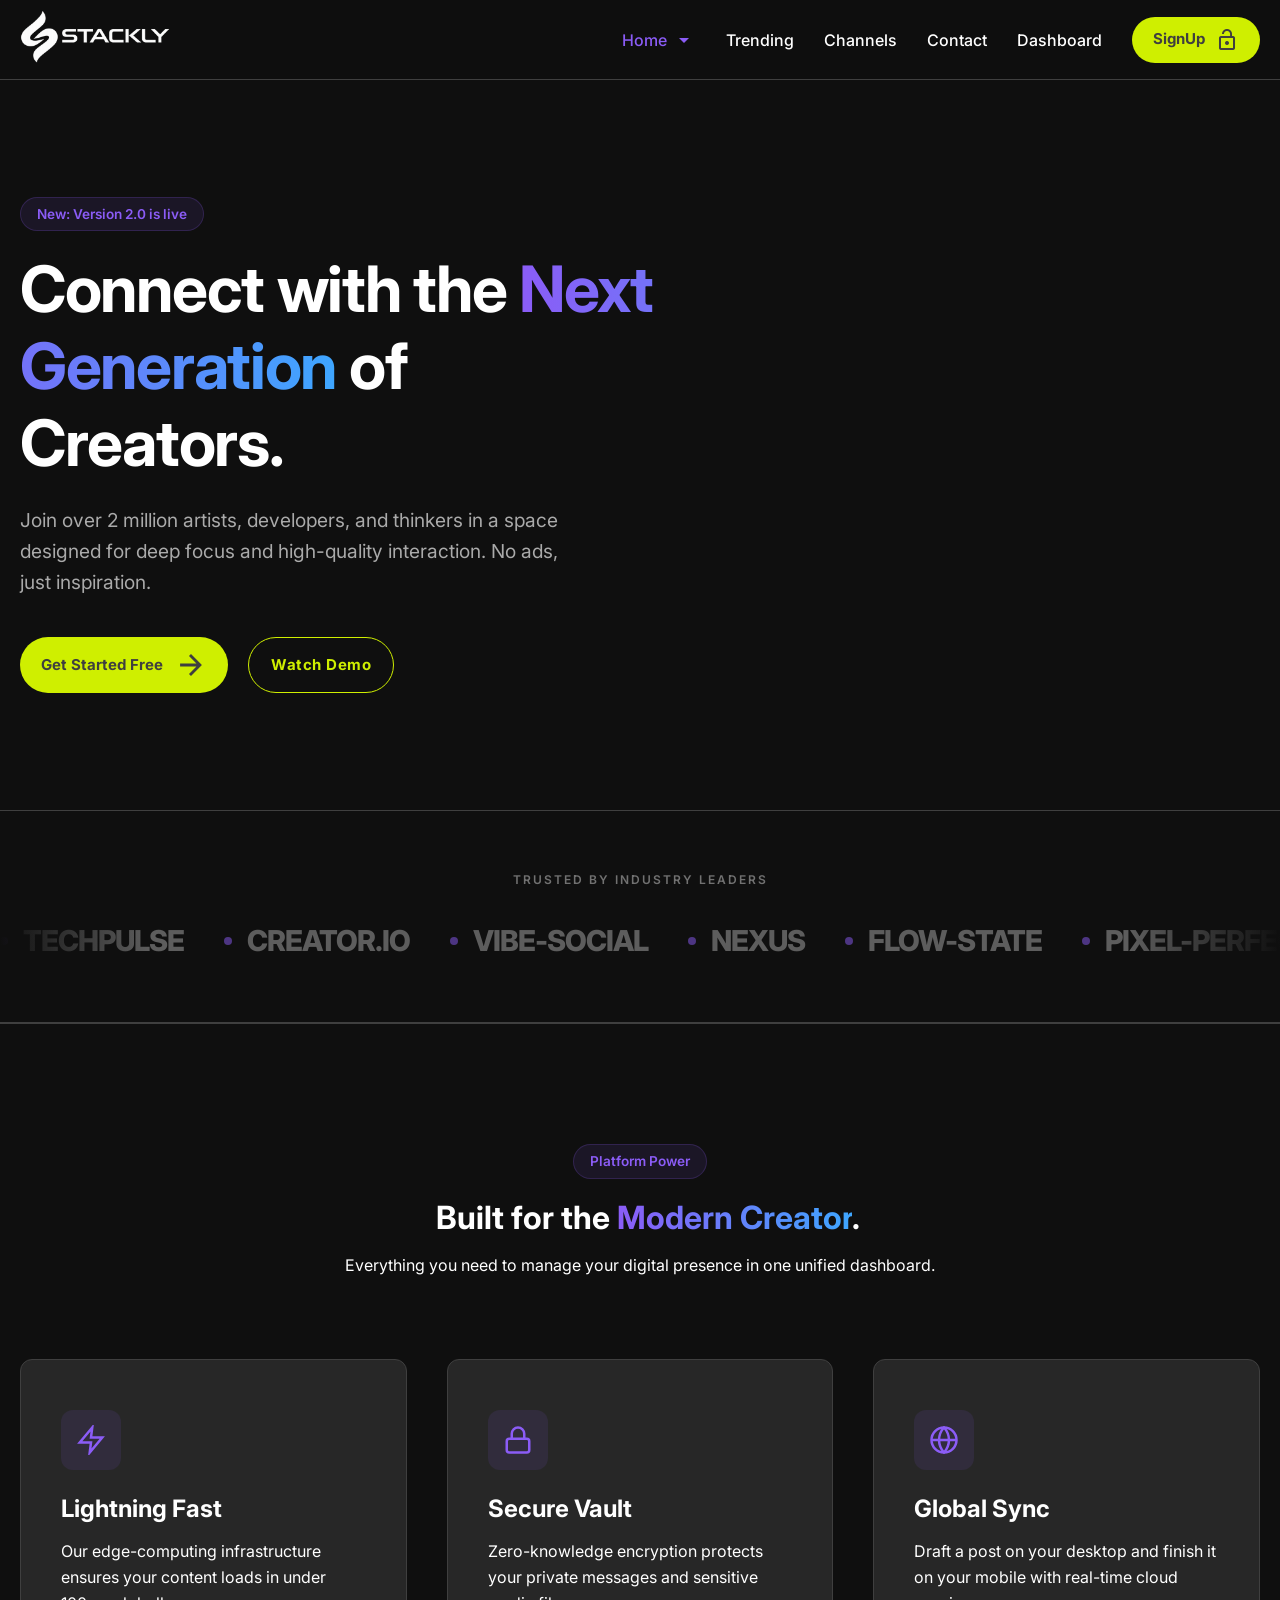
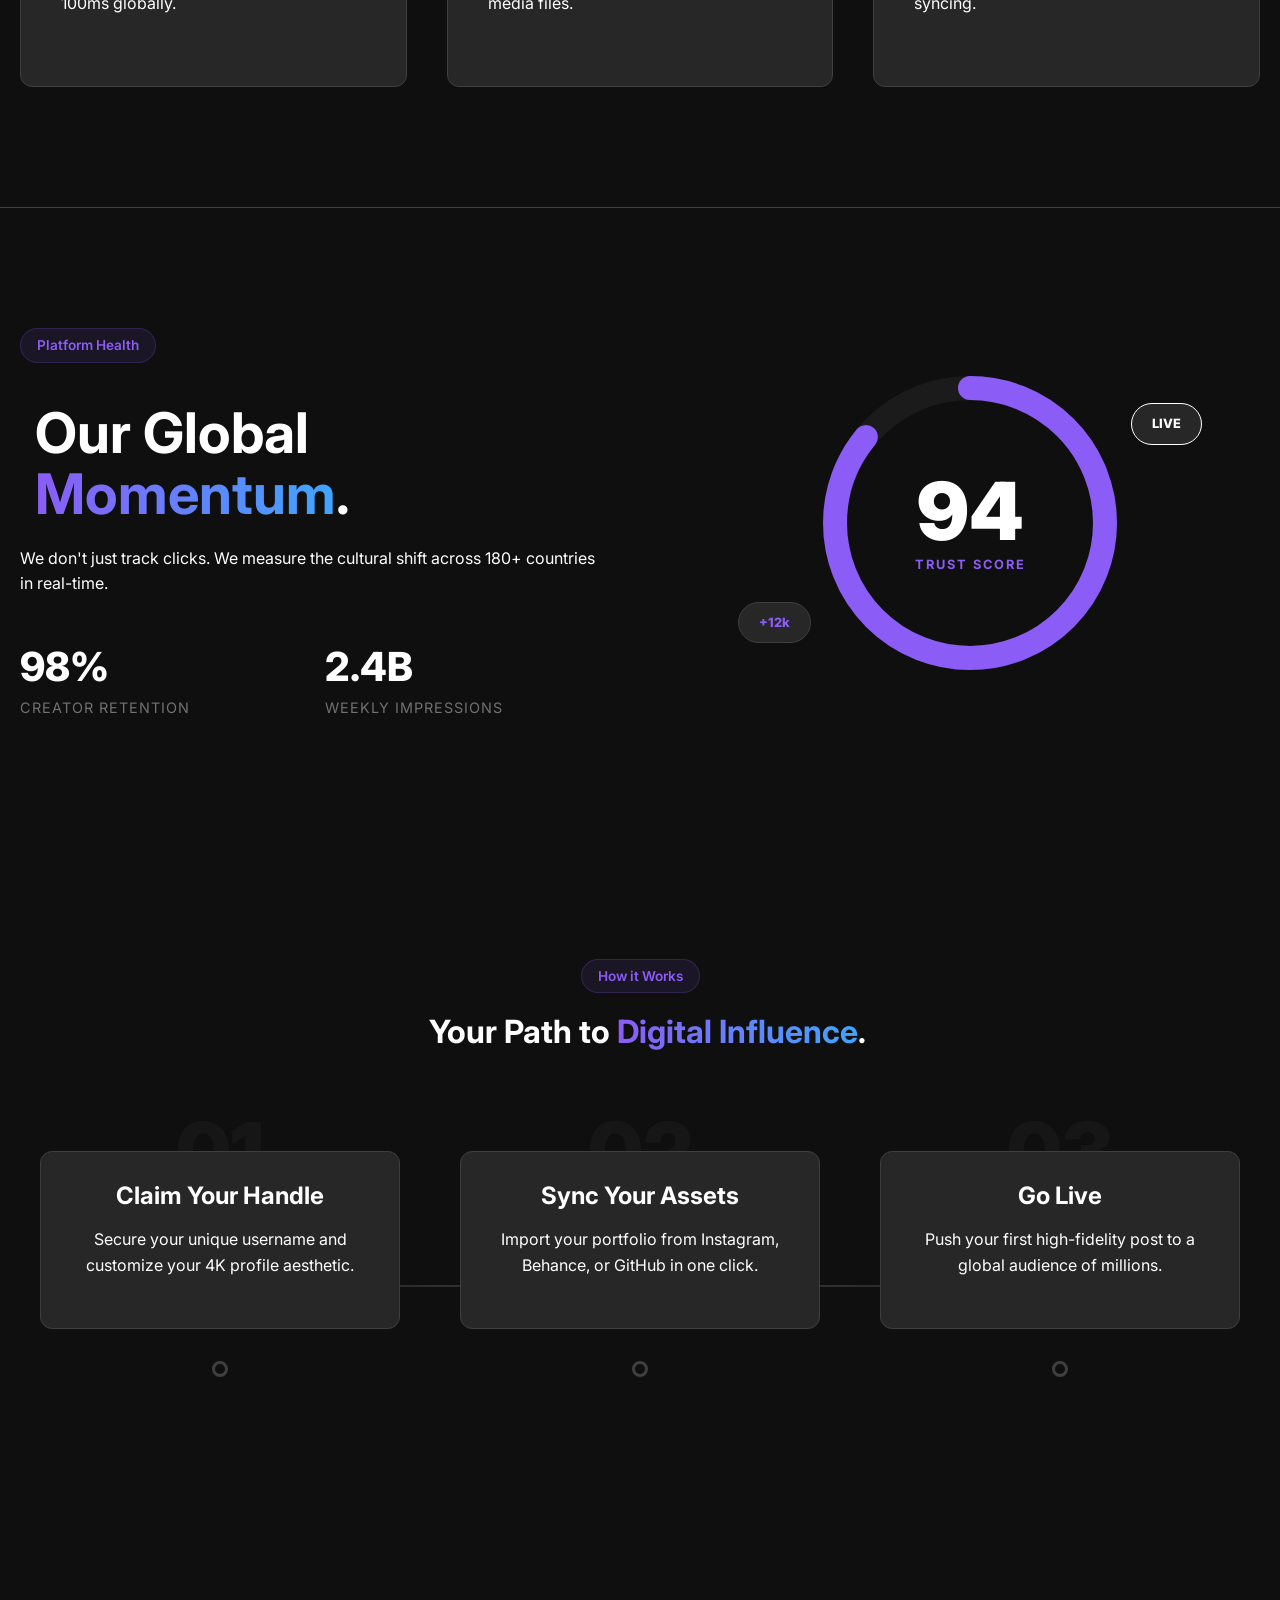
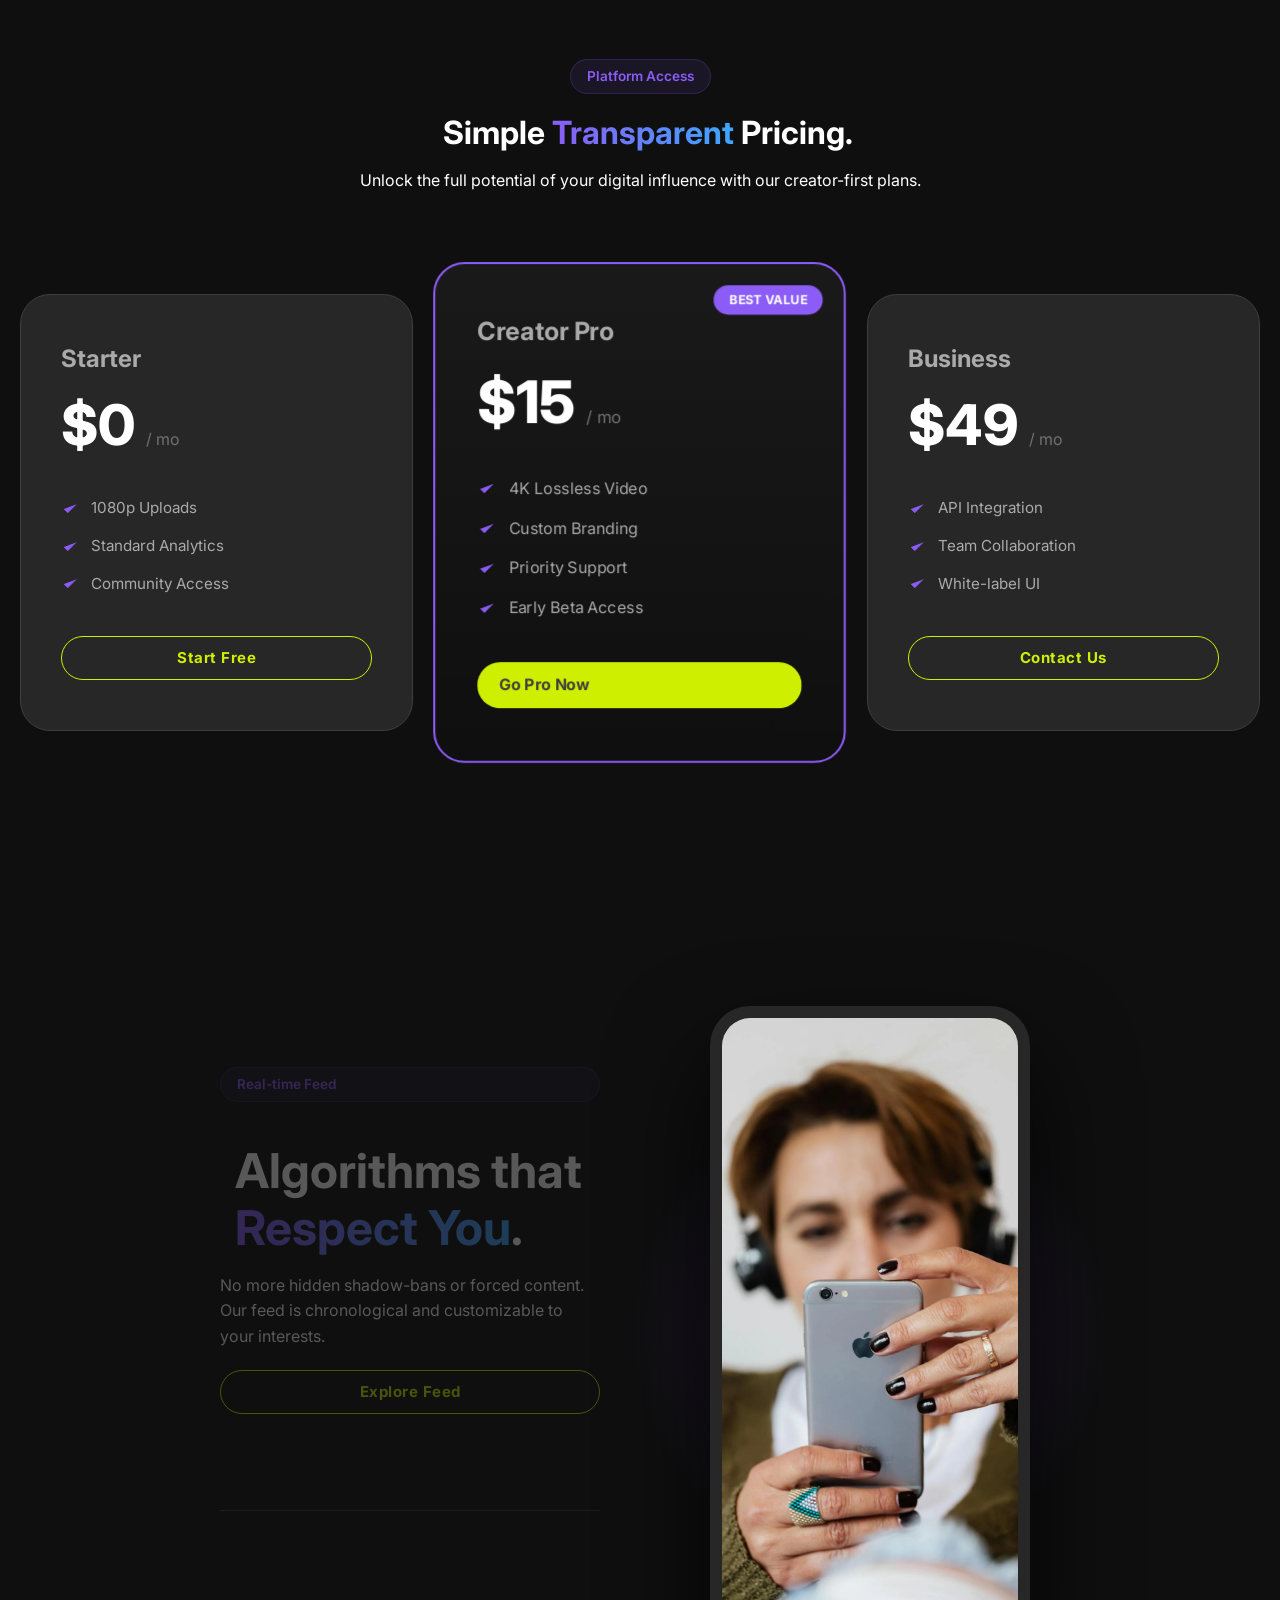
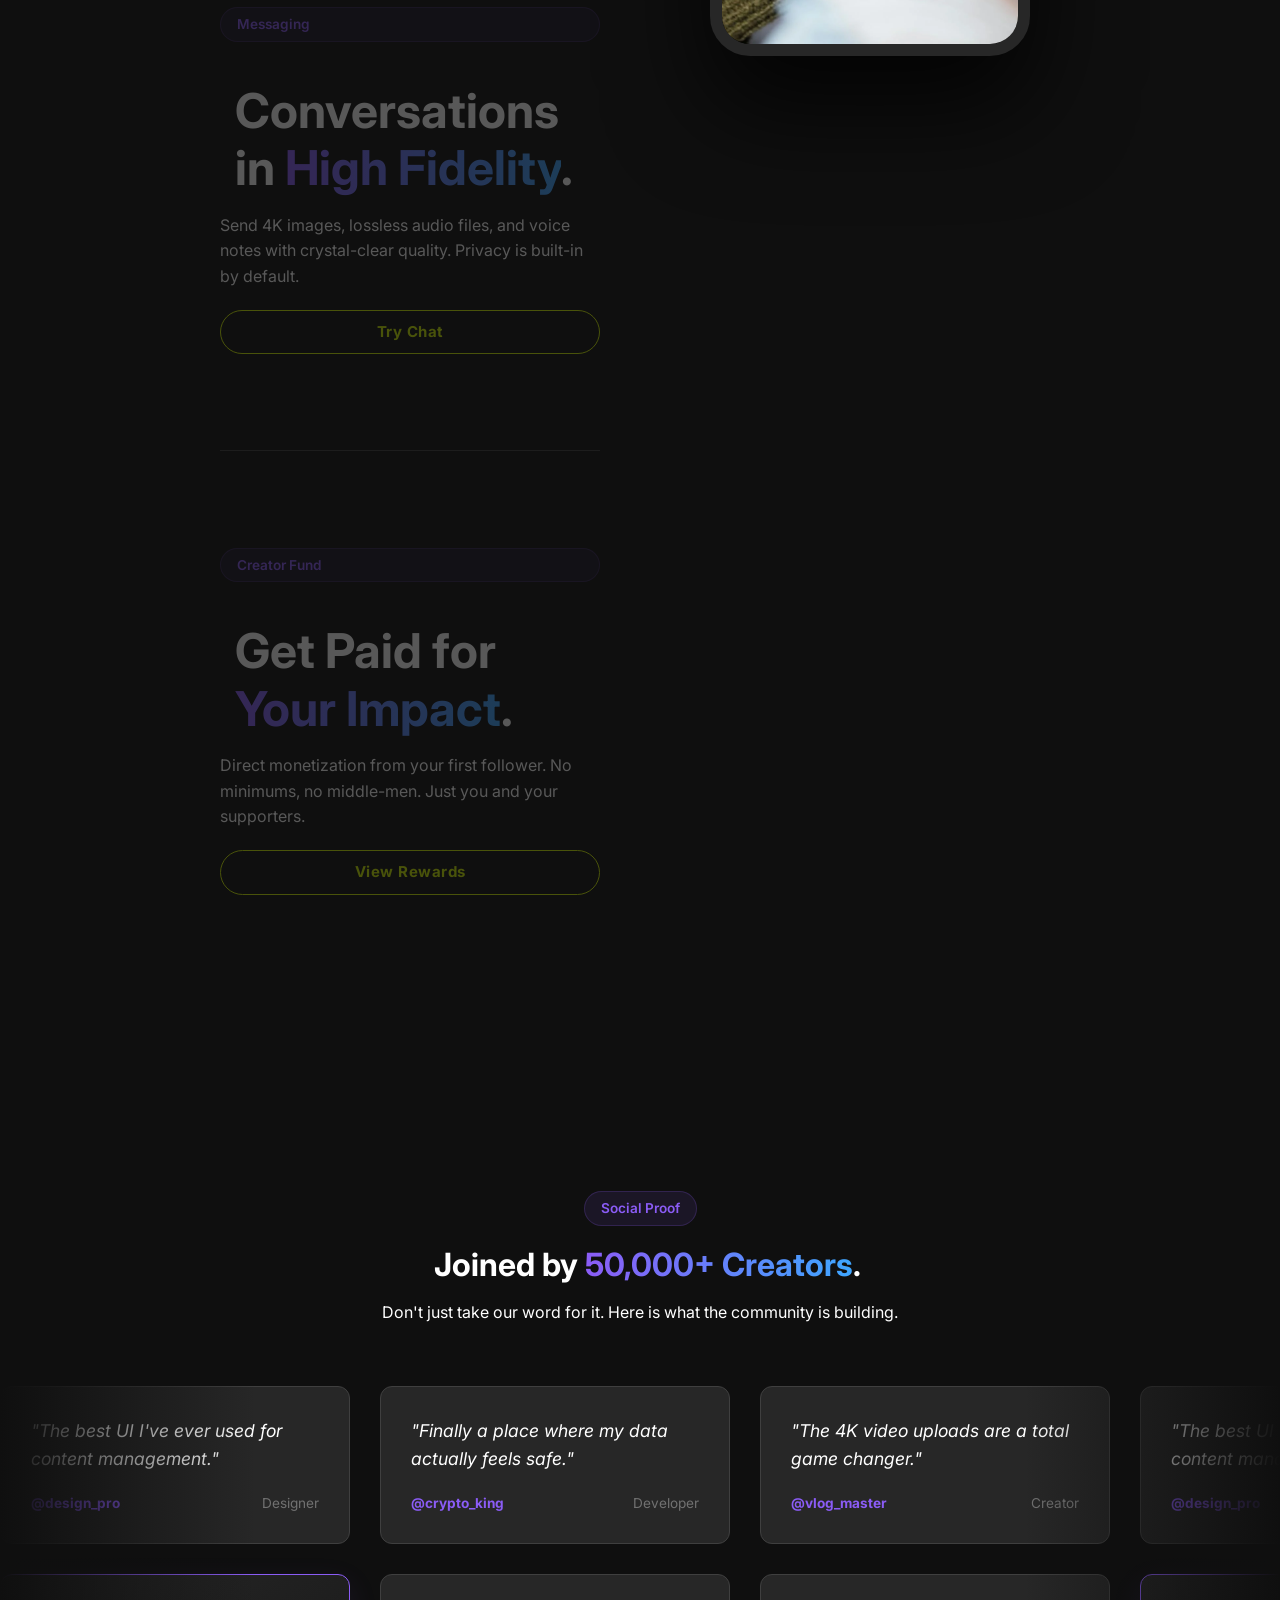
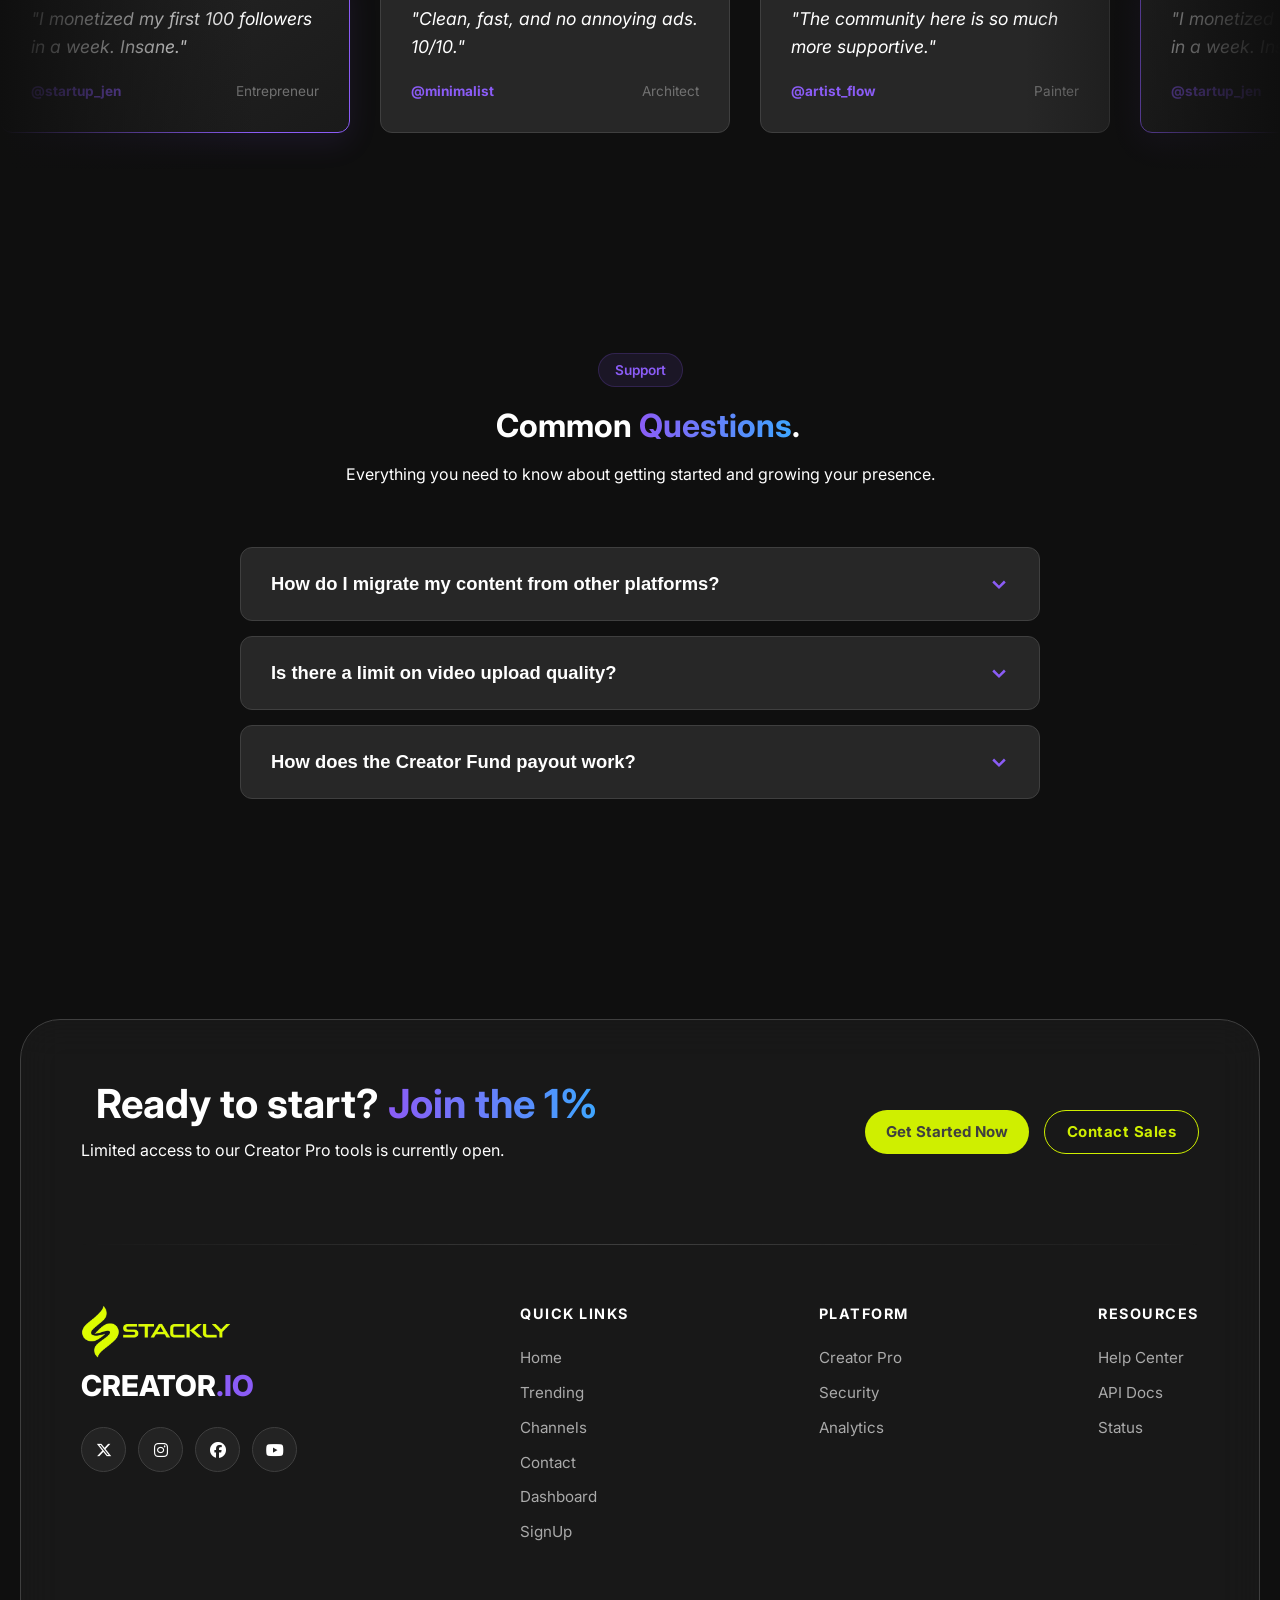
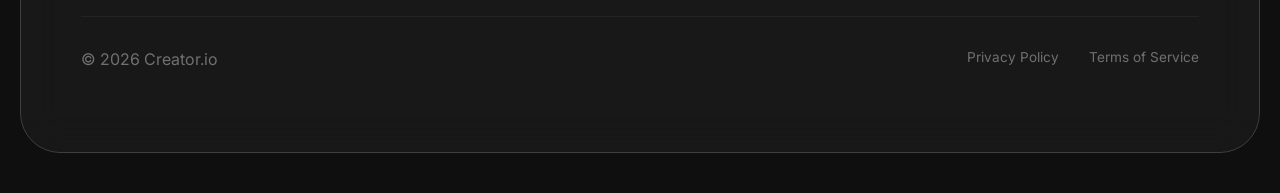
<file: index.html>
<!DOCTYPE html>
<html lang="en">

<head>
    <meta charset="UTF-8">
    <meta name="viewport" content="width=device-width, initial-scale=1.0">
    <title>Social Media</title>
    <link rel="icon" href="./assets/bg remove.webp">

    <!-- Custom CSS -->
    <link rel="stylesheet" href="style.css">
    <link rel="stylesheet" href="./root.css">

    <!-- material icon -->
    <link href="https://fonts.googleapis.com/icon?family=Material+Icons" rel="stylesheet">
    <!-- font awesome icon -->
    <link rel="stylesheet" href="https://cdnjs.cloudflare.com/ajax/libs/font-awesome/6.5.1/css/all.min.css">

    <!-- aos animations -->
    <link href="https://unpkg.com/aos@2.3.4/dist/aos.css" rel="stylesheet">


    <!-- <link
        href="https://fonts.googleapis.com/css2?family=Inter:wght@300;400;500;600;700;800&family=Space+Grotesk:wght@400;500;600;700&display=swap"
        rel="stylesheet"> -->

</head>

<body>

    <header class="main-header">
        <div class="nav-container">
            <div class="logo">
                <a href="index.html"><img src="./assets/white.webp" alt="" width="150px"></a>
            </div>

            <button class="menu-toggle" id="mobile-menu-btn" aria-label="Toggle Menu">
                <span class="bar"></span>
                <span class="bar"></span>
                <span class="bar"></span>
            </button>

            <nav class="nav-menu" id="nav-menu">
                <ul class="nav-list">
                    <li class="dropdown">
                        <div class="home-link">
                            <a href="index.html" class="active nav-link">Home</a>
                            <span class="material-icons dropdown-arrow">arrow_drop_down</span>
                        </div>

                        <ul class="dropdown-menu">
                            <li><a href="./home 2/index.html">Home Style 2</a></li>
                        </ul>
                    </li>
                    <li><a href="trending.html" class="nav-link">Trending</a></li>
                    <li><a href="channel.html" class="nav-link">Channels</a></li>
                    <li><a href="contact.html" class="nav-link">Contact</a></li>
                    <li><a href="dashboard.html" class="nav-link">Dashboard</a></li>
                    <li><a href="signup.html" class="button">SignUp <span class="material-icons">lock_open</span></a>
                    </li>
                </ul>
            </nav>
        </div>
    </header>





    <main>

        <section class="hero-section" data-aos="fade-up">
            <div class="hero-container">
                <div class="hero-content">
                    <span class="badge">New: Version 2.0 is live</span>
                    <h1>Connect with the <span class="text-gradient">Next Generation</span> of Creators.</h1>
                    <p>Join over 2 million artists, developers, and thinkers in a space designed for deep focus and
                        high-quality interaction. No ads, just inspiration.</p>
                    <div class="hero-btns">
                        <a href="./404.html" class="button">
                            Get Started Free
                            <svg viewBox="0 0 24 24" fill="none" stroke="currentColor" stroke-width="2">
                                <path d="M5 12h14M12 5l7 7-7 7" />
                            </svg>
                        </a>
                        <a href="./404.html" class="btn-secondary">Watch Demo</a>
                    </div>
                </div>
                <div class="hero-visual">
                    <div class="glass-card">
                        <video autoplay muted loop playsinline>
                            <source src="./assets/13904472_1280_720_25fps.mp4" type="video/mp4">
                            Your browser does not support the video tag.
                        </video>
                    </div>
                </div>
            </div>
        </section>






        <section class="marquee-section" data-aos="fade-down">
            <div class="marquee-label">Trusted by industry leaders</div>

            <div class="marquee-wrapper">
                <div class="marquee-content">
                    <div class="marquee-item"><span></span> TECHPULSE</div>
                    <div class="marquee-item"><span></span> CREATOR.IO</div>
                    <div class="marquee-item"><span></span> VIBE-SOCIAL</div>
                    <div class="marquee-item"><span></span> NEXUS</div>
                    <div class="marquee-item"><span></span> FLOW-STATE</div>
                    <div class="marquee-item"><span></span> PIXEL-PERFECT</div>
                    <div class="marquee-item"><span></span> TECHPULSE</div>
                    <div class="marquee-item"><span></span> CREATOR.IO</div>
                    <div class="marquee-item"><span></span> VIBE-SOCIAL</div>
                    <div class="marquee-item"><span></span> NEXUS</div>
                    <div class="marquee-item"><span></span> FLOW-STATE</div>
                    <div class="marquee-item"><span></span> PIXEL-PERFECT</div>
                </div>
            </div>
        </section>









        <section class="features-grid-section" data-aos="slide-up">
            <div class="features-header">
                <span class="badge">Platform Power</span>
                <h2>Built for the <span class="text-gradient">Modern Creator</span>.</h2>
                <p>Everything you need to manage your digital presence in one unified dashboard.</p>
            </div>

            <div class="features-grid-container">
                <div class="feature-card">
                    <div class="feature-icon">
                        <svg viewBox="0 0 24 24" fill="none" stroke="currentColor" stroke-width="2">
                            <path d="M13 2L3 14h9l-1 8 10-12h-9l1-8z" />
                        </svg>
                    </div>
                    <h3>Lightning Fast</h3>
                    <p>Our edge-computing infrastructure ensures your content loads in under 100ms globally.</p>
                    <div class="card-glow"></div>
                </div>

                <div class="feature-card">
                    <div class="feature-icon">
                        <svg viewBox="0 0 24 24" fill="none" stroke="currentColor" stroke-width="2">
                            <rect x="3" y="11" width="18" height="11" rx="2" ry="2"></rect>
                            <path d="M7 11V7a5 5 0 0110 0v4"></path>
                        </svg>
                    </div>
                    <h3>Secure Vault</h3>
                    <p>Zero-knowledge encryption protects your private messages and sensitive media files.</p>
                    <div class="card-glow"></div>
                </div>

                <div class="feature-card">
                    <div class="feature-icon">
                        <svg viewBox="0 0 24 24" fill="none" stroke="currentColor" stroke-width="2">
                            <circle cx="12" cy="12" r="10"></circle>
                            <line x1="2" y1="12" x2="22" y2="12"></line>
                            <path
                                d="M12 2a15.3 15.3 0 014 10 15.3 15.3 0 01-4 10 15.3 15.3 0 01-4-10 15.3 15.3 0 014-10z">
                            </path>
                        </svg>
                    </div>
                    <h3>Global Sync</h3>
                    <p>Draft a post on your desktop and finish it on your mobile with real-time cloud syncing.</p>
                    <div class="card-glow"></div>
                </div>
            </div>
        </section>






        <section class="impact-metrics-section" data-aos="slide-down">
            <div class="impact-container">

                <div class="impact-text">
                    <span class="badge">Platform Health</span>
                    <h2>Our Global <br><span class="text-gradient">Momentum</span>.</h2>
                    <p>We don't just track clicks. We measure the cultural shift across 180+ countries in real-time.</p>

                    <div class="impact-grid">
                        <div class="metric-item">
                            <span class="m-val">98%</span>
                            <span class="m-lbl">Creator Retention</span>
                        </div>
                        <div class="metric-item">
                            <span class="m-val">2.4B</span>
                            <span class="m-lbl">Weekly Impressions</span>
                        </div>
                    </div>
                </div>

                <div class="impact-visual">
                    <div class="score-ring-wrapper">
                        <svg class="score-ring" viewBox="0 0 100 100">
                            <circle class="ring-bg" cx="50" cy="50" r="45"></circle>
                            <circle class="ring-fill" cx="50" cy="50" r="45"></circle>
                        </svg>
                        <div class="ring-content">
                            <span class="score-num">94</span>
                            <span class="score-text">Trust Score</span>
                        </div>
                    </div>
                    <div class="data-blob db-1">LIVE</div>
                    <div class="data-blob db-2">+12k</div>
                </div>

            </div>
        </section>








        <section class="journey-section" data-aos="fade-up">
            <div class="journey-header">
                <span class="badge">How it Works</span>
                <h2>Your Path to <span class="text-gradient">Digital Influence</span>.</h2>
            </div>

            <div class="timeline-container">
                <div class="timeline-line"></div>

                <div class="timeline-step">
                    <div class="step-number">01</div>
                    <div class="step-content">
                        <h3>Claim Your Handle</h3>
                        <p>Secure your unique username and customize your 4K profile aesthetic.</p>
                    </div>
                    <div class="step-dot"></div>
                </div>

                <div class="timeline-step">
                    <div class="step-number">02</div>
                    <div class="step-content">
                        <h3>Sync Your Assets</h3>
                        <p>Import your portfolio from Instagram, Behance, or GitHub in one click.</p>
                    </div>
                    <div class="step-dot"></div>
                </div>

                <div class="timeline-step">
                    <div class="step-number">03</div>
                    <div class="step-content">
                        <h3>Go Live</h3>
                        <p>Push your first high-fidelity post to a global audience of millions.</p>
                    </div>
                    <div class="step-dot"></div>
                </div>
            </div>
        </section>





        <section class="premium-pricing" data-aos="zoom-in">
            <div class="pricing-header">
                <span class="badge">Platform Access</span>
                <h2>Simple <span class="text-gradient">Transparent</span> Pricing.</h2>
                <p>Unlock the full potential of your digital influence with our creator-first plans.</p>
            </div>

            <div class="pricing-3d-wrapper">
                <div class="pricing-card-3d">
                    <div class="card-inner">
                        <div class="card-head">
                            <h3>Starter</h3>
                            <div class="price-box">$0 <span>/ mo</span></div>
                        </div>
                        <ul class="feature-list-premium">
                            <li><svg viewBox="0 0 24 24">
                                    <path d="M20 6L9 17l-5-5" />
                                </svg> 1080p Uploads</li>
                            <li><svg viewBox="0 0 24 24">
                                    <path d="M20 6L9 17l-5-5" />
                                </svg> Standard Analytics</li>
                            <li><svg viewBox="0 0 24 24">
                                    <path d="M20 6L9 17l-5-5" />
                                </svg> Community Access</li>
                        </ul>
                        <a href="./404.html" class="btn-secondary">Start Free</a>
                    </div>
                </div>

                <div class="pricing-card-3d featured">
                    <div class="card-inner">
                        <div class="popular-badge">Best Value</div>
                        <div class="card-head">
                            <h3>Creator Pro</h3>
                            <div class="price-box">$15 <span>/ mo</span></div>
                        </div>
                        <ul class="feature-list-premium">
                            <li><svg viewBox="0 0 24 24">
                                    <path d="M20 6L9 17l-5-5" />
                                </svg> 4K Lossless Video</li>
                            <li><svg viewBox="0 0 24 24">
                                    <path d="M20 6L9 17l-5-5" />
                                </svg> Custom Branding</li>
                            <li><svg viewBox="0 0 24 24">
                                    <path d="M20 6L9 17l-5-5" />
                                </svg> Priority Support</li>
                            <li><svg viewBox="0 0 24 24">
                                    <path d="M20 6L9 17l-5-5" />
                                </svg> Early Beta Access</li>
                        </ul>
                        <a href="./404.html" class="button">Go Pro Now</a>
                        <div class="glow-effect"></div>
                    </div>
                </div>

                <div class="pricing-card-3d">
                    <div class="card-inner">
                        <div class="card-head">
                            <h3>Business</h3>
                            <div class="price-box">$49 <span>/ mo</span></div>
                        </div>
                        <ul class="feature-list-premium">
                            <li><svg viewBox="0 0 24 24">
                                    <path d="M20 6L9 17l-5-5" />
                                </svg> API Integration</li>
                            <li><svg viewBox="0 0 24 24">
                                    <path d="M20 6L9 17l-5-5" />
                                </svg> Team Collaboration</li>
                            <li><svg viewBox="0 0 24 24">
                                    <path d="M20 6L9 17l-5-5" />
                                </svg> White-label UI</li>
                        </ul>
                         <a href="./404.html" class="btn-secondary">Contact Us</a>
                    </div>
                </div>
            </div>
        </section>






        <section class="reveal-section" data-aos="fade-up">
            <div class="reveal-container">
                <div class="reveal-content">
                    <div class="reveal-item" data-step="1">
                        <span class="badge">Real-time Feed</span>
                        <h2>Algorithms that <span class="text-gradient">Respect You</span>.</h2>
                        <p>No more hidden shadow-bans or forced content. Our feed is chronological and customizable to
                            your interests.</p>
                        <a href="./404.html" class="btn-secondary">Explore Feed</a>
                    </div>

                    <div class="reveal-item" data-step="2">
                        <span class="badge">Messaging</span>
                        <h2>Conversations in <span class="text-gradient">High Fidelity</span>.</h2>
                        <p>Send 4K images, lossless audio files, and voice notes with crystal-clear quality. Privacy is
                            built-in by default.</p>
                        <a href="./404.html" class="btn-secondary">Try Chat</a>
                    </div>

                    <div class="reveal-item" data-step="3">
                        <span class="badge">Creator Fund</span>
                        <h2>Get Paid for <span class="text-gradient">Your Impact</span>.</h2>
                        <p>Direct monetization from your first follower. No minimums, no middle-men. Just you and your
                            supporters.</p>
                        <a href="./404.html" class="btn-secondary">View Rewards</a>
                    </div>
                </div>

                <div class="reveal-visual">
                    <div class="phone-mockup">
                        <div class="phone-screen">
                            <img src="./assets/hero.webp" alt="App UI" id="phone-img">
                        </div>
                        <div class="phone-button"></div>
                    </div>
                    <div class="visual-glow"></div>
                </div>
            </div>
        </section>








        <section class="testimonial-wall-section" data-aos="fade-down">
            <div class="wall-header">
                <span class="badge">Social Proof</span>
                <h2>Joined by <span class="text-gradient">50,000+ Creators</span>.</h2>
                <p>Don't just take our word for it. Here is what the community is building.</p>
            </div>

            <div class="wall-container">
                <div class="wall-track track-right">
                    <div class="wall-group">
                        <div class="wall-card">
                            <p>"The best UI I've ever used for content management."</p>
                            <div class="wall-user"><strong>@design_pro</strong> <span>Designer</span></div>
                        </div>
                        <div class="wall-card">
                            <p>"Finally a place where my data actually feels safe."</p>
                            <div class="wall-user"><strong>@crypto_king</strong> <span>Developer</span></div>
                        </div>
                        <div class="wall-card">
                            <p>"The 4K video uploads are a total game changer."</p>
                            <div class="wall-user"><strong>@vlog_master</strong> <span>Creator</span></div>
                        </div>
                    </div>
                    <div class="wall-group">
                        <div class="wall-card">
                            <p>"The best UI I've ever used for content management."</p>
                            <div class="wall-user"><strong>@design_pro</strong> <span>Designer</span></div>
                        </div>
                        <div class="wall-card">
                            <p>"Finally a place where my data actually feels safe."</p>
                            <div class="wall-user"><strong>@crypto_king</strong> <span>Developer</span></div>
                        </div>
                        <div class="wall-card">
                            <p>"The 4K video uploads are a total game changer."</p>
                            <div class="wall-user"><strong>@vlog_master</strong> <span>Creator</span></div>
                        </div>
                    </div>
                </div>

                <div class="wall-track track-left">
                    <div class="wall-group">
                        <div class="wall-card highlight">
                            <p>"I monetized my first 100 followers in a week. Insane."</p>
                            <div class="wall-user"><strong>@startup_jen</strong> <span>Entrepreneur</span></div>
                        </div>
                        <div class="wall-card">
                            <p>"Clean, fast, and no annoying ads. 10/10."</p>
                            <div class="wall-user"><strong>@minimalist</strong> <span>Architect</span></div>
                        </div>
                        <div class="wall-card">
                            <p>"The community here is so much more supportive."</p>
                            <div class="wall-user"><strong>@artist_flow</strong> <span>Painter</span></div>
                        </div>
                    </div>
                    <div class="wall-group">
                        <div class="wall-card highlight">
                            <p>"I monetized my first 100 followers in a week. Insane."</p>
                            <div class="wall-user"><strong>@startup_jen</strong> <span>Entrepreneur</span></div>
                        </div>
                        <div class="wall-card">
                            <p>"Clean, fast, and no annoying ads. 10/10."</p>
                            <div class="wall-user"><strong>@minimalist</strong> <span>Architect</span></div>
                        </div>
                        <div class="wall-card">
                            <p>"The community here is so much more supportive."</p>
                            <div class="wall-user"><strong>@artist_flow</strong> <span>Painter</span></div>
                        </div>
                    </div>
                </div>
            </div>
        </section>










        <section class="faq-section" data-aos="slide-up">
            <div class="faq-header">
                <span class="badge">Support</span>
                <h2>Common <span class="text-gradient">Questions</span>.</h2>
                <p>Everything you need to know about getting started and growing your presence.</p>
            </div>

            <div class="faq-container">
                <div class="faq-item">
                    <button class="faq-question">
                        <span>How do I migrate my content from other platforms?</span>
                        <svg viewBox="0 0 24 24" fill="none" stroke="currentColor" stroke-width="3">
                            <path d="M19 9l-7 7-7-7" />
                        </svg>
                    </button>
                    <div class="faq-answer">
                        <p>We offer a one-click import tool for Instagram, Behance, and GitHub. Our AI will
                            automatically categorize your portfolio and maintain your high-resolution metadata.</p>
                    </div>
                </div>

                <div class="faq-item">
                    <button class="faq-question">
                        <span>Is there a limit on video upload quality?</span>
                        <svg viewBox="0 0 24 24" fill="none" stroke="currentColor" stroke-width="3">
                            <path d="M19 9l-7 7-7-7" />
                        </svg>
                    </button>
                    <div class="faq-answer">
                        <p>Free users can upload up to 1080p. Creator Pro and Agency members enjoy 4K Pro-Res uploads
                            with lossless audio compression for the ultimate viewing experience.</p>
                    </div>
                </div>

                <div class="faq-item">
                    <button class="faq-question">
                        <span>How does the Creator Fund payout work?</span>
                        <svg viewBox="0 0 24 24" fill="none" stroke="currentColor" stroke-width="3">
                            <path d="M19 9l-7 7-7-7" />
                        </svg>
                    </button>
                    <div class="faq-answer">
                        <p>Payouts are processed weekly via Stripe or Crypto. We take a flat 5% platform fee, meaning
                            95% of your earnings go directly into your pocket.</p>
                    </div>
                </div>
            </div>
        </section>






    </main>





    <footer class="glass-footer">
        <div class="footer-wrapper">
            <div class="footer-cta-minimal">
                <div class="cta-text">

                    <h2>Ready to start? <span class="text-gradient">Join the 1%</span></h2>
                    <p>Limited access to our Creator Pro tools is currently open.</p>
                </div>
                <div class="cta-actions">
                    <a href="./404.html" class="button">Get Started Now</a>
                    <a href="./404.html" class="btn-secondary">Contact Sales</a>
                </div>
            </div>

            <div class="footer-divider"></div>

            <div class="footer-main-grid">

                <div class="brand-zone">
                    <a href="index.html">
                        <img src="./assets/yellow.webp" alt="logo" width="150px">
                    </a>
                    <div class="footer-logo">CREATOR<span>.IO</span></div>
                    <div class="social-pills">
                        <a href="./404.html" class="pill">
                            <i class="fa-brands fa-x-twitter"></i>
                        </a>
                        <a href="./404.html" class="pill">
                            <i class="fa-brands fa-instagram"></i>
                        </a>
                        <a href="./404.html" class="pill">
                            <i class="fa-brands fa-facebook"></i>
                        </a>
                        <a href="./404.html" class="pill">
                            <i class="fa-brands fa-youtube"></i>
                        </a>

                    </div>
                </div>

                <div class="links-zone">
                    <div class="link-col">
                        <h4>Quick Links</h4>
                        <a href="index.html">Home</a>
                        <a href="trending.html">Trending</a>
                        <a href="channel.html">Channels</a>
                        <a href="contact.html">Contact</a>
                        <a href="dashboard.html">Dashboard</a>
                        <a href="signup.html">SignUp</a>
                    </div>
                    <div class="link-col">
                        <h4>Platform</h4>
                        <a href="./404.html">Creator Pro</a>
                        <a href="./404.html">Security</a>
                        <a href="./404.html">Analytics</a>
                    </div>
                    <div class="link-col">
                        <h4>Resources</h4>
                        <a href="./404.html">Help Center</a>
                        <a href="./404.html">API Docs</a>
                        <a href="./404.html">Status</a>
                    </div>
                </div>
            </div>

            <div class="footer-legal">
                <p>&copy; 2026 Creator.io</p>
                <div class="legal-links">
                    <a href="./404.html">Privacy Policy</a>
                    <a href="./404.html">Terms of Service</a>
                </div>
            </div>
        </div>
    </footer>


    <script src="script.js"></script>

    <script src="https://unpkg.com/aos@2.3.4/dist/aos.js"></script>

    <script>
        AOS.init({
            duration: 900,
            easing: 'ease-in-out',
            once: true,
        });
    </script>


</body>

</html>
</file>
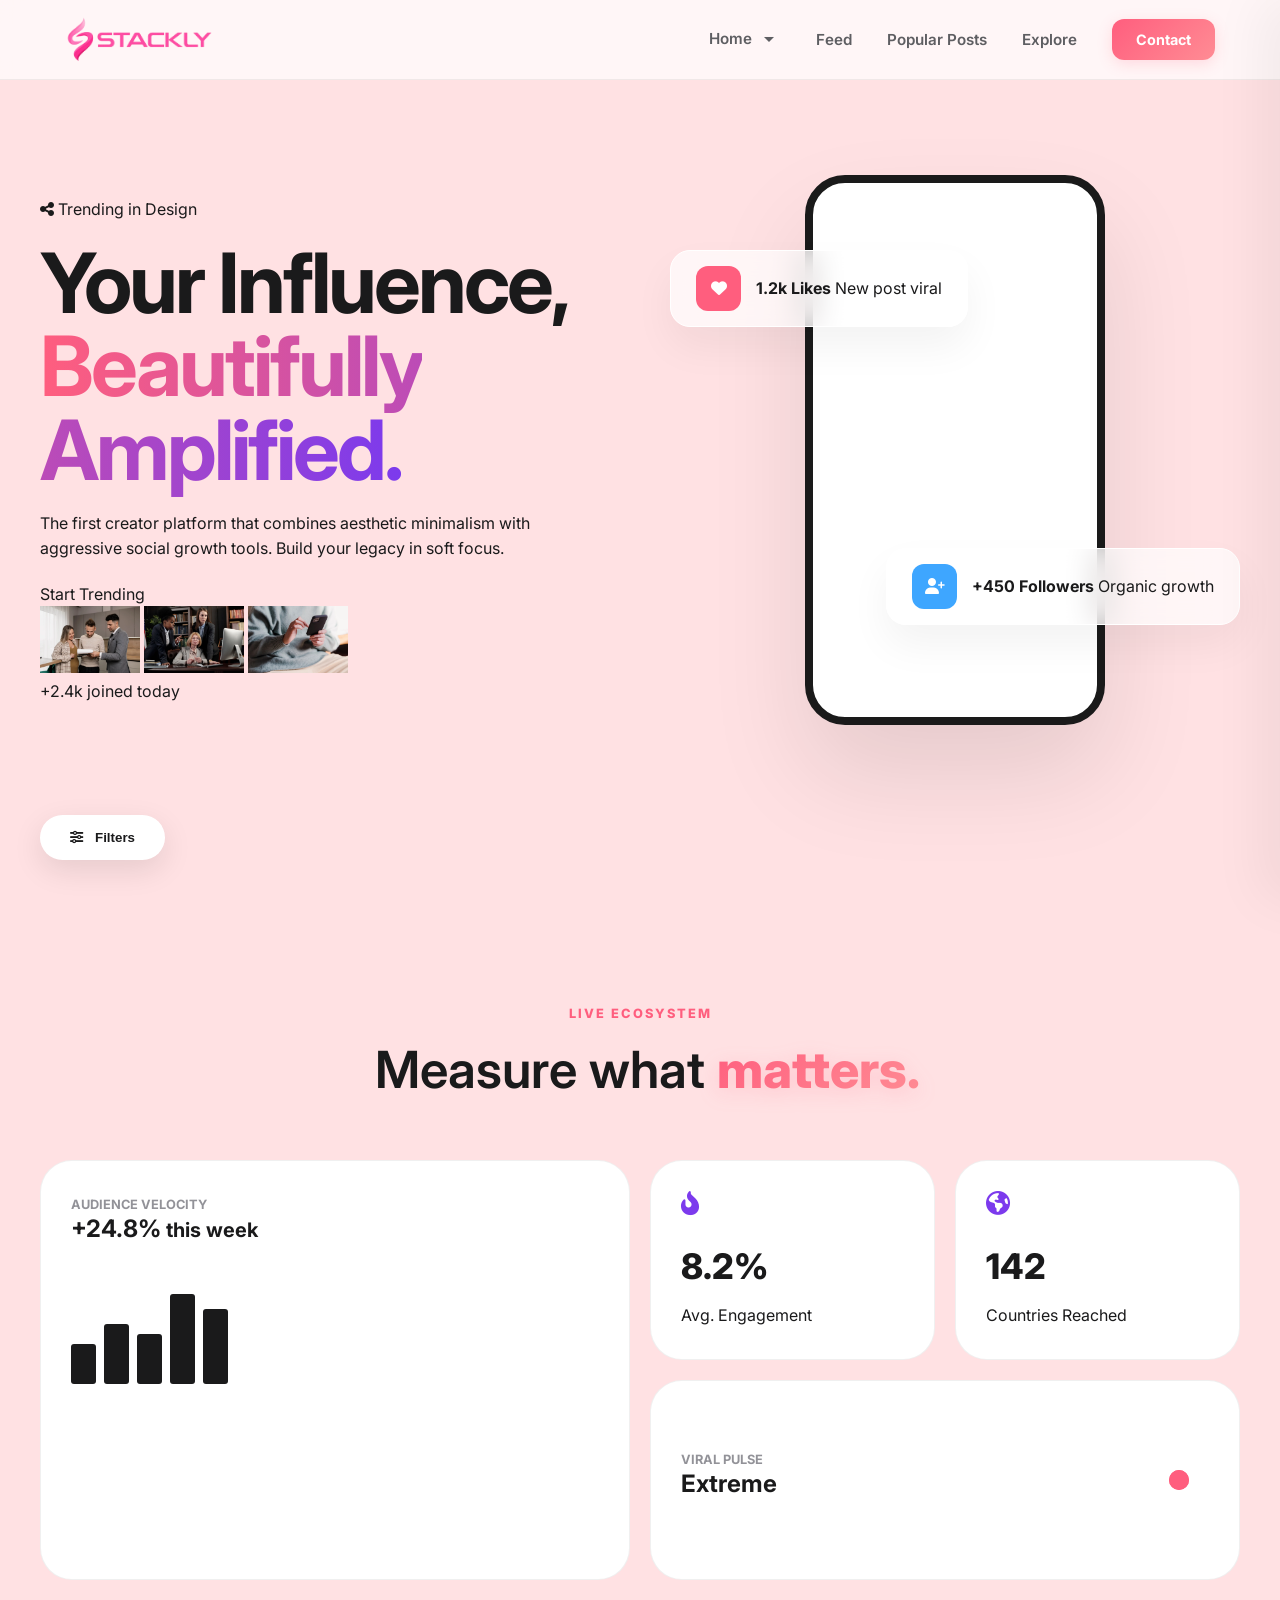
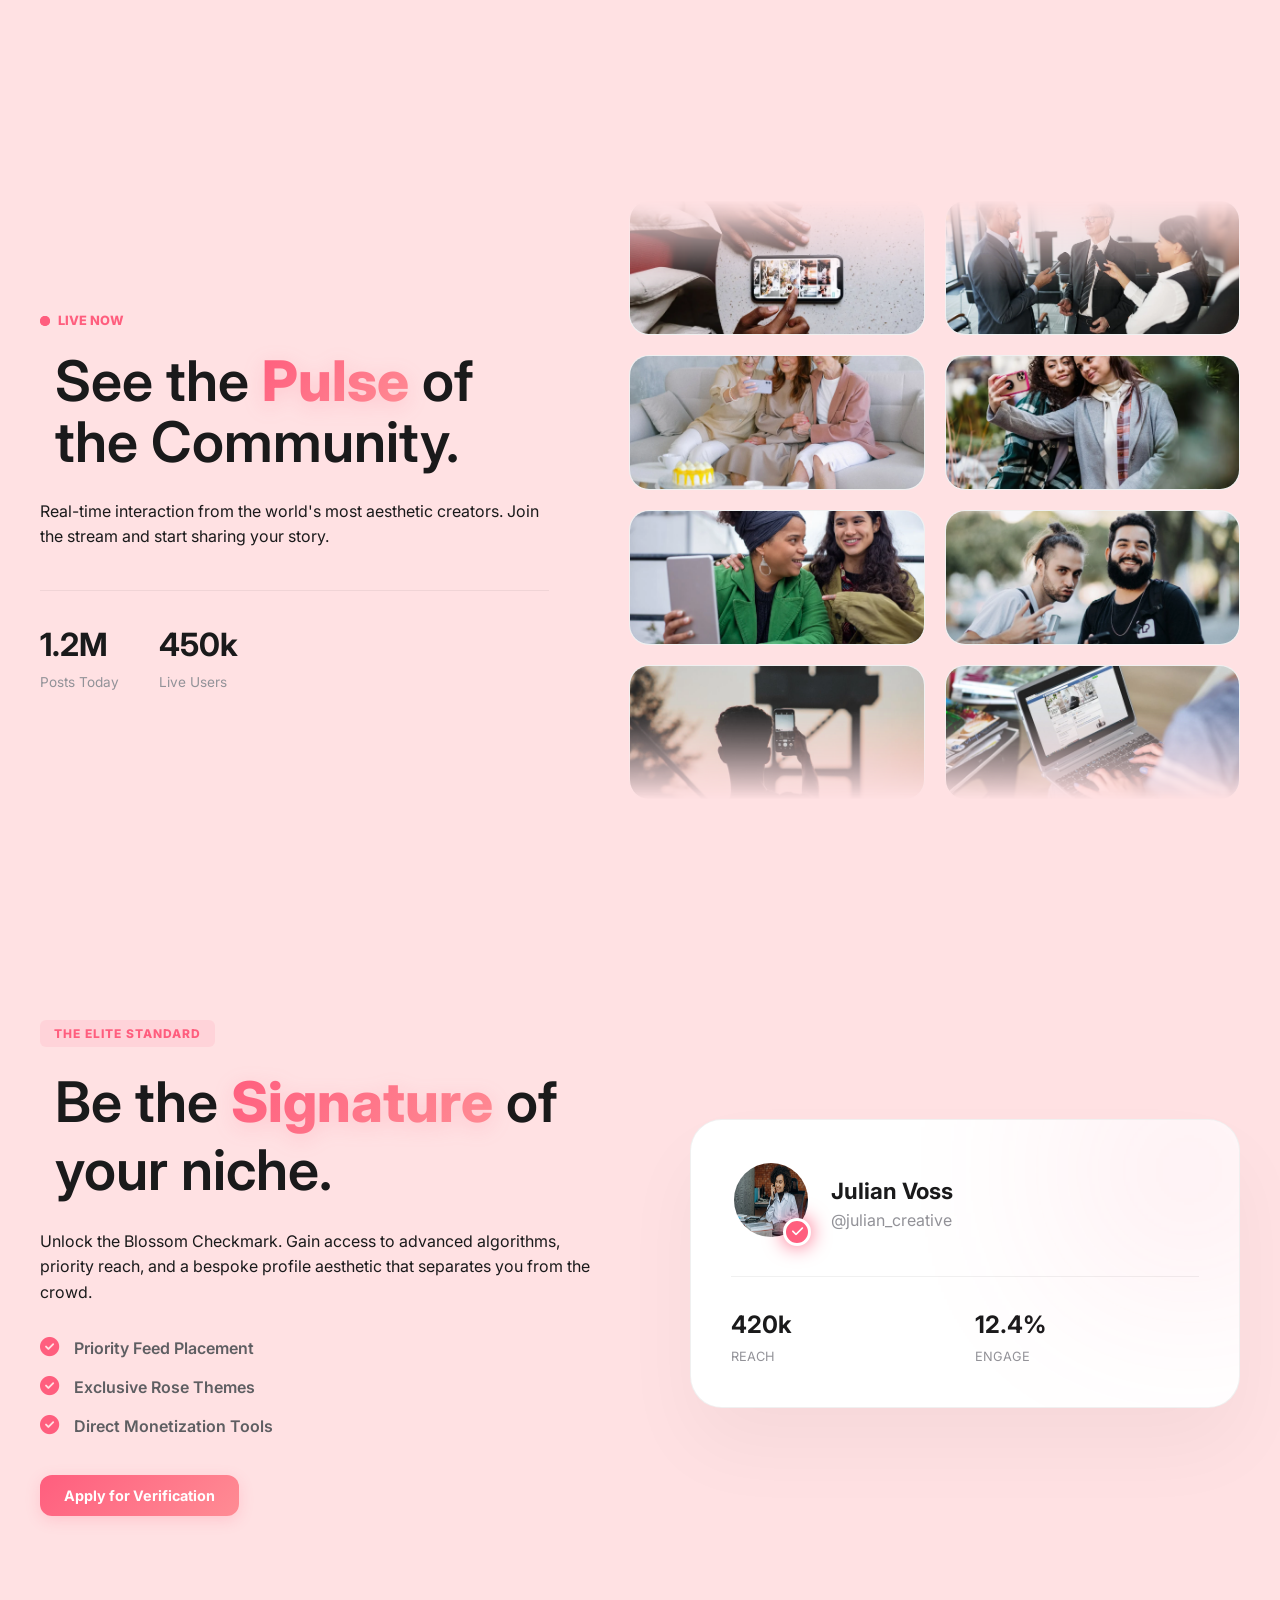
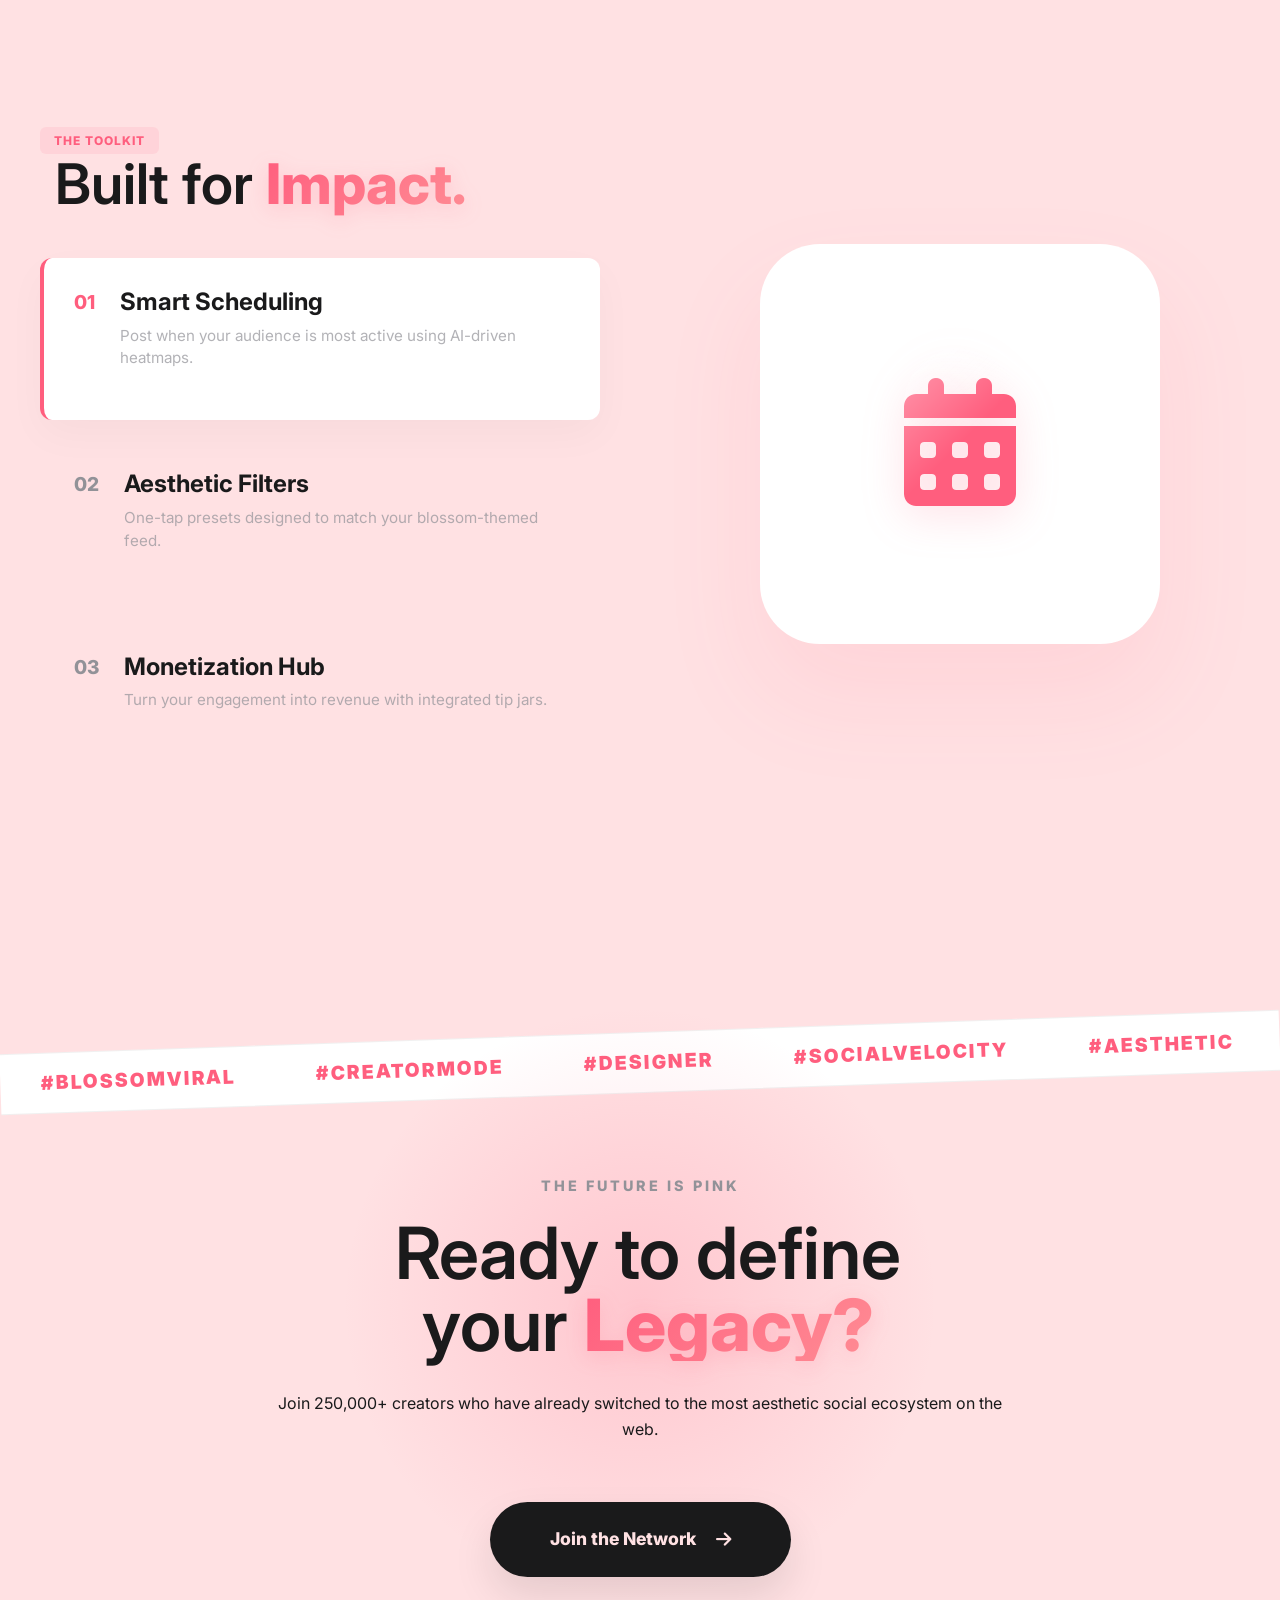
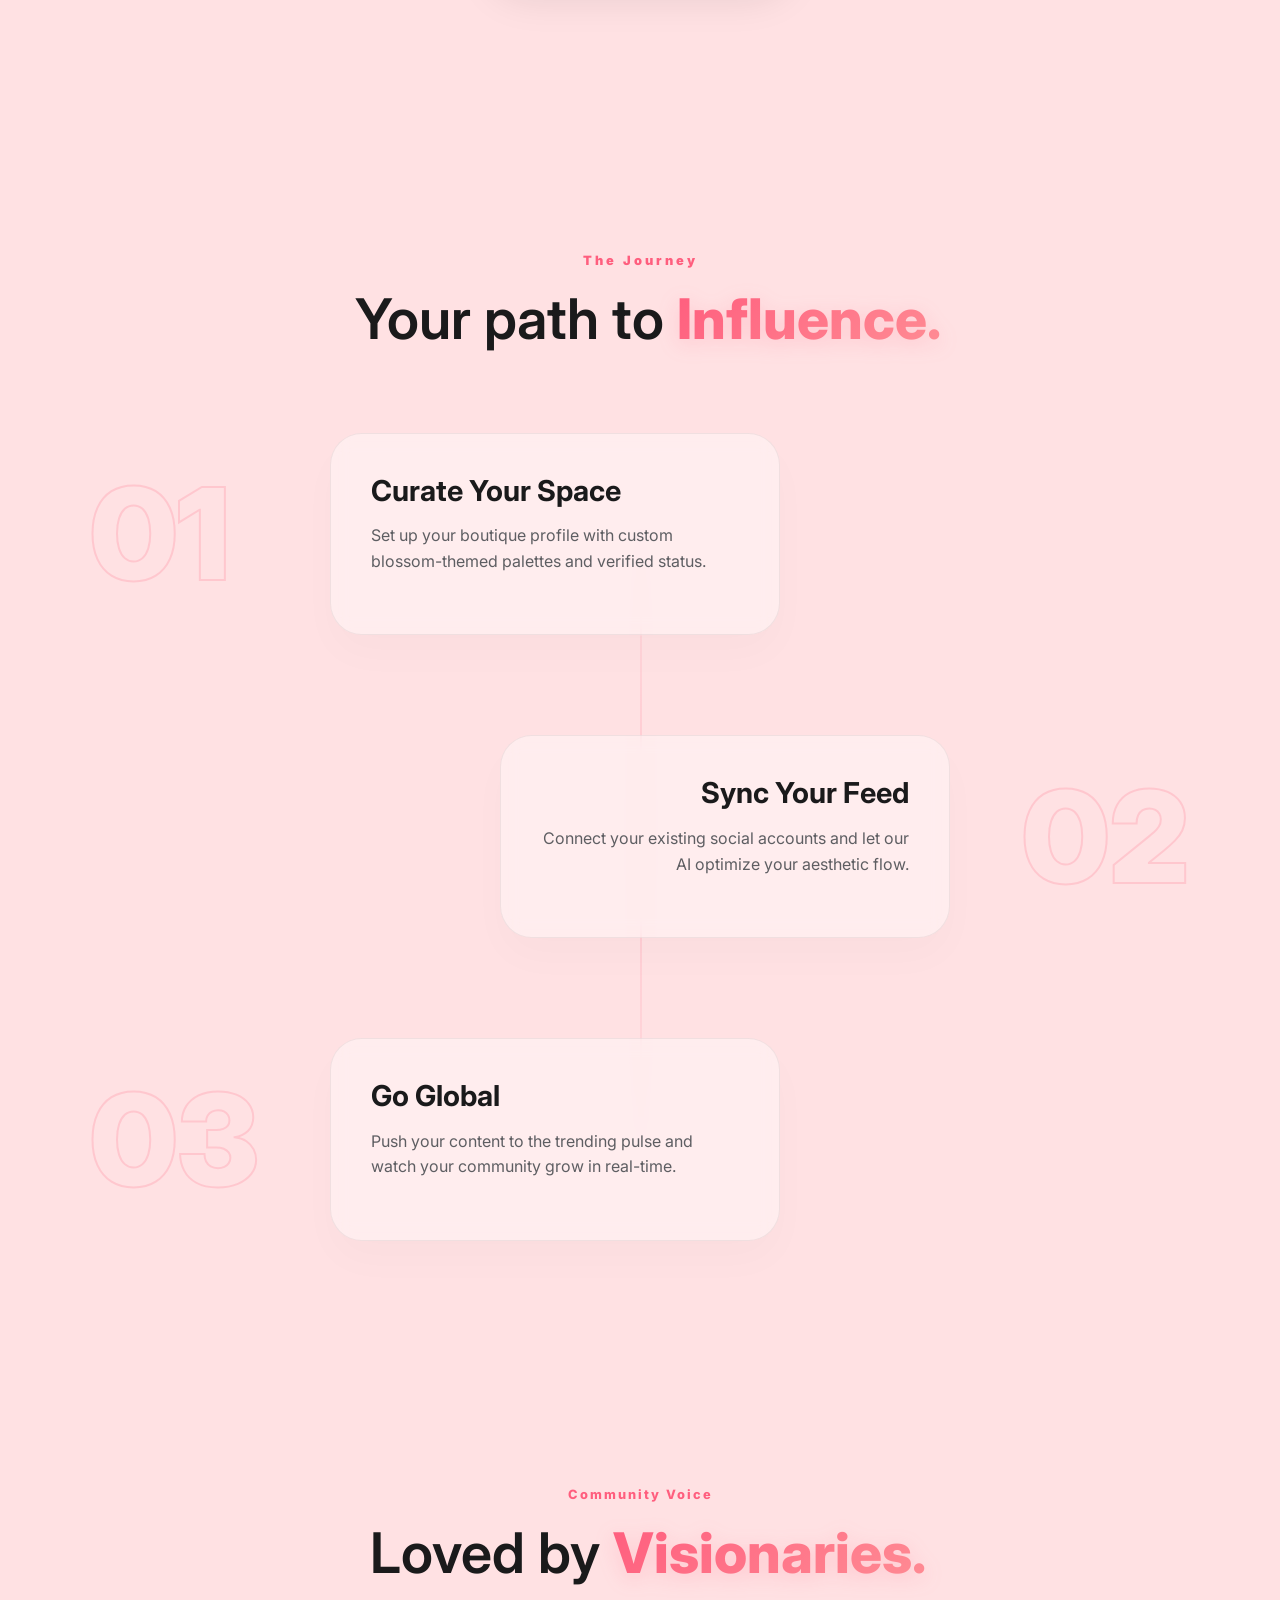
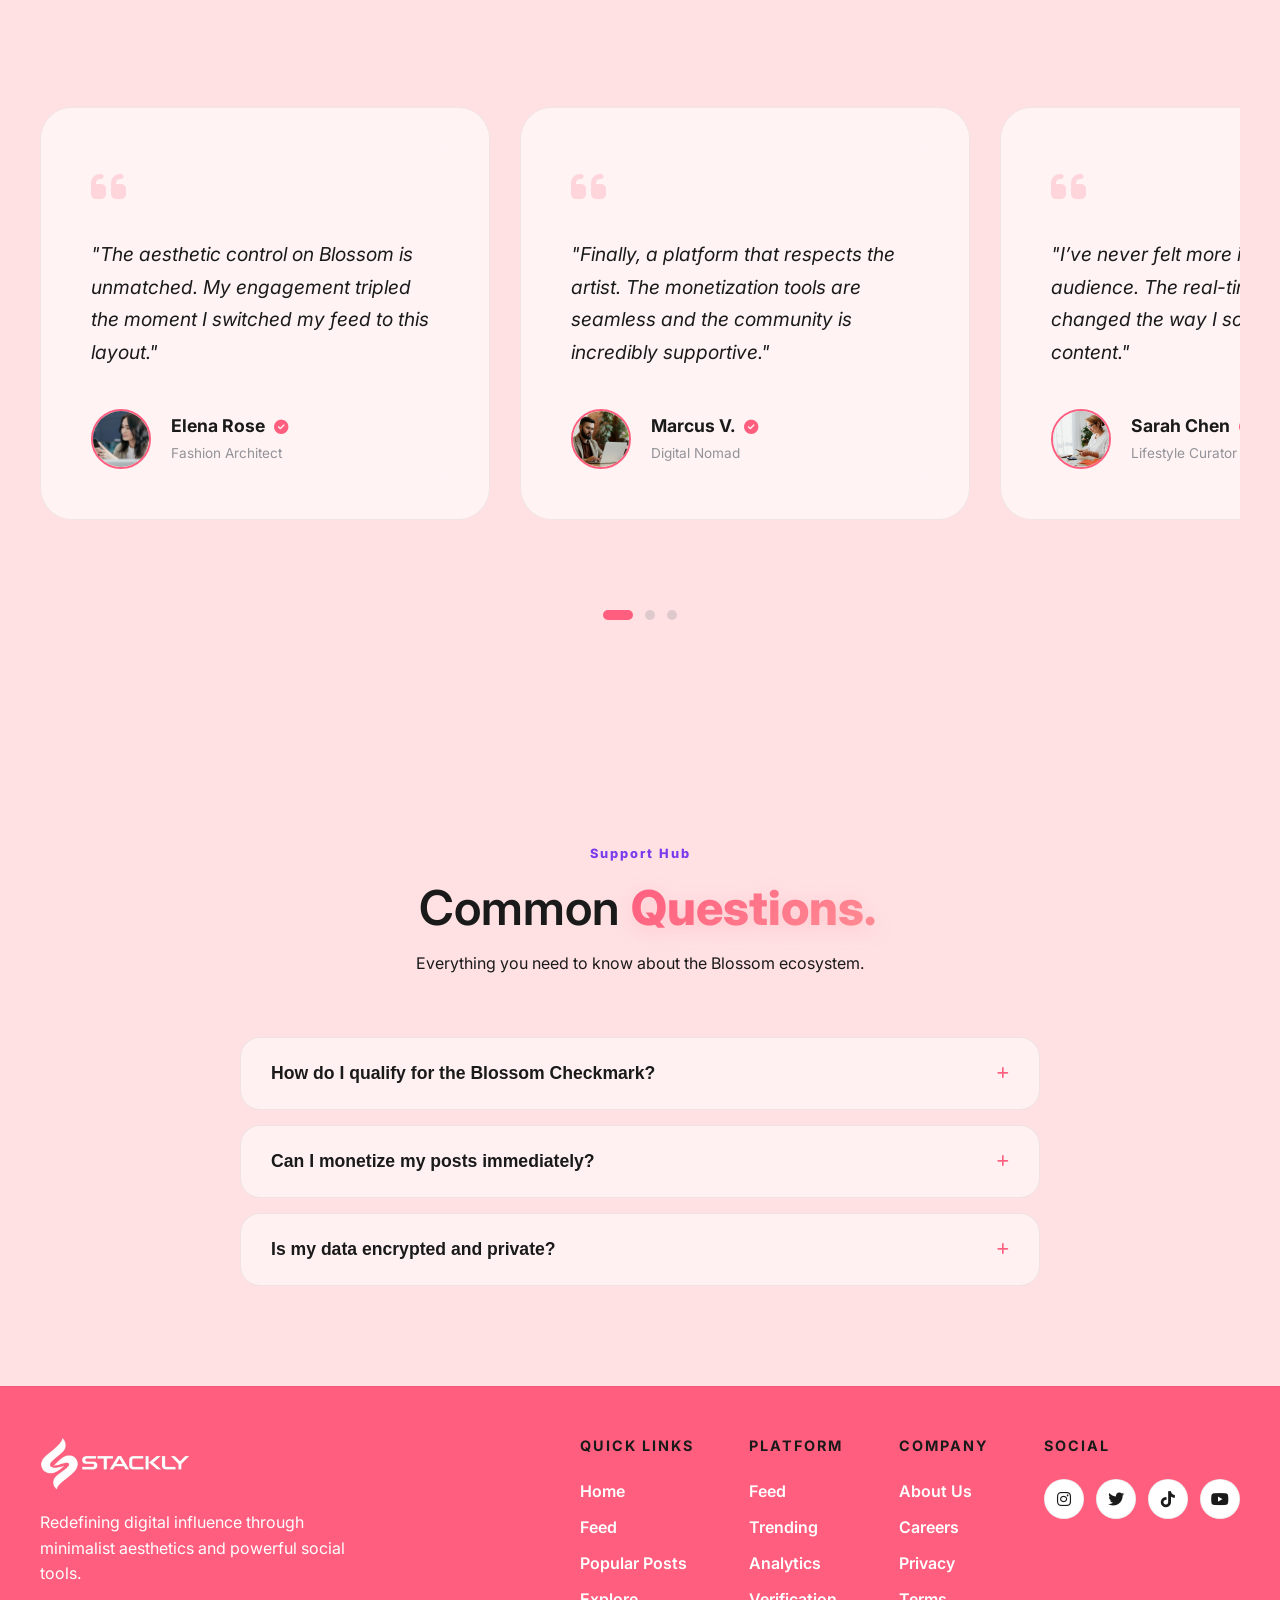
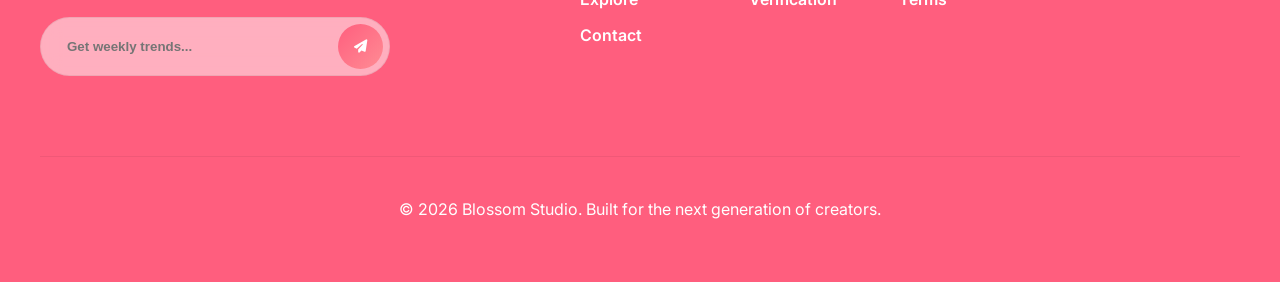
<file: home 2/index.html>
<!DOCTYPE html>
<html lang="en">

<head>
    <meta charset="UTF-8">
    <meta name="viewport" content="width=device-width, initial-scale=1.0">
    <title>Social Media</title>
    <link rel="icon" href="../assets/bg remove.webp">

    <!-- Custom CSS -->
    <link rel="stylesheet" href="style.css">
    <link rel="stylesheet" href="./root.css">

    <!-- material icon -->
    <link href="https://fonts.googleapis.com/icon?family=Material+Icons" rel="stylesheet">
    <!-- font awesome icon -->
    <link rel="stylesheet" href="https://cdnjs.cloudflare.com/ajax/libs/font-awesome/6.5.1/css/all.min.css">

    <!-- aos animations -->
    <link href="https://unpkg.com/aos@2.3.4/dist/aos.css" rel="stylesheet">

</head>

<body>
    <header class="main-header">
        <div class="header-container">
            <a href="index.html" class="logo">
                <img src="../assets/pink.webp" alt="logo" width="150px">
            </a>

            <nav class="nav-menu" id="nav-menu">
                <ul class="nav-list">
                    <li class="dropdown">
                        <div class="home-link">
                            <a href="index.html" class="active nav-link">Home</a>
                            <span class="material-icons dropdown-arrow">arrow_drop_down</span>
                        </div>

                        <ul class="dropdown-menu">
                            <li><a href="../index.html">Home Style 1</a></li>
                        </ul>
                    </li>
                    <li><a href="feed.html" class="nav-link">Feed</a></li>
                    <li><a href="post.html" class="nav-link">Popular Posts</a></li>
                    <li><a href="explore.html" class="nav-link">Explore</a></li>
                    <li><a href="contact.html" class="btn-primary">Contact</a></li>
                </ul>
            </nav>

            <button class="hamburger" id="menu-trigger" aria-label="Toggle Menu">
                <span class="bar"></span>
                <span class="bar"></span>
                <span class="bar"></span>
            </button>
        </div>
    </header>


    <main>



        <section class="social-hero" id="parallax-scene" data-aos="fade-up">
            <div class="hero-container">

                <div class="hero-text">
                    <div class="social-badge">
                        <i class="fas fa-share-alt"></i> Trending in Design
                    </div>
                    <h1>Your Influence, <br><span class="text-gradient-rose">Beautifully Amplified.</span></h1>
                    <p>The first creator platform that combines aesthetic minimalism with aggressive social growth
                        tools. Build your legacy in soft focus.</p>

                    <div class="hero-actions">
                        <a href="./404.html" class="btn-primary-v3">Start Trending</a>
                        <div class="user-stack">
                            <div class="avatars">
                                <img src="../assets/hero.webp" alt="u1" width="100px">
                                <img src="../assets/hero1.webp" alt="u2" width="100px">
                                <img src="../assets/hero2.webp" alt="u3" width="100px">
                            </div>
                            <span>+2.4k joined today</span>
                        </div>
                    </div>
                </div>

                <div class="hero-canvas">
                    <div class="float-card card-1" data-depth="0.2">
                        <div class="card-icon pink"><i class="fas fa-heart"></i></div>
                        <div class="card-info">
                            <strong>1.2k Likes</strong>
                            <span>New post viral</span>
                        </div>
                    </div>

                    <div class="float-card card-2" data-depth="0.5">
                        <div class="card-icon blue"><i class="fas fa-user-plus"></i></div>
                        <div class="card-info">
                            <strong>+450 Followers</strong>
                            <span>Organic growth</span>
                        </div>
                    </div>

                    <div class="main-device-frame" data-depth="0.1">
                        <div class="inner-feed">
                            <div class="skeleton-post"></div>
                            <div class="skeleton-post"></div>
                        </div>
                    </div>
                </div>

            </div>
        </section>






        <section class="metrics-section" data-aos="fade-down">
            <div class="metrics-container">
                <div class="metrics-header">
                    <span class="badge-v3">Live Ecosystem</span>
                    <h2>Measure what <span class="text-rose">matters.</span></h2>
                </div>

                <div class="bento-metrics">
                    <div class="bento-item bento-lg">
                        <div class="bento-content">
                            <span class="b-label">Audience Velocity</span>
                            <h3>+24.8% <small>this week</small></h3>
                            <div class="mini-chart-visual">
                                <div class="bar" style="height: 40%"></div>
                                <div class="bar" style="height: 60%"></div>
                                <div class="bar" style="height: 50%"></div>
                                <div class="bar" style="height: 90%"></div>
                                <div class="bar" style="height: 75%"></div>
                            </div>
                        </div>
                    </div>

                    <div class="bento-item bento-sm">
                        <div class="bento-content">
                            <i class="fas fa-fire-alt b-icon"></i>
                            <span class="b-val">8.2%</span>
                            <p>Avg. Engagement</p>
                        </div>
                    </div>

                    <div class="bento-item bento-sm">
                        <div class="bento-content">
                            <i class="fas fa-globe-americas b-icon"></i>
                            <span class="b-val">142</span>
                            <p>Countries Reached</p>
                        </div>
                    </div>

                    <div class="bento-item bento-md">
                        <div class="bento-content flex-row">
                            <div>
                                <span class="b-label">Viral Pulse</span>
                                <h3>Extreme</h3>
                            </div>
                            <div class="pulse-indicator">
                                <div class="double-pulse"></div>
                            </div>
                        </div>
                    </div>
                </div>
            </div>
        </section>








        <section class="live-feed-section" data-aos="zoom-in">
            <div class="feed-container">

                <div class="feed-info">
                    <span class="live-indicator"><span class="dot-ping"></span> Live Now</span>
                    <h2>See the <span class="text-rose">Pulse</span> of the Community.</h2>
                    <p>Real-time interaction from the world's most aesthetic creators. Join the stream and start sharing
                        your story.</p>
                    <div class="feed-stats">
                        <div class="f-stat"><strong>1.2M</strong><span>Posts Today</span></div>
                        <div class="f-stat"><strong>450k</strong><span>Live Users</span></div>
                    </div>
                </div>

                <div class="scrolling-wall">
                    <div class="wall-column col-1">
                        <div class="social-post"><img src="../assets/feed 1.webp" alt="Fashion">
                        </div>
                        <div class="social-post"><img src="../assets/feed 3.webp" alt="Style">
                        </div>
                        <div class="social-post"><img src="../assets/feed 5.webp" alt="Model">
                        </div>
                        <div class="social-post"><img src="../assets/feed 7.webp" alt="Fashion">
                        </div>
                    </div>

                    <div class="wall-column col-2">
                        <div class="social-post"><img src="../assets/feed 2.webp" alt="Urban">
                        </div>
                        <div class="social-post"><img src="../assets/feed 4.webp" alt="Portrait">
                        </div>
                        <div class="social-post"><img src="../assets/feed 6.webp" alt="Street">
                        </div>
                        <div class="social-post"><img src="../assets/feed 8.webp" alt="Urban">
                        </div>
                    </div>
                </div>

            </div>
        </section>








        <section class="verification-section" data-aos="fade-up">
            <div class="verify-container">

                <div class="verify-content">
                    <span class="badge-v4">The Elite Standard</span>
                    <h2>Be the <span class="text-rose">Signature</span> of your niche.</h2>
                    <p>Unlock the Blossom Checkmark. Gain access to advanced algorithms, priority reach, and a bespoke
                        profile aesthetic that separates you from the crowd.</p>

                    <ul class="benefit-list">
                        <li><i class="fas fa-check-circle"></i> Priority Feed Placement</li>
                        <li><i class="fas fa-check-circle"></i> Exclusive Rose Themes</li>
                        <li><i class="fas fa-check-circle"></i> Direct Monetization Tools</li>
                    </ul>

                    <a href="./404.html" class="btn-primary">Apply for Verification</a>
                </div>

                <div class="verify-visual">
                    <div class="profile-glass-card">
                        <div class="card-glow"></div>
                        <div class="p-header">
                            <div class="p-avatar">
                                <img src="../assets/w1.webp" alt="Creator">
                                <div class="verified-badge">
                                    <i class="fas fa-check"></i>
                                </div>
                            </div>
                            <div class="p-info">
                                <strong>Julian Voss</strong>
                                <span>@julian_creative</span>
                            </div>
                        </div>
                        <div class="p-stats-row">
                            <div class="s-item"><strong>420k</strong><span>Reach</span></div>
                            <div class="s-item"><strong>12.4%</strong><span>Engage</span></div>
                        </div>
                        <div class="p-action-bar">
                            <div class="skeleton-btn"></div>
                            <div class="skeleton-btn secondary"></div>
                        </div>
                    </div>
                </div>

            </div>
        </section>







        <section class="reveal-section" data-aos="fade-down">
            <div class="reveal-container">

                <div class="reveal-nav">
                    <span class="badge-v4">The Toolkit</span>
                    <h2>Built for <span class="text-rose">Impact.</span></h2>

                    <div class="reveal-items">
                        <div class="reveal-item active" data-target="feat-1">
                            <span class="reveal-num">01</span>
                            <div class="reveal-content">
                                <h3>Smart Scheduling</h3>
                                <p>Post when your audience is most active using AI-driven heatmaps.</p>
                            </div>
                        </div>

                        <div class="reveal-item" data-target="feat-2">
                            <span class="reveal-num">02</span>
                            <div class="reveal-content">
                                <h3>Aesthetic Filters</h3>
                                <p>One-tap presets designed to match your blossom-themed feed.</p>
                            </div>
                        </div>

                        <div class="reveal-item" data-target="feat-3">
                            <span class="reveal-num">03</span>
                            <div class="reveal-content">
                                <h3>Monetization Hub</h3>
                                <p>Turn your engagement into revenue with integrated tip jars.</p>
                            </div>
                        </div>
                    </div>
                </div>

                <div class="reveal-visual-box">
                    <div class="morph-card" id="morph-display">
                        <div class="morph-inner">
                            <i class="fas fa-calendar-alt" id="morph-icon"></i>
                            <div class="morph-glare"></div>
                        </div>
                    </div>
                </div>

            </div>
        </section>











        <section class="cta-final-section" data-aos="zoom-in">
            <div class="ticker-wrap">
                <div class="ticker-track">
                    <span>#BLOSSOMVIRAL</span><span>#CREATORMODE</span><span>#DESIGNER</span>
                    <span>#SOCIALVELOCITY</span><span>#AESTHETIC</span><span>#TRENDING</span>
                    <span>#BLOSSOMVIRAL</span><span>#CREATORMODE</span><span>#DESIGNER</span>
                    <span>#SOCIALVELOCITY</span><span>#AESTHETIC</span><span>#TRENDING</span>
                </div>
            </div>

            <div class="cta-content">
                <div class="cta-glass-sphere">
                    <span class="cta-subtitle">The Future is Pink</span>
                    <h2>Ready to define <br>your <span class="text-rose">Legacy?</span></h2>
                    <p>Join 250,000+ creators who have already switched to the most aesthetic social ecosystem on the
                        web.</p>

                    <div class="magnetic-wrap">
                        <a href="./404.html" class="btn-magnetic" id="magnetic-btn">
                            <span>Join the Network</span>
                            <i class="fas fa-arrow-right"></i>
                        </a>
                    </div>
                </div>
            </div>

            <div class="mesh-glow"></div>
        </section>








        <section class="roadmap-section" data-aos="fade-up">
            <div class="roadmap-container">
                <div class="roadmap-intro">
                    <span class="badge-v6">The Journey</span>
                    <h2>Your path to <span class="text-rose">Influence.</span></h2>
                </div>

                <div class="roadmap-steps">
                    <div class="step-card reveal-left">
                        <div class="step-num">01</div>
                        <div class="step-body">
                            <h3>Curate Your Space</h3>
                            <p>Set up your boutique profile with custom blossom-themed palettes and verified status.</p>
                        </div>
                    </div>

                    <div class="step-card reveal-right">
                        <div class="step-num">02</div>
                        <div class="step-body">
                            <h3>Sync Your Feed</h3>
                            <p>Connect your existing social accounts and let our AI optimize your aesthetic flow.</p>
                        </div>
                    </div>

                    <div class="step-card reveal-left">
                        <div class="step-num">03</div>
                        <div class="step-body">
                            <h3>Go Global</h3>
                            <p>Push your content to the trending pulse and watch your community grow in real-time.</p>
                        </div>
                    </div>
                </div>
            </div>
        </section>





        <div class="filter-backdrop" id="filter-backdrop"></div>

        <aside class="filter-drawer" id="filter-drawer">
            <div class="drawer-inner" data-aos="fade-down">
                <div class="drawer-header">
                    <h3>Refine Discovery</h3>
                    <button class="btn-close-drawer" id="close-filter"><i class="fas fa-times"></i></button>
                </div>

                <div class="filter-group">
                    <span class="f-label">Aesthetic Vibe</span>
                    <div class="chip-grid">
                        <button class="f-chip active" onclick="window.location.href='./404.html'">All Vibes</button>
                        <button class="f-chip" onclick="window.location.href='./404.html'">Minimal</button>
                        <button class="f-chip" onclick="window.location.href='./404.html'">Vintage</button>
                        <button class="f-chip" onclick="window.location.href='./404.html'">Cyber</button>
                        <button class="f-chip" onclick="window.location.href='./404.html'">Organic</button>
                    </div>
                </div>

                <div class="filter-group">
                    <span class="f-label">Color Palette</span>
                    <div class="color-row">
                        <div class="color-circle" style="background: #FFE1E3;" title="Blossom"></div>
                        <div class="color-circle" style="background: #22D3EE;" title="Cyber"></div>
                        <div class="color-circle" style="background: #000000;" title="Noir"></div>
                        <div class="color-circle" style="background: #FFFFFF; border: 1px solid #ddd;" title="Clean">
                        </div>
                    </div>
                </div>

                <div class="filter-group">
                    <span class="f-label">Content Type</span>
                    <div class="check-list">
                        <label class="f-check"><input type="checkbox" checked> <span>Photography</span></label>
                        <label class="f-check"><input type="checkbox"> <span>Cinematics</span></label>
                        <label class="f-check"><input type="checkbox"> <span>Digital Assets</span></label>
                    </div>
                </div>

                <button class="btn-apply-filters" onclick="window.location.href='./404.html'">Apply Discovery</button>
            </div>
        </aside>

        <button class="btn-filter-trigger" id="open-filter">
            <i class="fas fa-sliders-h"></i> <span>Filters</span>
        </button>





        <section class="testimonial-section" data-aos="zoom-in">
            <div class="testi-container">
                <div class="testi-header">
                    <span class="badge-v8">Community Voice</span>
                    <h2>Loved by <span class="text-rose">Visionaries.</span></h2>
                </div>

                <div class="testi-wrapper" id="testi-scroll">
                    <div class="testi-card">
                        <div class="testi-quote"><i class="fas fa-quote-left"></i></div>
                        <p>"The aesthetic control on Blossom is unmatched. My engagement tripled the moment I switched
                            my feed to this layout."</p>
                        <div class="testi-user">
                            <img src="../assets/w3.webp" alt="User">
                            <div class="u-info">
                                <strong>Elena Rose <i class="fas fa-check-circle"></i></strong>
                                <span>Fashion Architect</span>
                            </div>
                        </div>
                    </div>

                    <div class="testi-card">
                        <div class="testi-quote"><i class="fas fa-quote-left"></i></div>
                        <p>"Finally, a platform that respects the artist. The monetization tools are seamless and the
                            community is incredibly supportive."</p>
                        <div class="testi-user">
                            <img src="../assets/m2.webp" alt="User">
                            <div class="u-info">
                                <strong>Marcus V. <i class="fas fa-check-circle"></i></strong>
                                <span>Digital Nomad</span>
                            </div>
                        </div>
                    </div>

                    <div class="testi-card">
                        <div class="testi-quote"><i class="fas fa-quote-left"></i></div>
                        <p>"I’ve never felt more in tune with my audience. The real-time heatmaps changed the way I
                            schedule my daily content."</p>
                        <div class="testi-user">
                            <img src="../assets/w4.webp" alt="User">
                            <div class="u-info">
                                <strong>Sarah Chen <i class="fas fa-check-circle"></i></strong>
                                <span>Lifestyle Curator</span>
                            </div>
                        </div>
                    </div>
                </div>

                <div class="testi-dots">
                    <span class="dot active"></span>
                    <span class="dot"></span>
                    <span class="dot"></span>
                </div>
            </div>
        </section>






        <section class="faq-section" data-aos="fade-up">
            <div class="faq-container">
                <div class="faq-header">
                    <span class="badge-v7">Support Hub</span>
                    <h2>Common <span class="text-rose">Questions.</span></h2>
                    <p>Everything you need to know about the Blossom ecosystem.</p>
                </div>

                <div class="faq-accordion">
                    <div class="faq-item">
                        <button class="faq-trigger">
                            <span>How do I qualify for the Blossom Checkmark?</span>
                            <i class="fas fa-plus"></i>
                        </button>
                        <div class="faq-content">
                            <p>Verification is based on identity authenticity and content quality rather than just
                                follower count. You can apply directly through your dashboard once your profile is 100%
                                complete.</p>
                        </div>
                    </div>

                    <div class="faq-item">
                        <button class="faq-trigger">
                            <span>Can I monetize my posts immediately?</span>
                            <i class="fas fa-plus"></i>
                        </button>
                        <div class="faq-content">
                            <p>Yes! Our "Tip Jar" and "Boutique Subscriptions" are available to all creators from day
                                one, with no minimum follower requirement to start earning.</p>
                        </div>
                    </div>

                    <div class="faq-item">
                        <button class="faq-trigger">
                            <span>Is my data encrypted and private?</span>
                            <i class="fas fa-plus"></i>
                        </button>
                        <div class="faq-content">
                            <p>We use enterprise-grade end-to-end encryption. Your data is your property, and we never
                                sell creator information to third-party advertisers.</p>
                        </div>
                    </div>
                </div>
            </div>
        </section>




    </main>






    <footer class="main-footer">
        <div class="footer-container">
            <div class="footer-brand">
                <a href="index.html" class="f-logo">
                    <img src="../assets/white.webp" alt="logo" width="150px">
                </a>
                <p>Redefining digital influence through minimalist aesthetics and powerful social tools.</p>
                <form class="newsletter-box" action="./404.html" method="GET">
                    <input type="email" placeholder="Get weekly trends..." required>
                    <button aria-label="Subscribe"><i class="fas fa-paper-plane"></i></button>
                </form>
            </div>

            <div class="footer-links">
                <div class="link-col">
                    <h4>Quick Links</h4>
                    <a href="index.html">Home</a>
                    <a href="feed.html">Feed</a>
                    <a href="post.html">Popular Posts</a>
                    <a href="explore.html">Explore</a>
                    <a href="contact.html">Contact</a>
                </div>
                <div class="link-col">
                    <h4>Platform</h4>
                    <a href="./404.html">Feed</a>
                    <a href="./404.html">Trending</a>
                    <a href="./404.html">Analytics</a>
                    <a href="./404.html">Verification</a>
                </div>
                <div class="link-col">
                    <h4>Company</h4>
                    <a href="./404.html">About Us</a>
                    <a href="./404.html">Careers</a>
                    <a href="./404.html">Privacy</a>
                    <a href="./404.html">Terms</a>
                </div>
                <div class="link-col">
                    <h4>Social</h4>
                    <div class="social-grid">
                        <a href="./404.html" class="social-btn"><i class="fab fa-instagram"></i></a>
                        <a href="./404.html" class="social-btn"><i class="fab fa-twitter"></i></a>
                        <a href="./404.html" class="social-btn"><i class="fab fa-tiktok"></i></a>
                        <a href="./404.html" class="social-btn"><i class="fab fa-youtube"></i></a>
                    </div>
                </div>
            </div>
        </div>

        <div class="footer-bottom">
            <p>&copy; 2026 Blossom Studio. Built for the next generation of creators.</p>
        </div>
    </footer>







    <script src="script.js"></script>

    <script src="https://unpkg.com/aos@2.3.4/dist/aos.js"></script>

    <script>
        AOS.init({
            duration: 900,
            easing: 'ease-in-out',
            once: true,
        });
    </script>


</body>

</html>
</file>
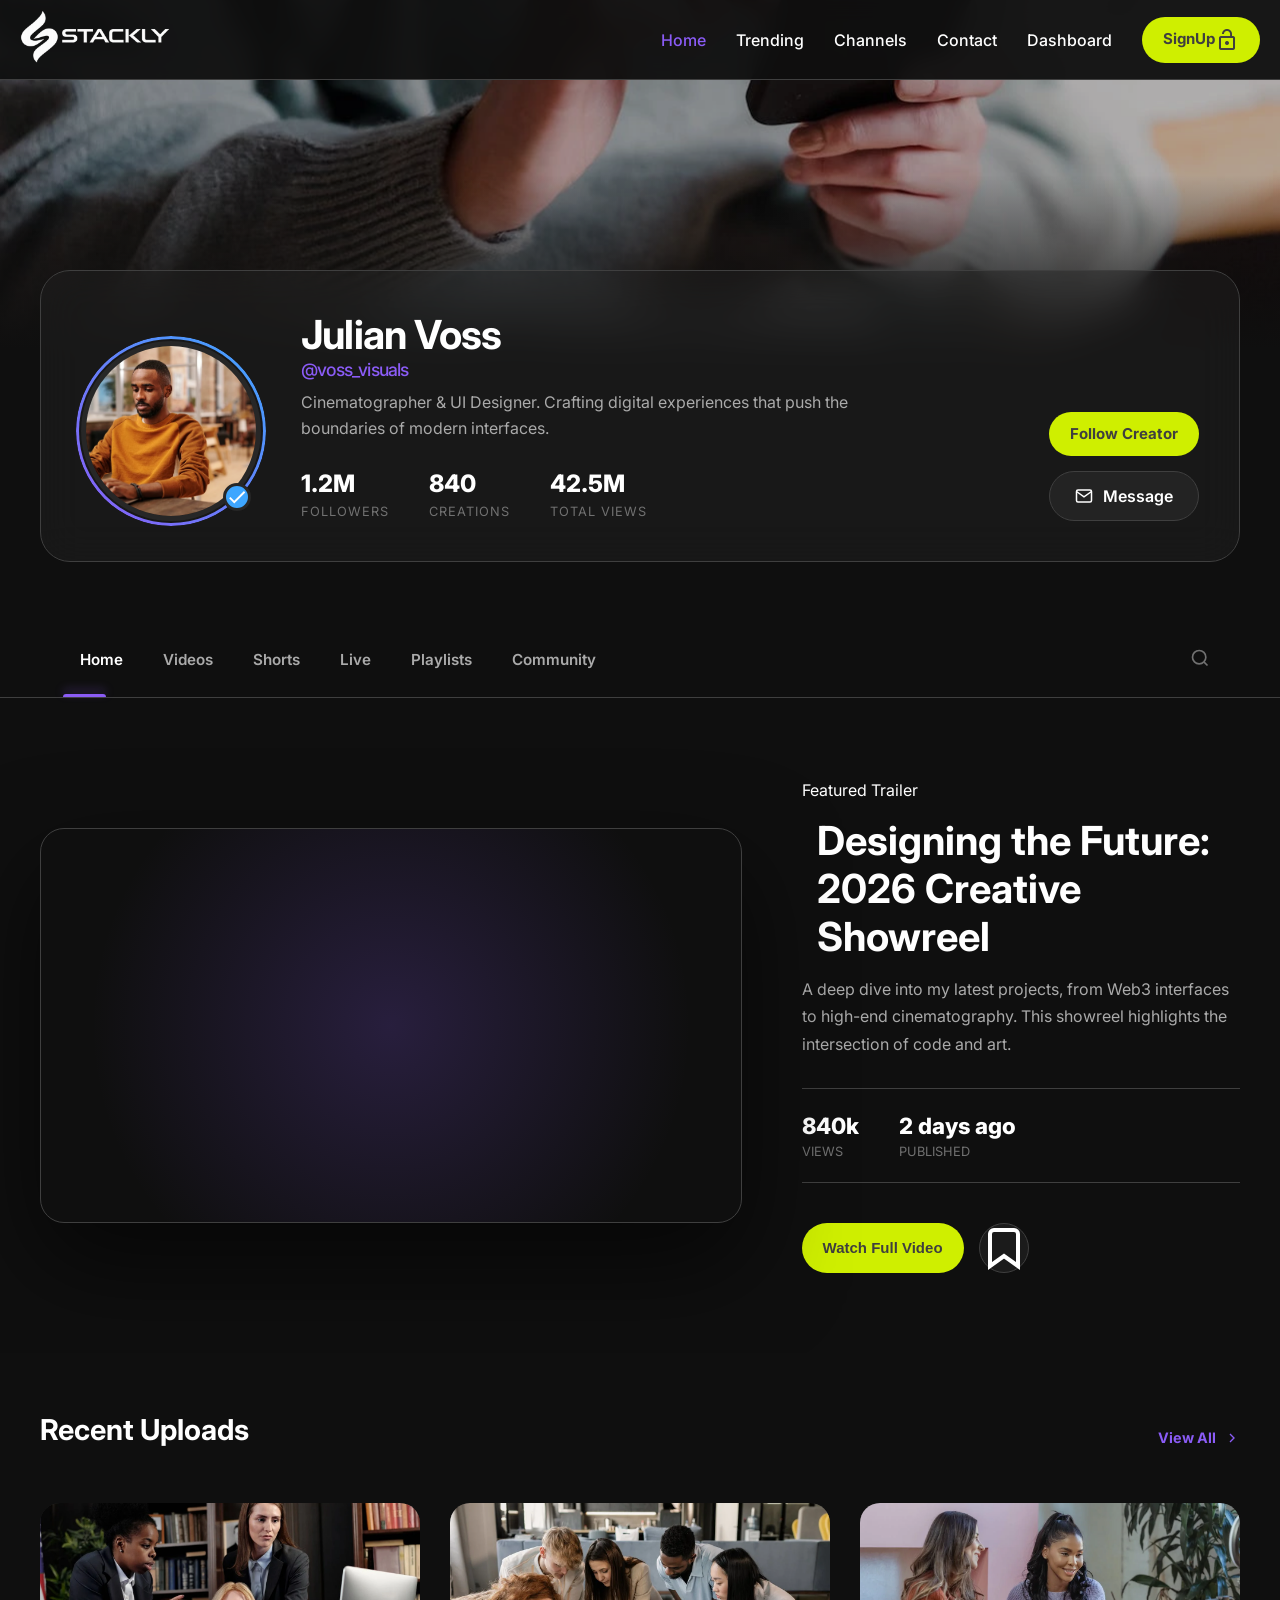
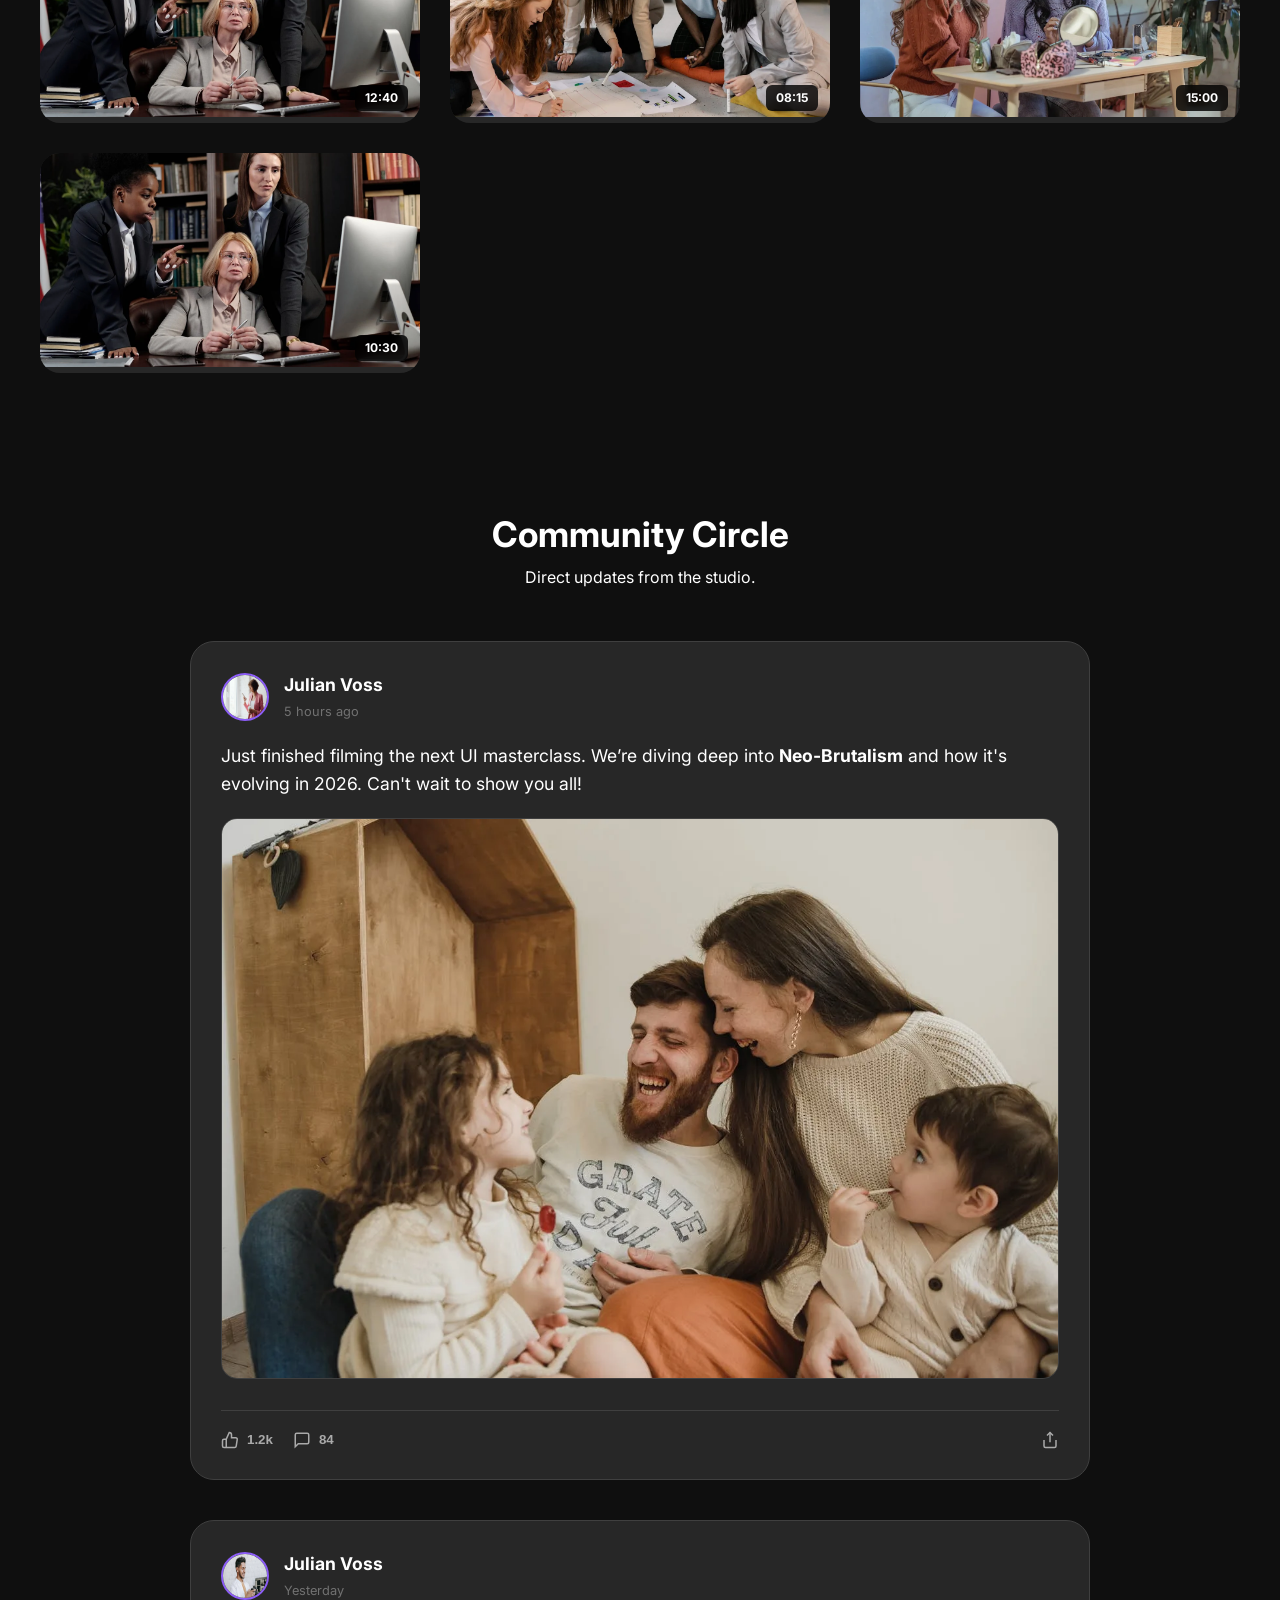
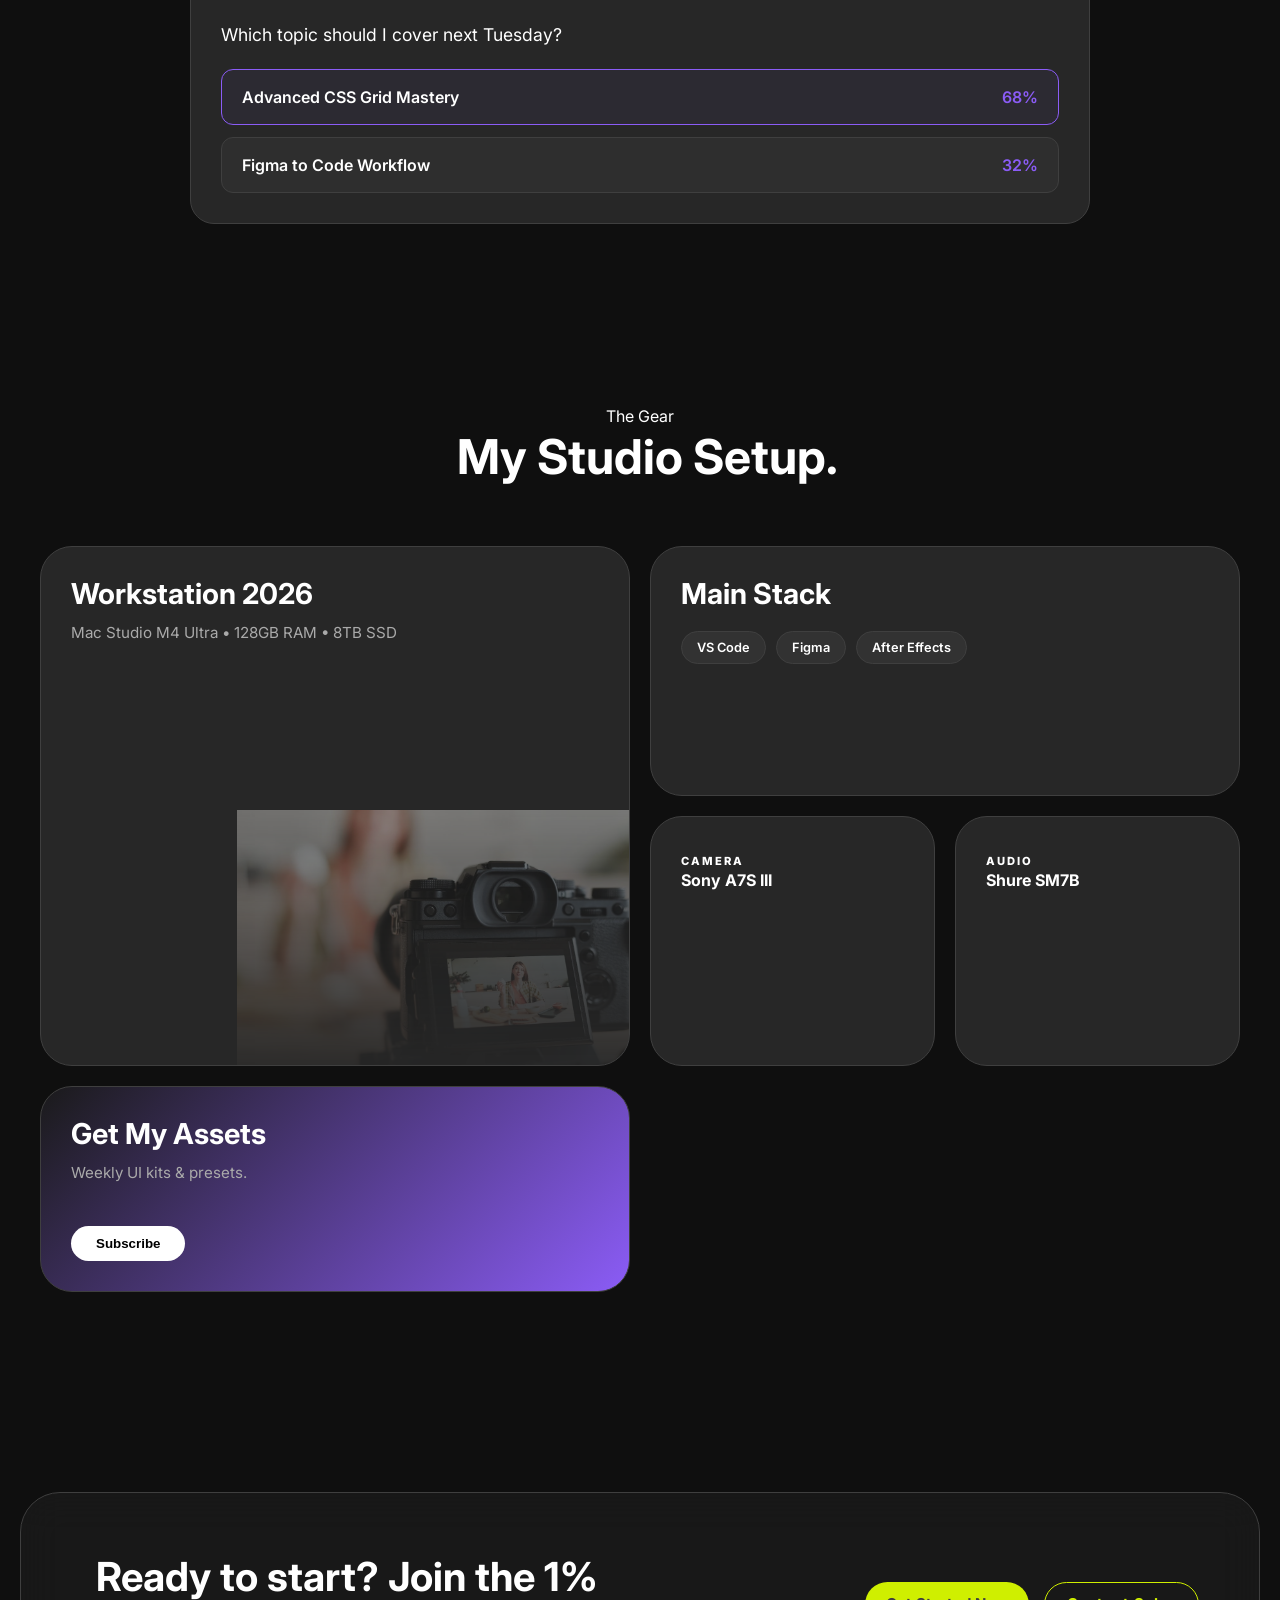
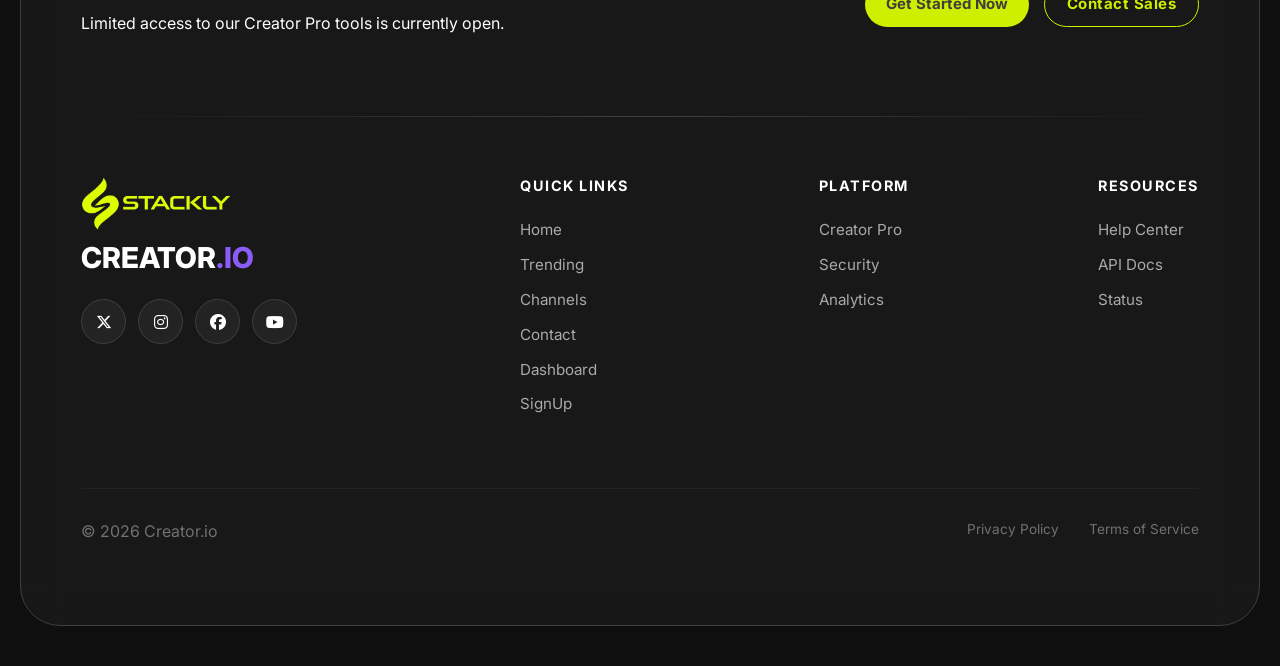
<file: channel.html>
<!DOCTYPE html>
<html lang="en">

<head>
    <meta charset="UTF-8">
    <meta name="viewport" content="width=device-width, initial-scale=1.0">
    <title>Social Media</title>
    <link rel="icon" href="./assets/bg remove.webp">

    <!-- Custom CSS -->
    <link rel="stylesheet" href="channel.css">
    <link rel="stylesheet" href="./root.css">

    <!-- material icon -->
    <link href="https://fonts.googleapis.com/icon?family=Material+Icons" rel="stylesheet">
    <!-- font awesome icon -->
    <link rel="stylesheet" href="https://cdnjs.cloudflare.com/ajax/libs/font-awesome/6.5.1/css/all.min.css">

    <!-- aos animations -->
    <link href="https://unpkg.com/aos@2.3.4/dist/aos.css" rel="stylesheet">


    <!-- <link
        href="https://fonts.googleapis.com/css2?family=Inter:wght@300;400;500;600;700;800&family=Space+Grotesk:wght@400;500;600;700&display=swap"
        rel="stylesheet"> -->
</head>

<body>
    <header class="main-header">
        <div class="nav-container">
            <div class="logo">
                <a href="channel.html"><img src="./assets/white.webp" alt="" width="150px"></a>
            </div>

            <button class="menu-toggle" id="mobile-menu-btn" aria-label="Toggle Menu">
                <span class="bar"></span>
                <span class="bar"></span>
                <span class="bar"></span>
            </button>

            <nav class="nav-menu" id="nav-menu">
                <ul class="nav-list">
                    <li><a href="index.html" class="active nav-link">Home</a></li>
                    <li><a href="trending.html" class="nav-link">Trending</a></li>
                    <li><a href="channel.html" class="nav-link">Channels</a></li>
                    <li><a href="contact.html" class="nav-link">Contact</a></li>
                    <li><a href="dashboard.html" class="nav-link">Dashboard</a></li>
                    <li><a href="signup.html" class="button">SignUp <span class="material-icons">lock_open</span></a>
                    </li>
                </ul>
            </nav>
        </div>
    </header>




    <main>


        <section class="channel-hero" data-aos="fade-up">
            <div class="channel-banner">
                <img src="./assets/hero2.webp" alt="Banner">
                <div class="banner-overlay"></div>
            </div>

            <div class="channel-profile-container">
                <div class="profile-main">
                    <div class="profile-avatar-box">
                        <div class="avatar-ring"></div>
                        <img src="./assets/m1.webp" alt="Creator">
                        <div class="verified-badge">
                            <svg viewBox="0 0 24 24" fill="currentColor">
                                <path d="M9 16.17L4.83 12l-1.42 1.41L9 19 21 7l-1.41-1.41L9 16.17z" />
                            </svg>
                        </div>
                    </div>

                    <div class="profile-info">
                        <h1 class="creator-name">Julian Voss <span class="handle">@voss_visuals</span></h1>
                        <p class="creator-bio">Cinematographer & UI Designer. Crafting digital experiences that push the
                            boundaries of modern interfaces.</p>

                        <div class="creator-metrics">
                            <div class="metric">
                                <span class="m-count">1.2M</span>
                                <span class="m-label">Followers</span>
                            </div>
                            <div class="metric">
                                <span class="m-count">840</span>
                                <span class="m-label">Creations</span>
                            </div>
                            <div class="metric">
                                <span class="m-count">42.5M</span>
                                <span class="m-label">Total Views</span>
                            </div>
                        </div>
                    </div>

                    <div class="profile-actions">
                        <a href="./404.html" class="button">Follow Creator</a>
                        <a href="./404.html" class="btn-secondary-glass"><svg viewBox="0 0 24 24" fill="none"
                                stroke="currentColor" stroke-width="2">
                                <path d="M4 4h16c1.1 0 2 .9 2 2v12c0 1.1-.9 2-2 2H4c-1.1 0-2-.9-2-2V6c0-1.1.9-2 2-2z" />
                                <polyline points="22,6 12,13 2,6" />
                            </svg> Message</a>
                    </div>
                </div>
            </div>
        </section>









        <nav class="channel-nav" data-aos="zoom-in">
            <div class="nav-container">
                <ul class="nav-tabs">
                    <li class="tab-item active" onclick="moveIndicator(this)">
                        <a href="#home">Home</a>
                    </li>
                    <li class="tab-item" onclick="moveIndicator(this)">
                        <a href="#videos">Videos</a>
                    </li>
                    <li class="tab-item" onclick="moveIndicator(this)">
                        <a href="#shorts">Shorts</a>
                    </li>
                    <li class="tab-item" onclick="moveIndicator(this)">
                        <a href="#live">Live</a>
                    </li>
                    <li class="tab-item" onclick="moveIndicator(this)">
                        <a href="#playlists">Playlists</a>
                    </li>
                    <li class="tab-item" onclick="moveIndicator(this)">
                        <a href="#community">Community</a>
                    </li>
                    <div class="tab-indicator"></div>
                </ul>

                <div class="nav-search">
                    <button class="search-trigger" onclick="window.location.href='./404.html'">
                        <svg viewBox="0 0 24 24" fill="none" stroke="currentColor" stroke-width="2">
                            <circle cx="11" cy="11" r="8"></circle>
                            <line x1="21" y1="21" x2="16.65" y2="16.65"></line>
                        </svg>
                    </button>
                </div>
            </div>
        </nav>








        <section class="featured-spotlight" data-aos="fade-down">
            <div class="spotlight-wrapper">

                <div class="video-container">
                    <div class="player-aspect-ratio">
                        <video autoplay muted loop playsinline>
                            <source src="./assets/7514233-hd_1280_720_25fps.mp4" type="video/mp4">
                        </video>
                    </div>
                    <div class="video-glow-effect"></div>
                </div>

                <div class="video-details-sidebar">
                    <span class="badge">Featured Trailer</span>
                    <h2 class="text-gradient">Designing the Future: <br>2026 Creative Showreel</h2>

                    <p class="video-desc">
                        A deep dive into my latest projects, from Web3 interfaces to high-end cinematography.
                        This showreel highlights the intersection of code and art.
                    </p>

                    <div class="live-stats-bar">
                        <div class="l-stat">
                            <span class="l-num">840k</span>
                            <span class="l-label">Views</span>
                        </div>
                        <div class="l-stat">
                            <span class="l-num">2 days ago</span>
                            <span class="l-label">Published</span>
                        </div>
                    </div>

                    <div class="video-actions-row">
                        <button class="button" onclick="window.location.href='./404.html'">Watch Full Video</button>
                        <button class="btn-icon-glass" onclick="window.location.href='./404.html'">
                            <svg viewBox="0 0 24 24" fill="none" stroke="currentColor" stroke-width="2">
                                <path d="M19 21l-7-5-7 5V5a2 2 0 012-2h10a2 2 0 012 2z" />
                            </svg>
                        </button>
                    </div>
                </div>

            </div>
        </section>








        <section class="content-archive" data-aos="zoom-in">
            <div class="archive-header">
                <h3>Recent Uploads</h3>
                <a href="./404.html" class="view-all">View All <svg viewBox="0 0 24 24" fill="none" stroke="currentColor"
                        stroke-width="2">
                        <path d="M9 18l6-6-6-6" />
                    </svg></a>
            </div>

            <div class="archive-grid">
                <div class="archive-card">
                    <div class="archive-thumb">
                        <img src="./assets/hero1.webp"
                            alt="Video">
                        <div class="duration-badge">12:40</div>
                        <div class="archive-overlay">
                            <div class="overlay-content">
                                <h4>Mastering Glassmorphism in 2026</h4>
                                <p>124k views • 2 days ago</p>
                            </div>
                        </div>
                    </div>
                </div>

                <div class="archive-card">
                    <div class="archive-thumb">
                        <img src="./assets/stratergy.webp" alt="Video">
                        <div class="duration-badge">08:15</div>
                        <div class="archive-overlay">
                            <div class="overlay-content">
                                <h4>The Ethics of AI Design</h4>
                                <p>89k views • 1 week ago</p>
                            </div>
                        </div>
                    </div>
                </div>

                <div class="archive-card">
                    <div class="archive-thumb">
                        <img src="./assets/bolg4.webp"
                            alt="Video">
                        <div class="duration-badge">15:00</div>
                        <div class="archive-overlay">
                            <div class="overlay-content">
                                <h4>Setup Tour: Minimalist 4K Workflow</h4>
                                <p>250k views • 3 weeks ago</p>
                            </div>
                        </div>
                    </div>
                </div>

                <div class="archive-card">
                    <div class="archive-thumb">
                        <img src="./assets/hero1.webp"
                            alt="Video">
                        <div class="duration-badge">10:30</div>
                        <div class="archive-overlay">
                            <div class="overlay-content">
                                <h4>Why I Switched to Neo-Vim</h4>
                                <p>45k views • 1 month ago</p>
                            </div>
                        </div>
                    </div>
                </div>
            </div>
        </section>








        <section class="community-section" data-aos="fade-up">
            <div class="community-container">
                <div class="community-header">
                    <h3>Community <span class="text-gradient">Circle</span></h3>
                    <p>Direct updates from the studio.</p>
                </div>

                <div class="feed-stack">
                    <div class="feed-post">
                        <div class="post-user">
                            <img src="./assets/w2.webp"
                                alt="User">
                            <div class="u-info">
                                <span class="u-name">Julian Voss</span>
                                <span class="u-time">5 hours ago</span>
                            </div>
                        </div>

                        <div class="post-content">
                            <p>Just finished filming the next UI masterclass. We’re diving deep into
                                <strong>Neo-Brutalism</strong> and how it's evolving in 2026. Can't wait to show you
                                all!
                            </p>
                            <div class="post-visual">
                                <img src="./assets/1.webp"
                                    alt="BTS">
                            </div>
                        </div>

                        <div class="post-actions">
                            <button class="action-btn"><svg viewBox="0 0 24 24" fill="none" stroke="currentColor"
                                    stroke-width="2">
                                    <path
                                        d="M14 9V5a3 3 0 0 0-3-3l-4 9v11h11.28a2 2 0 0 0 2-1.7l1.38-9a2 2 0 0 0-2-2.3zM7 22H4a2 2 0 0 1-2-2v-7a2 2 0 0 1 2-2h3" />
                                </svg> 1.2k</button>
                            <button class="action-btn"><svg viewBox="0 0 24 24" fill="none" stroke="currentColor"
                                    stroke-width="2">
                                    <path d="M21 15a2 2 0 0 1-2 2H7l-4 4V5a2 2 0 0 1 2-2h14a2 2 0 0 1 2 2z" />
                                </svg> 84</button>
                            <button class="action-btn share-btn"><svg viewBox="0 0 24 24" fill="none"
                                    stroke="currentColor" stroke-width="2">
                                    <path d="M4 12v8a2 2 0 0 0 2 2h12a2 2 0 0 0 2-2v-8" />
                                    <polyline points="16 6 12 2 8 6" />
                                    <line x1="12" y1="2" x2="12" y2="15" />
                                </svg></button>
                        </div>
                    </div>

                    <div class="feed-post">
                        <div class="post-user">
                            <img src="./assets/m2-testi.webp"
                                alt="User">
                            <div class="u-info">
                                <span class="u-name">Julian Voss</span>
                                <span class="u-time">Yesterday</span>
                            </div>
                        </div>

                        <div class="post-content">
                            <p>Which topic should I cover next Tuesday?</p>
                            <div class="post-poll">
                                <div class="poll-row active">
                                    <span>Advanced CSS Grid Mastery</span>
                                    <span class="p-val">68%</span>
                                </div>
                                <div class="poll-row">
                                    <span>Figma to Code Workflow</span>
                                    <span class="p-val">32%</span>
                                </div>
                            </div>
                        </div>
                    </div>
                </div>
            </div>
        </section>









        <section class="toolkit-section" data-aos="fade-down">
            <div class="toolkit-container">
                <div class="toolkit-header">
                    <span class="badge">The Gear</span>
                    <h2>My <span class="text-gradient">Studio Setup</span>.</h2>
                </div>

                <div class="bento-grid">
                    <div class="bento-card bento-lg">
                        <div class="bento-content">
                            <h3>Workstation 2026</h3>
                            <p>Mac Studio M4 Ultra • 128GB RAM • 8TB SSD</p>
                        </div>
                        <img src="./assets/blog1.webp"
                            alt="Setup">
                    </div>

                    <div class="bento-card bento-md">
                        <div class="bento-content">
                            <h3>Main Stack</h3>
                            <div class="stack-icons">
                                <span class="s-tag">VS Code</span>
                                <span class="s-tag">Figma</span>
                                <span class="s-tag">After Effects</span>
                            </div>
                        </div>
                    </div>

                    <div class="bento-card bento-sm">
                        <div class="bento-content">
                            <span class="b-label">Camera</span>
                            <h4>Sony A7S III</h4>
                        </div>
                    </div>

                    <div class="bento-card bento-sm">
                        <div class="bento-content">
                            <span class="b-label">Audio</span>
                            <h4>Shure SM7B</h4>
                        </div>
                    </div>

                    <div class="bento-card bento-cta">
                        <div class="bento-content">
                            <h3>Get My Assets</h3>
                            <p>Weekly UI kits & presets.</p>
                            <button class="btn-small" onclick="window.location.href='./404.html'">Subscribe</button>
                        </div>
                    </div>
                </div>
            </div>
        </section>


    </main>



    <footer class="glass-footer">
        <div class="footer-wrapper">
            <div class="footer-cta-minimal">
                <div class="cta-text">

                    <h2>Ready to start? <span class="text-gradient">Join the 1%</span></h2>
                    <p>Limited access to our Creator Pro tools is currently open.</p>
                </div>
                <div class="cta-actions">
                    <a href="./404.html" class="button">Get Started Now</a>
                    <a href="./404.html" class="btn-secondary">Contact Sales</a>
                </div>
            </div>

            <div class="footer-divider"></div>

            <div class="footer-main-grid">

                <div class="brand-zone">
                    <a href="channel.html">
                        <img src="./assets/yellow.webp" alt="logo" width="150px">
                    </a>
                    <div class="footer-logo">CREATOR<span>.IO</span></div>
                    <div class="social-pills">
                        <a href="./404.html" class="pill">
                            <i class="fa-brands fa-x-twitter"></i>
                        </a>
                        <a href="./404.html" class="pill">
                            <i class="fa-brands fa-instagram"></i>
                        </a>
                        <a href="./404.html" class="pill">
                            <i class="fa-brands fa-facebook"></i>
                        </a>
                        <a href="./404.html" class="pill">
                            <i class="fa-brands fa-youtube"></i>
                        </a>

                    </div>
                </div>

                <div class="links-zone">
                    <div class="link-col">
                        <h4>Quick Links</h4>
                        <a href="index.html">Home</a>
                        <a href="trending.html">Trending</a>
                        <a href="channel.html">Channels</a>
                        <a href="contact.html">Contact</a>
                        <a href="dashboard.html">Dashboard</a>
                        <a href="signup.html">SignUp</a>
                    </div>
                    <div class="link-col">
                        <h4>Platform</h4>
                        <a href="./404.html">Creator Pro</a>
                        <a href="./404.html">Security</a>
                        <a href="./404.html">Analytics</a>
                    </div>
                    <div class="link-col">
                        <h4>Resources</h4>
                        <a href="./404.html">Help Center</a>
                        <a href="./404.html">API Docs</a>
                        <a href="./404.html">Status</a>
                    </div>
                </div>
            </div>

            <div class="footer-legal">
                <p>&copy; 2026 Creator.io</p>
                <div class="legal-links">
                    <a href="./404.html">Privacy Policy</a>
                    <a href="./404.html">Terms of Service</a>
                </div>
            </div>
        </div>
    </footer>


    <script src="script.js"></script>

    <script>


        function moveIndicator(element) {
            const tabs = document.querySelectorAll('.tab-item');
            const indicator = document.querySelector('.tab-indicator');

             tabs.forEach(tab => tab.classList.remove('active'));

             element.classList.add('active');

             const rect = element.getBoundingClientRect();
            const parentRect = element.parentElement.getBoundingClientRect();

             const textWidth = element.querySelector('a').offsetWidth;

            indicator.style.width = `${textWidth}px`;
            indicator.style.left = `${element.offsetLeft + (rect.width - textWidth) / 2}px`;
        }

         window.onload = () => {
            const activeTab = document.querySelector('.tab-item.active');
            if (activeTab) moveIndicator(activeTab);
        };

        
    </script>

    <script src="https://unpkg.com/aos@2.3.4/dist/aos.js"></script>

    <script>
        AOS.init({
            duration: 900,
            easing: 'ease-in-out',
            once: true,
        });
    </script>

</body>

</html>
</file>
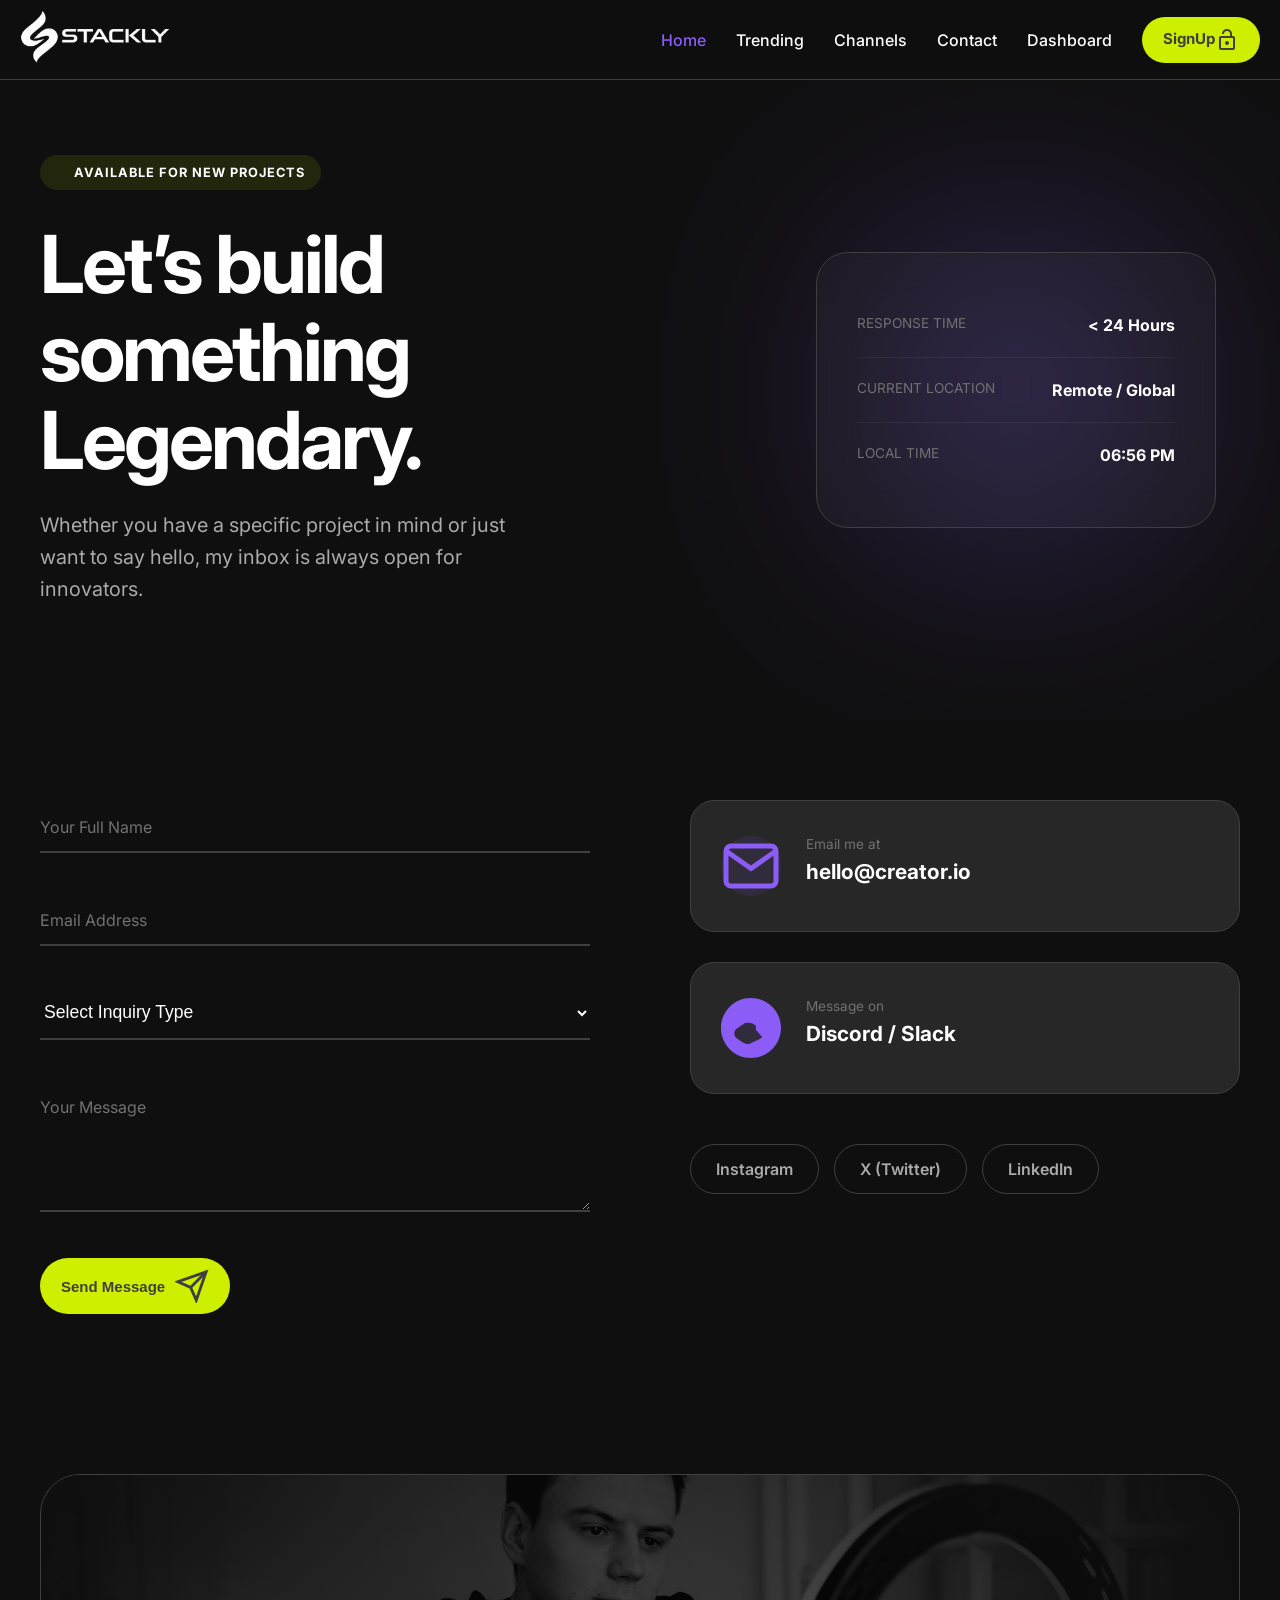
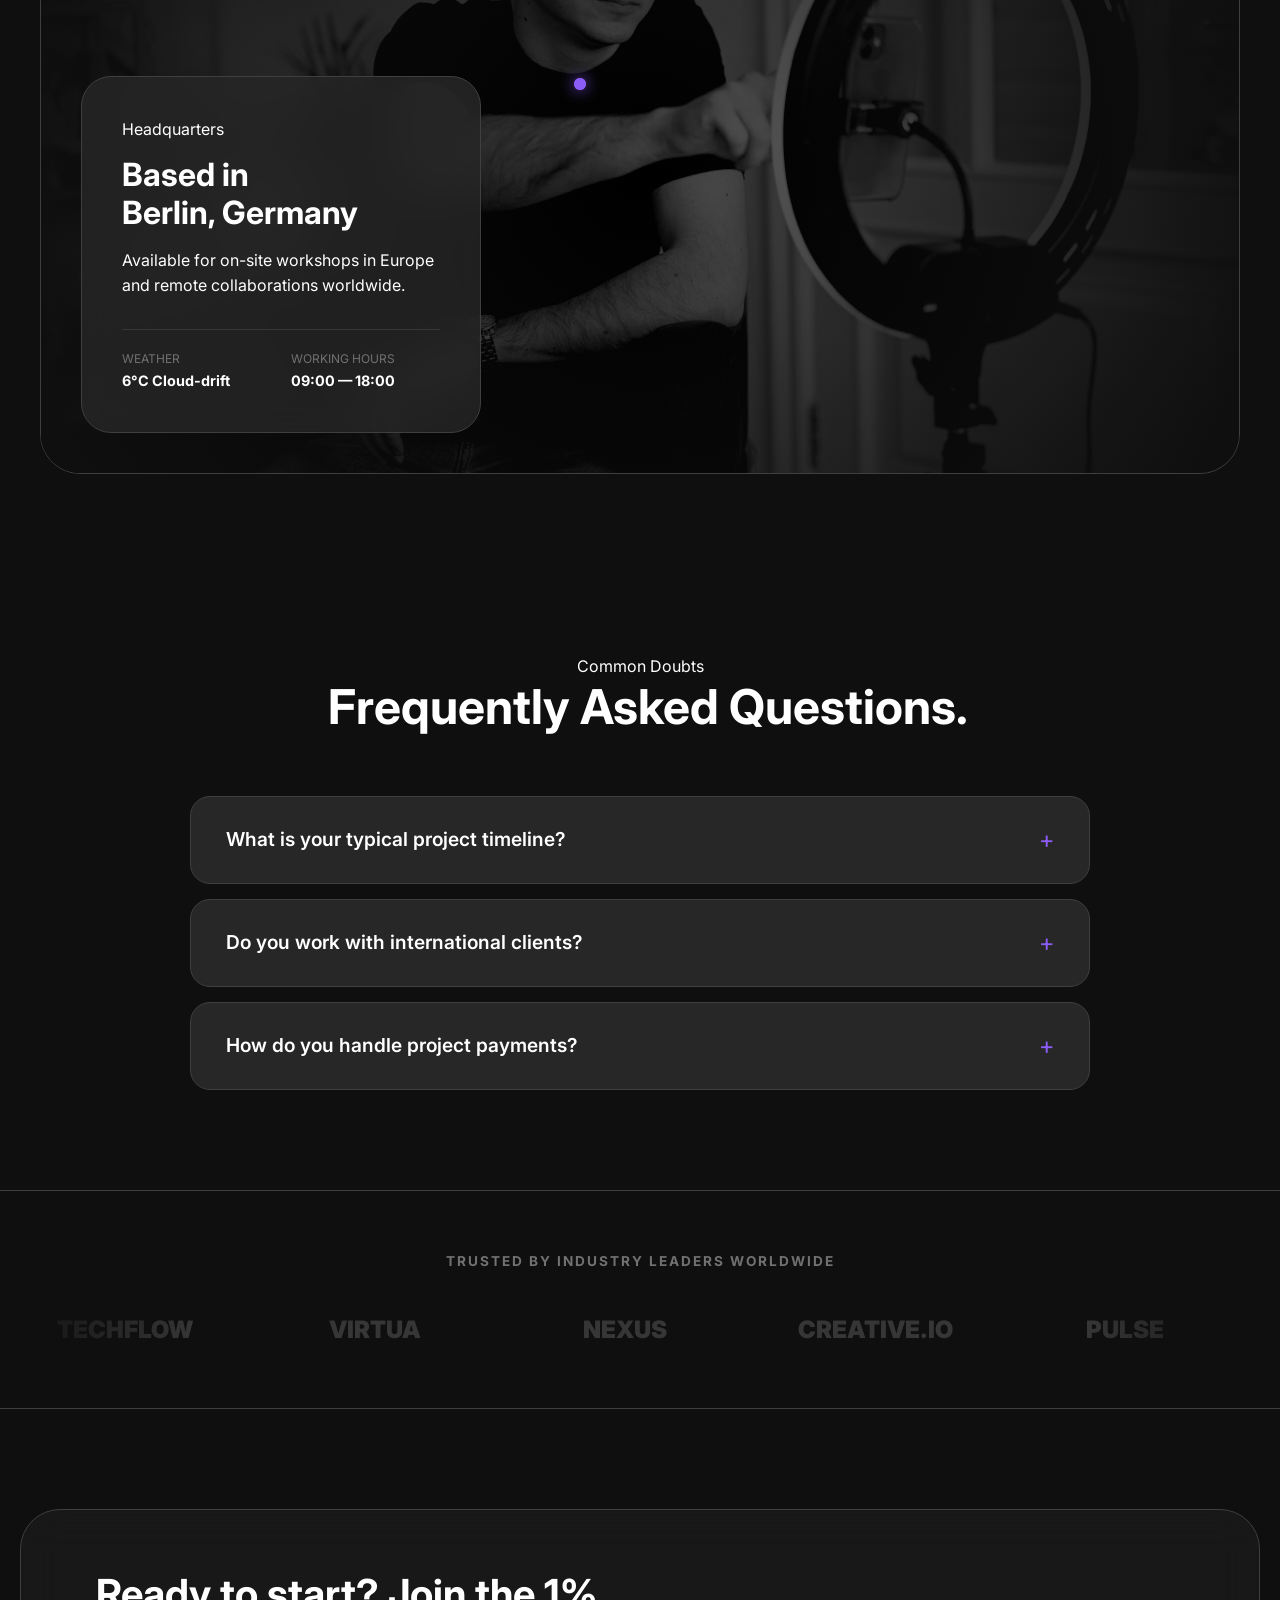
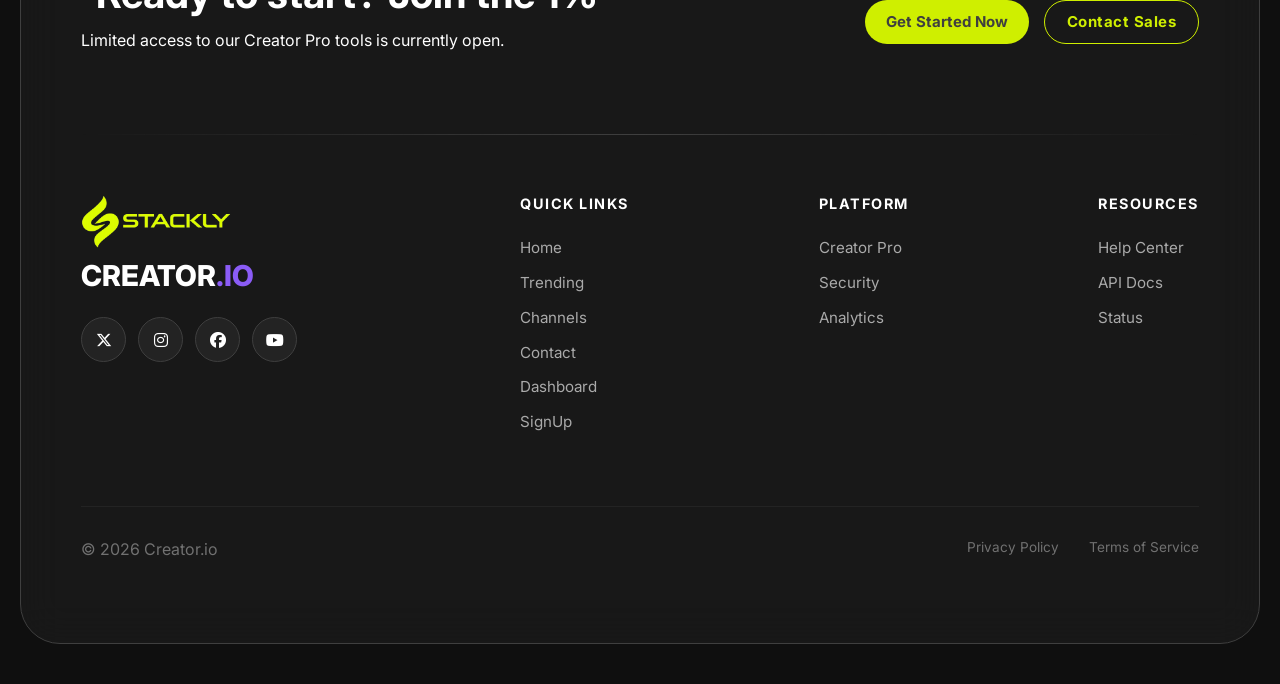
<file: contact.html>
<!DOCTYPE html>
<html lang="en">

<head>
    <meta charset="UTF-8">
    <meta name="viewport" content="width=device-width, initial-scale=1.0">
    <title>Social Media</title>
    <link rel="icon" href="./assets/bg remove.webp">

    <!-- Custom CSS -->
    <link rel="stylesheet" href="contact.css">
    <link rel="stylesheet" href="./root.css">

    <!-- material icon -->
    <link href="https://fonts.googleapis.com/icon?family=Material+Icons" rel="stylesheet">
    <!-- font awesome icon -->
    <link rel="stylesheet" href="https://cdnjs.cloudflare.com/ajax/libs/font-awesome/6.5.1/css/all.min.css">

    <!-- aos animations -->
    <link href="https://unpkg.com/aos@2.3.4/dist/aos.css" rel="stylesheet">


    <!-- <link
        href="https://fonts.googleapis.com/css2?family=Inter:wght@300;400;500;600;700;800&family=Space+Grotesk:wght@400;500;600;700&display=swap"
        rel="stylesheet"> -->
</head>

<body>
    <header class="main-header">
        <div class="nav-container">
            <div class="logo">
                <a href="contact.html"><img src="./assets/white.webp" alt="" width="150px"></a>
            </div>

            <button class="menu-toggle" id="mobile-menu-btn" aria-label="Toggle Menu">
                <span class="bar"></span>
                <span class="bar"></span>
                <span class="bar"></span>
            </button>

            <nav class="nav-menu" id="nav-menu">
                <ul class="nav-list">
                    <li><a href="index.html" class="active nav-link">Home</a></li>
                    <li><a href="trending.html" class="nav-link">Trending</a></li>
                    <li><a href="channel.html" class="nav-link">Channels</a></li>
                    <li><a href="contact.html" class="nav-link">Contact</a></li>
                    <li><a href="dashboard.html" class="nav-link">Dashboard</a></li>
                    <li><a href="signup.html" class="button">SignUp <span class="material-icons">lock_open</span></a>
                    </li>
                </ul>
            </nav>
        </div>
    </header>




    <main>


        <section class="contact-hero" data-aos="fade-up">
            <div class="contact-hero-container">

                <div class="contact-title-area">
                    <div class="availability-tag">
                        <span class="pulse-dot"></span>
                        Available for new projects
                    </div>
                    <h1 class="reveal-up">Let’s build <br>something <span class="text-gradient">Legendary</span>.</h1>
                    <p class="reveal-up">Whether you have a specific project in mind or just want to say hello, my inbox
                        is always open for innovators.</p>
                </div>

                <div class="contact-visual-area">
                    <div class="glass-contact-card">
                        <div class="card-row">
                            <span class="c-label">Response Time</span>
                            <span class="c-value">&lt; 24 Hours</span>
                        </div>
                        <div class="card-row">
                            <span class="c-label">Current Location</span>
                            <span class="c-value">Remote / Global</span>
                        </div>
                        <div class="card-row">
                            <span class="c-label">Local Time</span>
                            <span class="c-value" id="local-time">12:00 PM</span>
                        </div>
                    </div>
                    <div class="hero-glow-blur"></div>
                </div>

            </div>
        </section>






        <section class="comm-hub-section" data-aos="fade-down">
            <div class="comm-container">

                <div class="form-wrapper">
                    <form class="contact-form" action="./404.html" method="GET">
                        <div class="input-group">
                            <input type="text" id="name" required placeholder=" " pattern="[A-Za-z]+" maxlength="50"
                                oninput="this.value=this.value.replace(/[^A-Za-z]/g,'')">
                            <label for="name">Your Full Name</label>
                        </div>

                        <div class="input-group">
                            <input type="email" id="email" required placeholder=" ">
                            <label for="email">Email Address</label>
                        </div>

                        <div class="input-group">
                            <select id="subject">
                                <option value="" disabled selected>Select Inquiry Type</option>
                                <option value="project">New Project</option>
                                <option value="collab">Collaboration</option>
                                <option value="other">General Inquiry</option>
                            </select>
                        </div>

                        <div class="input-group">
                            <textarea id="message" rows="5" required placeholder=" "></textarea>
                            <label for="message">Your Message</label>
                        </div>

                        <button type="submit" class="button">
                            Send Message
                            <svg viewBox="0 0 24 24" fill="none" stroke="currentColor" stroke-width="2">
                                <line x1="22" y1="2" x2="11" y2="13"></line>
                                <polygon points="22 2 15 22 11 13 2 9 22 2"></polygon>
                            </svg>
                        </button>
                    </form>
                </div>

                <div class="direct-reach">
                    <div class="reach-card">
                        <div class="reach-icon"><svg viewBox="0 0 24 24" fill="none" stroke="currentColor"
                                stroke-width="2">
                                <path d="M4 4h16c1.1 0 2 .9 2 2v12c0 1.1-.9 2-2 2H4c-1.1 0-2-.9-2-2V6c0-1.1.9-2 2-2z">
                                </path>
                                <polyline points="22,6 12,13 2,6"></polyline>
                            </svg></div>
                        <div class="reach-info">
                            <span>Email me at</span>
                            <h4>hello@creator.io</h4>
                        </div>
                    </div>

                    <div class="reach-card">
                        <div class="reach-icon"><svg viewBox="0 0 24 24" fill="currentColor">
                                <path
                                    d="M12 0C5.373 0 0 5.373 0 12s5.373 12 12 12 12-5.373 12-12S18.627 0 12 0zm4.462 15.581c-.117.236-.347.448-.682.635l-.147.083c-.7.397-3.059 1.523-3.66 1.78-.602.256-1.144.372-1.626.348-.482-.024-.937-.184-1.365-.48l-.136-.096c-.428-.297-2.316-1.605-2.584-1.791-.268-.186-.492-.444-.672-.774s-.27-.68-.27-1.05v-.12c0-.37.09-.72.27-1.05s.404-.588.672-.774c.268-.186 2.156-1.494 2.584-1.791l.136-.096c.428-.296.883-.456 1.365-.48l.12-.003c.362 0 .774.038 1.236.114.462.076.888.2 1.278.372l.147.067c.335.152.565.34.69.564.125.224.188.464.188.72v.12c0 .256-.063.496-.188.72z">
                                </path>
                            </svg></div>
                        <div class="reach-info">
                            <span>Message on</span>
                            <h4>Discord / Slack</h4>
                        </div>
                    </div>

                    <div class="social-row">
                        <a href="./404.html" class="social-pill">Instagram</a>
                        <a href="./404.html" class="social-pill">X (Twitter)</a>
                        <a href="./404.html" class="social-pill">LinkedIn</a>
                    </div>
                </div>

            </div>
        </section>









        <section class="map-section" data-aos="zoom-in">
            <div class="map-container">
                <div class="map-visual">
                    <div class="map-overlay-glow"></div>
                    <img src="./assets/blog2.webp" alt="Dark Map" class="map-base">

                    <div class="map-marker" style="top: 35%; left: 45%;">
                        <div class="marker-ping"></div>
                        <div class="marker-dot"></div>
                    </div>
                </div>

                <div class="map-info-card">
                    <span class="badge">Headquarters</span>
                    <h3>Based in <br><span class="text-gradient">Berlin, Germany</span></h3>
                    <p>Available for on-site workshops in Europe and remote collaborations worldwide.</p>

                    <div class="local-details">
                        <div class="detail-box">
                            <span class="d-label">Weather</span>
                            <span class="d-val">6°C Cloud-drift</span>
                        </div>
                        <div class="detail-box">
                            <span class="d-label">Working Hours</span>
                            <span class="d-val">09:00 — 18:00</span>
                        </div>
                    </div>
                </div>
            </div>
        </section>









        <section class="contact-faq" data-aos="fade-up">
            <div class="faq-container">
                <div class="faq-header">
                    <span class="badge">Common Doubts</span>
                    <h2>Frequently Asked <span class="text-gradient">Questions</span>.</h2>
                </div>

                <div class="faq-list">
                    <div class="faq-item" onclick="toggleFaq(this)">
                        <div class="faq-question">
                            <h4>What is your typical project timeline?</h4>
                            <span class="faq-icon">+</span>
                        </div>
                        <div class="faq-answer">
                            <p>Most UI/UX and web development projects take between 4 to 8 weeks, depending on the
                                complexity and number of revisions required.</p>
                        </div>
                    </div>

                    <div class="faq-item" onclick="toggleFaq(this)">
                        <div class="faq-question">
                            <h4>Do you work with international clients?</h4>
                            <span class="faq-icon">+</span>
                        </div>
                        <div class="faq-answer">
                            <p>Absolutely. 90% of my clients are remote and based in the US, Europe, and Asia. I use
                                Slack, Discord, and Zoom for seamless communication.</p>
                        </div>
                    </div>

                    <div class="faq-item" onclick="toggleFaq(this)">
                        <div class="faq-question">
                            <h4>How do you handle project payments?</h4>
                            <span class="faq-icon">+</span>
                        </div>
                        <div class="faq-answer">
                            <p>I typically work with a 50% upfront deposit to secure the slot and 50% upon final
                                delivery. For larger projects, we can set up monthly milestones.</p>
                        </div>
                    </div>
                </div>
            </div>
        </section>







        <section class="trust-bar-section" data-aos="fade-down">
            <div class="trust-container">
                <div class="trust-header">
                    <p>Trusted by industry leaders worldwide</p>
                </div>

                <div class="logo-marquee">
                    <div class="logo-track">
                        <div class="logo-item"><span>TECH<span class="text-gradient">FLOW</span></span></div>
                        <div class="logo-item"><span>VIRTUA</span></div>
                        <div class="logo-item"><span>NEXUS</span></div>
                        <div class="logo-item"><span>CREATIVE.IO</span></div>
                        <div class="logo-item"><span>PULSE</span></div>
                        <div class="logo-item"><span>STARK</span></div>

                        <div class="logo-item"><span>TECH<span class="text-gradient">FLOW</span></span></div>
                        <div class="logo-item"><span>VIRTUA</span></div>
                        <div class="logo-item"><span>NEXUS</span></div>
                        <div class="logo-item"><span>CREATIVE.IO</span></div>
                        <div class="logo-item"><span>PULSE</span></div>
                        <div class="logo-item"><span>STARK</span></div>
                    </div>
                </div>
            </div>
        </section>





    </main>



    <footer class="glass-footer">
        <div class="footer-wrapper">
            <div class="footer-cta-minimal">
                <div class="cta-text">

                    <h2>Ready to start? <span class="text-gradient">Join the 1%</span></h2>
                    <p>Limited access to our Creator Pro tools is currently open.</p>
                </div>
                <div class="cta-actions">
                    <a href="./404.html" class="button">Get Started Now</a>
                    <a href="./404.html" class="btn-secondary">Contact Sales</a>
                </div>
            </div>

            <div class="footer-divider"></div>

            <div class="footer-main-grid">

                <div class="brand-zone">
                    <a href="contact.html">
                        <img src="./assets/yellow.webp" alt="logo" width="150px">
                    </a>
                    <div class="footer-logo">CREATOR<span>.IO</span></div>
                    <div class="social-pills">
                        <a href="./404.html" class="pill">
                            <i class="fa-brands fa-x-twitter"></i>
                        </a>
                        <a href="./404.html" class="pill">
                            <i class="fa-brands fa-instagram"></i>
                        </a>
                        <a href="./404.html" class="pill">
                            <i class="fa-brands fa-facebook"></i>
                        </a>
                        <a href="./404.html" class="pill">
                            <i class="fa-brands fa-youtube"></i>
                        </a>

                    </div>
                </div>

                <div class="links-zone">
                    <div class="link-col">
                        <h4>Quick Links</h4>
                        <a href="index.html">Home</a>
                        <a href="trending.html">Trending</a>
                        <a href="channel.html">Channels</a>
                        <a href="contact.html">Contact</a>
                        <a href="dashboard.html">Dashboard</a>
                        <a href="signup.html">SignUp</a>
                    </div>
                    <div class="link-col">
                        <h4>Platform</h4>
                        <a href="./404.html">Creator Pro</a>
                        <a href="./404.html">Security</a>
                        <a href="./404.html">Analytics</a>
                    </div>
                    <div class="link-col">
                        <h4>Resources</h4>
                        <a href="./404.html">Help Center</a>
                        <a href="./404.html">API Docs</a>
                        <a href="./404.html">Status</a>
                    </div>
                </div>
            </div>

            <div class="footer-legal">
                <p>&copy; 2026 Creator.io</p>
                <div class="legal-links">
                    <a href="./404.html">Privacy Policy</a>
                    <a href="./404.html">Terms of Service</a>
                </div>
            </div>
        </div>
    </footer>


    <script src="script.js"></script>

    <script>

        function updateTime() {
            const timeElement = document.getElementById('local-time');
            const now = new Date();
            timeElement.innerText = now.toLocaleTimeString([], { hour: '2-digit', minute: '2-digit' });
        }
        setInterval(updateTime, 1000);
        updateTime();





        function toggleFaq(element) {
            document.querySelectorAll('.faq-item').forEach(item => {
                if (item !== element) item.classList.remove('active');
            });

            element.classList.toggle('active');
        }


    </script>

    <script src="https://unpkg.com/aos@2.3.4/dist/aos.js"></script>

    <script>
        AOS.init({
            duration: 900,
            easing: 'ease-in-out',
            once: true,
        });
    </script>

</body>

</html>
</file>
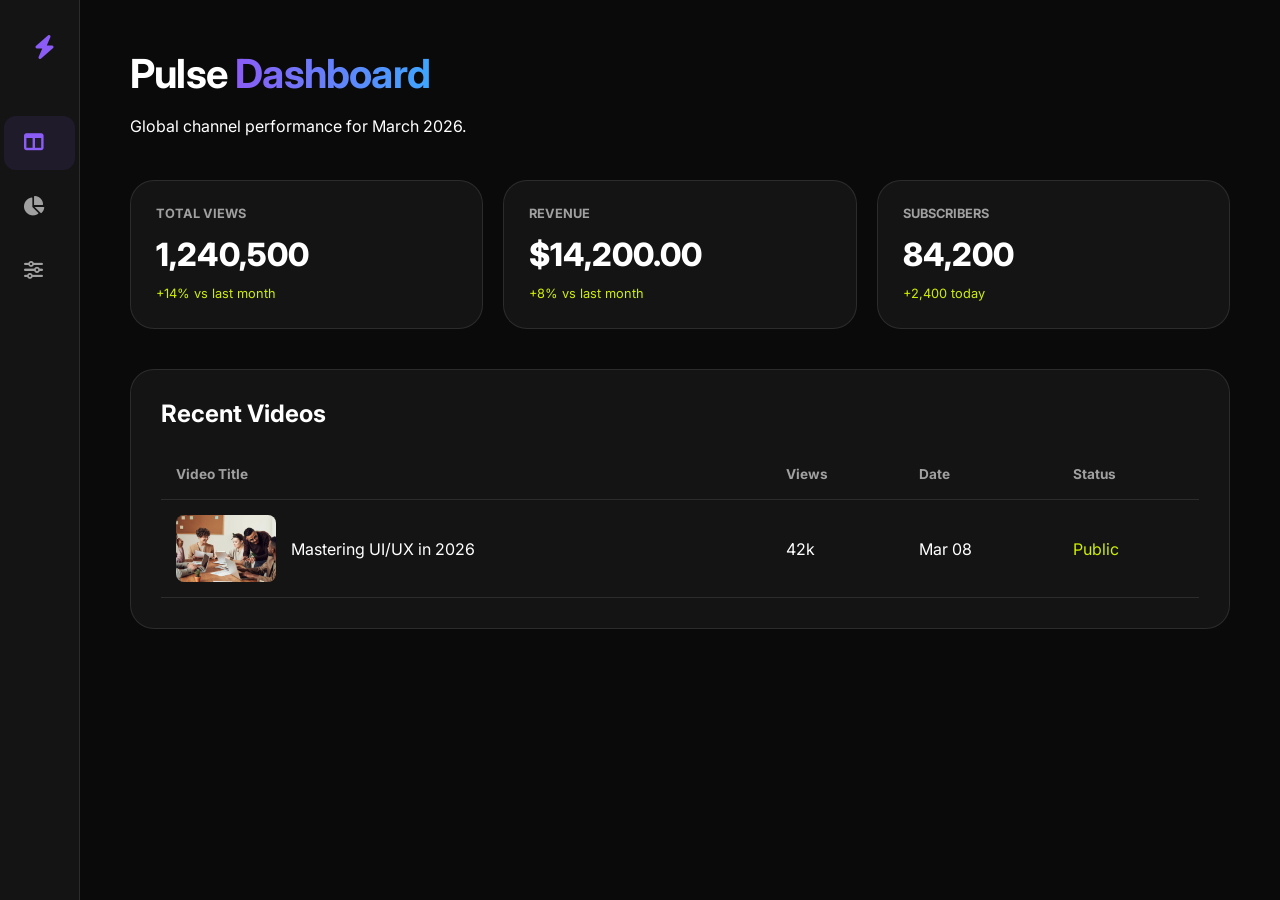
<file: dashboard.html>
<!DOCTYPE html>
<html lang="en">

<head>
    <meta charset="UTF-8">
    <meta name="viewport" content="width=device-width, initial-scale=1.0">
    <title>Social Media</title>
    <link rel="icon" href="./assets/bg remove.webp">

    <!-- Custom CSS -->
    <link rel="stylesheet" href="contact.css">
    <link rel="stylesheet" href="./root.css">

    <!-- material icon -->
    <link href="https://fonts.googleapis.com/icon?family=Material+Icons" rel="stylesheet">
    <!-- font awesome icon -->
    <link rel="stylesheet" href="https://cdnjs.cloudflare.com/ajax/libs/font-awesome/6.5.1/css/all.min.css">

    <!-- aos animations -->
    <link href="https://unpkg.com/aos@2.3.4/dist/aos.css" rel="stylesheet">


    <!-- <link
        href="https://fonts.googleapis.com/css2?family=Inter:wght@300;400;500;600;700;800&family=Space+Grotesk:wght@400;500;600;700&display=swap"
        rel="stylesheet"> -->
    <style>
        :root {
            --bg-main: #0a0a0a;
            --bg-surface: #141414;
            --brand-primary: #8b5cf6;
            /* Vivid Violet */
            --brand-lime: #cfef00;
            --text-main: #ffffff;
            --text-dim: #a0a0a0;
            --border-subtle: rgba(255, 255, 255, 0.1);
            --transition: all 0.3s cubic-bezier(0.4, 0, 0.2, 1);
        }

        * {
            margin: 0;
            padding: 0;
            box-sizing: border-box;
            font-family: 'Inter', sans-serif;
        }

        body {
            background: var(--bg-main);
            color: var(--text-main);
            overflow-x: hidden;
        }

        .dashboard-container {
            display: flex;
            min-height: 100vh;
        }

        .nav-rail {
            width: 80px;
            background: var(--bg-surface);
            border-right: 1px solid var(--border-subtle);
            display: flex;
            flex-direction: column;
            align-items: center;
            padding: 30px 0;
            position: fixed;
            height: 100vh;
            z-index: 100;
            transition: width 0.4s cubic-bezier(0.4, 0, 0.2, 1);
        }

        .nav-rail:hover {
            width: 240px;
            align-items: flex-start;
            padding-left: 15px;
        }

        .rail-logo {
            font-size: 1.5rem;
            color: var(--brand-primary);
            margin-bottom: 50px;
            padding-left: 10px;
        }

        .rail-menu {
            flex: 1;
            width: 100%;
            display: flex;
            flex-direction: column;
            gap: 10px;
        }

        .nav-link {
            display: flex;
            align-items: center;
            gap: 20px;
            padding: 15px;
            color: var(--text-dim);
            text-decoration: none;
            border-radius: 12px;
            transition: var(--transition);
            width: 90%;
            margin: 0 auto;
        }

        .nav-link i {
            font-size: 1.2rem;
            min-width: 30px;
            text-align: center;
        }

        .nav-link span {
            opacity: 0;
            white-space: nowrap;
            transition: 0.2s;
        }

        .nav-rail:hover .nav-link span {
            opacity: 1;
        }

        .nav-link:hover,
        .nav-link.active {
            background: rgba(139, 92, 246, 0.1);
            color: var(--brand-primary);
        }

        .main-content {
            flex: 1;
            margin-left: 80px;
            padding: 50px;
            transition: margin-left 0.4s ease;
        }

        .tab-section {
            display: none;
            animation: slideIn 0.5s ease forwards;
        }

        .tab-section.active {
            display: block;
        }

        @keyframes slideIn {
            from {
                opacity: 0;
                transform: translateY(20px);
            }

            to {
                opacity: 1;
                transform: translateY(0);
            }
        }

        header {
            margin-bottom: 40px;
        }

        .text-gradient {
            background: linear-gradient(to right, var(--brand-primary), #3ea6ff);
            -webkit-background-clip: text;
            -webkit-text-fill-color: transparent;
        }

        .stats-grid {
            display: grid;
            grid-template-columns: repeat(auto-fit, minmax(250px, 1fr));
            gap: 20px;
            margin-bottom: 40px;
        }

        .stat-card {
            background: var(--bg-surface);
            padding: 25px;
            border-radius: 24px;
            border: 1px solid var(--border-subtle);
            transition: var(--transition);
        }

        .stat-card:hover {
            border-color: var(--brand-primary);
            transform: translateY(-5px);
        }

        .stat-card h3 {
            font-size: 0.8rem;
            color: var(--text-dim);
            text-transform: uppercase;
            margin-bottom: 10px;
        }

        .stat-card .val {
            font-size: 2rem;
            font-weight: 800;
        }

        .stat-card .trend {
            font-size: 0.8rem;
            color: var(--brand-lime);
            margin-top: 5px;
            display: block;
        }

        .content-table-wrapper {
            background: var(--bg-surface);
            border-radius: 24px;
            padding: 30px;
            border: 1px solid var(--border-subtle);
        }

        table {
            width: 100%;
            border-collapse: collapse;
            margin-top: 20px;
        }

        th {
            text-align: left;
            padding: 15px;
            color: var(--text-dim);
            font-size: 0.85rem;
            border-bottom: 1px solid var(--border-subtle);
        }

        td {
            padding: 15px;
            border-bottom: 1px solid var(--border-subtle);
        }

        .video-meta {
            display: flex;
            align-items: center;
            gap: 15px;
        }

        .video-meta img {
            width: 100px;
            border-radius: 8px;
        }

        @media (max-width: 768px) {
            .nav-rail {
                width: 0;
                display: none;
            }

            .main-content {
                margin-left: 0;
                padding: 20px;
            }
        }
    </style>
</head>

<body>

    <div class="dashboard-container">
        <aside class="nav-rail">
            <div class="rail-logo"><i class="fas fa-bolt"></i></div>
            <nav class="rail-menu">
                <a href="#" class="nav-link active" onclick="switchTab(this, 'overview')">
                    <i class="fas fa-columns"></i><span>Overview</span>
                </a>
                <a href="#" class="nav-link" onclick="switchTab(this, 'analytics')">
                    <i class="fas fa-chart-pie"></i><span>Analytics</span>
                </a>
                <a href="#" class="nav-link" onclick="switchTab(this, 'settings')">
                    <i class="fas fa-sliders-h"></i><span>Settings</span>
                </a>
            </nav>
        </aside>

        <main class="main-content">
            <section id="overview" class="tab-section active">
                <header>
                    <h1>Pulse <span class="text-gradient">Dashboard</span></h1>
                    <p>Global channel performance for March 2026.</p>
                </header>

                <div class="stats-grid">
                    <div class="stat-card">
                        <h3>Total Views</h3>
                        <div class="val">1,240,500</div>
                        <span class="trend">+14% vs last month</span>
                    </div>
                    <div class="stat-card">
                        <h3>Revenue</h3>
                        <div class="val">$14,200.00</div>
                        <span class="trend">+8% vs last month</span>
                    </div>
                    <div class="stat-card">
                        <h3>Subscribers</h3>
                        <div class="val">84,200</div>
                        <span class="trend">+2,400 today</span>
                    </div>
                </div>

                <div class="content-table-wrapper">
                    <h3>Recent Videos</h3>
                    <table>
                        <thead>
                            <tr>
                                <th>Video Title</th>
                                <th>Views</th>
                                <th>Date</th>
                                <th>Status</th>
                            </tr>
                        </thead>
                        <tbody>
                            <tr>
                                <td>
                                    <div class="video-meta">
                                        <img src="./assets/meeting.webp" alt="thumb">
                                        <span>Mastering UI/UX in 2026</span>
                                    </div>
                                </td>
                                <td>42k</td>
                                <td>Mar 08</td>
                                <td style="color: var(--brand-lime)">Public</td>
                            </tr>
                        </tbody>
                    </table>
                </div>
            </section>

            <section id="analytics" class="tab-section">
                <header>
                    <h1>Deep <span class="text-gradient">Analytics</span></h1>
                    <p>Audience retention and demographic data.</p>
                </header>
                <div class="stat-card"
                    style="height: 300px; display: flex; align-items: center; justify-content: center;">
                    <!-- <p style="color: var(--text-dim)">[ Chart.js Visualization Layer ]</p> -->
                    <div class="stat-card">

                        <h3 class="stat-title">Monthly Traffic</h3>

                        <p class="stat-number">12,450</p>

                        <p class="stat-desc">Visitors this month</p>

                    </div>
                </div>
            </section>

            <section id="settings" class="tab-section">
                <div class="stat-card"
                    style="height:300px; display:flex; flex-direction:column; align-items:center; justify-content:center; text-align:center;">

                    <h3>Social Media Dashboard Settings</h3>

                    <p style="color: var(--text-dim); margin-top:10px;">
                        Manage your connected social media accounts, update profile details,
                        control notification preferences, and monitor account activity from one place.
                    </p>

                    <p style="color: var(--text-dim); margin-top:8px;">
                        Customize privacy settings, link new platforms, and optimize your
                        social media integrations for better engagement.
                    </p>

                </div>
            </section>
        </main>
    </div>

    <script>

        function switchTab(element, sectionId) {
            document.querySelectorAll('.nav-link').forEach(link => link.classList.remove('active'));
            document.querySelectorAll('.tab-section').forEach(section => section.classList.remove('active'));

            element.classList.add('active');
            document.getElementById(sectionId).classList.add('active');
        }

    </script>

</body>

</html>
</file>
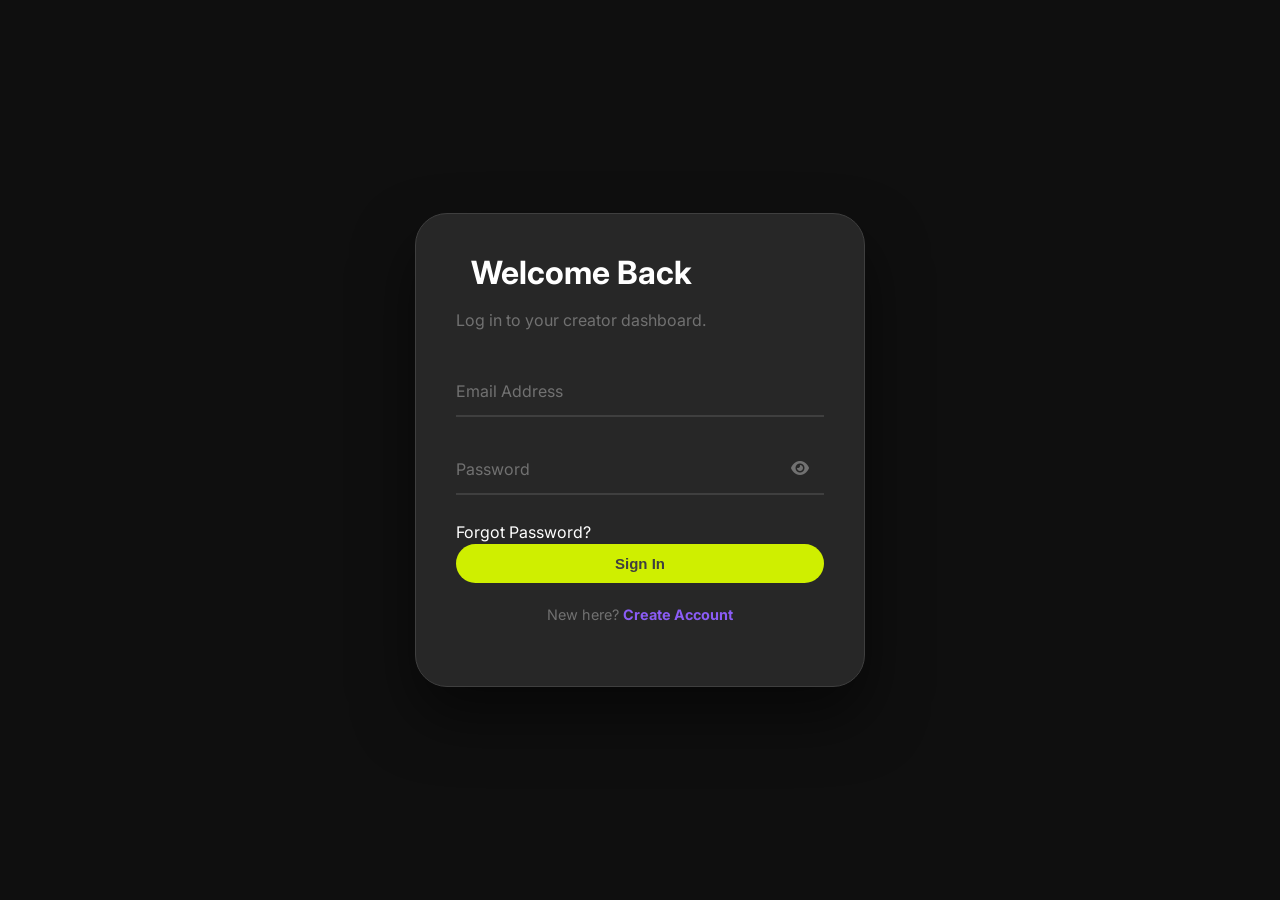
<file: signup.html>
<!DOCTYPE html>
<html lang="en">

<head>
    <meta charset="UTF-8">
    <meta name="viewport" content="width=device-width, initial-scale=1.0">
    <title>Social Media</title>
    <link rel="icon" href="./assets/bg remove.webp">

    <!-- Custom CSS -->
    <link rel="stylesheet" href="contact.css">
    <link rel="stylesheet" href="./root.css">

    <!-- material icon -->
    <link href="https://fonts.googleapis.com/icon?family=Material+Icons" rel="stylesheet">
    <!-- font awesome icon -->
    <link rel="stylesheet" href="https://cdnjs.cloudflare.com/ajax/libs/font-awesome/6.5.1/css/all.min.css">

    <!-- aos animations -->
    <link href="https://unpkg.com/aos@2.3.4/dist/aos.css" rel="stylesheet">


    <!-- <link
        href="https://fonts.googleapis.com/css2?family=Inter:wght@300;400;500;600;700;800&family=Space+Grotesk:wght@400;500;600;700&display=swap"
        rel="stylesheet"> -->
</head>

<body>

    <style>
        .auth-wrapper {
            min-height: 100vh;
            display: flex;
            justify-content: center;
            align-items: center;
            background: var(--bg-main);
            padding: 20px;
        }

        .auth-card {
            background: var(--bg-surface);
            border: 1px solid var(--border-subtle);
            padding: 40px;
            border-radius: 32px;
            width: 100%;
            max-width: 450px;
            box-shadow: 0 30px 60px rgba(0, 0, 0, 0.5);
        }

        .auth-card.hidden {
            display: none;
        }

        .auth-subtitle {
            color: var(--text-dim);
            margin-bottom: 30px;
        }

        .input-group {
            position: relative;
            margin-bottom: 25px;
        }

        .toggle-password {
            position: absolute;
            right: 15px;
            top: 18px;
            color: var(--text-dim);
            cursor: pointer;
            z-index: 5;
            transition: var(--transition);
        }

        .toggle-password:hover {
            color: var(--brand-primary);
        }

        .error-msg {
            font-size: 0.75rem;
            color: #ff4d4d;
            display: none;
            margin-top: 5px;
        }

        .input-group.invalid input {
            border-color: #ff4d4d;
        }

        .input-group.invalid .error-msg {
            display: block;
        }

        .w-100 {
            width: 100%;
            justify-content: center;
        }

        .switch-text {
            text-align: center;
            margin-top: 20px;
            font-size: 0.9rem;
            color: var(--text-dim);
        }

        .switch-text a {
            color: var(--brand-primary);
            text-decoration: none;
            font-weight: 700;
        }
    </style>










    <div class="auth-wrapper">
        <div class="auth-card" id="login-card" data-aos="zoom-in">
            <h2 class="text-gradient">Welcome Back</h2>
            <p class="auth-subtitle">Log in to your creator dashboard.</p>

            <form id="login-form" onsubmit="return validateForm(event, 'login')">
                <div class="input-group">
                    <input type="email" id="login-email" required placeholder=" ">
                    <label>Email Address</label>
                    <span class="error-msg">Please enter a valid email.</span>
                </div>

                <div class="input-group">
                    <input type="password" id="login-pass" required placeholder=" ">
                    <label>Password</label>
                    <i class="fas fa-eye toggle-password" onclick="togglePass('login-pass', this)"></i>
                    <span class="error-msg">Password is required.</span>
                </div>

                <div class="auth-meta">
                    <a href="#" onclick="showCard('forgot-card')">Forgot Password?</a>
                </div>

                <button type="submit" class="button w-100">Sign In</button>
                <p class="switch-text">New here? <a href="#" onclick="showCard('signup-card')">Create Account</a></p>
            </form>
        </div>





        <div class="auth-card hidden" id="signup-card">
            <h2 class="text-gradient">Join the Elite</h2>
            <form id="signup-form" onsubmit="return validateForm(event, 'signup')">
                <div class="input-group">
                    <input type="text" pattern="[A-Za-z]+" maxlength="50"
                        oninput="this.value=this.value.replace(/[^A-Za-z]/g,'')" title="alphabets only" required>
                    <label>Full Name</label>
                </div>
                <div class="input-group">
                    <input type="email" id="signup-email" required placeholder=" ">
                    <label>Email</label>
                </div>
                <div class="input-group">
                    <input type="password" id="signup-pass" required placeholder=" ">
                    <label>Password</label>
                    <i class="fas fa-eye toggle-password" onclick="togglePass('signup-pass', this)"></i>
                    <span class="error-msg">Must be at least 8 characters.</span>
                </div>
                <button type="submit" class="button w-100">Create Account</button>
                <p class="switch-text">Already have an account? <a href="#" onclick="showCard('login-card')">Log In</a>
                </p>
            </form>
        </div>






        <div class="auth-card hidden" id="forgot-card">
            <h2>Reset Password</h2>
            <p class="auth-subtitle">We'll send a recovery link to your email.</p>
            <form id="forgot-form" onsubmit="return validateForm(event, 'forgot')">
                <div class="input-group">
                    <input type="email" id="forgot-email" required placeholder=" ">
                    <label>Email Address</label>
                </div>
                <button type="submit" class="button w-100">Send Link</button>
                <p class="switch-text"><a href="#" onclick="showCard('login-card')">Back to Login</a></p>
            </form>
        </div>
    </div>






    <script>
        // 1. Toggle Password Visibility
        function togglePass(id, icon) {
            const input = document.getElementById(id);
            if (input.type === "password") {
                input.type = "text";
                icon.classList.replace('fa-eye', 'fa-eye-slash');
            } else {
                input.type = "password";
                icon.classList.replace('fa-eye-slash', 'fa-eye');
            }
        }

        // 2. Switch Between Login/Signup/Forgot
        function showCard(cardId) {
            document.querySelectorAll('.auth-card').forEach(card => card.classList.add('hidden'));
            document.getElementById(cardId).classList.remove('hidden');
        }

        // 3. Proper Validation & Redirect
        function validateForm(event, type) {
            event.preventDefault();
            let isValid = true;

            if (type === 'login' || type === 'signup') {
                const pass = document.getElementById(`${type}-pass`);
                if (pass.value.length < 8) {
                    pass.parentElement.classList.add('invalid');
                    isValid = false;
                } else {
                    pass.parentElement.classList.remove('invalid');
                }
            }

            if (isValid) {
                window.location.href = "404.html";
            }
            return false;
        }
    </script>




    <script src="https://unpkg.com/aos@2.3.4/dist/aos.js"></script>

    <script>
        AOS.init({
            duration: 900,
            easing: 'ease-in-out',
            once: true,
        });
    </script>


</body>

</html>
</file>
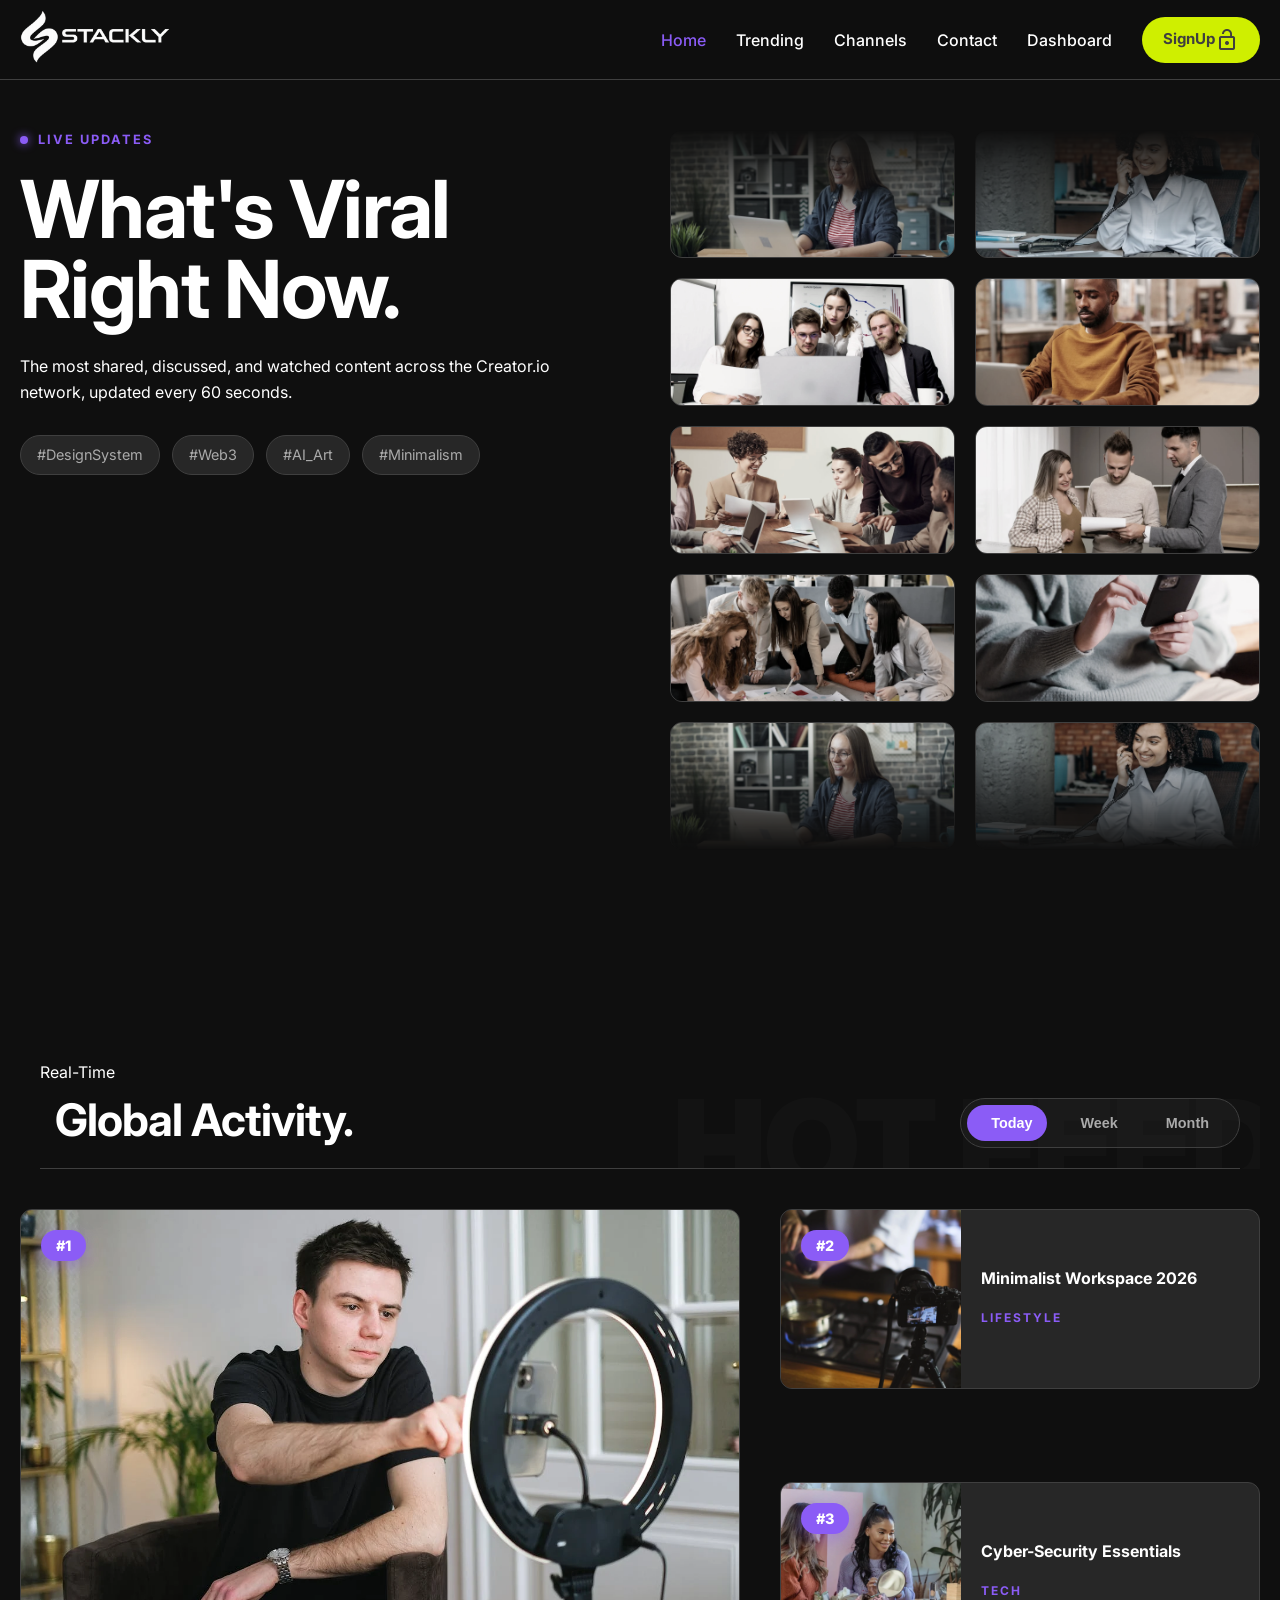
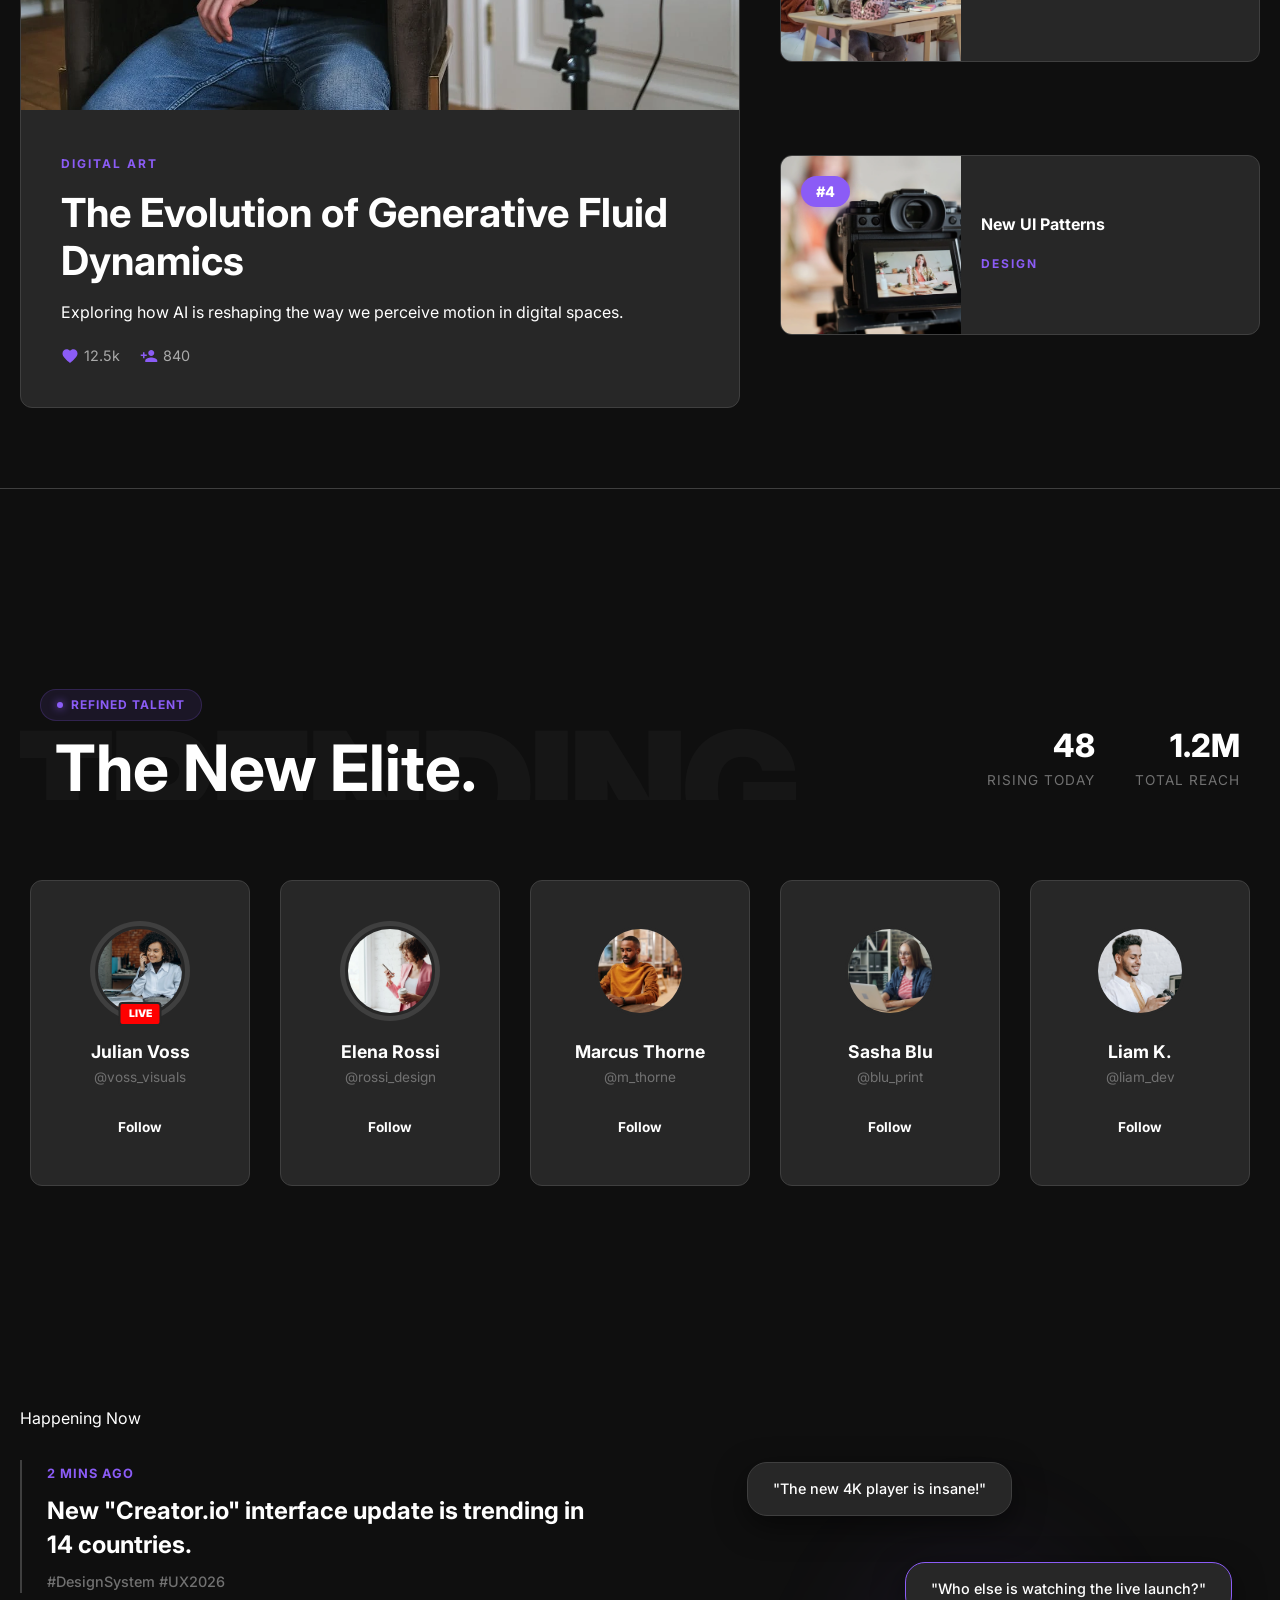
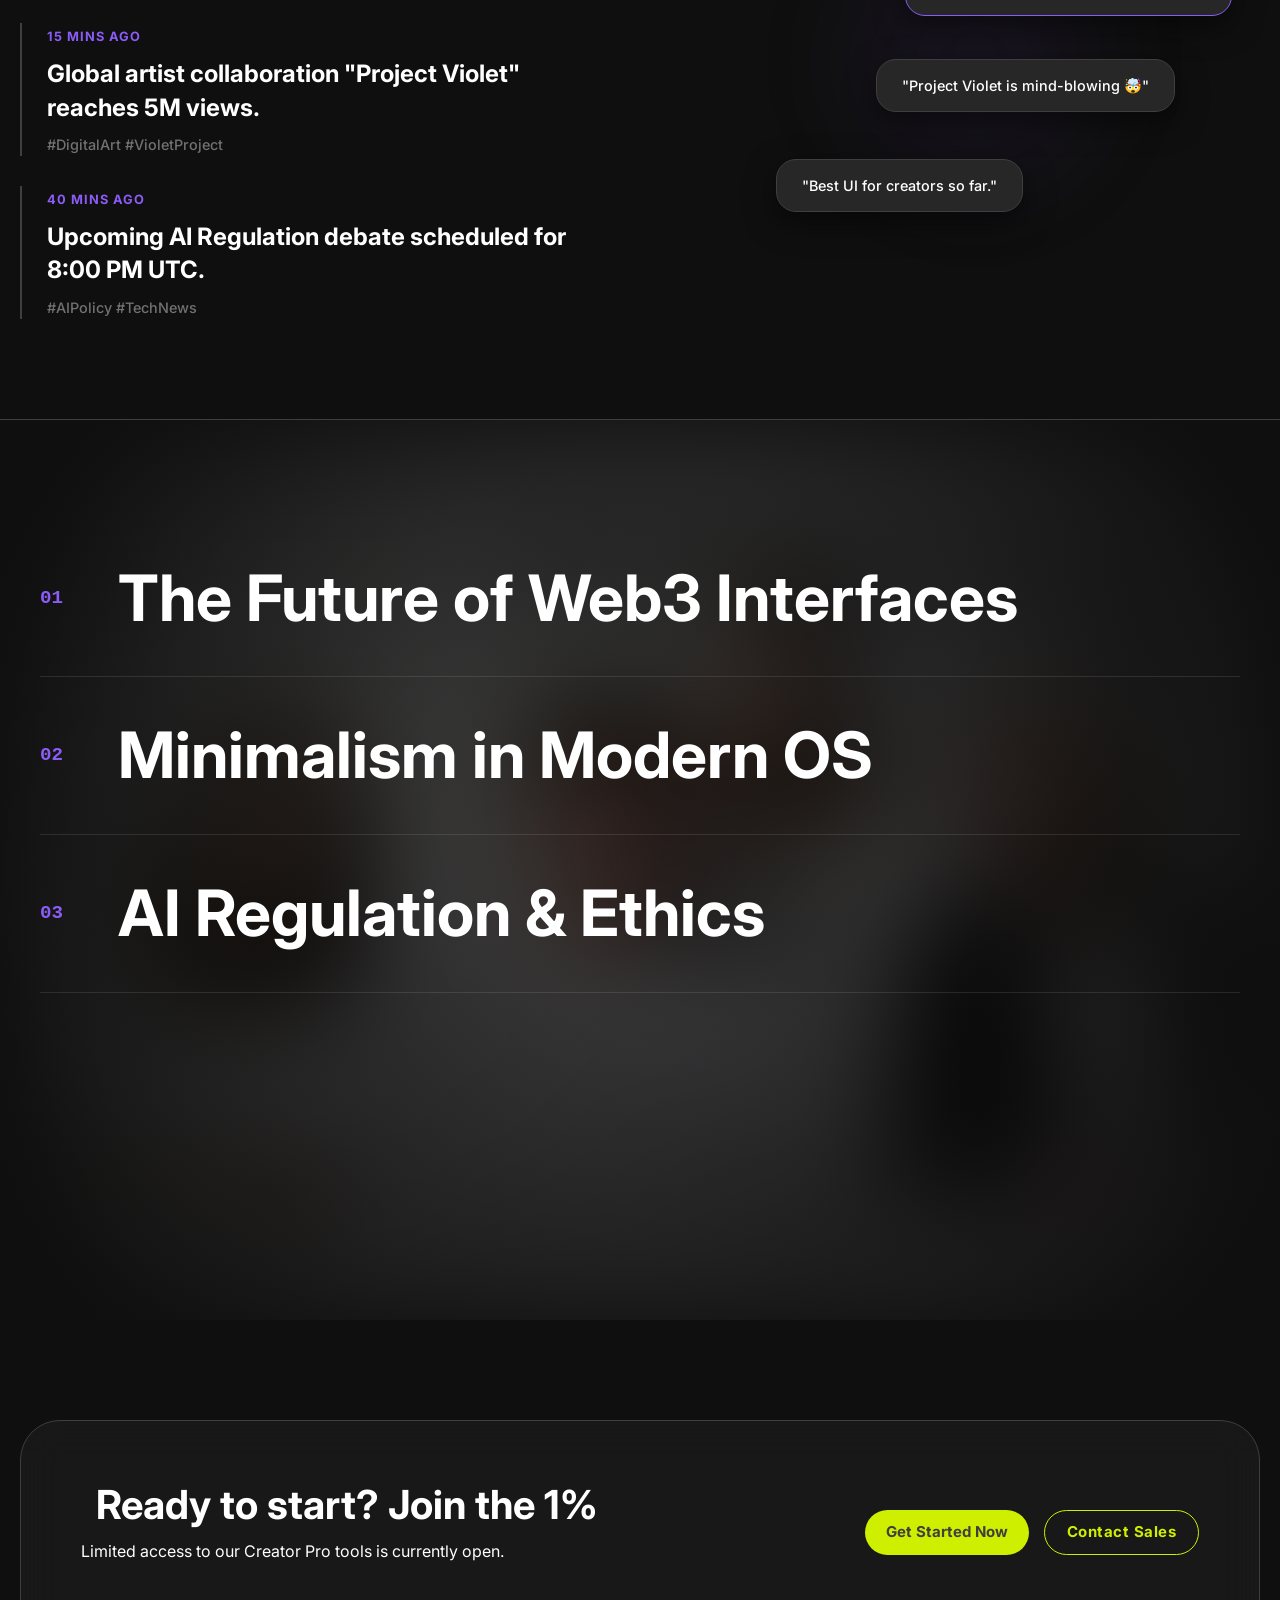
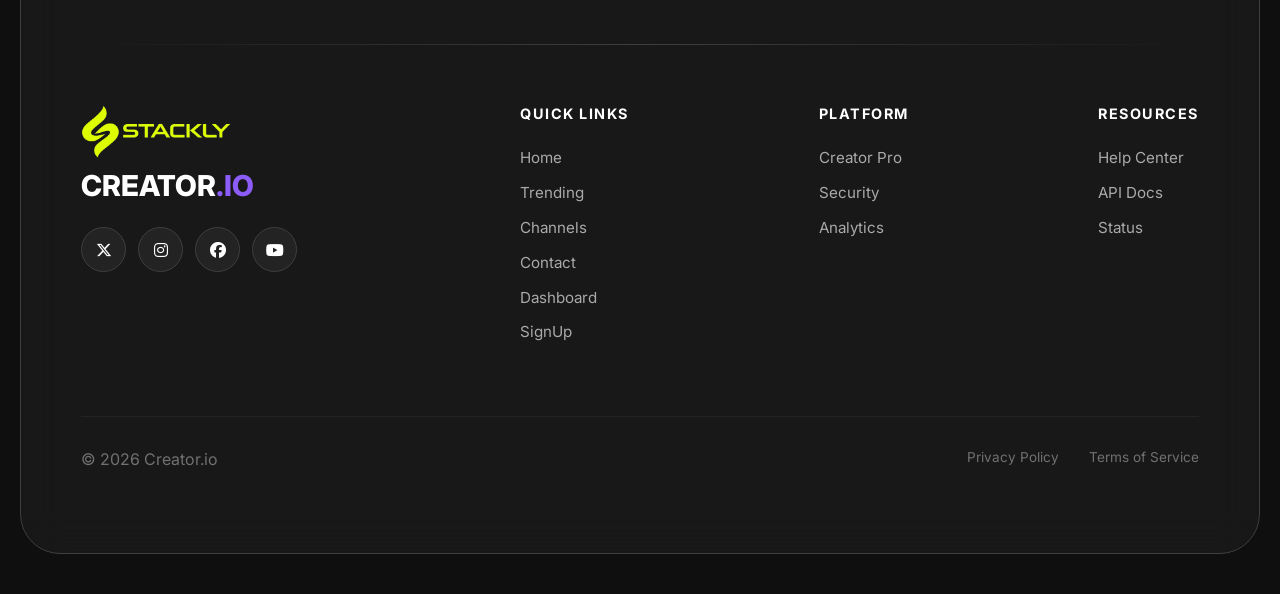
<file: trending.html>
<!DOCTYPE html>
<html lang="en">

<head>
    <meta charset="UTF-8">
    <meta name="viewport" content="width=device-width, initial-scale=1.0">
    <title>Social Media</title>
    <link rel="icon" href="./assets/bg remove.webp">

    <!-- Custom CSS -->
    <link rel="stylesheet" href="trending.css">
    <link rel="stylesheet" href="./root.css">

    <!-- material icon -->
    <link href="https://fonts.googleapis.com/icon?family=Material+Icons" rel="stylesheet">
    <!-- font awesome icon -->
    <link rel="stylesheet" href="https://cdnjs.cloudflare.com/ajax/libs/font-awesome/6.5.1/css/all.min.css">

    <!-- aos animations -->
    <link href="https://unpkg.com/aos@2.3.4/dist/aos.css" rel="stylesheet">


    <!-- <link
        href="https://fonts.googleapis.com/css2?family=Inter:wght@300;400;500;600;700;800&family=Space+Grotesk:wght@400;500;600;700&display=swap"
        rel="stylesheet"> -->
</head>

<body>
    <header class="main-header">
        <div class="nav-container">
            <div class="logo">
                <a href="trending.html"><img src="./assets/white.webp" alt="" width="150px"></a>
            </div>

            <button class="menu-toggle" id="mobile-menu-btn" aria-label="Toggle Menu">
                <span class="bar"></span>
                <span class="bar"></span>
                <span class="bar"></span>
            </button>

            <nav class="nav-menu" id="nav-menu">
                <ul class="nav-list">
                    <li><a href="index.html" class="active nav-link">Home</a></li>
                    <li><a href="trending.html" class="nav-link">Trending</a></li>
                    <li><a href="channel.html" class="nav-link">Channels</a></li>
                    <li><a href="contact.html" class="nav-link">Contact</a></li>
                    <li><a href="dashboard.html" class="nav-link">Dashboard</a></li>
                    <li><a href="signup.html" class="button">SignUp <span class="material-icons">lock_open</span></a></li>
                </ul>
            </nav>
        </div>
    </header>




    <main>


        <section class="trending-hero" data-aos="fade-up">
            <div class="trending-grid">
                <div class="trending-content">
                    <div class="live-indicator">
                        <span class="pulse-dot"></span>
                        LIVE UPDATES
                    </div>
                    <h1 class="reveal-up">What's <span class="text-gradient">Viral</span> <br>Right Now.</h1>
                    <p class="reveal-up">The most shared, discussed, and watched content across the Creator.io network,
                        updated every 60 seconds.</p>

                    <div class="trending-tags reveal-up">
                        <span class="tag">#DesignSystem</span>
                        <span class="tag">#Web3</span>
                        <span class="tag">#AI_Art</span>
                        <span class="tag">#Minimalism</span>
                    </div>
                </div>

                <div class="trending-visual">
                    <div class="visual-column col-1">
                        <div class="trending-card-sm"><img
                                src="./assets/sign.webp">
                        </div>
                        <div class="trending-card-sm"><img
                                src="./assets/about.webp">
                        </div>
                        <div class="trending-card-sm"><img
                                src="./assets/meeting.webp">
                        </div>
                        <div class="trending-card-sm"><img
                                src="./assets/stratergy.webp">
                        </div>
                        <div class="trending-card-sm"><img
                                src="./assets/sign.webp">
                        </div>
                    </div>
                    <div class="visual-column col-2">
                        <div class="trending-card-sm"><img
                                src="./assets/w1.webp">
                        </div>
                        <div class="trending-card-sm"><img
                                src="./assets/m1.webp">
                        </div>
                        <div class="trending-card-sm"><img
                                src="./assets/hero.webp">
                        </div>
                        <div class="trending-card-sm"><img
                                src="./assets/hero2.webp">
                        </div>
                        <div class="trending-card-sm"><img
                                src="./assets/w1.webp">
                        </div>
                    </div>
                </div>
            </div>
        </section>







        <section class="trending-feed" data-aos="fade-down">
            <header class="feed-header-alt">
                <div class="watermark-text">HOT FEED</div>

                <div class="feed-header-content">
                    <div class="header-main">
                        <span class="badge">Real-Time</span>
                        <h2>Global <span class="text-gradient">Activity</span>.</h2>
                    </div>

                    <div class="feed-filters">
                        <button class="filter-btn active">Today</button>
                        <button class="filter-btn" onclick="window.location.href='#week'">Week</button>
                        <button class="filter-btn" onclick="window.location.href='#month'">Month</button>
                        <div class="filter-indicator"></div>
                    </div>
                </div>
            </header>
            <div class="feed-container">
                <div class="trending-item featured">
                    <div class="item-visual">
                        <img src="./assets/blog2.webp"
                            alt="Top Trend">
                        <div class="rank-badge">#1</div>
                    </div>
                    <div class="item-info">
                        <span class="category">Digital Art</span>
                        <h3>The Evolution of Generative Fluid Dynamics</h3>
                        <p>Exploring how AI is reshaping the way we perceive motion in digital spaces.</p>
                        <div class="item-stats">
                            <span><svg viewBox="0 0 24 24" fill="currentColor">
                                    <path
                                        d="M12 21.35l-1.45-1.32C5.4 15.36 2 12.28 2 8.5 2 5.42 4.42 3 7.5 3c1.74 0 3.41.81 4.5 2.09C13.09 3.81 14.76 3 16.5 3 19.58 3 22 5.42 22 8.5c0 3.78-3.4 6.86-8.55 11.54L12 21.35z" />
                                </svg> 12.5k</span>
                            <span><svg viewBox="0 0 24 24" fill="currentColor">
                                    <path
                                        d="M15 12c2.21 0 4-1.79 4-4s-1.79-4-4-4-4 1.79-4 4 1.79 4 4 4zm-9-2V7H4v3H1v2h3v3h2v-3h3v-2H6zm9 4c-2.67 0-8 1.34-8 4v2h16v-2c0-2.66-5.33-4-8-4z" />
                                </svg> 840</span>
                        </div>
                    </div>
                </div>

                <div class="secondary-grid" id="week">
                    <div class="trending-item">
                        <div class="item-visual">
                            <img
                                src="./assets/blog3.webp">
                            <div class="rank-badge">#2</div>
                        </div>
                        <div class="item-info-sm">
                            <h4>Minimalist Workspace 2026</h4>
                            <span class="category">Lifestyle</span>
                        </div>
                    </div>

                    <div class="trending-item" id="month">
                        <div class="item-visual">
                            <img
                                src="./assets/bolg4.webp">
                            <div class="rank-badge">#3</div>
                        </div>
                        <div class="item-info-sm">
                            <h4>Cyber-Security Essentials</h4>
                            <span class="category">Tech</span>
                        </div>
                    </div>

                    <div class="trending-item" id="month">
                        <div class="item-visual">
                            <img
                                src="./assets/blog1.webp">
                            <div class="rank-badge">#4</div>
                        </div>
                        <div class="item-info-sm">
                            <h4>New UI Patterns</h4>
                            <span class="category">Design</span>
                        </div>
                    </div>
                </div>
            </div>
        </section>








        <section class="rising-creators" data-aos="zoom-in">
            <div class="trending-head-v2">
                <div class="head-background-text">TRENDING</div>

                <div class="head-main-content">
                    <div class="head-left">
                        <div class="status-pill">
                            <span class="dot"></span>
                            REFINED TALENT
                        </div>
                        <h2>The New <span class="text-gradient">Elite</span>.</h2>
                    </div>

                    <div class="head-right">
                        <div class="stat-group">
                            <span class="stat-num">48</span>
                            <span class="stat-label">Rising Today</span>
                        </div>
                        <div class="stat-group">
                            <span class="stat-num">1.2M</span>
                            <span class="stat-label">Total Reach</span>
                        </div>
                    </div>
                </div>
            </div>

            <div class="creators-wrapper">
                <div class="creators-track">
                    <div class="creator-card">
                        <div class="avatar-wrapper">
                            <img src="./assets/w1.webp"
                                alt="Creator">
                            <div class="live-tag">LIVE</div>
                        </div>
                        <h4>Julian Voss</h4>
                        <p>@voss_visuals</p>
                        <a href="./404.html" class="btn-follow">Follow</a>
                    </div>

                    <div class="creator-card">
                        <div class="avatar-wrapper">
                            <img src="./assets/w2.webp"
                                alt="Creator">
                        </div>
                        <h4>Elena Rossi</h4>
                        <p>@rossi_design</p>
                        <a href="./404.html" class="btn-follow">Follow</a>
                    </div>

                    <div class="creator-card">
                        <div class="avatar-wrapper trending-glow">
                            <img src="./assets/m1.webp"
                                alt="Creator">
                        </div>
                        <h4>Marcus Thorne</h4>
                        <p>@m_thorne</p>
                        <a href="./404.html" class="btn-follow">Follow</a>
                    </div>

                    <div class="creator-card">
                        <div class="avatar-wrapper trending-glow">
                            <img src="./assets/sign.webp" alt="image">
                        </div>
                        <h4>Sasha Blu</h4>
                        <p>@blu_print</p>
                        <a href="./404.html" class="btn-follow">Follow</a>
                    </div>

                    <div class="creator-card">
                        <div class="avatar-wrapper trending-glow">
                            <img src="./assets/m2-testi.webp"
                                alt="Creator">
                        </div>
                        <h4>Liam K.</h4>
                        <p>@liam_dev</p>
                        <a href="./404.html" class="btn-follow">Follow</a>
                    </div>
                </div>
            </div>
        </section>






        <section class="live-pulse-section" data-aos="fade-up">
            <div class="pulse-container">

                <div class="topic-stack">
                    <span class="badge">Happening Now</span>
                    <div class="topic-item">
                        <span class="topic-time">2 mins ago</span>
                        <h3>New "Creator.io" interface update is trending in 14 countries.</h3>
                        <div class="topic-meta">#DesignSystem #UX2026</div>
                    </div>

                    <div class="topic-item">
                        <span class="topic-time">15 mins ago</span>
                        <h3>Global artist collaboration "Project Violet" reaches 5M views.</h3>
                        <div class="topic-meta">#DigitalArt #VioletProject</div>
                    </div>

                    <div class="topic-item">
                        <span class="topic-time">40 mins ago</span>
                        <h3>Upcoming AI Regulation debate scheduled for 8:00 PM UTC.</h3>
                        <div class="topic-meta">#AIPolicy #TechNews</div>
                    </div>
                </div>

                <div class="conversation-visual">
                    <div class="bubble-container">
                        <div class="bubble b-1">"The new 4K player is insane!"</div>
                        <div class="bubble b-2">"Who else is watching the live launch?"</div>
                        <div class="bubble b-3">"Best UI for creators so far."</div>
                        <div class="bubble b-4">"Project Violet is mind-blowing 🤯"</div>
                    </div>
                    <div class="visual-glow-main"></div>
                </div>

            </div>
        </section>






        <section class="kinetic-feed" data-aos="fade-down">
            <div class="kinetic-container">
                <div class="kinetic-bg-preview">
                    <img id="bg-visual" src="./assets/about.webp"
                        alt="Preview">
                    <div class="visual-overlay"></div>
                </div>

                <div class="kinetic-list">
                    <div class="kinetic-item"
                        data-img="./assets/about.webp">
                        <div class="item-main">
                            <span class="item-rank">01</span>
                            <h2>The Future of Web3 Interfaces</h2>
                        </div>
                        <div class="item-extra">
                            <span class="item-stat">2.4M Views</span>
                            <span class="item-category">Technology</span>
                            <a href="./404.html" class="view-btn">View Post</a>
                        </div>
                    </div>

                    <div class="kinetic-item"
                        data-img="./assets/about.webp">
                        <div class="item-main">
                            <span class="item-rank">02</span>
                            <h2>Minimalism in Modern OS</h2>
                        </div>
                        <div class="item-extra">
                            <span class="item-stat">1.8M Views</span>
                            <span class="item-category">Design</span>
                            <a href="./404.html" class="view-btn">View Post</a>
                        </div>
                    </div>

                    <div class="kinetic-item"
                        data-img="./assets/about.webp">
                        <div class="item-main">
                            <span class="item-rank">03</span>
                            <h2>AI Regulation & Ethics</h2>
                        </div>
                        <div class="item-extra">
                            <span class="item-stat">900K Views</span>
                            <span class="item-category">Policy</span>
                            <a href="./404.html" class="view-btn">View Post</a>
                        </div>
                    </div>
                </div>
            </div>
        </section>

    </main>




    

    <footer class="glass-footer">
        <div class="footer-wrapper">
            <div class="footer-cta-minimal">
                <div class="cta-text">

                    <h2>Ready to start? <span class="text-gradient">Join the 1%</span></h2>
                    <p>Limited access to our Creator Pro tools is currently open.</p>
                </div>
                <div class="cta-actions">
                    <a href="./404.html" class="button">Get Started Now</a>
                    <a href="./404.html" class="btn-secondary">Contact Sales</a>
                </div>
            </div>

            <div class="footer-divider"></div>

            <div class="footer-main-grid">

                <div class="brand-zone">
                    <a href="trending.html">
                        <img src="./assets/yellow.webp" alt="logo" width="150px">
                    </a>
                    <div class="footer-logo">CREATOR<span>.IO</span></div>
                    <div class="social-pills">
                        <a href="./404.html" class="pill">
                            <i class="fa-brands fa-x-twitter"></i>
                        </a>
                        <a href="./404.html" class="pill">
                            <i class="fa-brands fa-instagram"></i>
                        </a>
                        <a href="./404.html" class="pill">
                            <i class="fa-brands fa-facebook"></i>
                        </a>
                        <a href="./404.html" class="pill">
                            <i class="fa-brands fa-youtube"></i>
                        </a>

                    </div>
                </div>

                <div class="links-zone">
                    <div class="link-col">
                        <h4>Quick Links</h4>
                        <a href="index.html">Home</a>
                        <a href="trending.html">Trending</a>
                        <a href="channel.html">Channels</a>
                        <a href="contact.html">Contact</a>
                        <a href="dashboard.html">Dashboard</a>
                        <a href="signup.html">SignUp</a>
                    </div>
                    <div class="link-col">
                        <h4>Platform</h4>
                        <a href="./404.html">Creator Pro</a>
                        <a href="./404.html">Security</a>
                        <a href="./404.html">Analytics</a>
                    </div>
                    <div class="link-col">
                        <h4>Resources</h4>
                        <a href="./404.html">Help Center</a>
                        <a href="./404.html">API Docs</a>
                        <a href="./404.html">Status</a>
                    </div>
                </div>
            </div>

            <div class="footer-legal">
                <p>&copy; 2026 Creator.io</p>
                <div class="legal-links">
                    <a href="./404.html">Privacy Policy</a>
                    <a href="./404.html">Terms of Service</a>
                </div>
            </div>
        </div>
    </footer>


    <script src="script.js"></script>

    <script>
        window.addEventListener('DOMContentLoaded', () => {
            const reveals = document.querySelectorAll('.reveal-up');
            reveals.forEach((el, index) => {
                setTimeout(() => {
                    el.style.opacity = "1";
                    el.style.transform = "translateY(0)";
                }, index * 200);
            });
        });






        function selectOption(element) {
            // Remove active class from all options
            document.querySelectorAll('.poll-option').forEach(opt => {
                opt.classList.remove('active');
            });

            // Add active class to clicked option
            element.classList.add('active');

            // Optional: Add a small bounce effect
            element.style.transform = "scale(0.98)";
            setTimeout(() => {
                element.style.transform = "scale(1)";
            }, 100);
        }






        document.querySelectorAll('.kinetic-item').forEach(item => {
            item.addEventListener('mouseenter', () => {
                const newImg = item.getAttribute('data-img');
                const bgVisual = document.getElementById('bg-visual');

                bgVisual.style.opacity = "0"; // Fade out current

                setTimeout(() => {
                    bgVisual.src = newImg; // Swap image
                    bgVisual.style.opacity = "1"; // Fade in new
                }, 300);
            });
        });



    </script>

    <script src="https://unpkg.com/aos@2.3.4/dist/aos.js"></script>

    <script>
        AOS.init({
            duration: 900,
            easing: 'ease-in-out',
            once: true,
        });
    </script>

</body>

</html>
</file>
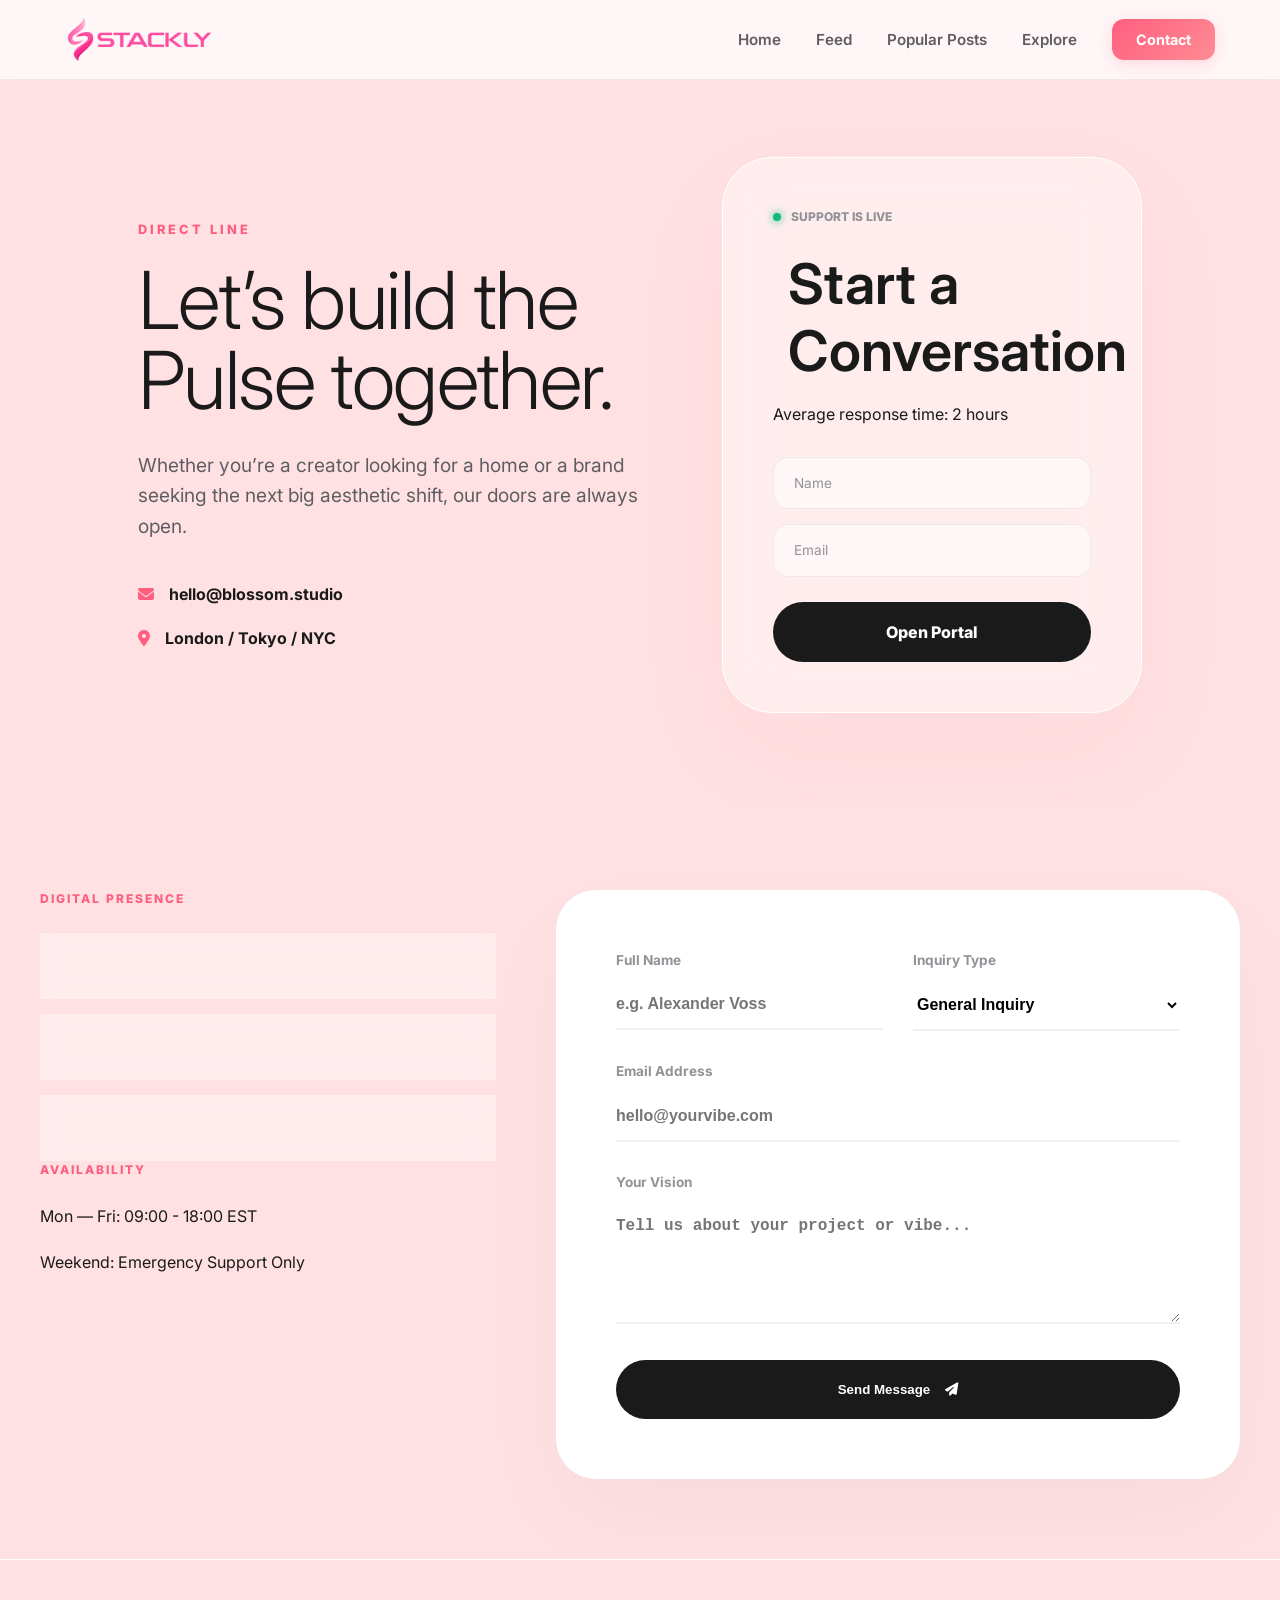
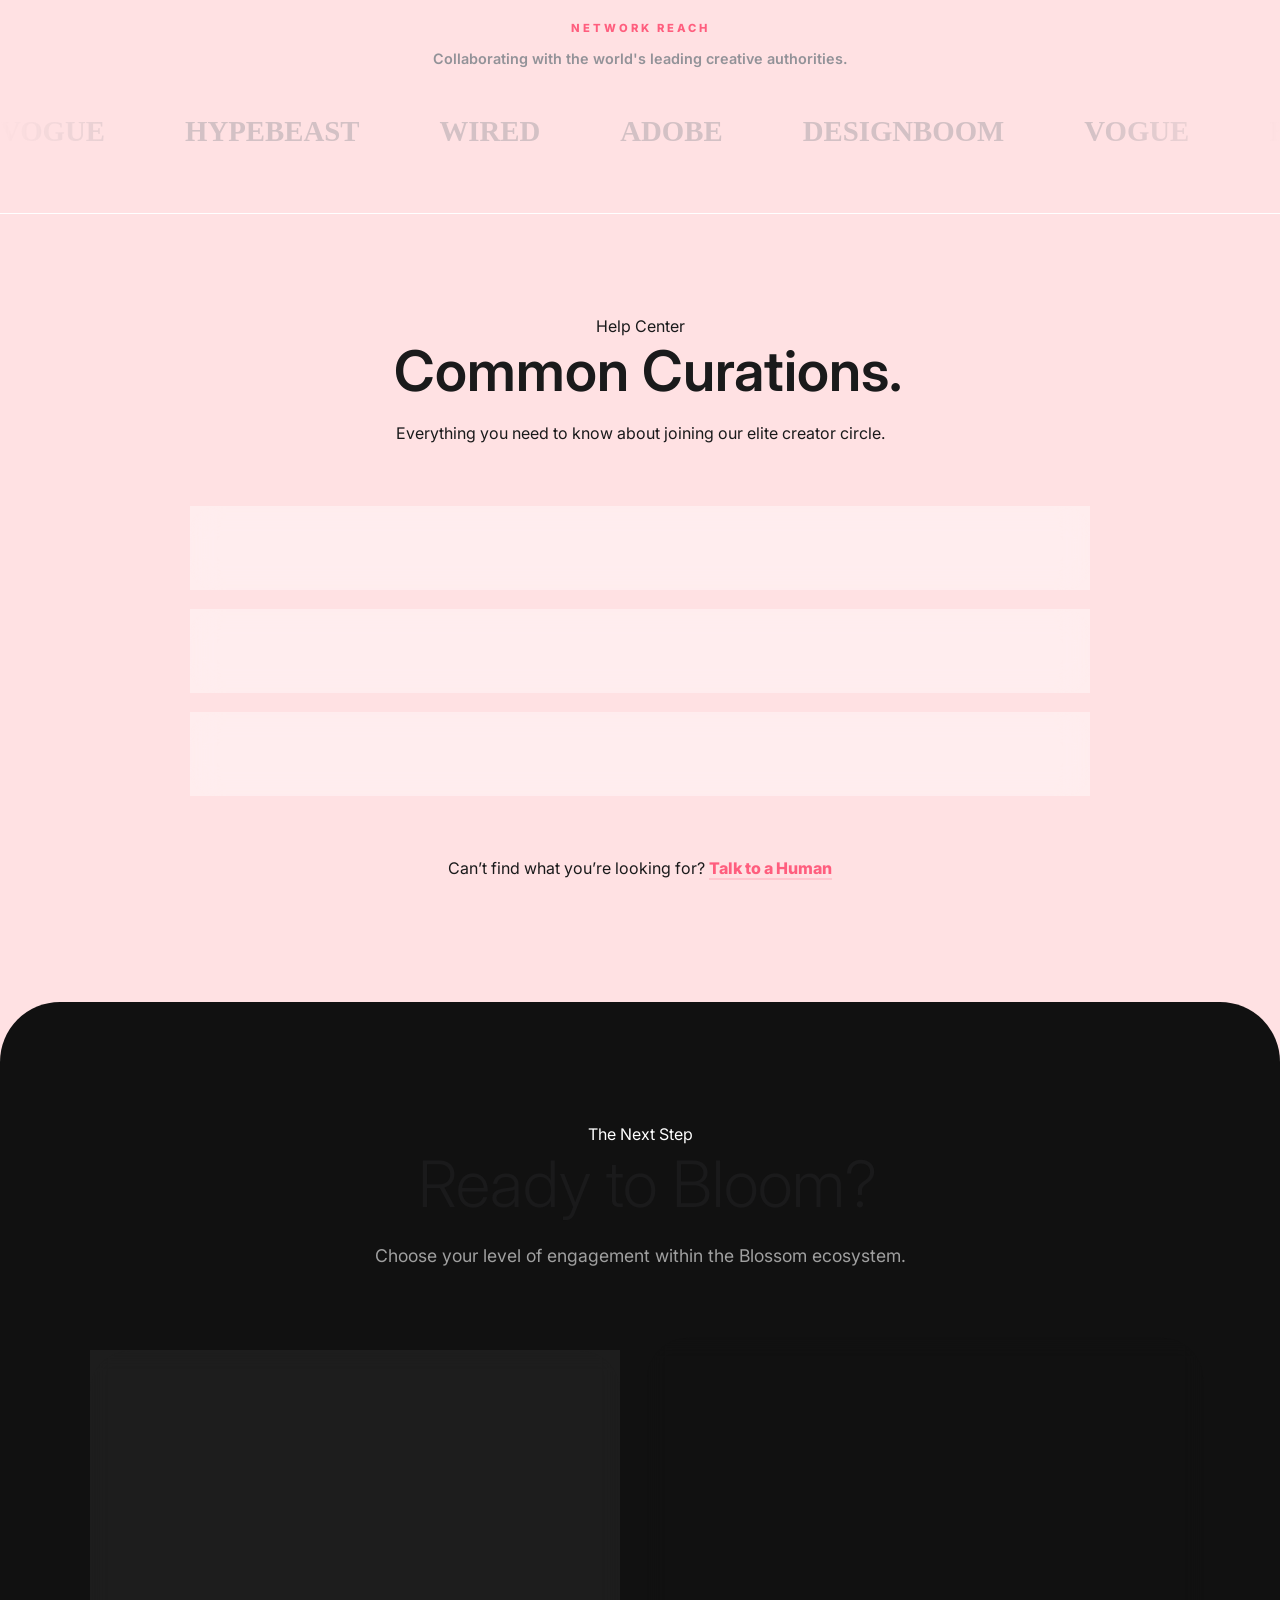
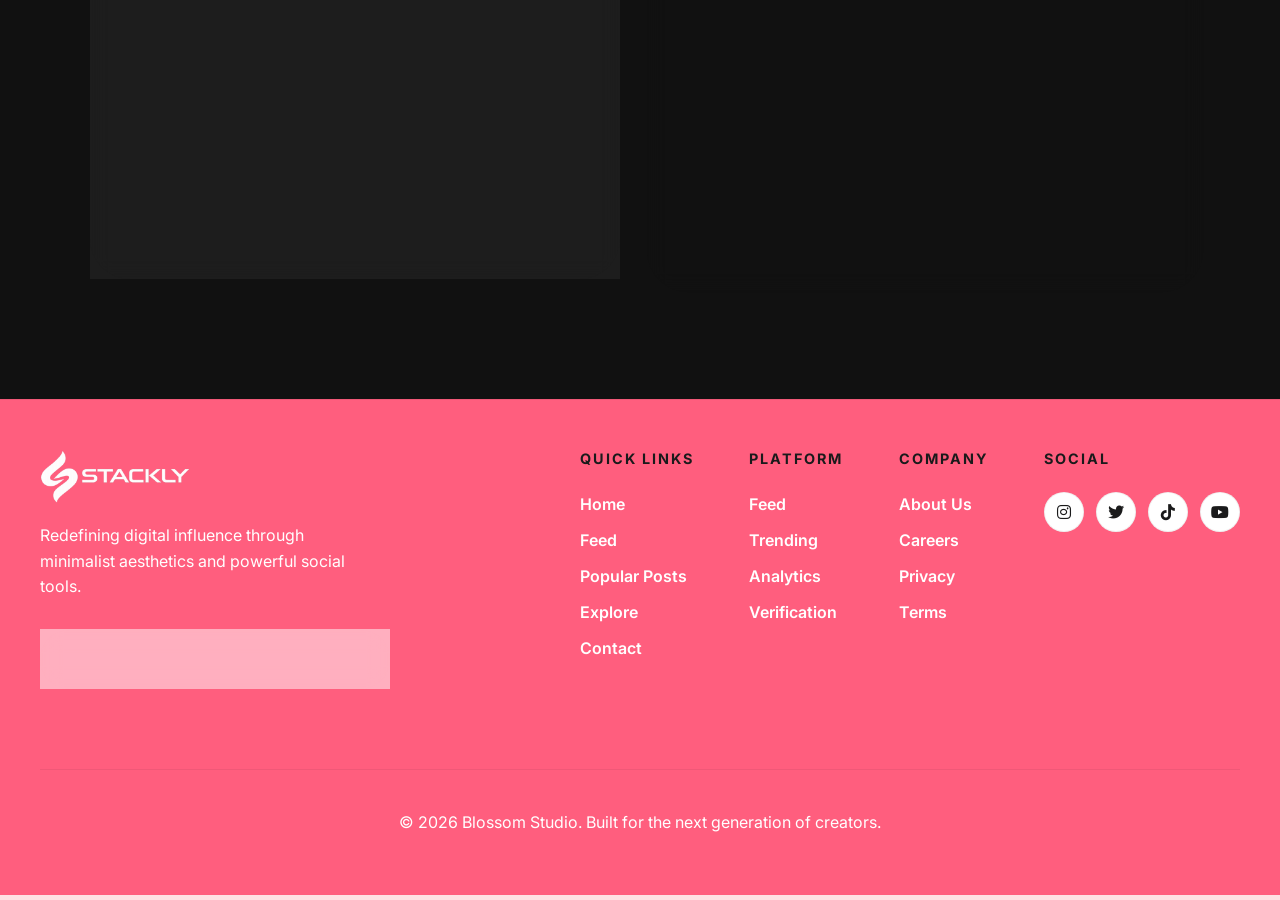
<file: home 2/contact.html>
<!DOCTYPE html>
<html lang="en">

<head>
    <meta charset="UTF-8">
    <meta name="viewport" content="width=device-width, initial-scale=1.0">
    <title>Social Media</title>
    <link rel="icon" href="../assets/bg remove.webp">

    <!-- Custom CSS -->
    <link rel="stylesheet" href="contact.css">
    <link rel="stylesheet" href="./root.css">

    <!-- material icon -->
    <link href="https://fonts.googleapis.com/icon?family=Material+Icons" rel="stylesheet">
    <!-- font awesome icon -->
    <link rel="stylesheet" href="https://cdnjs.cloudflare.com/ajax/libs/font-awesome/6.5.1/css/all.min.css">

    <!-- aos animations -->
    <link href="https://unpkg.com/aos@2.3.4/dist/aos.css" rel="stylesheet">

</head>

<body>


    <header class="main-header">
        <div class="header-container">
            <a href="contact.html" class="logo">
                <img src="../assets/pink.webp" alt="logo" width="150px">
            </a>

            <nav class="nav-menu" id="nav-menu">
                <ul class="nav-list">
                    <li><a href="index.html" class="nav-link">Home</a></li>
                    <li><a href="feed.html" class="nav-link">Feed</a></li>
                    <li><a href="post.html" class="nav-link">Popular Posts</a></li>
                    <li><a href="explore.html" class="nav-link">Explore</a></li>
                    <li><a href="contact.html" class="btn-primary">Contact</a></li>
                </ul>
            </nav>

            <button class="hamburger" id="menu-trigger" aria-label="Toggle Menu">
                <span class="bar"></span>
                <span class="bar"></span>
                <span class="bar"></span>
            </button>
        </div>
    </header>




    <main>

        <section class="contact-hero" data-aos="fade-up">
            <div class="contact-container">

                <div class="contact-intro">
                    <span class="badge-v18">Direct Line</span>
                    <h1>Let’s build the <br><span class="italic-serif">Pulse</span> together.</h1>
                    <p>Whether you’re a creator looking for a home or a brand seeking the next big aesthetic shift, our
                        doors are always open.</p>

                    <div class="contact-methods">
                        <div class="method-item">
                            <i class="fas fa-envelope"></i>
                            <span>hello@blossom.studio</span>
                        </div>
                        <div class="method-item">
                            <i class="fas fa-map-marker-alt"></i>
                            <span>London / Tokyo / NYC</span>
                        </div>
                    </div>
                </div>

                <div class="contact-visual-scene">
                    <div class="contact-glass-card" id="contact-card">
                        <div class="card-glow"></div>
                        <div class="card-inner">
                            <div class="p-header">
                                <div class="status-dot"></div>
                                <span>Support is Live</span>
                            </div>
                            <h2>Start a Conversation</h2>
                            <p>Average response time: 2 hours</p>

                            <div class="mini-form">
                                <div class="skeleton-input">Name</div>
                                <div class="skeleton-input">Email</div>
                                <div class="btn-fake-submit">Open Portal</div>
                            </div>
                        </div>
                    </div>
                </div>

            </div>
        </section>







        <section class="connection-portal" data-aos="fade-down">
            <div class="portal-container">

                <div class="portal-sidebar">
                    <div class="sidebar-block">
                        <span class="s-label">Digital Presence</span>
                        <div class="social-glass-list">
                            <a href="./404.html" class="social-glass-item">
                                <i class="fab fa-instagram"></i>
                                <span>Instagram</span>
                                <i class="fas fa-arrow-right"></i>
                            </a>
                            <a href="./404.html" class="social-glass-item">
                                <i class="fab fa-twitter"></i>
                                <span>Twitter / X</span>
                                <i class="fas fa-arrow-right"></i>
                            </a>
                            <a href="./404.html" class="social-glass-item">
                                <i class="fab fa-discord"></i>
                                <span>Discord Community</span>
                                <i class="fas fa-arrow-right"></i>
                            </a>
                        </div>
                    </div>

                    <div class="sidebar-block office-hours">
                        <span class="s-label">Availability</span>
                        <p>Mon — Fri: 09:00 - 18:00 EST</p>
                        <p>Weekend: Emergency Support Only</p>
                    </div>
                </div>

                <div class="portal-form-wrap">
                    <form id="blossom-contact-form" class="premium-form" action="./404.html" method='GET'>
                        <div class="form-row">
                            <div class="input-group">
                                <label>Full Name</label>
                                <input type="text" placeholder="e.g. Alexander Voss" pattern="[A-Za-z\s]+"
                                    title="Only alphabets are allowed"
                                    oninput="this.value=this.value.replace(/[^a-zA-Z\s]/g,'')" required>
                                <div class="focus-border"></div>
                            </div>
                            <div class="input-group">
                                <label>Inquiry Type</label>
                                <select>
                                    <option>General Inquiry</option>
                                    <option>Partnership</option>
                                    <option>Creator Support</option>
                                    <option>Press</option>
                                </select>
                                <div class="focus-border"></div>
                            </div>
                        </div>

                        <div class="input-group">
                            <label>Email Address</label>
                            <input type="email" placeholder="hello@yourvibe.com" required>
                            <div class="focus-border"></div>
                        </div>

                        <div class="input-group">
                            <label>Your Vision</label>
                            <textarea rows="5" placeholder="Tell us about your project or vibe..."></textarea>
                            <div class="focus-border"></div>
                        </div>

                        <button type="submit" class="btn-portal-submit">
                            <span>Send Message</span>
                            <i class="fas fa-paper-plane"></i>
                        </button>
                    </form>
                </div>

            </div>
        </section>







        <section class="partner-pulse" data-aos="zoom-in">
            <div class="partner-container">
                <div class="partner-intro">
                    <span class="badge-v21">Network Reach</span>
                    <p>Collaborating with the world's leading creative authorities.</p>
                </div>

                <div class="logo-ticker">
                    <div class="ticker-track">
                        <div class="logo-item"><span>VOGUE</span></div>
                        <div class="logo-item"><span>HYPEBEAST</span></div>
                        <div class="logo-item"><span>WIRED</span></div>
                        <div class="logo-item"><span>ADOBE</span></div>
                        <div class="logo-item"><span>DESIGNBOOM</span></div>
                        <div class="logo-item"><span>VOGUE</span></div>
                        <div class="logo-item"><span>HYPEBEAST</span></div>
                        <div class="logo-item"><span>WIRED</span></div>
                        <div class="logo-item"><span>ADOBE</span></div>
                        <div class="logo-item"><span>DESIGNBOOM</span></div>
                    </div>
                </div>
            </div>
        </section>







        <section class="faq-section" data-aos="slide-up">
            <div class="faq-container">
                <div class="faq-header">
                    <span class="badge-v19">Help Center</span>
                    <h2>Common <span class="italic-serif">Curations.</span></h2>
                    <p>Everything you need to know about joining our elite creator circle.</p>
                </div>

                <div class="faq-grid">
                    <div class="faq-tile">
                        <button class="faq-trigger">
                            <span>How do I become a Featured Creator?</span>
                            <i class="fas fa-plus"></i>
                        </button>
                        <div class="faq-content">
                            <p>Featured spots are curated weekly by our internal aesthetic board. We look for
                                high-fidelity visuals, consistent vibes, and community engagement. Ensure your portfolio
                                is up to date.</p>
                        </div>
                    </div>

                    <div class="faq-tile">
                        <button class="faq-trigger">
                            <span>Can I sell digital assets on Blossom?</span>
                            <i class="fas fa-plus"></i>
                        </button>
                        <div class="faq-content">
                            <p>Yes. Our "Creator Boutique" is open to all Verified users. You can list Lightroom
                                presets, brush kits, and UI templates directly through your dashboard with a 90/10
                                revenue split.</p>
                        </div>
                    </div>

                    <div class="faq-tile">
                        <button class="faq-trigger">
                            <span>Is there a membership fee for the Studio?</span>
                            <i class="fas fa-plus"></i>
                        </button>
                        <div class="faq-content">
                            <p>Basic membership is free. Premium "Studio Pro" accounts offer advanced analytics, custom
                                domain hosting, and priority placement in the discovery feed for a monthly subscription.
                            </p>
                        </div>
                    </div>
                </div>

                <div class="support-footer">
                    <p>Can’t find what you’re looking for? <a href="#">Talk to a Human</a></p>
                </div>
            </div>
        </section>









        <section class="membership-cta" data-aos="fade-up">
            <div class="membership-container">
                <div class="membership-header">
                    <span class="badge-v22">The Next Step</span>
                    <h2>Ready to <span class="italic-serif">Bloom?</span></h2>
                    <p>Choose your level of engagement within the Blossom ecosystem.</p>
                </div>

                <div class="tier-grid">
                    <div class="tier-card">
                        <div class="tier-inner">
                            <span class="t-name">Explorer</span>
                            <div class="t-price">$0<span>/forever</span></div>
                            <ul class="t-features">
                                <li><i class="fas fa-check"></i> Standard Discovery Feed</li>
                                <li><i class="fas fa-check"></i> 5 Assets / Month</li>
                                <li><i class="fas fa-check"></i> Global Community Access</li>
                            </ul>
                            <button class="btn-tier" onclick="window.location.href='./404.html'">Join Free</button>
                        </div>
                    </div>

                    <div class="tier-card pro">
                        <div class="pro-tag">Most Popular</div>
                        <div class="tier-inner">
                            <span class="t-name">Studio Pro</span>
                            <div class="t-price">$19<span>/mo</span></div>
                            <ul class="t-features">
                                <li><i class="fas fa-check"></i> Priority Feed Placement</li>
                                <li><i class="fas fa-check"></i> Unlimited Digital Shop</li>
                                <li><i class="fas fa-check"></i> Advanced Aura Analytics</li>
                                <li><i class="fas fa-check"></i> Custom Profile Themes</li>
                            </ul>
                            <button class="btn-tier active" onclick="window.location.href='./404.html'">Go Pro</button>
                        </div>
                    </div>
                </div>
            </div>
        </section>




    </main>







    <footer class="main-footer">
        <div class="footer-container">
            <div class="footer-brand">
                <a href="contact.html" class="f-logo">
                    <img src="../assets/white.webp" alt="logo" width="150px">
                </a>
                <p>Redefining digital influence through minimalist aesthetics and powerful social tools.</p>
                <form class="newsletter-box" action="./404.html" method="GET">
                    <input type="email" placeholder="Get weekly trends..." required>
                    <button aria-label="Subscribe"><i class="fas fa-paper-plane"></i></button>
                </form>
            </div>

            <div class="footer-links">
                <div class="link-col">
                    <h4>Quick Links</h4>
                    <a href="index.html">Home</a>
                    <a href="feed.html">Feed</a>
                    <a href="post.html">Popular Posts</a>
                    <a href="explore.html">Explore</a>
                    <a href="contact.html">Contact</a>
                </div>
                <div class="link-col">
                    <h4>Platform</h4>
                    <a href="./404.html">Feed</a>
                    <a href="./404.html">Trending</a>
                    <a href="./404.html">Analytics</a>
                    <a href="./404.html">Verification</a>
                </div>
                <div class="link-col">
                    <h4>Company</h4>
                    <a href="./404.html">About Us</a>
                    <a href="./404.html">Careers</a>
                    <a href="./404.html">Privacy</a>
                    <a href="./404.html">Terms</a>
                </div>
                <div class="link-col">
                    <h4>Social</h4>
                    <div class="social-grid">
                        <a href="./404.html" class="social-btn"><i class="fab fa-instagram"></i></a>
                        <a href="./404.html" class="social-btn"><i class="fab fa-twitter"></i></a>
                        <a href="./404.html" class="social-btn"><i class="fab fa-tiktok"></i></a>
                        <a href="./404.html" class="social-btn"><i class="fab fa-youtube"></i></a>
                    </div>
                </div>
            </div>
        </div>

        <div class="footer-bottom">
            <p>&copy; 2026 Blossom Studio. Built for the next generation of creators.</p>
        </div>
    </footer>




    <script src="script.js"></script>

    <script>

        const contactCard = document.getElementById('contact-card');

        document.addEventListener('mousemove', (e) => {
            const xAxis = (window.innerWidth / 2 - e.pageX) / 25;
            const yAxis = (window.innerHeight / 2 - e.pageY) / 25;

            contactCard.style.transform = `rotateY(${xAxis}deg) rotateX(${yAxis}deg)`;
        });

        // Smooth reset on leave
        document.addEventListener('mouseleave', () => {
            contactCard.style.transition = 'all 0.5s ease';
            contactCard.style.transform = `rotateY(0deg) rotateX(0deg)`;
        });

        document.addEventListener('mouseenter', () => {
            contactCard.style.transition = 'none';
        });






        // section 2
        const contactForm = document.getElementById('blossom-contact-form');

        contactForm.addEventListener('submit', function (e) {
            e.preventDefault();
            const btn = this.querySelector('.btn-portal-submit');
            const originalText = btn.innerHTML;

            btn.innerHTML = '<span>Message Sent</span> <i class="fas fa-check"></i>';
            btn.style.background = '#10b981'; // Success Green

            setTimeout(() => {
                contactForm.reset(); // clears form

                window.location.href = "./404.html";
            }, 1000);
        });





        // section 3

        document.querySelectorAll('.faq-trigger').forEach(trigger => {
            trigger.addEventListener('click', () => {
                const parent = trigger.parentElement;

                // Close other open tiles
                document.querySelectorAll('.faq-tile').forEach(tile => {
                    if (tile !== parent) tile.classList.remove('active');
                });

                // Toggle current tile
                parent.classList.toggle('active');
            });
        });





        // section 4

        const tickerTrack = document.querySelector('.ticker-track');

        tickerTrack.addEventListener('mouseenter', () => {
            tickerTrack.style.animationPlayState = 'paused';
        });

        tickerTrack.addEventListener('mouseleave', () => {
            tickerTrack.style.animationPlayState = 'running';
        });






        // section 5

        const proCard = document.querySelector('.tier-card.pro');

        proCard.addEventListener('mousemove', (e) => {
            const rect = proCard.getBoundingClientRect();
            const x = (e.clientX - rect.left) / rect.width;
            const y = (e.clientY - rect.top) / rect.height;

            proCard.style.boxShadow = `${(x - 0.5) * 40}px ${(y - 0.5) * 40}px 100px rgba(255, 94, 126, 0.2)`;
        });

        proCard.addEventListener('mouseleave', () => {
            proCard.style.boxShadow = '0 40px 100px rgba(0,0,0,0.03)';
        });





    </script>

    <script src="https://unpkg.com/aos@2.3.4/dist/aos.js"></script>

    <script>
        AOS.init({
            duration: 900,
            easing: 'ease-in-out',
            once: true,
        });
    </script>


</body>

</html>
</file>
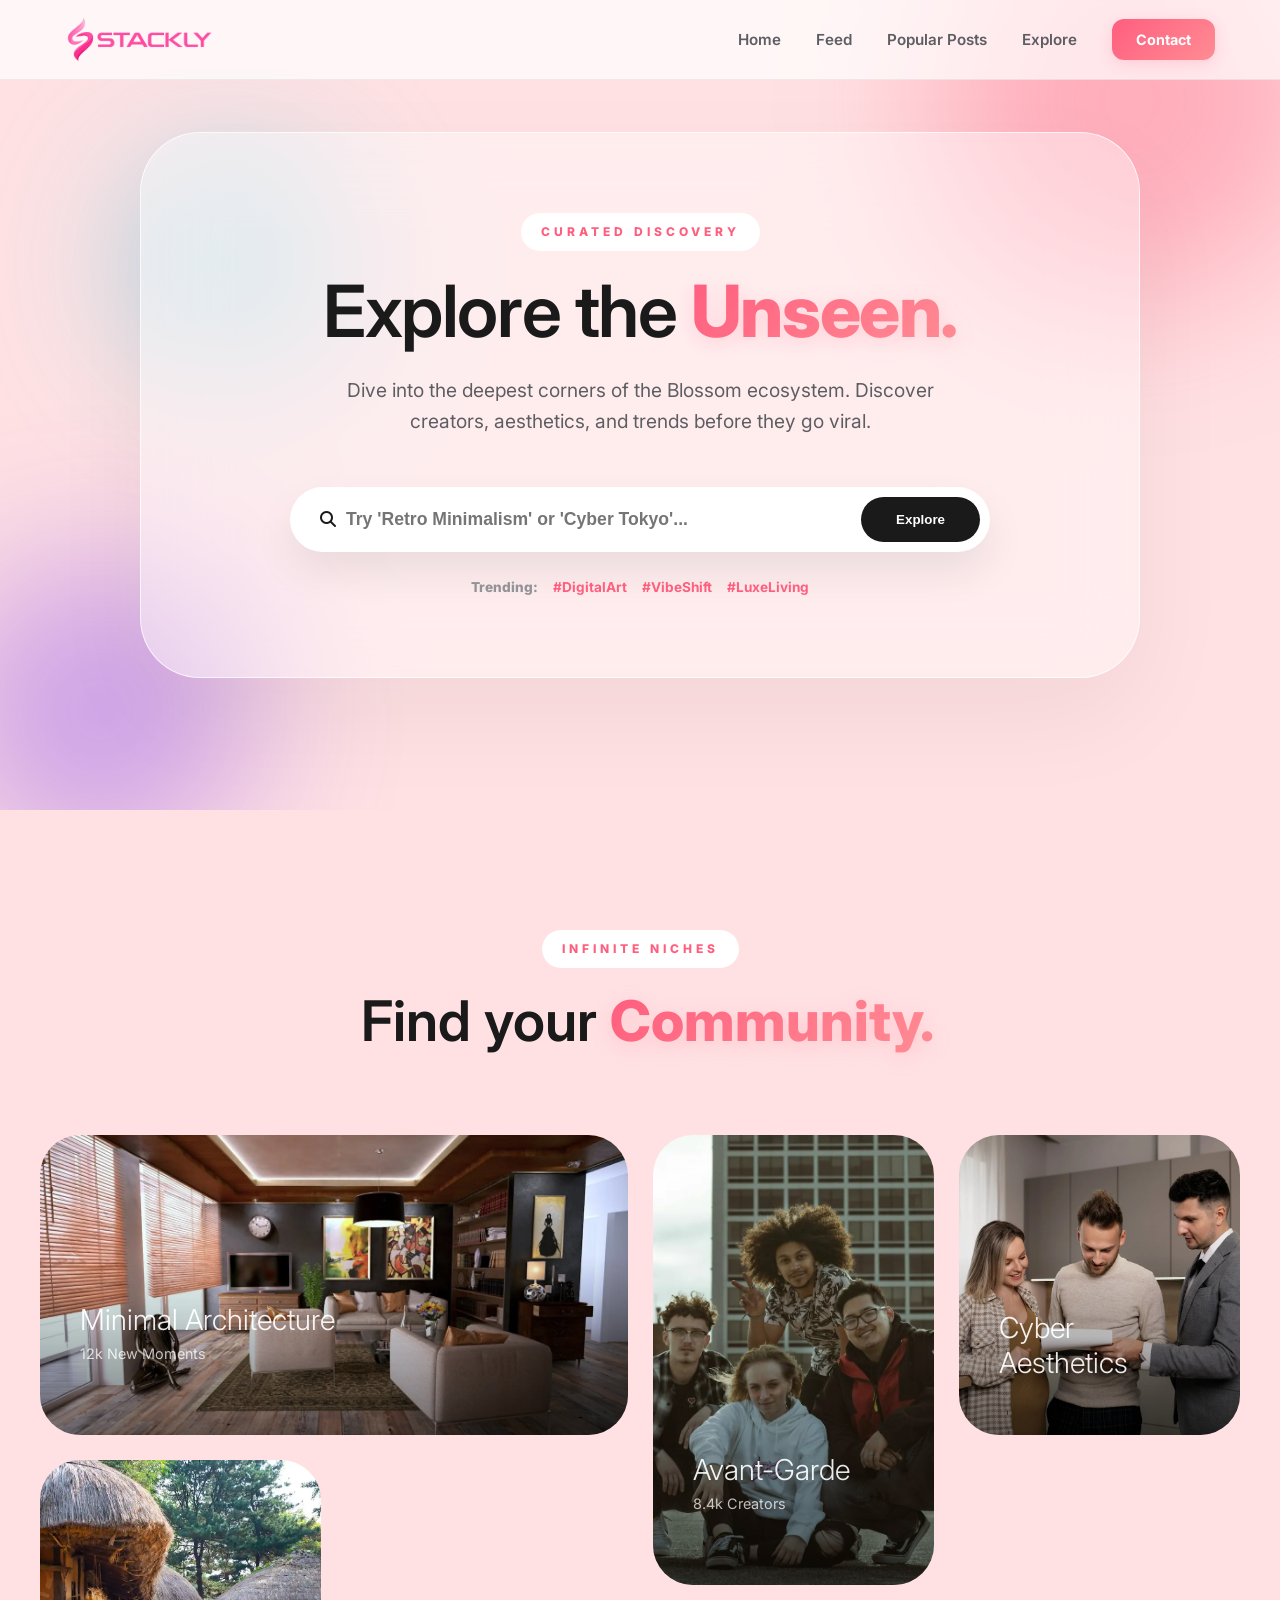
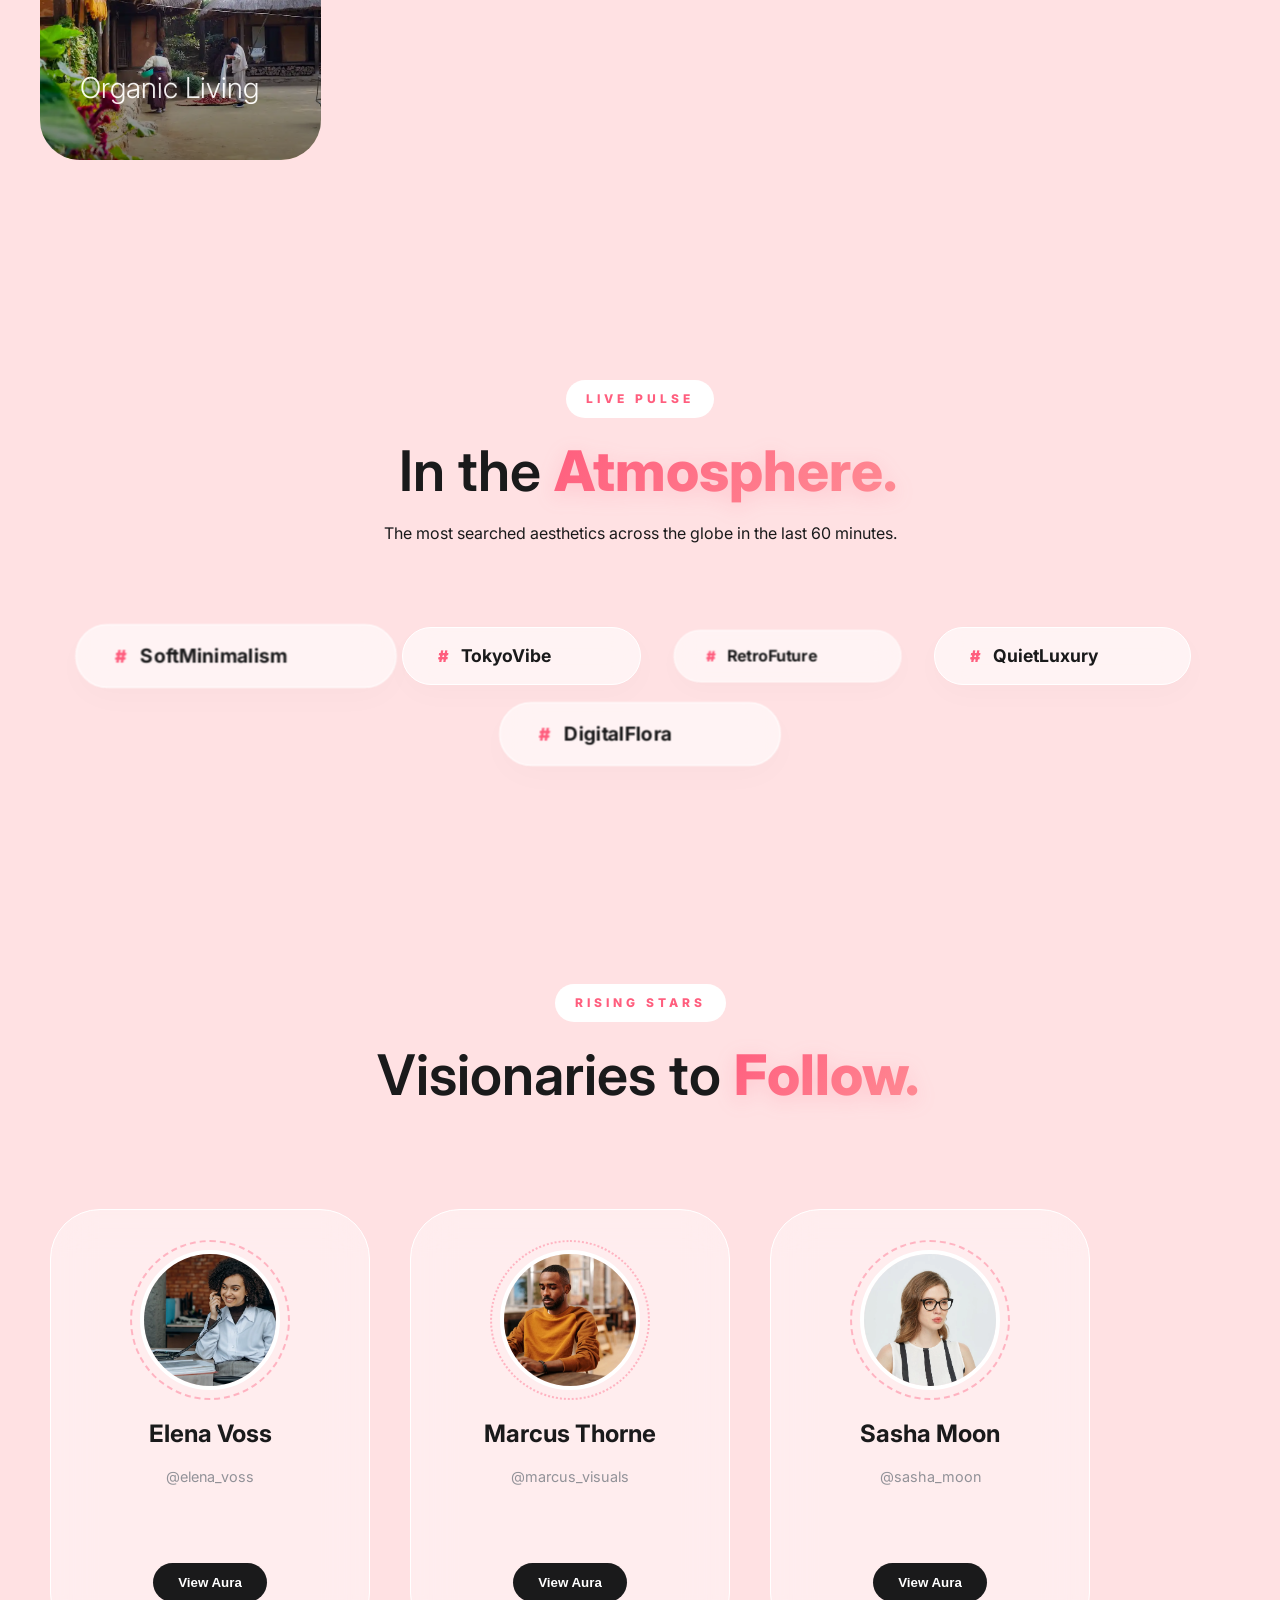
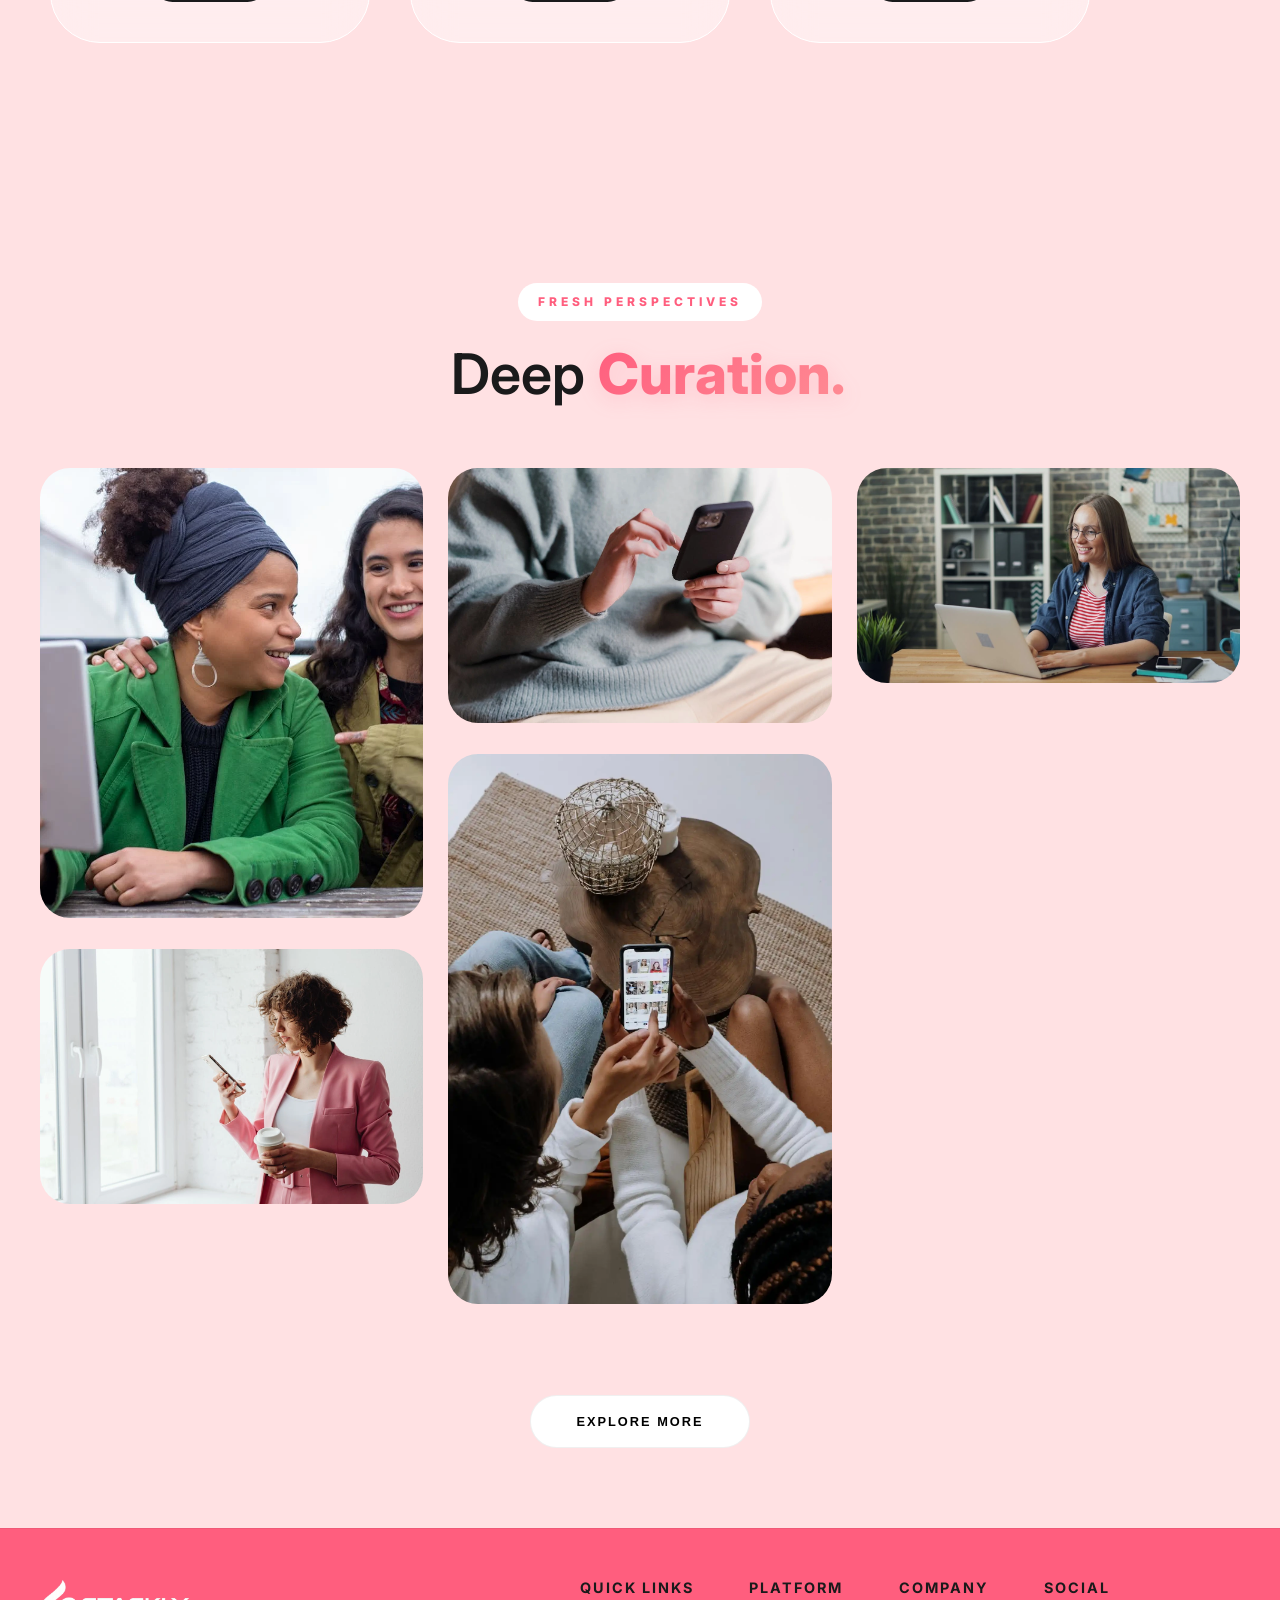
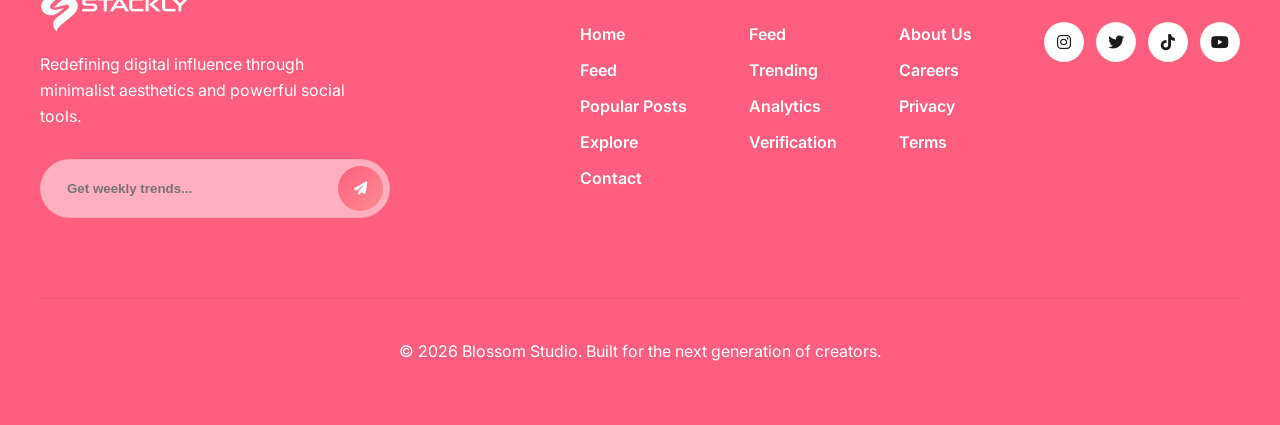
<file: home 2/explore.html>
<!DOCTYPE html>
<html lang="en">

<head>
    <meta charset="UTF-8">
    <meta name="viewport" content="width=device-width, initial-scale=1.0">
    <title>Social Media</title>
    <link rel="icon" href="../assets/bg remove.webp">

    <!-- Custom CSS -->
    <link rel="stylesheet" href="explore.css">
    <link rel="stylesheet" href="./root.css">

    <!-- material icon -->
    <link href="https://fonts.googleapis.com/icon?family=Material+Icons" rel="stylesheet">
    <!-- font awesome icon -->
    <link rel="stylesheet" href="https://cdnjs.cloudflare.com/ajax/libs/font-awesome/6.5.1/css/all.min.css">

    <!-- aos animations -->
    <link href="https://unpkg.com/aos@2.3.4/dist/aos.css" rel="stylesheet">

</head>

<body>


    <header class="main-header">
        <div class="header-container">
            <a href="explore.html" class="logo">
                <img src="../assets/pink.webp" alt="logo" width="150px">
            </a>

            <nav class="nav-menu" id="nav-menu">
                <ul class="nav-list">
                    <li><a href="index.html" class="nav-link">Home</a></li>
                    <li><a href="feed.html" class="nav-link">Feed</a></li>
                    <li><a href="post.html" class="nav-link">Popular Posts</a></li>
                    <li><a href="explore.html" class="nav-link">Explore</a></li>
                    <li><a href="contact.html" class="btn-primary">Contact</a></li>
                </ul>
            </nav>

            <button class="hamburger" id="menu-trigger" aria-label="Toggle Menu">
                <span class="bar"></span>
                <span class="bar"></span>
                <span class="bar"></span>
            </button>
        </div>
    </header>




    <main>

        <section class="explore-hero" data-aos="fade-up">
            <div class="prism-orb orb-1"></div>
            <div class="prism-orb orb-2"></div>
            <div class="prism-orb orb-3"></div>

            <div class="explore-container">
                <div class="explore-glass-core">
                    <span class="badge-v13">Curated Discovery</span>
                    <h1>Explore the <span class="italic-serif text-rose">Unseen.</span></h1>
                    <p>Dive into the deepest corners of the Blossom ecosystem. Discover creators, aesthetics, and trends
                        before they go viral.</p>

                    <div class="explore-search-wrap">
                        <form class="search-input-box" action="./404.html" method="GET">
                            <i class="fas fa-search"></i>
                            <input type="text" placeholder="Try 'Retro Minimalism' or 'Cyber Tokyo'..." required>
                            <button class="btn-search-go">Explore</button>
                        </form>

                        <div class="quick-tags">
                            <span>Trending:</span>
                            <a href="./404.html">#DigitalArt</a>
                            <a href="./404.html">#VibeShift</a>
                            <a href="./404.html">#LuxeLiving</a>
                        </div>
                    </div>
                </div>
            </div>
        </section>









        <section class="category-mosaic" data-aos="fade-down">
            <div class="mosaic-header">
                <span class="badge-v13">Infinite Niches</span>
                <h2>Find your <span class="italic-serif text-rose">Community.</span></h2>
            </div>

            <div class="mosaic-gallery">
                <div class="mosaic-box wide">
                    <img src="../assets/archi.webp" alt="Architecture">
                    <div class="box-overlay">
                        <div class="box-content">
                            <h3>Minimal Architecture</h3>
                            <p>12k New Moments</p>
                            <a href="./404.html" class="btn-explore-sm">Enter Space</a>
                        </div>
                    </div>
                </div>

                <div class="mosaic-box tall">
                    <img src="../assets/casual.webp" alt="Fashion">
                    <div class="box-overlay">
                        <div class="box-content">
                            <h3>Avant-Garde</h3>
                            <p>8.4k Creators</p>
                            <a href="./404.html" class="btn-explore-sm">Enter Space</a>
                        </div>
                    </div>
                </div>

                <div class="mosaic-box">
                    <img src="../assets/hero.webp" alt="Cyber">
                    <div class="box-overlay">
                        <div class="box-content">
                            <h3>Cyber Aesthetics</h3>
                            <a href="./404.html" class="btn-explore-sm">Enter Space</a>
                        </div>
                    </div>
                </div>

                <div class="mosaic-box">
                    <img src="../assets/organic 2.webp" alt="Nature">
                    <div class="box-overlay">
                        <div class="box-content">
                            <h3>Organic Living</h3>
                            <a href="./404.html" class="btn-explore-sm">Enter Space</a>
                        </div>
                    </div>
                </div>
            </div>
        </section>










        <section class="search-cloud-section" data-aos="zoom-in">
            <div class="cloud-container">
                <div class="cloud-header">
                    <span class="badge-v13">Live Pulse</span>
                    <h2>In the <span class="italic-serif text-rose">Atmosphere.</span></h2>
                    <p>The most searched aesthetics across the globe in the last 60 minutes.</p>
                </div>

                <div class="keyword-wall">
                    <div class="search-pill p-lg">
                        <span class="p-hashtag">#</span>
                        <span class="p-text">SoftMinimalism</span>
                        <div class="p-volume">12.4k</div>
                    </div>
                    <div class="search-pill p-md">
                        <span class="p-hashtag">#</span>
                        <span class="p-text">TokyoVibe</span>
                        <div class="p-volume">8.1k</div>
                    </div>
                    <div class="search-pill p-sm">
                        <span class="p-hashtag">#</span>
                        <span class="p-text">RetroFuture</span>
                        <div class="p-volume">4.2k</div>
                    </div>
                    <div class="search-pill p-md">
                        <span class="p-hashtag">#</span>
                        <span class="p-text">QuietLuxury</span>
                        <div class="p-volume">9.7k</div>
                    </div>
                    <div class="search-pill p-lg">
                        <span class="p-hashtag">#</span>
                        <span class="p-text">DigitalFlora</span>
                        <div class="p-volume">15.0k</div>
                    </div>
                </div>
            </div>
        </section>








        <section class="creator-spotlight-section" data-aos="fade-up">
            <div class="spotlight-container">
                <div class="spotlight-header">
                    <span class="badge-v13">Rising Stars</span>
                    <h2>Visionaries to <span class="italic-serif text-rose">Follow.</span></h2>
                </div>

                <div class="creator-reel">
                    <div class="creator-card">
                        <div class="aura-wrap">
                            <div class="aura-ring"></div>
                            <img src="../assets/w1.webp" alt="Creator">
                        </div>
                        <div class="creator-info">
                            <h3>Elena Voss</h3>
                            <p>@elena_voss</p>
                            <div class="creator-tags">
                                <span>#Minimal</span><span>#Luxe</span><span>#Interior</span>
                            </div>
                            <button class="btn-view-profile" onclick="window.location.href='./404.html'">View Aura</button>
                        </div>
                    </div>

                    <div class="creator-card">
                        <div class="aura-wrap">
                            <div class="aura-ring fast"></div>
                            <img src="../assets/m1.webp" alt="Creator">
                        </div>
                        <div class="creator-info">
                            <h3>Marcus Thorne</h3>
                            <p>@marcus_visuals</p>
                            <div class="creator-tags">
                                <span>#Cyber</span><span>#Neon</span><span>#Street</span>
                            </div>
                            <button class="btn-view-profile" onclick="window.location.href='./404.html'">View Aura</button>
                        </div>
                    </div>

                    <div class="creator-card">
                        <div class="aura-wrap">
                            <div class="aura-ring slow"></div>
                            <img src="../assets/f3-testi.webp" alt="Creator">
                        </div>
                        <div class="creator-info">
                            <h3>Sasha Moon</h3>
                            <p>@sasha_moon</p>
                            <div class="creator-tags">
                                <span>#Organic</span><span>#Film</span><span>#Nature</span>
                            </div>
                            <button class="btn-view-profile" onclick="window.location.href='./404.html'">View Aura</button>
                        </div>
                    </div>
                </div>
            </div>
        </section>










        <section class="discovery-masonry" ddata-aos="fade-down">
            <div class="masonry-header">
                <span class="badge-v13">Fresh Perspectives</span>
                <h2>Deep <span class="italic-serif text-rose">Curation.</span></h2>
            </div>

            <div class="masonry-wrapper">
                <div class="masonry-item tall">
                    <img src="../assets/feed 5.webp" alt="Fashion">
                    <div class="m-overlay">
                        <div class="m-type"><i class="fas fa-video"></i></div>
                        <div class="m-meta">@vogue_minimal</div>
                    </div>
                </div>

                <div class="masonry-item">
                    <img src="../assets/w2.webp" alt="Object">
                    <div class="m-overlay">
                        <div class="m-meta">@object_study</div>
                    </div>
                </div>

                <div class="masonry-item">
                    <img src="../assets/hero2.webp" alt="Portrait">
                    <div class="m-overlay">
                        <div class="m-meta">@aria_vane</div>
                    </div>
                </div>

                <div class="masonry-item extra-tall">
                    <img src="../assets/img 2.webp" alt="Street">
                    <div class="m-overlay">
                        <div class="m-type"><i class="fas fa-camera"></i></div>
                        <div class="m-meta">@city_echo</div>
                    </div>
                </div>

                <div class="masonry-item">
                    <img src="../assets/sign.webp" alt="Smile">
                    <div class="m-overlay">
                        <div class="m-meta">@sasha_moon</div>
                    </div>
                </div>
            </div>

            <div class="load-more-wrap">
                <button class="btn-load-glow" onclick="window.location.href='./404.html'">Explore More</button>
            </div>
        </section>





    </main>







    <footer class="main-footer">
        <div class="footer-container">
            <div class="footer-brand">
                <a href="explore.html" class="f-logo">
                    <img src="../assets/white.webp" alt="logo" width="150px">
                </a>
                <p>Redefining digital influence through minimalist aesthetics and powerful social tools.</p>
                <form class="newsletter-box" action="./404.html" method="GET">
                    <input type="email" placeholder="Get weekly trends..." required>
                    <button aria-label="Subscribe"><i class="fas fa-paper-plane"></i></button>
                </form>
            </div>

            <div class="footer-links">
                <div class="link-col">
                    <h4>Quick Links</h4>
                    <a href="index.html">Home</a>
                    <a href="feed.html">Feed</a>
                    <a href="post.html">Popular Posts</a>
                    <a href="explore.html">Explore</a>
                    <a href="contact.html">Contact</a>
                </div>
                <div class="link-col">
                    <h4>Platform</h4>
                    <a href="./404.html">Feed</a>
                    <a href="./404.html">Trending</a>
                    <a href="./404.html">Analytics</a>
                    <a href="./404.html">Verification</a>
                </div>
                <div class="link-col">
                    <h4>Company</h4>
                    <a href="./404.html">About Us</a>
                    <a href="./404.html">Careers</a>
                    <a href="./404.html">Privacy</a>
                    <a href="./404.html">Terms</a>
                </div>
                <div class="link-col">
                    <h4>Social</h4>
                    <div class="social-grid">
                        <a href="./404.html" class="social-btn"><i class="fab fa-instagram"></i></a>
                        <a href="./404.html" class="social-btn"><i class="fab fa-twitter"></i></a>
                        <a href="./404.html" class="social-btn"><i class="fab fa-tiktok"></i></a>
                        <a href="./404.html" class="social-btn"><i class="fab fa-youtube"></i></a>
                    </div>
                </div>
            </div>
        </div>

        <div class="footer-bottom">
            <p>&copy; 2026 Blossom Studio. Built for the next generation of creators.</p>
        </div>
    </footer>




    <script src="script.js"></script>

    <script>

        /* section 1 */

        document.addEventListener('mousemove', (e) => {
            const moveX = (e.clientX - window.innerWidth / 2) * 0.02;
            const moveY = (e.clientY - window.innerHeight / 2) * 0.02;

            // Move Orbs (Parallax)
            document.querySelector('.orb-1').style.transform = `translate(${moveX * -2}px, ${moveY * -2}px)`;
            document.querySelector('.orb-2').style.transform = `translate(${moveX * 1.5}px, ${moveY * 1.5}px)`;
            document.querySelector('.orb-3').style.transform = `translate(${moveX * 3}px, ${moveY * 3}px)`;

            // Move Glass Core (Subtle)
            document.querySelector('.explore-glass-core').style.transform = `translate(${moveX * 0.5}px, ${moveY * 0.5}px)`;
        });



        /* section 2 */

        const mosaicItems = document.querySelectorAll('.mosaic-box');

        const mosaicObserver = new IntersectionObserver((entries) => {
            entries.forEach((entry, index) => {
                if (entry.isIntersecting) {
                    setTimeout(() => {
                        entry.target.style.opacity = '1';
                        entry.target.style.transform = 'translateY(0)';
                    }, index * 150);
                }
            });
        }, { threshold: 0.1 });

        mosaicItems.forEach(item => {
            item.style.opacity = '0';
            item.style.transform = 'translateY(50px)';
            item.style.transition = 'all 0.8s cubic-bezier(0.2, 1, 0.3, 1)';
            mosaicObserver.observe(item);
        });







        /* section 3 */

        document.querySelectorAll('.search-pill').forEach(pill => {
            pill.addEventListener('mousemove', (e) => {
                const rect = pill.getBoundingClientRect();
                const x = (e.clientX - rect.left - rect.width / 2) * 0.15;
                const y = (e.clientY - rect.top - rect.height / 2) * 0.15;
                pill.style.transform = `translate(${x}px, ${y}px) scale(1.1)`;
            });

            pill.addEventListener('mouseleave', () => {
                pill.style.transform = '';
            });
        });







        /* section 4 */

        const reel = document.querySelector('.creator-reel');

        let isDown = false;
        let startX;
        let scrollLeft;

        reel.addEventListener('mousedown', (e) => {
            isDown = true;
            reel.classList.add('active');
            startX = e.pageX - reel.offsetLeft;
            scrollLeft = reel.scrollLeft;
        });

        reel.addEventListener('mouseleave', () => {
            isDown = false;
        });

        reel.addEventListener('mouseup', () => {
            isDown = false;
        });

        reel.addEventListener('mousemove', (e) => {
            if (!isDown) return;
            e.preventDefault();
            const x = e.pageX - reel.offsetLeft;
            const walk = (x - startX) * 2;
            reel.scrollLeft = scrollLeft - walk;
        });








        /* section 5 */

        const masonryItems = document.querySelectorAll('.masonry-item');

        const masonryObserver = new IntersectionObserver((entries) => {
            entries.forEach((entry, index) => {
                if (entry.isIntersecting) {
                    entry.target.animate([
                        { opacity: 0, transform: 'translateY(30px)' },
                        { opacity: 1, transform: 'translateY(0)' }
                    ], {
                        duration: 800,
                        fill: 'forwards',
                        easing: 'cubic-bezier(0.25, 1, 0.5, 1)',
                        delay: index % 3 * 100 // Stagger based on column
                    });
                    masonryObserver.unobserve(entry.target);
                }
            });
        }, { threshold: 0.1 });

        masonryItems.forEach(item => {
            item.style.opacity = '0';
            masonryObserver.observe(item);
        });



    </script>

    <script src="https://unpkg.com/aos@2.3.4/dist/aos.js"></script>

    <script>
        AOS.init({
            duration: 900,
            easing: 'ease-in-out',
            once: true,
        });
    </script>


</body>

</html>
</file>
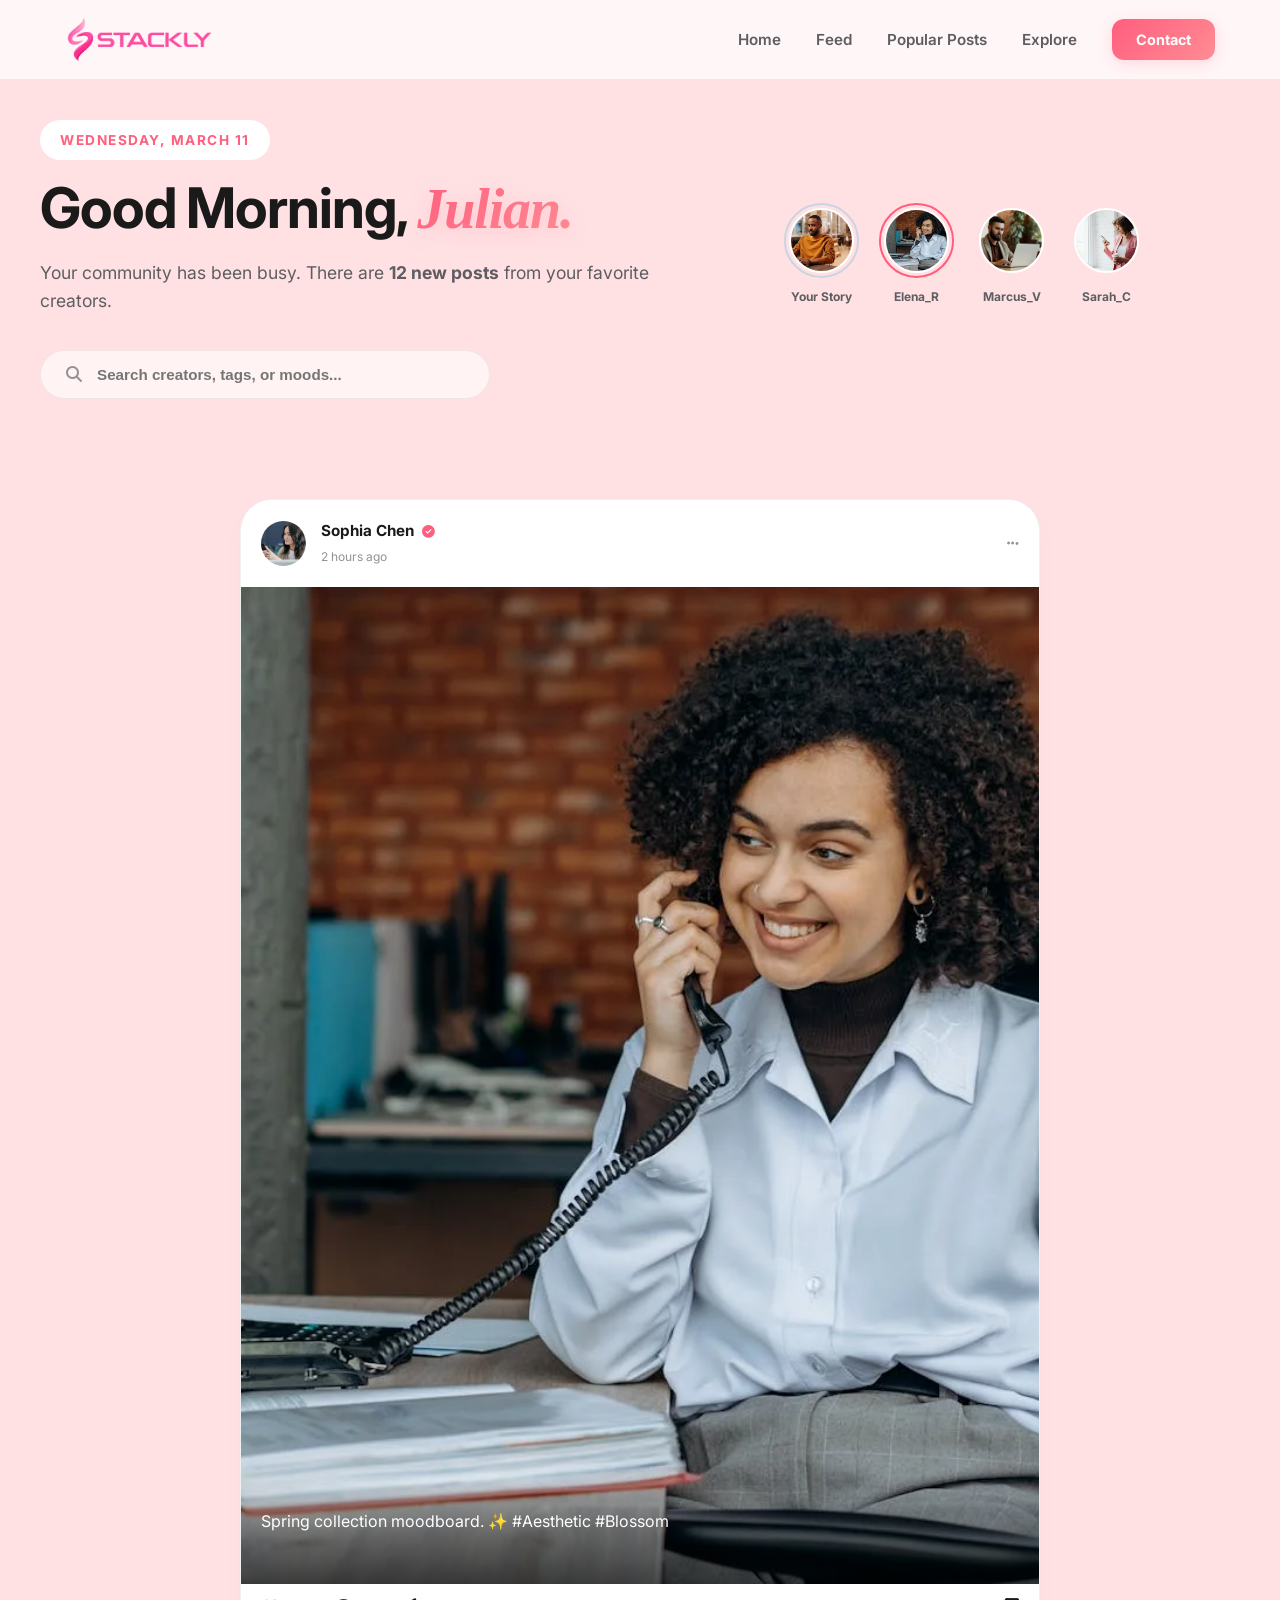
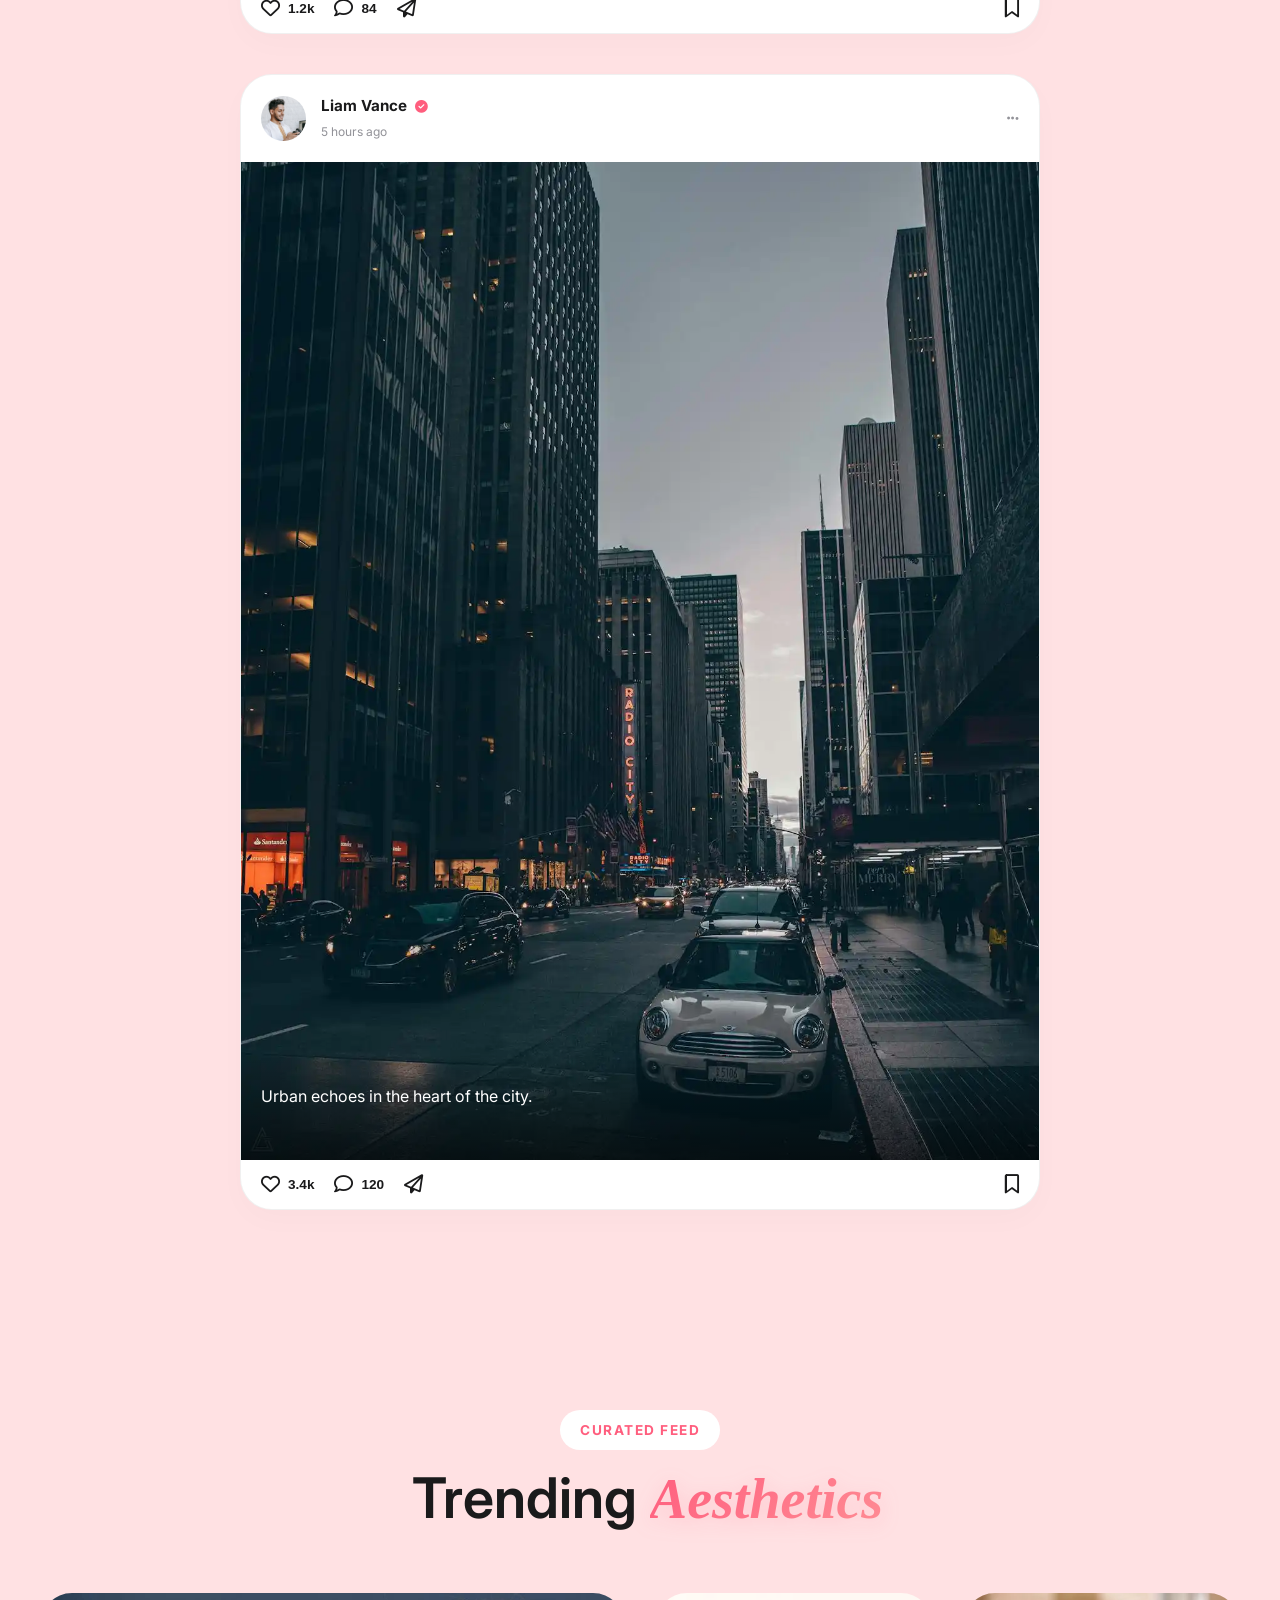
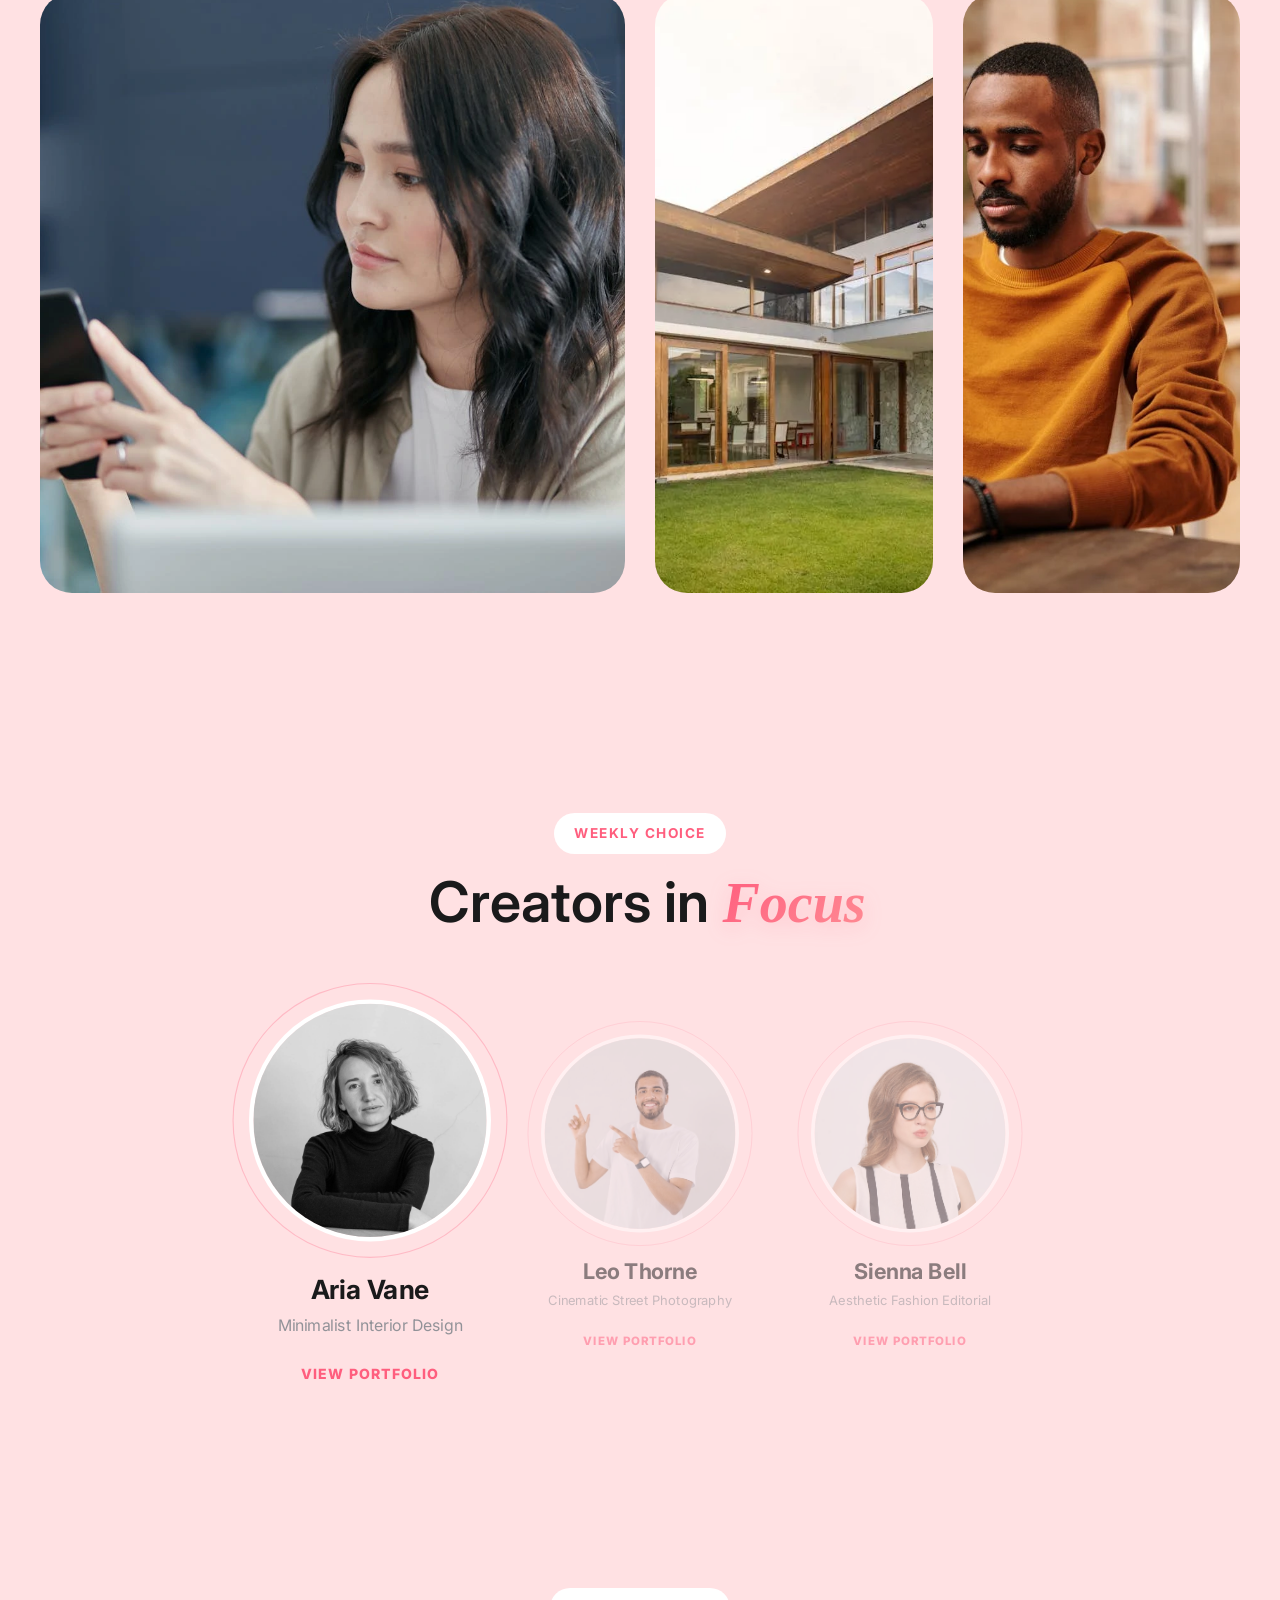
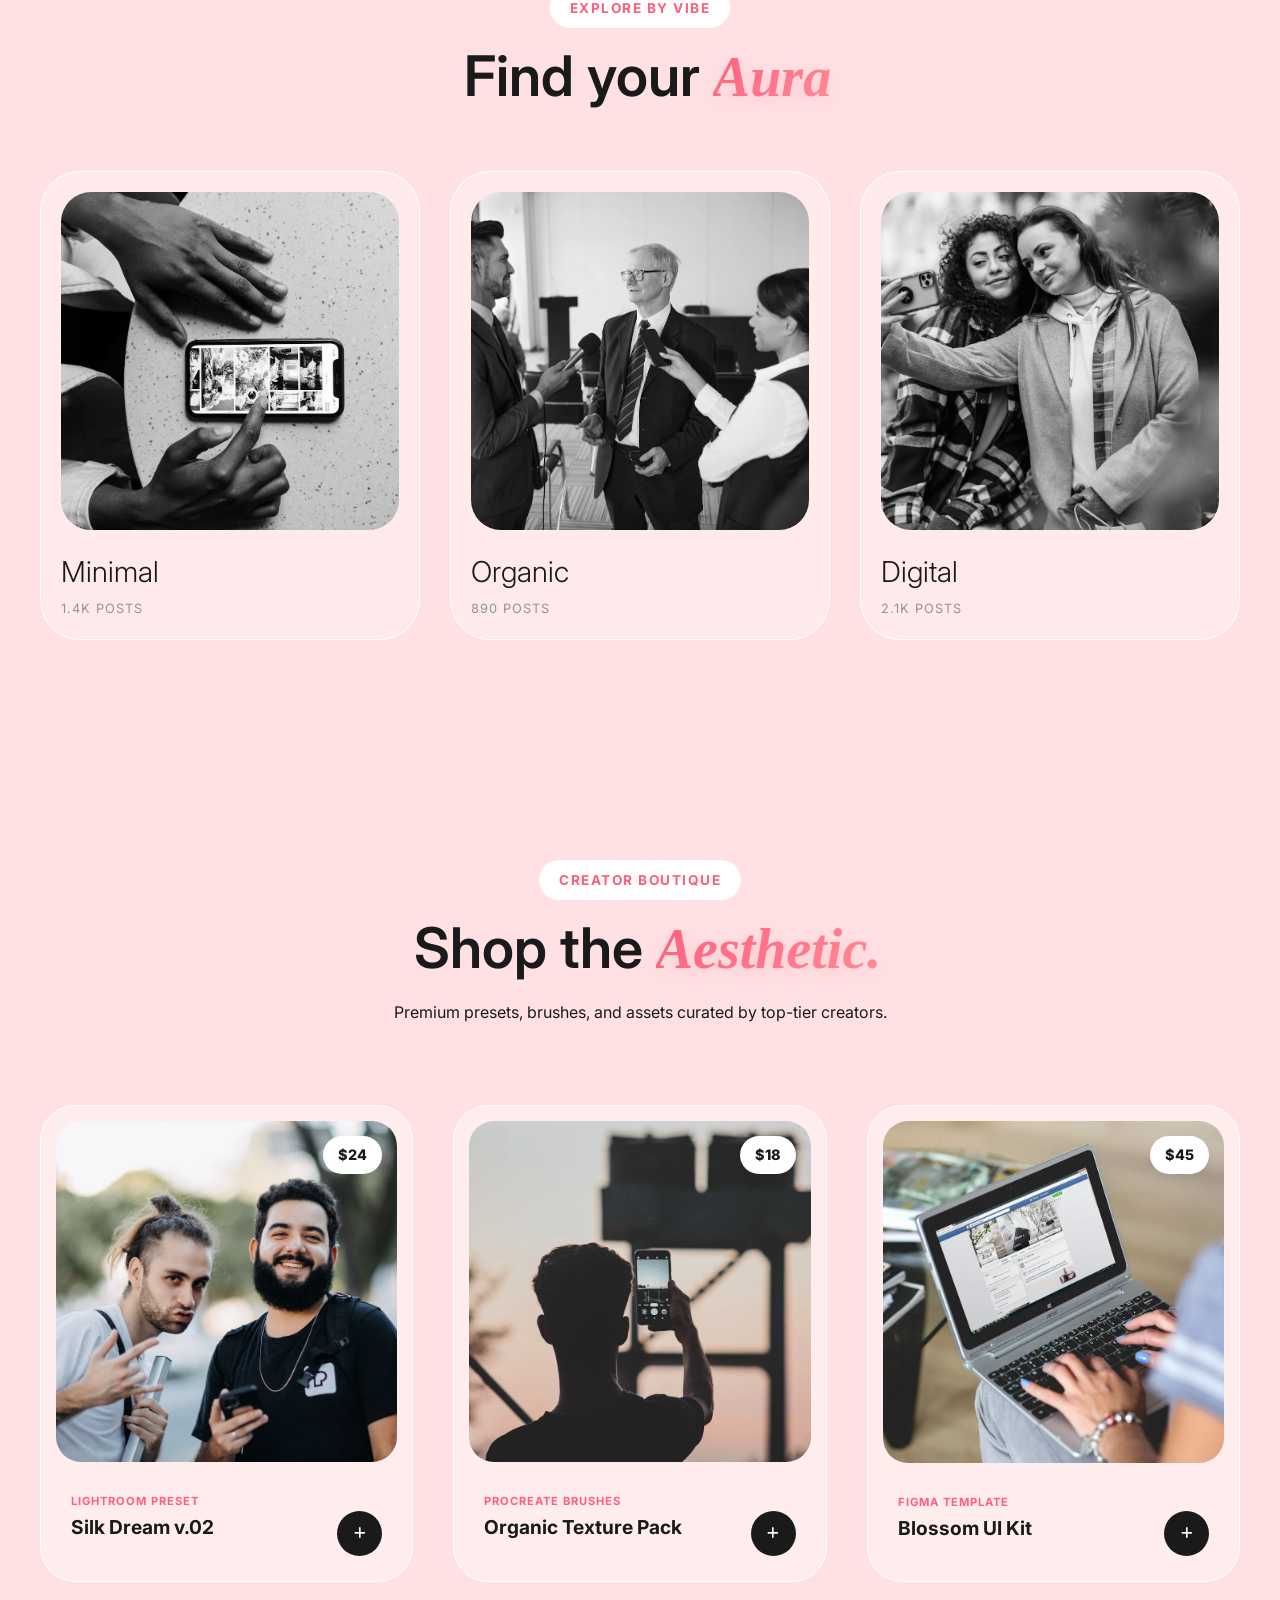
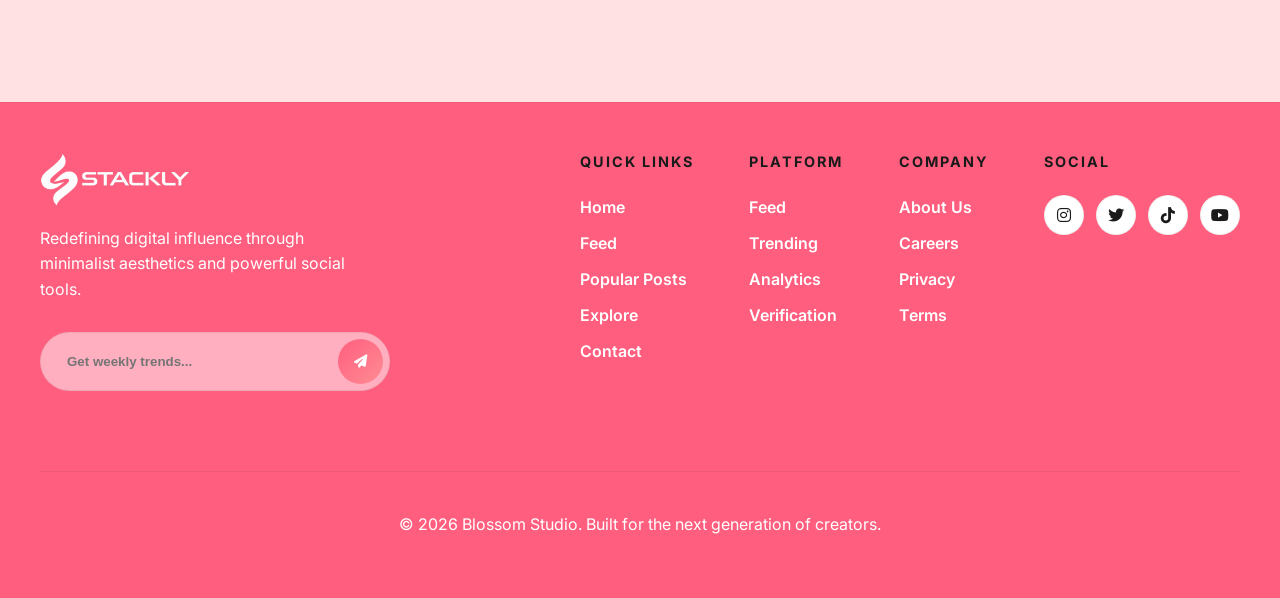
<file: home 2/feed.html>
<!DOCTYPE html>
<html lang="en">

<head>
    <meta charset="UTF-8">
    <meta name="viewport" content="width=device-width, initial-scale=1.0">
    <title>Social Media</title>
    <link rel="icon" href="../assets/bg remove.webp">

    <!-- Custom CSS -->
    <link rel="stylesheet" href="feed.css">
    <link rel="stylesheet" href="./root.css">

    <!-- material icon -->
    <link href="https://fonts.googleapis.com/icon?family=Material+Icons" rel="stylesheet">
    <!-- font awesome icon -->
    <link rel="stylesheet" href="https://cdnjs.cloudflare.com/ajax/libs/font-awesome/6.5.1/css/all.min.css">

    <!-- aos animations -->
    <link href="https://unpkg.com/aos@2.3.4/dist/aos.css" rel="stylesheet">

</head>

<body>


    <header class="main-header">
        <div class="header-container">
            <a href="feed.html" class="logo">
                <img src="../assets/pink.webp" alt="logo" width="150px">
            </a>

            <nav class="nav-menu" id="nav-menu">
                <ul class="nav-list">
                    <li><a href="index.html" class="nav-link">Home</a></li>
                    <li><a href="feed.html" class="nav-link">Feed</a></li>
                    <li><a href="post.html" class="nav-link">Popular Posts</a></li>
                    <li><a href="explore.html" class="nav-link">Explore</a></li>
                    <li><a href="contact.html" class="btn-primary">Contact</a></li>
                </ul>
            </nav>

            <button class="hamburger" id="menu-trigger" aria-label="Toggle Menu">
                <span class="bar"></span>
                <span class="bar"></span>
                <span class="bar"></span>
            </button>
        </div>
    </header>




    <main>


        <section class="feed-hero" data-aos="fade-up">
            <div class="feed-hero-container">

                <div class="feed-welcome">
                    <div class="date-badge">Wednesday, March 11</div>
                    <h1>Good Morning, <span class="italic-serif text-rose">Julian.</span></h1>
                    <p>Your community has been busy. There are <strong>12 new posts</strong> from your favorite
                        creators.</p>

                    <div class="search-bar-glass">
                        <i class="fas fa-search"></i>
                        <input type="text" placeholder="Search creators, tags, or moods...">
                    </div>
                </div>

                <div class="stories-showcase">
                    <div class="story-item active">
                        <div class="story-circle"><img src="../assets/m1.webp"></div>
                        <span>Your Story</span>
                    </div>
                    <div class="story-item live">
                        <div class="story-circle"><img src="../assets/w1.webp"></div>
                        <span>Elena_R</span>
                    </div>
                    <div class="story-item">
                        <div class="story-circle"><img src="../assets/m2.webp"></div>
                        <span>Marcus_V</span>
                    </div>
                    <div class="story-item">
                        <div class="story-circle"><img src="../assets/w2.webp"></div>
                        <span>Sarah_C</span>
                    </div>
                </div>

            </div>
        </section>






        <section class="main-feed-section">
            <div class="feed-grid">

                <article class="post-card" data-aos="fade-left">
                    <div class="post-header">
                        <div class="post-user">
                            <img src="../assets/w3.webp" alt="Avatar">
                            <div class="u-meta">
                                <strong>Sophia Chen <i class="fas fa-check-circle"></i></strong>
                                <span>2 hours ago</span>
                            </div>
                        </div>
                        <button class="post-more"><i class="fas fa-ellipsis-h"></i></button>
                    </div>

                    <div class="post-content">
                        <img src="../assets/w1.webp" alt="Feed Image">
                        <div class="post-overlay">
                            <p>Spring collection moodboard. ✨ #Aesthetic #Blossom</p>
                        </div>
                    </div>

                    <div class="post-actions">
                        <div class="action-left">
                            <button class="action-btn heart" onclick="window.location.href='./404.html'"><i
                                    class="far fa-heart"></i> <span>1.2k</span></button>
                            <button class="action-btn" onclick="window.location.href='./404.html'"><i
                                    class="far fa-comment"></i> <span>84</span></button>
                            <button class="action-btn" onclick="window.location.href='./404.html'"><i
                                    class="far fa-paper-plane"></i></button>
                        </div>
                        <button class="action-btn bookmark" onclick="window.location.href='./404.html'"><i
                                class="far fa-bookmark"></i></button>
                    </div>
                </article>

                <article class="post-card" data-aos="fade-right">
                    <div class="post-header">
                        <div class="post-user">
                            <img src="../assets/m2-testi.webp" alt="Avatar">
                            <div class="u-meta">
                                <strong>Liam Vance <i class="fas fa-check-circle"></i></strong>
                                <span>5 hours ago</span>
                            </div>
                        </div>
                        <button class="post-more" onclick="window.location.href='./404.html'"><i
                                class="fas fa-ellipsis-h"></i></button>
                    </div>

                    <div class="post-content">
                        <img src="../assets/urban.webp" alt="Feed Image">
                        <div class="post-overlay">
                            <p>Urban echoes in the heart of the city.</p>
                        </div>
                    </div>

                    <div class="post-actions">
                        <div class="action-left">
                            <button class="action-btn heart" onclick="window.location.href='./404.html'"><i
                                    class="far fa-heart"></i> <span>3.4k</span></button>
                            <button class="action-btn" onclick="window.location.href='./404.html'"><i
                                    class="far fa-comment"></i> <span>120</span></button>
                            <button class="action-btn" onclick="window.location.href='./404.html'"><i
                                    class="far fa-paper-plane"></i></button>
                        </div>
                        <button class="action-btn bookmark" onclick="window.location.href='./404.html'"><i
                                class="far fa-bookmark"></i></button>
                    </div>
                </article>

            </div>
        </section>






        <section class="aura-gallery" data-aos="zoom-in">
            <div class="gallery-header">
                <span class="date-badge">Curated Feed</span>
                <h2>Trending <span class="italic-serif text-rose">Aesthetics</span></h2>
            </div>

            <div class="mosaic-container">
                <div class="mosaic-item lg">
                    <div class="mosaic-glass">
                        <img src="../assets/w3.webp" alt="Fashion">
                        <div class="mosaic-info">
                            <div class="creator-tag">@elena_rose</div>
                            <h3>Silk & Shadows</h3>
                            <div class="stats-pills">
                                <span><i class="far fa-heart"></i> 2.4k</span>
                                <span><i class="far fa-comment"></i> 112</span>
                            </div>
                        </div>
                    </div>
                </div>

                <div class="mosaic-item md">
                    <div class="mosaic-glass">
                        <img src="../assets/15.webp" alt="Urban">
                        <div class="mosaic-info">
                            <div class="creator-tag">@city_echo</div>
                            <h3>Concrete Softness</h3>
                        </div>
                    </div>
                </div>

                <div class="mosaic-item sm">
                    <div class="mosaic-glass">
                        <img src="../assets/m1.webp" alt="Portrait">
                        <div class="mosaic-info">
                            <div class="creator-tag">@marcus_v</div>
                        </div>
                    </div>
                </div>
            </div>
        </section>








        <section class="spotlight-section" data-aos="fade-down">
            <div class="spotlight-container">
                <div class="spotlight-header">
                    <span class="date-badge">Weekly Choice</span>
                    <h2>Creators in <span class="italic-serif text-rose">Focus</span></h2>
                </div>

                <div class="spotlight-orbit">
                    <div class="spotlight-card active">
                        <div class="orbit-visual">
                            <img src="../assets/f1-testi.webp" alt="Creator">
                            <div class="orbit-ring"></div>
                        </div>
                        <div class="orbit-content">
                            <h3>Aria Vane</h3>
                            <p>Minimalist Interior Design</p>
                            <a href="./404.html" class="btn-profile-link">View Portfolio</a>
                        </div>
                    </div>

                    <div class="spotlight-card">
                        <div class="orbit-visual">
                            <img src="../assets/m3-testi.webp" alt="Creator">
                            <div class="orbit-ring"></div>
                        </div>
                        <div class="orbit-content">
                            <h3>Leo Thorne</h3>
                            <p>Cinematic Street Photography</p>
                            <a href="./404.html" class="btn-profile-link">View Portfolio</a>
                        </div>
                    </div>

                    <div class="spotlight-card">
                        <div class="orbit-visual">
                            <img src="../assets/f3-testi.webp" alt="Creator">
                            <div class="orbit-ring"></div>
                        </div>
                        <div class="orbit-content">
                            <h3>Sienna Bell</h3>
                            <p>Aesthetic Fashion Editorial</p>
                            <a href="./404.html" class="btn-profile-link">View Portfolio</a>
                        </div>
                    </div>
                </div>
            </div>
        </section>







        <section class="mood-section" data-aos="fade-up">
            <div class="mood-container">
                <div class="mood-header">
                    <span class="date-badge">Explore by Vibe</span>
                    <h2>Find your <span class="italic-serif text-rose">Aura</span></h2>
                </div>

                <div class="mood-grid">
                    <div class="mood-card" data-color="rgba(255, 94, 126, 0.2)">
                        <div class="mood-img">
                            <img src="../assets/feed 1.webp" alt="Minimal">
                        </div>
                        <div class="mood-label">
                            <h3>Minimal</h3>
                            <span>1.4k Posts</span>
                        </div>
                    </div>

                    <div class="mood-card" data-color="rgba(124, 58, 237, 0.2)">
                        <div class="mood-img">
                            <img src="../assets/feed 2.webp" alt="Organic">
                        </div>
                        <div class="mood-label">
                            <h3>Organic</h3>
                            <span>890 Posts</span>
                        </div>
                    </div>

                    <div class="mood-card" data-color="rgba(34, 211, 238, 0.2)">
                        <div class="mood-img">
                            <img src="../assets/feed 4.webp" alt="Cyber">
                        </div>
                        <div class="mood-label">
                            <h3>Digital</h3>
                            <span>2.1k Posts</span>
                        </div>
                    </div>
                </div>
            </div>

            <div class="ambient-glow" id="ambient-glow"></div>
        </section>








        <section class="asset-shop-section" data-aos="zoom-in">
            <div class="shop-container">
                <div class="shop-header">
                    <span class="date-badge">Creator Boutique</span>
                    <h2>Shop the <span class="italic-serif text-rose">Aesthetic.</span></h2>
                    <p>Premium presets, brushes, and assets curated by top-tier creators.</p>
                </div>

                <div class="asset-grid">
                    <div class="asset-card">
                        <div class="asset-visual">
                            <img src="../assets/feed 6.webp" alt="Preset">
                            <div class="asset-price-tag">$24</div>
                        </div>
                        <div class="asset-details">
                            <div class="asset-meta">
                                <span class="category">Lightroom Preset</span>
                                <h3>Silk Dream v.02</h3>
                            </div>
                            <button class="btn-shop-add" onclick="window.location.href='./404.html'"><i
                                    class="fas fa-plus"></i></button>
                        </div>
                    </div>

                    <div class="asset-card">
                        <div class="asset-visual">
                            <img src="../assets/feed 7.webp" alt="Brush Kit">
                            <div class="asset-price-tag">$18</div>
                        </div>
                        <div class="asset-details">
                            <div class="asset-meta">
                                <span class="category">Procreate Brushes</span>
                                <h3>Organic Texture Pack</h3>
                            </div>
                            <button class="btn-shop-add" onclick="window.location.href='./404.html'"><i
                                    class="fas fa-plus"></i></button>
                        </div>
                    </div>

                    <div class="asset-card">
                        <div class="asset-visual">
                            <img src="../assets/feed 8.webp" alt="UI Kit">
                            <div class="asset-price-tag">$45</div>
                        </div>
                        <div class="asset-details">
                            <div class="asset-meta">
                                <span class="category">Figma Template</span>
                                <h3>Blossom UI Kit</h3>
                            </div>
                            <button class="btn-shop-add" onclick="window.location.href='./404.html'"><i
                                    class="fas fa-plus"></i></button>
                        </div>
                    </div>
                </div>
            </div>
        </section>





    </main>







    <footer class="main-footer">
        <div class="footer-container">
            <div class="footer-brand">
                <a href="feed.html" class="f-logo">
                    <img src="../assets/white.webp" alt="logo" width="150px">
                </a>
                <p>Redefining digital influence through minimalist aesthetics and powerful social tools.</p>
                <form class="newsletter-box" action="./404.html" method="GET">
                    <input type="email" placeholder="Get weekly trends..." required>
                    <button aria-label="Subscribe"><i class="fas fa-paper-plane"></i></button>
                </form>
            </div>

            <div class="footer-links">
                <div class="link-col">
                    <h4>Quick Links</h4>
                    <a href="index.html">Home</a>
                    <a href="feed.html">Feed</a>
                    <a href="post.html">Popular Posts</a>
                    <a href="explore.html">Explore</a>
                    <a href="contact.html">Contact</a>
                </div>
                <div class="link-col">
                    <h4>Platform</h4>
                    <a href="./404.html">Feed</a>
                    <a href="./404.html">Trending</a>
                    <a href="./404.html">Analytics</a>
                    <a href="./404.html">Verification</a>
                </div>
                <div class="link-col">
                    <h4>Company</h4>
                    <a href="./404.html">About Us</a>
                    <a href="./404.html">Careers</a>
                    <a href="./404.html">Privacy</a>
                    <a href="./404.html">Terms</a>
                </div>
                <div class="link-col">
                    <h4>Social</h4>
                    <div class="social-grid">
                        <a href="./404.html" class="social-btn"><i class="fab fa-instagram"></i></a>
                        <a href="./404.html" class="social-btn"><i class="fab fa-twitter"></i></a>
                        <a href="./404.html" class="social-btn"><i class="fab fa-tiktok"></i></a>
                        <a href="./404.html" class="social-btn"><i class="fab fa-youtube"></i></a>
                    </div>
                </div>
            </div>
        </div>

        <div class="footer-bottom">
            <p>&copy; 2026 Blossom Studio. Built for the next generation of creators.</p>
        </div>
    </footer>




    <script src="script.js"></script>

    <script>

        document.querySelectorAll('.action-btn.heart').forEach(btn => {
            btn.addEventListener('click', function () {
                const icon = this.querySelector('i');
                const countSpan = this.querySelector('span');
                let count = parseFloat(countSpan.innerText);

                icon.classList.toggle('fas'); // Solid heart
                icon.classList.toggle('far'); // Outline heart

                if (icon.classList.contains('fas')) {
                    this.style.color = '#ff4d4d';
                    countSpan.innerText = (count + 0.1).toFixed(1) + 'k';
                    // Simple pop animation
                    this.style.transform = 'scale(1.3)';
                    setTimeout(() => this.style.transform = 'scale(1)', 200);
                } else {
                    this.style.color = '';
                    countSpan.innerText = (count - 0.1).toFixed(1) + 'k';
                }
            });
        });






        document.querySelectorAll('.btn-follow').forEach(btn => {
            btn.addEventListener('click', function () {
                if (this.innerText === 'Follow') {
                    this.innerText = 'Following';
                    this.style.background = 'rgba(0,0,0,0.05)';
                    this.style.color = 'var(--text-dim)';
                } else {
                    this.innerText = 'Follow';
                    this.style.background = 'var(--text-main)';
                    this.style.color = 'var(--bg-main)';
                }
            });
        });






        /* section 3 */

        document.querySelectorAll('.mosaic-item').forEach(item => {
            item.addEventListener('mousemove', (e) => {
                const img = item.querySelector('img');
                const rect = item.getBoundingClientRect();
                const x = (e.clientX - rect.left) / rect.width;
                const y = (e.clientY - rect.top) / rect.height;

                img.style.transformOrigin = `${x * 100}% ${y * 100}%`;
            });

            item.addEventListener('mouseleave', () => {
                const img = item.querySelector('img');
                img.style.transformOrigin = 'center center';
            });
        });





        /* section 4 */

        const spotlightCards = document.querySelectorAll('.spotlight-card');

        spotlightCards.forEach(card => {
            card.addEventListener('mouseenter', () => {
                spotlightCards.forEach(c => c.classList.remove('active'));
                card.classList.add('active');
            });
        });

        /* section 5 */

        const moodCards = document.querySelectorAll('.mood-card');
        const ambientGlow = document.getElementById('ambient-glow');

        moodCards.forEach(card => {
            card.addEventListener('mouseenter', () => {
                const color = card.getAttribute('data-color');
                ambientGlow.style.background = color;
            });

            card.addEventListener('mouseleave', () => {
                ambientGlow.style.background = 'rgba(255, 94, 126, 0)';
            });
        });






        /* section 6 */

        document.querySelectorAll('.btn-shop-add').forEach(btn => {
            btn.addEventListener('click', function () {
                const icon = this.querySelector('i');

                // Transform effect
                this.style.background = 'var(--brand-primary)';
                icon.className = 'fas fa-check';

                // Pulse animation
                this.animate([
                    { transform: 'scale(1)' },
                    { transform: 'scale(1.2)' },
                    { transform: 'scale(1)' }
                ], { duration: 300 });

                // Optional: revert after 2 seconds
                setTimeout(() => {
                    this.style.background = 'var(--text-main)';
                    icon.className = 'fas fa-plus';
                }, 2000);
            });
        });


    </script>

    <script src="https://unpkg.com/aos@2.3.4/dist/aos.js"></script>

    <script>
        AOS.init({
            duration: 900,
            easing: 'ease-in-out',
            once: true,
        });
    </script>


</body>

</html>
</file>
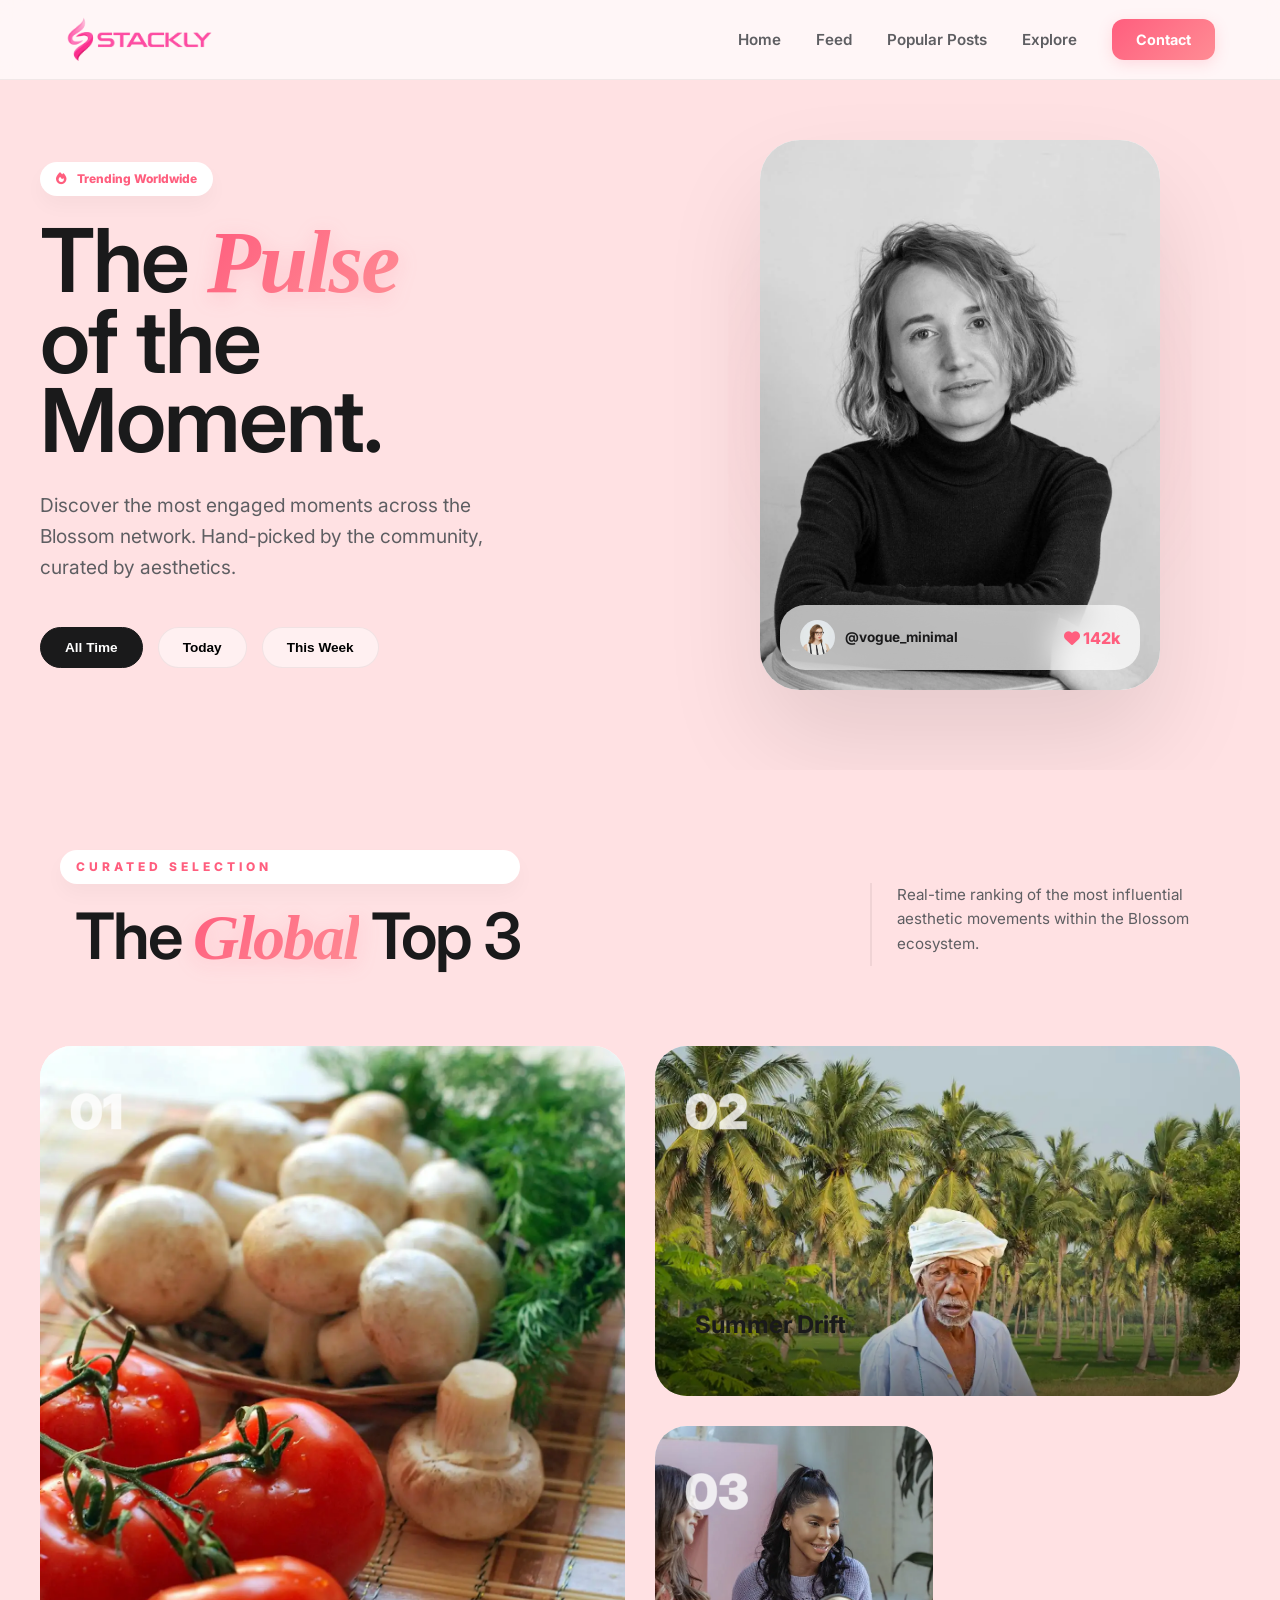
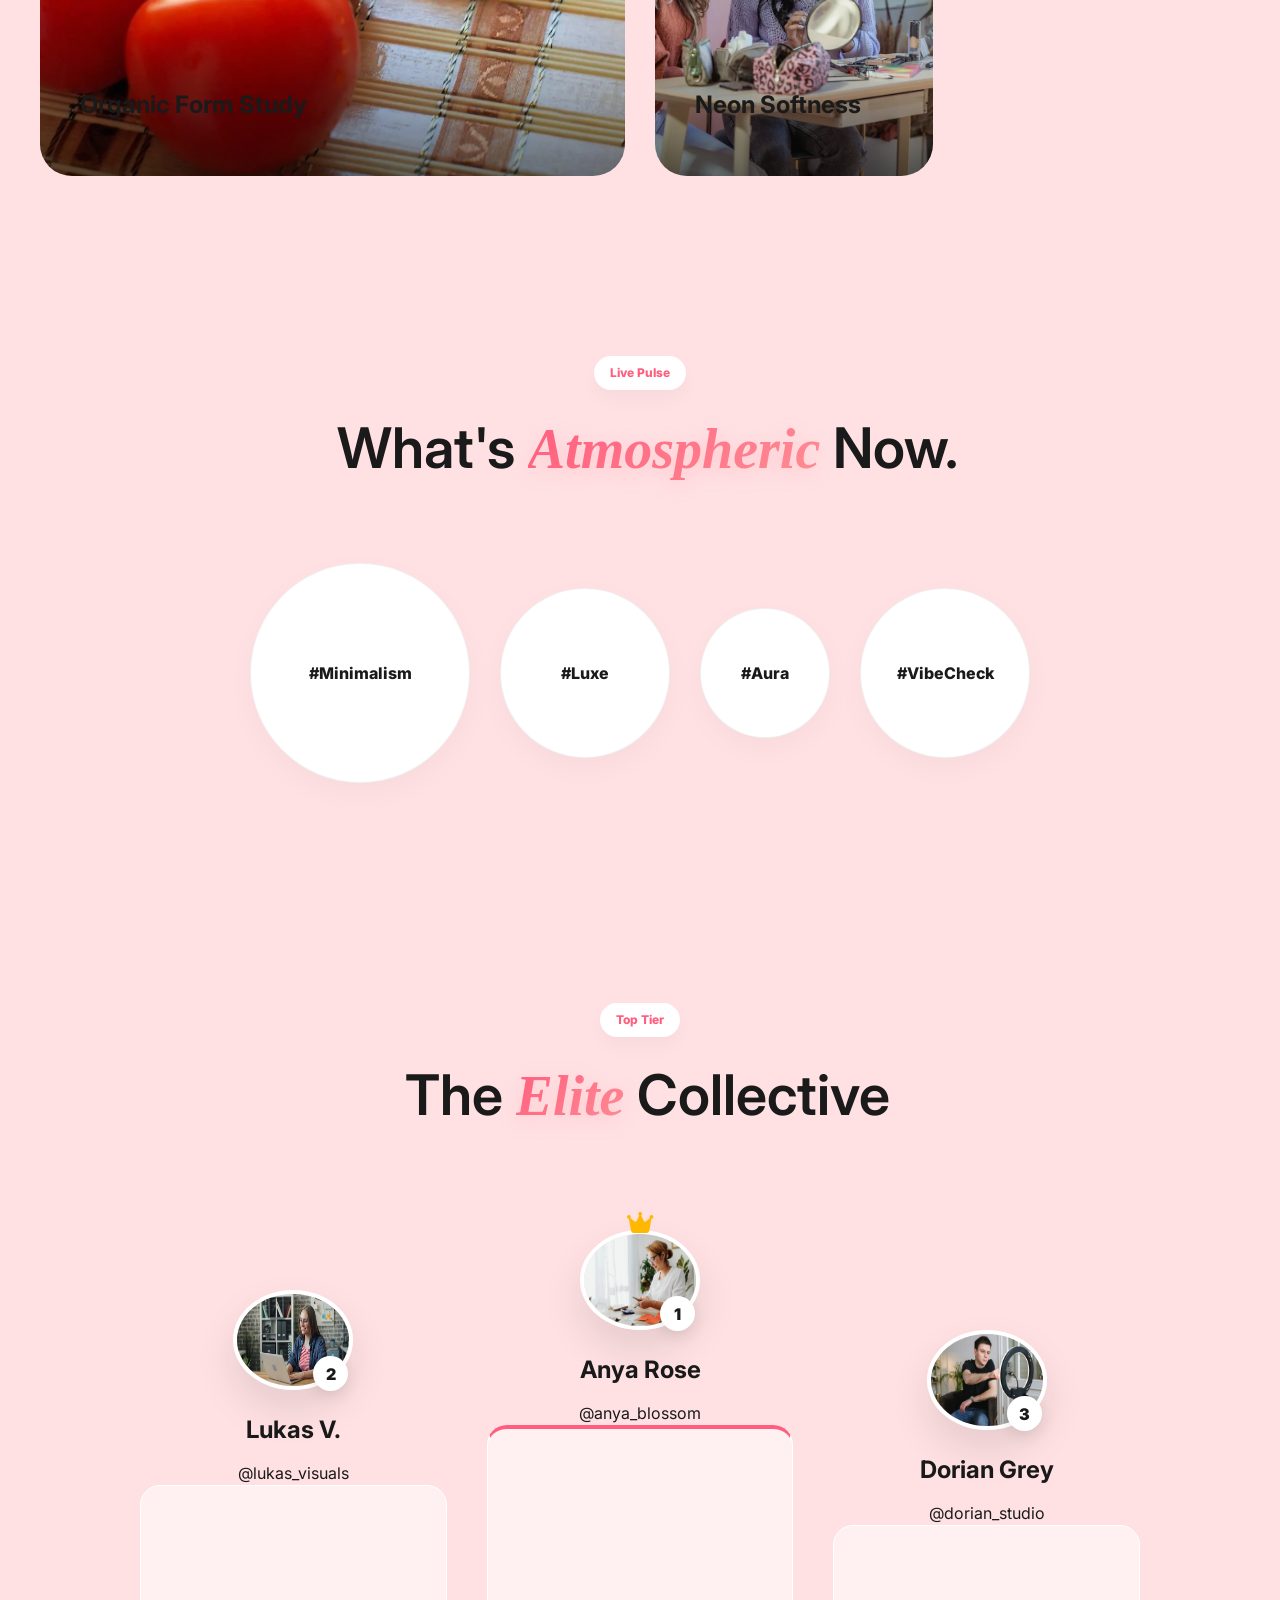
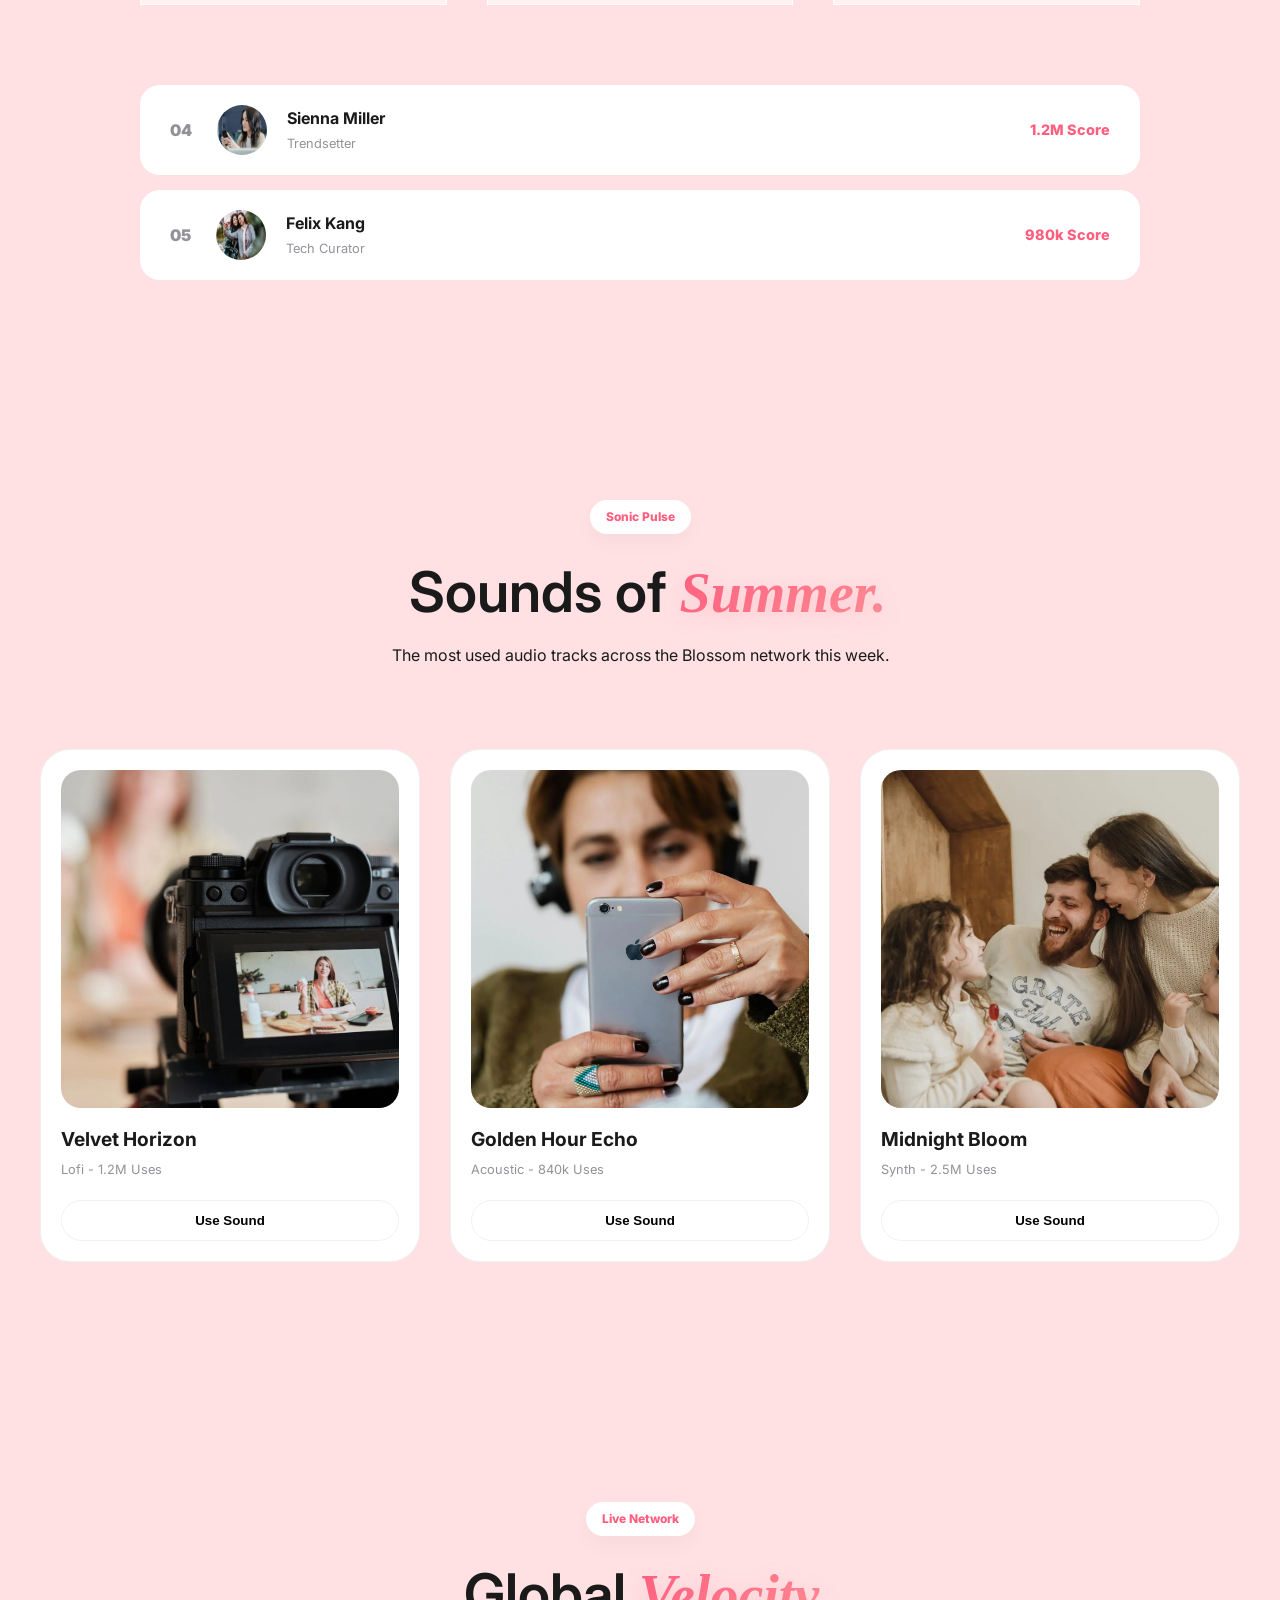
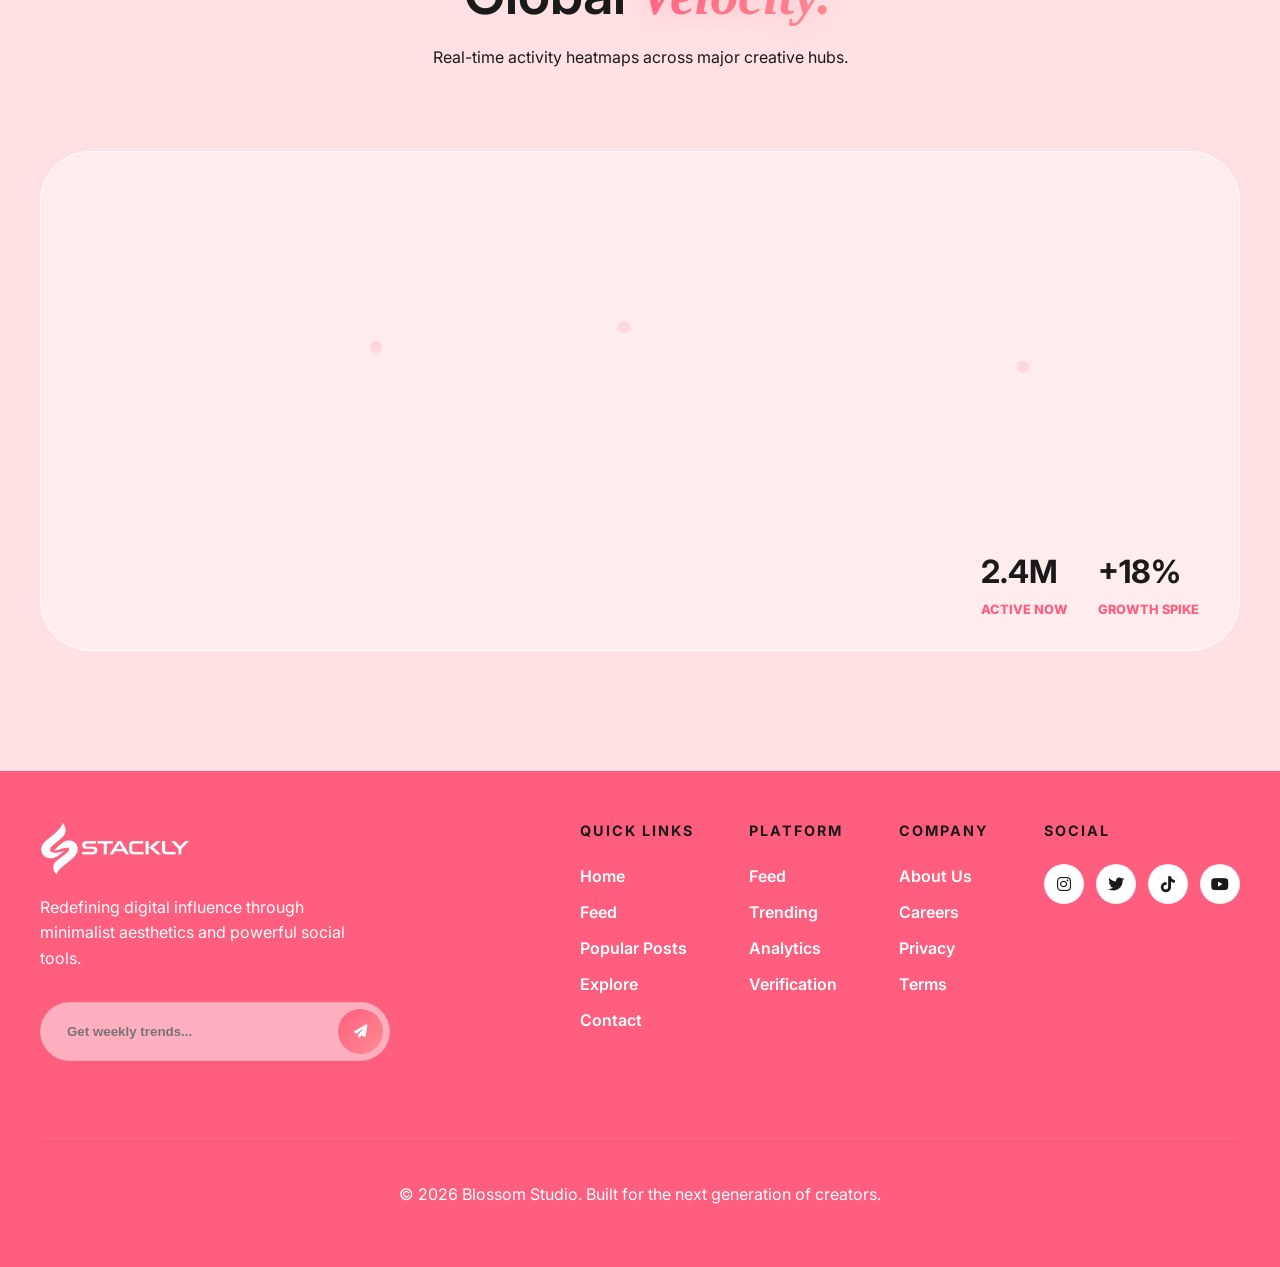
<file: home 2/post.html>
<!DOCTYPE html>
<html lang="en">

<head>
    <meta charset="UTF-8">
    <meta name="viewport" content="width=device-width, initial-scale=1.0">
    <title>Social Media</title>
    <link rel="icon" href="../assets/bg remove.webp">

    <!-- Custom CSS -->
    <link rel="stylesheet" href="post.css">
    <link rel="stylesheet" href="./root.css">

    <!-- material icon -->
    <link href="https://fonts.googleapis.com/icon?family=Material+Icons" rel="stylesheet">
    <!-- font awesome icon -->
    <link rel="stylesheet" href="https://cdnjs.cloudflare.com/ajax/libs/font-awesome/6.5.1/css/all.min.css">

    <!-- aos animations -->
    <link href="https://unpkg.com/aos@2.3.4/dist/aos.css" rel="stylesheet">

</head>

<body>


    <header class="main-header">
        <div class="header-container">
            <a href="post.html" class="logo">
                <img src="../assets/pink.webp" alt="logo" width="150px">
            </a>

            <nav class="nav-menu" id="nav-menu">
                <ul class="nav-list">
                    <li><a href="index.html" class="nav-link">Home</a></li>
                    <li><a href="feed.html" class="nav-link">Feed</a></li>
                    <li><a href="post.html" class="nav-link">Popular Posts</a></li>
                    <li><a href="explore.html" class="nav-link">Explore</a></li>
                    <li><a href="contact.html" class="btn-primary">Contact</a></li>
                </ul>
            </nav>

            <button class="hamburger" id="menu-trigger" aria-label="Toggle Menu">
                <span class="bar"></span>
                <span class="bar"></span>
                <span class="bar"></span>
            </button>
        </div>
    </header>




    <main>

        <section class="popular-hero" data-aos="fade-up">
            <div class="popular-container">

                <div class="popular-info">
                    <div class="trend-badge">
                        <i class="fas fa-fire"></i> Trending Worldwide
                    </div>
                    <h1>The <span class="italic-serif text-rose">Pulse</span> <br>of the Moment.</h1>
                    <p>Discover the most engaged moments across the Blossom network. Hand-picked by the community,
                        curated by aesthetics.</p>

                    <div class="filter-pills">
                        <button class="pill active" onclick="window.location.href='./404.html'">All Time</button>
                        <button class="pill" onclick="window.location.href='./404.html'">Today</button>
                        <button class="pill" onclick="window.location.href='./404.html'">This Week</button>
                    </div>
                </div>

                <div class="gravity-scene">
                    <div class="gravity-card" id="gravity-card">
                        <div class="card-inner">
                            <img src="../assets/f1-testi.webp" alt="Top Post">
                            <div class="card-glass-footer">
                                <div class="c-user">
                                    <img src="../assets/f3-testi.webp" alt="User">
                                    <span>@vogue_minimal</span>
                                </div>
                                <div class="c-stats">
                                    <i class="fas fa-heart"></i> 142k
                                </div>
                            </div>
                        </div>
                        <div class="gravity-glow"></div>
                    </div>
                </div>

            </div>
        </section>








        <section class="popular-grid-section" data-aos="fade-down">
            <header class="popular-grid-header">
                <div class="header-content">
                    <div class="header-left">
                        <span class="aura-label trend-badge">Curated Selection</span>
                        <h2>The <span class="italic-serif text-rose">Global</span> Top 3</h2>
                    </div>
                    <div class="header-right">
                        <p class="header-desc">Real-time ranking of the most influential aesthetic movements within the
                            Blossom ecosystem.</p>
                    </div>
                </div>
            </header>
            <div class="popular-grid-container">

                <div class="popular-item rank-01">
                    <div class="rank-badge">01</div>
                    <div class="item-visual">
                        <img src="../assets/organic.webp" alt="Product">
                        <div class="item-overlay">
                            <div class="item-creator">
                                <img src="../assets/m3-testi.webp" alt="User">
                                <span>@minimal_studio</span>
                            </div>
                            <h3>Organic Form Study</h3>
                        </div>
                    </div>
                </div>

                <div class="popular-item rank-02">
                    <div class="rank-badge">02</div>
                    <div class="item-visual">
                        <img src="../assets/summer.webp" alt="Fashion">
                        <div class="item-overlay">
                            <h3>Summer Drift</h3>
                        </div>
                    </div>
                </div>

                <div class="popular-item rank-03">
                    <div class="rank-badge">03</div>
                    <div class="item-visual">
                        <img src="../assets/bolg4.webp" alt="Street">
                        <div class="item-overlay">
                            <h3>Neon Softness</h3>
                        </div>
                    </div>
                </div>

            </div>
        </section>








        <section class="bubble-section" data-aos="zoom-in">
            <div class="bubble-container">
                <div class="bubble-header">
                    <span class="trend-badge">Live Pulse</span>
                    <h2>What's <span class="italic-serif text-rose">Atmospheric</span> Now.</h2>
                </div>

                <div class="bubble-wall">
                    <div class="mood-bubble b-lg" style="--bg-glow: #ff5e7e;">
                        <div class="bubble-inner">
                            <span class="b-topic">#Minimalism</span>
                            <div class="b-stats">
                                <strong>14.2k</strong>
                                <span>Posts</span>
                            </div>
                        </div>
                    </div>

                    <div class="mood-bubble b-md" style="--bg-glow: #7c3aed;">
                        <div class="bubble-inner">
                            <span class="b-topic">#Luxe</span>
                            <div class="b-stats">
                                <strong>8.4k</strong>
                            </div>
                        </div>
                    </div>

                    <div class="mood-bubble b-sm" style="--bg-glow: #22d3ee;">
                        <div class="bubble-inner">
                            <span class="b-topic">#Aura</span>
                            <div class="b-stats">
                                <strong>5.1k</strong>
                            </div>
                        </div>
                    </div>

                    <div class="mood-bubble b-md" style="--bg-glow: #f59e0b;">
                        <div class="bubble-inner">
                            <span class="b-topic">#VibeCheck</span>
                            <div class="b-stats">
                                <strong>11.9k</strong>
                            </div>
                        </div>
                    </div>
                </div>
            </div>
        </section>








        <section class="prestige-section" data-aos="fade-up">
            <div class="prestige-container">
                <div class="prestige-header">
                    <span class="trend-badge">Top Tier</span>
                    <h2>The <span class="italic-serif text-rose">Elite</span> Collective</h2>
                </div>

                <div class="podium-wrap">
                    <div class="podium-item silver">
                        <div class="p-avatar">
                            <img src="../assets/sign.webp" alt="Rank 2">
                            <div class="p-rank">2</div>
                        </div>
                        <h3>Lukas V.</h3>
                        <span>@lukas_visuals</span>
                        <div class="p-pillar"></div>
                    </div>

                    <div class="podium-item gold">
                        <div class="p-avatar">
                            <img src="../assets/w4.webp" alt="Rank 1">
                            <div class="p-rank">1</div>
                            <div class="p-crown"><i class="fas fa-crown"></i></div>
                        </div>
                        <h3>Anya Rose</h3>
                        <span>@anya_blossom</span>
                        <div class="p-pillar"></div>
                    </div>

                    <div class="podium-item bronze">
                        <div class="p-avatar">
                            <img src="../assets/blog2.webp" alt="Rank 3">
                            <div class="p-rank">3</div>
                        </div>
                        <h3>Dorian Grey</h3>
                        <span>@dorian_studio</span>
                        <div class="p-pillar"></div>
                    </div>
                </div>

                <div class="prestige-list">
                    <div class="list-item">
                        <span class="l-rank">04</span>
                        <img src="../assets/w3.webp" alt="Creator">
                        <div class="l-info">
                            <strong>Sienna Miller</strong>
                            <span>Trendsetter</span>
                        </div>
                        <div class="l-stats">1.2M Score</div>
                    </div>
                    <div class="list-item">
                        <span class="l-rank">05</span>
                        <img src="../assets/feed 4.webp" alt="Creator">
                        <div class="l-info">
                            <strong>Felix Kang</strong>
                            <span>Tech Curator</span>
                        </div>
                        <div class="l-stats">980k Score</div>
                    </div>
                </div>
            </div>
        </section>








        <section class="audio-section" data-aos="fade-down">
            <div class="audio-container">
                <div class="audio-header">
                    <span class="trend-badge">Sonic Pulse</span>
                    <h2>Sounds of <span class="italic-serif text-rose">Summer.</span></h2>
                    <p>The most used audio tracks across the Blossom network this week.</p>
                </div>

                <div class="audio-track-wrapper">
                    <div class="audio-card">
                        <div class="audio-visual">
                            <img src="../assets/blog1.webp" alt="Cover">
                            <div class="play-overlay"><i class="fas fa-play"></i></div>
                            <div class="visualizer">
                                <span></span><span></span><span></span><span></span><span></span>
                            </div>
                        </div>
                        <div class="audio-info">
                            <h3>Velvet Horizon</h3>
                            <span>Lofi - 1.2M Uses</span>
                        </div>
                        <button class="btn-use-audio" onclick="window.location.href='./404.html'">Use Sound</button>
                    </div>

                    <div class="audio-card">
                        <div class="audio-visual">
                            <img src="../assets/img 3.webp" alt="Cover">
                            <div class="play-overlay"><i class="fas fa-play"></i></div>
                            <div class="visualizer">
                                <span></span><span></span><span></span><span></span><span></span>
                            </div>
                        </div>
                        <div class="audio-info">
                            <h3>Golden Hour Echo</h3>
                            <span>Acoustic - 840k Uses</span>
                        </div>
                        <button class="btn-use-audio" onclick="window.location.href='./404.html'">Use Sound</button>
                    </div>

                    <div class="audio-card">
                        <div class="audio-visual">
                            <img src="../assets/1.webp" alt="Cover">
                            <div class="play-overlay"><i class="fas fa-play"></i></div>
                            <div class="visualizer">
                                <span></span><span></span><span></span><span></span><span></span>
                            </div>
                        </div>
                        <div class="audio-info">
                            <h3>Midnight Bloom</h3>
                            <span>Synth - 2.5M Uses</span>
                        </div>
                        <button class="btn-use-audio" onclick="window.location.href='./404.html'">Use Sound</button>
                    </div>
                </div>
            </div>
        </section>








        <section class="trends-map-section" data-aos="zoom-in">
            <div class="map-container">
                <div class="map-header">
                    <span class="trend-badge">Live Network</span>
                    <h2>Global <span class="italic-serif text-rose">Velocity.</span></h2>
                    <p>Real-time activity heatmaps across major creative hubs.</p>
                </div>

                <div class="map-visual-wrap">
                    <div class="map-svg-bg">
                        <div class="hotspot london" data-city="London">
                            <div class="pulse"></div>
                            <div class="city-tag">Trending: Minimalist Architecture</div>
                        </div>
                        <div class="hotspot tokyo" data-city="Tokyo">
                            <div class="pulse"></div>
                            <div class="city-tag">Trending: Cyber-Aesthetic</div>
                        </div>
                        <div class="hotspot nyc" data-city="New York">
                            <div class="pulse"></div>
                            <div class="city-tag">Trending: Street Editorial</div>
                        </div>
                    </div>

                    <div class="map-stats-tray">
                        <div class="m-stat">
                            <strong>2.4M</strong>
                            <span>Active Now</span>
                        </div>
                        <div class="m-stat">
                            <strong>+18%</strong>
                            <span>Growth Spike</span>
                        </div>
                    </div>
                </div>
            </div>
        </section>



    </main>







    <footer class="main-footer">
        <div class="footer-container">
            <div class="footer-brand">
                <a href="post.html" class="f-logo">
                    <img src="../assets/white.webp" alt="logo" width="150px">
                </a>
                <p>Redefining digital influence through minimalist aesthetics and powerful social tools.</p>
                <form class="newsletter-box" action="./404.html" method="GET">
                    <input type="email" placeholder="Get weekly trends..." required>
                    <button aria-label="Subscribe"><i class="fas fa-paper-plane"></i></button>
                </form>
            </div>

            <div class="footer-links">
                <div class="link-col">
                    <h4>Quick Links</h4>
                    <a href="index.html">Home</a>
                    <a href="feed.html">Feed</a>
                    <a href="post.html">Popular Posts</a>
                    <a href="explore.html">Explore</a>
                    <a href="contact.html">Contact</a>
                </div>
                <div class="link-col">
                    <h4>Platform</h4>
                    <a href="./404.html">Feed</a>
                    <a href="./404.html">Trending</a>
                    <a href="./404.html">Analytics</a>
                    <a href="./404.html">Verification</a>
                </div>
                <div class="link-col">
                    <h4>Company</h4>
                    <a href="./404.html">About Us</a>
                    <a href="./404.html">Careers</a>
                    <a href="./404.html">Privacy</a>
                    <a href="./404.html">Terms</a>
                </div>
                <div class="link-col">
                    <h4>Social</h4>
                    <div class="social-grid">
                        <a href="./404.html" class="social-btn"><i class="fab fa-instagram"></i></a>
                        <a href="./404.html" class="social-btn"><i class="fab fa-twitter"></i></a>
                        <a href="./404.html" class="social-btn"><i class="fab fa-tiktok"></i></a>
                        <a href="./404.html" class="social-btn"><i class="fab fa-youtube"></i></a>
                    </div>
                </div>
            </div>
        </div>

        <div class="footer-bottom">
            <p>&copy; 2026 Blossom Studio. Built for the next generation of creators.</p>
        </div>
    </footer>




    <script src="script.js"></script>

    <script>

        const card = document.getElementById('gravity-card');
        const container = document.querySelector('.gravity-scene');

        container.addEventListener('mousemove', (e) => {
            const xAxis = (window.innerWidth / 2 - e.pageX) / 20;
            const yAxis = (window.innerHeight / 2 - e.pageY) / 20;

            card.style.transform = `rotateY(${xAxis}deg) rotateX(${yAxis}deg)`;
        });

        container.addEventListener('mouseenter', () => {
            card.style.transition = 'none';
        });

        container.addEventListener('mouseleave', () => {
            card.style.transition = 'all 0.5s ease';
            card.style.transform = `rotateY(0deg) rotateX(0deg)`;
        });






        /* section 2 */

        const popularItems = document.querySelectorAll('.popular-item');

        const gridObserver = new IntersectionObserver((entries) => {
            entries.forEach((entry, index) => {
                if (entry.isIntersecting) {
                    setTimeout(() => {
                        entry.target.style.opacity = '1';
                        entry.target.style.transform = 'translateY(0)';
                    }, index * 100);
                }
            });
        }, { threshold: 0.1 });

        popularItems.forEach(item => {
            item.style.opacity = '0';
            item.style.transform = 'translateY(40px)';
            gridObserver.observe(item);
        });





        /* section 3 */

        document.querySelectorAll('.mood-bubble').forEach(bubble => {
            bubble.addEventListener('mousemove', (e) => {
                const rect = bubble.getBoundingClientRect();
                const x = (e.clientX - rect.left - rect.width / 2) * 0.2;
                const y = (e.clientY - rect.top - rect.height / 2) * 0.2;
                bubble.style.transform = `translate(${x}px, ${y}px) scale(1.1)`;
            });

            bubble.addEventListener('mouseleave', () => {
                bubble.style.transform = `translate(0px, 0px) scale(1)`;
            });
        });





        /* section 4 */

        const pillars = document.querySelectorAll('.p-pillar');

        const pillarObserver = new IntersectionObserver((entries) => {
            entries.forEach(entry => {
                if (entry.isIntersecting) {
                    entry.target.style.transition = 'height 1.5s cubic-bezier(0.175, 0.885, 0.32, 1.275)';
                    // The height is defined in CSS, we just trigger a refresh
                    entry.target.style.opacity = '1';
                }
            });
        }, { threshold: 0.5 });

        pillars.forEach(p => {
            p.style.opacity = '0';
            pillarObserver.observe(p);
        });






        /* section 5 */

        document.querySelectorAll('.audio-card').forEach(card => {
            const playBtn = card.querySelector('.play-overlay');
            const visualizerSpans = card.querySelectorAll('.visualizer span');

            playBtn.addEventListener('click', () => {
                const icon = playBtn.querySelector('i');
                icon.classList.toggle('fa-play');
                icon.classList.toggle('fa-pause');

                visualizerSpans.forEach(span => {
                    span.style.animationDuration = icon.classList.contains('fa-pause') ? '0.3s' : '0.6s';
                });
            });
        });







        /* section 6 */

        const stats = document.querySelectorAll('.m-stat strong');

        const statsObserver = new IntersectionObserver((entries) => {
            entries.forEach(entry => {
                if (entry.isIntersecting) {
                    // Simple fade in for the stats tray
                    entry.target.parentElement.style.opacity = '1';
                    entry.target.parentElement.style.transform = 'translateY(0)';
                }
            });
        }, { threshold: 0.5 });

        stats.forEach(s => {
            s.parentElement.style.opacity = '0';
            s.parentElement.style.transform = 'translateY(20px)';
            s.parentElement.style.transition = '1s ease-out';
            statsObserver.observe(s);
        });





    </script>

    <script src="https://unpkg.com/aos@2.3.4/dist/aos.js"></script>

    <script>
        AOS.init({
            duration: 900,
            easing: 'ease-in-out',
            once: true,
        });
    </script>


</body>

</html>
</file>
<file: style.css>
.dropdown {
    position: relative;
}

.home-link {
    display: flex;
    align-items: center;
    gap: 5px;
}

.dropdown-arrow {
    cursor: pointer;
    font-size: 12px;
    color: var(--brand-primary);
}

.dropdown-menu {
    position: absolute;
    top: 100%;
    left: 0;
    list-style: none;
    min-width: 180px;
    display: none;
}

.dropdown-menu li a {
    display: block;
    padding: 10px 20px;
    text-decoration: none;
    color: black;
    background-color:var(--brand-primary);
    border-radius: 100px;
    font-weight:bold;
}

.dropdown-menu li a:hover {
    background-color: #cfef00;
}

.dropdown.show .dropdown-menu {
    display: block;
}

@media screen and (max-width:768px) {

    .dropdown {
        width: 100%;
    }

    .home-link {
        justify-content: space-between;
        width: 100%;
    }

    .dropdown-menu {
        position: static;
        width: 100%;
        background-color: #111;
    }

    .dropdown-menu li a {
        color: white;
        padding: 12px 15px;
        border-radius: 100px;
        display: inline-block;
    }

}








:root {
    --text-gradient: linear-gradient(90deg, #8B5CF6, #3EA6FF);
}

.nav-menu .nav-list .button {
    display: flex;
    flex-direction: row;
    justify-content: center;
    align-items: center;
    gap: 10px;
}

.text-gradient {
    background: var(--text-gradient);
    -webkit-background-clip: text;
    -webkit-text-fill-color: transparent;
}

.hero-section {
    padding: 160px 20px 80px;
    min-height: 90vh;
    display: flex;
    align-items: center;
}

.hero-container {
    max-width: 1400px;
    margin: 0 auto;
    display: grid;
    grid-template-columns: 1.2fr 1fr;
    gap: 60px;
    align-items: center;
}

.badge {
    display: inline-block;
    padding: 6px 16px;
    background: rgba(139, 92, 246, 0.1);
    color: var(--brand-primary);
    border-radius: 20px;
    font-size: 0.85rem;
    font-weight: 600;
    margin-bottom: 20px;
    border: 1px solid rgba(139, 92, 246, 0.2);
}

.hero-content h1 {
    font-size: 4rem;
    margin-bottom: 24px;
}

.hero-content p {
    font-size: 1.2rem;
    color: var(--text-secondary);
    margin-bottom: 40px;
    max-width: 550px;
}

.hero-btns {
    display: flex;
    gap: 20px;
}

.hero-visual {
    position: relative;
    display: flex;
    justify-content: center;
}

.glass-card video {
    width: 100%;
    border-radius: 8px;
    display: block;
}

.glass-card:hover {
    transform: perspective(1000px) rotateY(0deg) rotateX(0deg);
}

.glass-card img {
    width: 100%;
    border-radius: 8px;
    display: block;
}

.stats-bar {
    border-top: 1px solid var(--border-subtle);
    border-bottom: 1px solid var(--border-subtle);
    padding: 40px 0;
    background: rgba(255, 255, 255, 0.02);
}

.stats-container {
    max-width: 1400px;
    margin: 0 auto;
    display: flex;
    justify-content: space-around;
    text-align: center;
}

.stat-item strong {
    display: block;
    font-size: 2rem;
    color: var(--text-main);
}

.stat-item span {
    color: var(--text-dim);
    font-size: 0.9rem;
    text-transform: uppercase;
    letter-spacing: 1px;
}

@media screen and (max-width: 768px) {
    .hero-section {
        padding: 120px 20px 60px;
        text-align: center;
    }

    .hero-container {
        grid-template-columns: 1fr;
        gap: 50px;
    }

    .hero-content h1 {
        font-size: 2.8rem;
    }

    .hero-content p {
        margin-left: auto;
        margin-right: auto;
    }

    .hero-btns {
        flex-direction: column;
        align-items: center;
        width: 100%;
    }

    .hero-btns .button,
    .hero-btns .btn-secondary {
        width: 100%;
        justify-content: center;
    }

    .hero-visual {
        order: 2;
    }

    .glass-card {
        transform: none;
        max-width: 90%;
    }

    .stats-container {
        flex-direction: column;
        gap: 30px;
    }
}








.marquee-section {
    background-color: var(--bg-main);
    padding: 60px 0;
    border-top: 1px solid var(--border-subtle);
    border-bottom: 1px solid var(--border-subtle);
    overflow: hidden;
    position: relative;
}

.marquee-label {
    text-align: center;
    color: var(--text-dim);
    text-transform: uppercase;
    font-size: 0.75rem;
    letter-spacing: 2px;
    margin-bottom: 30px;
    font-weight: 600;
}

.marquee-wrapper {
    display: flex;
    user-select: none;
    gap: 40px;
}

.marquee-content {
    display: flex;
    flex-shrink: 0;
    justify-content: space-around;
    gap: 40px;
    min-width: 100%;
    animation: scroll-left 30s linear infinite;
}

.marquee-wrapper:hover .marquee-content {
    animation-play-state: paused;
}

.marquee-item {
    display: flex;
    align-items: center;
    gap: 15px;
    color: var(--text-secondary);
    font-size: 1.8rem;
    font-weight: 800;
    letter-spacing: -1px;
    opacity: 0.5;
    transition: var(--transition);
    cursor: default;
}

.marquee-item:hover {
    opacity: 1;
    color: var(--brand-primary);
}

.marquee-item span {
    width: 8px;
    height: 8px;
    background: var(--brand-primary);
    border-radius: 50%;
    display: inline-block;
}

@keyframes scroll-left {
    from {
        transform: translateX(0);
    }

    to {
        transform: translateX(-100%);
    }
}

.marquee-section::before,
.marquee-section::after {
    content: "";
    height: 100%;
    width: 150px;
    position: absolute;
    top: 0;
    z-index: 2;
}

.marquee-section::before {
    left: 0;
    background: linear-gradient(to right, var(--bg-main), transparent);
}

.marquee-section::after {
    right: 0;
    background: linear-gradient(to left, var(--bg-main), transparent);
}

@media screen and (max-width: 768px) {
    .marquee-section {
        padding: 40px 0;
    }

    .marquee-item {
        font-size: 1.2rem;
        gap: 10px;
    }

    .marquee-content {
        animation-duration: 20s;
    }

    .marquee-section::before,
    .marquee-section::after {
        width: 60px;
    }
}







.features-grid-section {
    padding: 120px 20px;
    background-color: var(--bg-main);
    border-top: 1px solid var(--border-subtle);
}

.features-header {
    text-align: center;
    max-width: 700px;
    margin: 0 auto 80px auto;
}

.features-grid-container {
    max-width: 1400px;
    margin: 0 auto;
    display: grid;
    grid-template-columns: repeat(3, 1fr);
    gap: 40px;
}

.feature-card {
    background: var(--bg-surface);
    padding: 50px 40px;
    border-radius: var(--radius-sm);
    border: 1px solid var(--border-subtle);
    position: relative;
    overflow: hidden;
    transition: transform 0.4s cubic-bezier(0.175, 0.885, 0.32, 1.275);
}

.feature-card:hover {
    transform: translateY(-15px);
    border-color: var(--brand-primary);
}

.feature-icon {
    width: 60px;
    height: 60px;
    background: rgba(139, 92, 246, 0.1);
    border-radius: 12px;
    display: flex;
    align-items: center;
    justify-content: center;
    margin-bottom: 25px;
    color: var(--brand-primary);
    transition: var(--transition);
}

.feature-card:hover .feature-icon {
    background: var(--brand-primary);
    color: white;
    box-shadow: 0 0 20px rgba(139, 92, 246, 0.5);
}

.feature-icon svg {
    width: 30px;
    height: 30px;
}

.card-glow {
    position: absolute;
    top: 0;
    left: 0;
    width: 100%;
    height: 100%;
    background: radial-gradient(circle at center, rgba(139, 92, 246, 0.15) 0%, transparent 70%);
    opacity: 0;
    transition: opacity 0.4s ease;
    pointer-events: none;
}

.feature-card:hover .card-glow {
    opacity: 1;
}

@media screen and (max-width: 768px) {
    .features-grid-container {
        grid-template-columns: 1fr;
        gap: 20px;
    }

    .feature-card {
        padding: 40px 30px;
        text-align: center;
    }

    .feature-icon {
        margin: 0 auto 20px auto;
    }

    .final-cta h3 {
        font-size: 1.8rem;
    }
}






.impact-metrics-section {
    padding: 120px 20px;
    background-color: var(--bg-main);
    border-top: 1px solid var(--border-subtle);
}

.impact-container {
    max-width: 1300px;
    margin: 0 auto;
    display: grid;
    grid-template-columns: 1fr 1fr;
    gap: 80px;
    align-items: center;
}

.impact-text h2 {
    font-size: 3.5rem;
    line-height: 1.1;
    margin: 20px 0;
}

.impact-grid {
    display: grid;
    grid-template-columns: 1fr 1fr;
    gap: 30px;
    margin-top: 40px;
}

.metric-item {
    display: flex;
    flex-direction: column;
}

.m-val {
    font-size: 2.5rem;
    font-weight: 800;
    color: var(--brand-lime);
}

.m-lbl {
    font-size: 0.9rem;
    color: var(--text-dim);
    text-transform: uppercase;
    letter-spacing: 1px;
}

.impact-visual {
    position: relative;
    display: flex;
    justify-content: center;
    align-items: center;
}

.score-ring-wrapper {
    position: relative;
    width: 300px;
    height: 300px;
}

.score-ring {
    transform: rotate(-90deg);
}

.ring-bg {
    fill: none;
    stroke: rgba(255, 255, 255, 0.05);
    stroke-width: 8;
}

.ring-fill {
    fill: none;
    stroke: var(--brand-primary);
    stroke-width: 8;
    stroke-linecap: round;
    stroke-dasharray: 283;
    stroke-dashoffset: 40;
    transition: stroke-dashoffset 2s ease-out;
}

.ring-content {
    position: absolute;
    top: 50%;
    left: 50%;
    transform: translate(-50%, -50%);
    text-align: center;
}

.score-num {
    display: block;
    font-size: 5rem;
    font-weight: 900;
    line-height: 1;
}

.score-text {
    font-size: 0.8rem;
    text-transform: uppercase;
    color: var(--brand-primary);
    font-weight: 700;
    letter-spacing: 2px;
}

.data-blob {
    position: absolute;
    padding: 10px 20px;
    background: var(--bg-surface);
    border: 1px solid var(--border-subtle);
    border-radius: 50px;
    font-size: 0.8rem;
    font-weight: 800;
    animation: floating-data 4s infinite ease-in-out;
}

.db-1 {
    top: 10%;
    right: 10%;
    color: var(--brand-lime);
    border-color: var(--brand-lime);
}

.db-2 {
    bottom: 10%;
    left: 10%;
    color: var(--brand-primary);
}

@keyframes floating-data {

    0%,
    100% {
        transform: translateY(0);
    }

    50% {
        transform: translateY(-20px);
    }
}

@media screen and (max-width: 768px) {
    .impact-container {
        grid-template-columns: 1fr;
        text-align: center;
    }

    .impact-grid {
        justify-items: center;
    }

    .score-ring-wrapper {
        width: 250px;
        height: 250px;
    }
}






.journey-section {
    padding: 120px 20px;
    background-color: var(--bg-main);
    position: relative;
    overflow: hidden;
}

.journey-header {
    text-align: center;
    margin-bottom: 100px;
}

.timeline-container {
    max-width: 1200px;
    margin: 0 auto;
    display: flex;
    justify-content: space-between;
    position: relative;
    padding-bottom: 50px;
}

.timeline-line {
    position: absolute;
    top: 50%;
    left: 0;
    width: 100%;
    height: 2px;
    background: linear-gradient(90deg, transparent, var(--border-subtle), transparent);
    z-index: 1;
}

.timeline-step {
    position: relative;
    width: 30%;
    z-index: 2;
    text-align: center;
    transition: var(--transition);
}

.step-number {
    font-size: 5rem;
    font-weight: 900;
    color: rgba(255, 255, 255, 0.03);
    position: absolute;
    top: -60px;
    left: 50%;
    transform: translateX(-50%);
    z-index: -1;
    transition: var(--transition);
}

.step-content {
    background: var(--bg-surface);
    padding: 30px;
    border-radius: var(--radius-sm);
    border: 1px solid var(--border-subtle);
    margin-bottom: 40px;
}

.step-dot {
    width: 16px;
    height: 16px;
    background: var(--bg-main);
    border: 3px solid var(--border-subtle);
    border-radius: 50%;
    margin: 0 auto;
    position: absolute;
    bottom: -8px;
    left: 50%;
    transform: translateX(-50%);
    transition: var(--transition);
}

.timeline-step:hover .step-content {
    border-color: var(--brand-primary);
    transform: translateY(-10px);
    box-shadow: 0 15px 30px rgba(0, 0, 0, 0.5);
}

.timeline-step:hover .step-dot {
    background: var(--brand-primary);
    border-color: #fff;
    box-shadow: 0 0 20px var(--brand-primary);
}

.timeline-step:hover .step-number {
    color: rgba(139, 92, 246, 0.1);
    transform: translateX(-50%) translateY(-10px);
}

@media screen and (max-width: 768px) {
    .timeline-container {
        flex-direction: column;
        gap: 60px;
        padding-left: 30px;
    }

    .timeline-line {
        left: 38px;
        top: 0;
        width: 2px;
        height: 100%;
        background: linear-gradient(180deg, var(--brand-primary), transparent);
    }

    .timeline-step {
        width: 100%;
        text-align: left;
    }

    .step-content {
        margin-bottom: 0;
        margin-left: 40px;
    }

    .step-dot {
        left: 8px;
        top: 40px;
        transform: none;
    }

    .step-number {
        left: 40px;
        transform: none;
        top: -40px;
        font-size: 3rem;
    }
}









.premium-pricing {
    padding: 120px 20px;
    background-color: var(--bg-main);
    perspective: 2000px;
}

.pricing-header {
    text-align: center;
    margin-bottom: 80px;
}

.pricing-3d-wrapper {
    max-width: 1300px;
    margin: 0 auto;
    display: grid;
    grid-template-columns: repeat(3, 1fr);
    gap: 30px;
    align-items: center;
}

.pricing-card-3d {
    transition: transform 0.6s cubic-bezier(0.23, 1, 0.32, 1);
    transform-style: preserve-3d;
    cursor: pointer;
        pointer-events: none;

}

.pricing-card-3d .card-inner{
    pointer-events: auto;
}

.card-inner {
    background: var(--bg-surface);
    border: 1px solid var(--border-subtle);
    border-radius: 30px;
    padding: 50px 40px;
    height: 100%;
    position: relative;
    transition: all 0.5s ease;
    overflow: hidden;
    z-index: 20;
}

.pricing-card-3d:hover {
    transform: translateZ(50px) translateY(-10px);
    z-index: 10;
}

.pricing-card-3d:hover .card-inner {
    border-color: var(--brand-primary);
    box-shadow: 0 30px 60px rgba(0, 0, 0, 0.5);
}

.pricing-card-3d.featured .card-inner {
    border: 2px solid var(--brand-primary);
    background: linear-gradient(180deg, #1a1a1a 0%, #0f0f0f 100%);
    transform: scale(1.05);
}

.popular-badge {
    position: absolute;
    top: 20px;
    right: 20px;
    background: var(--brand-primary);
    color: white;
    padding: 5px 15px;
    border-radius: 50px;
    font-size: 0.75rem;
    font-weight: 700;
    text-transform: uppercase;
}

.card-head h3 {
    font-size: 1.5rem;
    color: var(--text-secondary);
    margin-bottom: 10px;
}

.price-box {
    font-size: 3.5rem;
    font-weight: 800;
    margin-bottom: 30px;
}

.price-box span {
    font-size: 1rem;
    color: var(--text-dim);
    font-weight: 400;
}

.feature-list-premium {
    margin-bottom: 40px;
    list-style: none;
    padding: 0;
}

.feature-list-premium li {
    display: flex;
    align-items: center;
    gap: 12px;
    margin-bottom: 15px;
    color: var(--text-secondary);
    font-size: 0.95rem;
}

.feature-list-premium svg {
    width: 18px;
    stroke: var(--brand-primary);
    fill: var(--brand-primary);
}

.glow-effect {
    position: absolute;
    top: -50%;
    left: -50%;
    width: 200%;
    height: 200%;
    background: radial-gradient(circle, rgba(139, 92, 246, 0.1) 0%, transparent 70%);
    opacity: 0;
    transition: opacity 0.5s ease;
    pointer-events: none;
}

.pricing-card-3d:hover .glow-effect {
    opacity: 1;
}

@media screen and (max-width: 768px) {
    .pricing-3d-wrapper {
        grid-template-columns: 1fr;
        gap: 40px;
    }

    .pricing-card-3d.featured .card-inner {
        transform: scale(1);
    }

    .pricing-card-3d:hover {
        transform: translateY(-10px);
    }

    .price-box {
        font-size: 2.8rem;
    }
}








.reveal-section {
    background-color: var(--bg-main);
    padding: 100px 20px;
    position: relative;
}

.reveal-container {
    max-width: 1400px;
    margin: 0 200px;
    display: flex;
    gap: 80px;
}

.reveal-content {
    flex: 1;
}

.reveal-item {
    height: 60vh;
    display: flex;
    flex-direction: column;
    justify-content: center;
    border-bottom: 1px solid var(--border-subtle);
}

.reveal-item:last-child {
    border-bottom: none;
}

.reveal-item h2 {
    font-size: 3rem;
    margin-top: 20px;
}

.reveal-visual {
    flex: 1;
    position: sticky;
    top: 120px;
    height: 80vh;
    display: flex;
    align-items: center;
    justify-content: center;
}

.phone-mockup {
    width: 320px;
    height: 650px;
    background: #000;
    border: 12px solid #272727;
    border-radius: 40px;
    position: relative;
    box-shadow: 0 50px 100px rgba(0, 0, 0, 0.8);
    z-index: 5;
    overflow: hidden;
}

.phone-screen {
    width: 100%;
    height: 100%;
    background: var(--bg-surface);
    overflow: hidden;
}

.phone-screen img {
    width: 100%;
    height: 100%;
    object-fit: cover;
    transition: opacity 0.5s ease, transform 0.8s cubic-bezier(0.16, 1, 0.3, 1);
}

.visual-glow {
    position: absolute;
    width: 500px;
    height: 500px;
    background: radial-gradient(circle, rgba(139, 92, 246, 0.2) 0%, transparent 70%);
    z-index: 1;
}




@media (max-width:768px) {

    .reveal-section {
        padding: 80px 20px;
    }

    .reveal-container {
        flex-direction: column;
        margin: 0 20px;
        gap: 40px;
    }

    .reveal-content {
        flex: unset;
    }

    .reveal-item {
        height: auto;
        padding: 40px 0;
        text-align: center;
    }

    .reveal-item h2 {
        font-size: 2rem;
    }

    .reveal-visual {
        position: relative;
        top: 0;
        height: auto;
        margin-top: 30px;
    }

    .phone-mockup {
        width: 240px;
        height: 500px;
        margin: auto;
    }

    .visual-glow {
        width: 320px;
        height: 320px;
    }

}






.testimonial-wall-section {
    padding: 100px 0;
    background-color: var(--bg-main);
    overflow: hidden;
    position: relative;
}

.wall-header {
    text-align: center;
    margin-bottom: 60px;
    padding: 0 20px;
}

.wall-container {
    display: flex;
    flex-direction: column;
    gap: 30px;
}

.wall-track {
    display: flex;
    gap: 30px;
    width: max-content;
}

.wall-group {
    display: flex;
    gap: 30px;
}

.wall-card {
    background: var(--bg-surface);
    border: 1px solid var(--border-subtle);
    padding: 30px;
    border-radius: var(--radius-sm);
    width: 350px;
    transition: var(--transition);
}

.wall-card p {
    font-size: 1.1rem;
    color: var(--text-main);
    font-style: italic;
    margin-bottom: 20px;
}

.wall-user {
    display: flex;
    justify-content: space-between;
    font-size: 0.85rem;
}

.wall-user strong {
    color: var(--brand-primary);
}

.wall-user span {
    color: var(--text-dim);
}

.wall-card.highlight {
    border-color: var(--brand-primary);
    background: linear-gradient(145deg, #272727, #1a1a1a);
    box-shadow: 0 10px 30px rgba(139, 92, 246, 0.1);
}

.wall-card:hover {
    transform: scale(1.05);
    border-color: #fff;
    z-index: 10;
}

.track-right {
    animation: scrollRight 40s linear infinite;
}

.track-left {
    animation: scrollLeft 45s linear infinite;
}

@keyframes scrollRight {
    from {
        transform: translateX(-50%);
    }

    to {
        transform: translateX(0);
    }
}

@keyframes scrollLeft {
    from {
        transform: translateX(0);
    }

    to {
        transform: translateX(-50%);
    }
}

.wall-container:hover .wall-track {
    animation-play-state: paused;
}

.testimonial-wall-section::before,
.testimonial-wall-section::after {
    content: "";
    position: absolute;
    top: 0;
    width: 20%;
    height: 100%;
    z-index: 2;
    pointer-events: none;
}

.testimonial-wall-section::before {
    left: 0;
    background: linear-gradient(to right, var(--bg-main), transparent);
}

.testimonial-wall-section::after {
    right: 0;
    background: linear-gradient(to left, var(--bg-main), transparent);
}

@media screen and (max-width: 768px) {
    .wall-card {
        width: 280px;
        padding: 20px;
    }

    .track-right,
    .track-left {
        animation-duration: 25s;
    }
}










.faq-section {
    padding: 120px 20px;
    background-color: var(--bg-main);
}

.faq-header {
    text-align: center;
    margin-bottom: 60px;
}

.faq-container {
    max-width: 800px;
    margin: 0 auto;
    display: flex;
    flex-direction: column;
    gap: 15px;
}

.faq-item {
    background: var(--bg-surface);
    border: 1px solid var(--border-subtle);
    border-radius: var(--radius-sm);
    overflow: hidden;
    transition: var(--transition);
}

.faq-question {
    width: 100%;
    padding: 25px 30px;
    background: transparent;
    border: none;
    display: flex;
    justify-content: space-between;
    align-items: center;
    cursor: pointer;
    color: var(--text-main);
    font-size: 1.15rem;
    font-weight: 600;
    text-align: left;
    transition: var(--transition);
}

.faq-question svg {
    width: 20px;
    transition: transform 0.4s cubic-bezier(0.175, 0.885, 0.32, 1.275);
    color: var(--brand-primary);
}

.faq-answer {
    max-height: 0;
    overflow: hidden;
    transition: max-height 0.4s cubic-bezier(0.4, 0, 0.2, 1);
    padding: 0 30px;
}

.faq-answer p {
    padding-bottom: 25px;
    color: var(--text-secondary);
    line-height: 1.6;
    margin-bottom: 0;
}

.faq-item.active {
    border-color: var(--brand-primary);
    box-shadow: 0 10px 30px rgba(139, 92, 246, 0.1);
}

.faq-item.active .faq-answer {
    max-height: 200px;
}

.faq-item.active .faq-question svg {
    transform: rotate(180deg);
}

@media screen and (max-width: 768px) {
    .faq-question {
        padding: 20px;
        font-size: 1rem;
    }

    .faq-answer {
        padding: 0 20px;
    }
}
</file>
<file: root.css>
@import url('https://fonts.googleapis.com/css2?family=Inter:wght@300;400;500;600;700&display=swap');






:root {
    /* --- Brand Primary --- */
     --brand-primary: #8B5CF6;
     --brand-primary-hover: #7C3AED;
 
     --bg-main: #0F0F0F;
     --bg-surface: #272727;
     --bg-nav: rgba(15, 15, 15, 0.95);
 
     --text-main: #FFFFFF;
     --text-secondary: #AAAAAA;
     --text-dim: #717171;
 
     --border-subtle: #3F3F3F;
     --accent-blue: #3EA6FF;
 
     --radius-full: 40px;
     --radius-sm: 12px;
     --transition: all 0.25s cubic-bezier(0.075, 0.82, 0.165, 1);
}








* {
    margin: 0;
    padding: 0;
    box-sizing: border-box;
}

body {
    background-color: var(--bg-main);
    color: var(--text-main);
    font-family: 'Roboto', 'Inter', sans-serif;
    line-height: 1.5;
    -webkit-font-smoothing: antialiased;
}

a {
    text-decoration: none;
    color: inherit;
    transition: var(--transition);
}

ul {
    list-style: none;
}





/* buttons root code */

/* primary button */

.button {
    cursor: pointer;
    font-weight: 700;
    transition: all 0.2s;
    padding: 10px 20px;
    border-radius: 100px;
    background: #cfef00;
    border: 1px solid transparent;
    color: var(--border-subtle);
    display: flex;
    align-items: center;
    font-size: 15px;
}

.button:hover {
    background: #c4e201;
}

.button>svg {
    width: 34px;
    margin-left: 10px;
    transition: transform 0.3s ease-in-out;
}

.button:hover svg {
    transform: translateX(5px);
}

.button:active {
    transform: scale(0.95);
}


/* Secondary Button */

.btn-secondary {
    cursor: pointer;
    font-weight: 700;
    transition: all 0.25s cubic-bezier(0.075, 0.82, 0.165, 1);
    padding: 10px 22px;
    border-radius: 100px;
    background: transparent;
    border: 1.5px solid #cfef00;
    color: #cfef00;
    display: flex;
    align-items: center;
    justify-content: center;
    font-size: 15px;
    letter-spacing: 0.5px;
    pointer-events: all;
}

.btn-secondary:hover {
    background: rgba(207, 239, 0, 0.1);
     color: #ffffff;
     border-color: #ffffff;
     box-shadow: 0 0 15px rgba(207, 239, 0, 0.2);
}

.btn-secondary>svg {
    width: 24px;
     margin-left: 10px;
    fill: currentColor;
    transition: transform 0.3s ease-in-out;
}

.btn-secondary:hover svg {
    transform: rotate(15deg);
 }

.btn-secondary:active {
    transform: scale(0.96);
    background: rgba(207, 239, 0, 0.2);
}








/* text sizes root code */

:root {
    --fs-h1: 2.5rem;
    --fs-h2: 2rem;
    --fs-h3: 1.5rem;
    --fs-h4: 1.25rem;
    --fs-h5: 1.125rem;
    --fs-h6: 1rem;

    --fs-p: 1rem;
    --fs-p-sm: 0.875rem;

    --lh-heading: 1.2;
    --lh-body: 1.6;
}



h1,
h2,
h3,
h4,
h5,
h6 {
    color: var(--text-main);
    line-height: var(--lh-heading);
    margin-bottom: 1rem;
    font-weight: 700;
}

h1 {
    font-size: var(--fs-h1);
    letter-spacing: -0.02em;
}

h2 {
    font-size: var(--fs-h2);
    border-left: 4px solid var(--primary-orange);
    padding-left: 15px;
}

h3 {
    font-size: var(--fs-h3);
}

p {
    font-size: var(--fs-p);
    line-height: var(--lh-body);
    color: var(--text-muted);
    margin-bottom: 1.25rem;
    max-width: 100%;
}









/* header section */

.main-header {
    position: fixed;
    top: 0;
    left: 0;
    width: 100%;
    height: 80px;
    background-color: var(--bg-nav);
    backdrop-filter: blur(10px);
    border-bottom: 1px solid var(--border-subtle);
    z-index: 1000;
}

.nav-container {
    max-width: 1400px;
    height: 100%;
    margin: 0 auto;
    display: flex;
    justify-content: space-between;
    align-items: center;
    padding: 0 20px;
}

.nav-list {
    display: flex;
    align-items: center;
    gap: 30px;
}

/* Navigation Links */
.nav-link {
    font-weight: 500;
    font-size: var(--fs-h6);
    color: var(--text-main);
    display: flex;
    align-items: center;
    gap: 5px;
}

.nav-link:hover,
.nav-link.active {
    color: var(--brand-primary);
 }

/* Mobile Toggle - Hidden on Desktop */
.menu-toggle {
    display: none;
    flex-direction: column;
    gap: 6px;
    background: transparent !important;
     border: none !important;
    padding: 0 !important;
}

.bar {
    width: 30px;
    height: 3px;
    background-color: var(--text-main);
    transition: 0.3s;
}

@media screen and (max-width: 768px) {
    .menu-toggle {
        display: flex;
    }

    .nav-menu {
        position: fixed;
        top: 80px;
        right: -100%;
         width: 100%;
        height: calc(100vh - 80px);
        background-color: var(--bg-main);
        transition: 0.4s cubic-bezier(0.075, 0.82, 0.165, 1);
        padding: 40px 20px;
        overflow-y: auto;
    }

    .nav-menu.active {
        right: 0;
    }

    .nav-list {
        flex-direction: column;
        align-items: flex-start;
        gap: 20px;
    }

     .nav-list li {
        width: 100%;
    }

    .nav-list li a.btn-primary {
        display: inline-flex;
        width: 100%;
        justify-content: center;
    }
}










/* --- Glass Footer Base --- */
.glass-footer {
    background-color: var(--bg-main);
    padding: 100px 20px 40px;
}

.footer-wrapper {
    max-width: 1400px;
    margin: 0 auto;
    background: rgba(39, 39, 39, 0.4); 
    backdrop-filter: blur(20px);
    border: 1px solid var(--border-subtle);
    border-radius: 40px;
    padding: 60px;
    position: relative;
    overflow: hidden;
}

/* --- 1. Top CTA Section --- */
.footer-cta-minimal {
    display: flex;
    justify-content: space-between;
    align-items: center;
    margin-bottom: 60px;
}

.cta-text h2 {
    font-size: 2.5rem;
    margin-bottom: 10px;
}

.cta-actions {
    display: flex;
    gap: 15px;
}

.footer-divider {
    height: 1px;
    background: linear-gradient(90deg, transparent, var(--border-subtle), transparent);
    margin-bottom: 60px;
}

/* --- 2. Main Grid Zone --- */
.footer-main-grid {
    display: grid;
    grid-template-columns: 1fr 2fr;
    gap: 100px;
}

.footer-logo {
    font-size: 1.8rem;
    font-weight: 800;
    margin-bottom: 20px;
}

.footer-logo span { color: var(--brand-primary); }

.social-pills {
    display: flex;
    gap: 12px;
}

.social-pills .pill {
    width: 45px;
    height: 45px;
    display: flex;
    align-items: center;
    justify-content: center;
    background: rgba(255, 255, 255, 0.05);
    border: 1px solid var(--border-subtle);
    border-radius: 50%;
    transition: var(--transition);
}

.social-pills .pill:hover {
    background: var(--brand-primary);
    color: white;
    transform: translateY(-3px);
}

.social-pills svg { width: 20px; }

/* --- 3. Link Columns --- */
.links-zone {
    display: flex;
    justify-content: space-between;
}

.link-col h4 {
    font-size: 0.9rem;
    color: var(--text-main);
    text-transform: uppercase;
    letter-spacing: 1.5px;
    margin-bottom: 25px;
}

.link-col a {
    display: block;
    color: var(--text-secondary);
    margin-bottom: 12px;
    font-size: 0.95rem;
    transition: var(--transition);
}

.link-col a:hover {
    color: var(--brand-primary);
    padding-left: 5px;
}

/* --- 4. Legal Bar --- */
.footer-legal {
    margin-top: 60px;
    padding-top: 30px;
    border-top: 1px solid rgba(255, 255, 255, 0.05);
    display: flex;
    justify-content: space-between;
    color: var(--text-dim);
    font-size: 0.85rem;
}

.legal-links {
    display: flex;
    gap: 30px;
}

.legal-links a:hover { color: var(--text-main); }

 

@media screen and (max-width: 768px) {
    .footer-wrapper {
        padding: 40px 25px;
        border-radius: 30px;
    }

    .footer-cta-minimal {
        flex-direction: column;
        text-align: center;
        gap: 30px;
    }

    .cta-text h2 { font-size: 1.8rem; }

    .footer-main-grid {
        grid-template-columns: 1fr;
        gap: 60px;
        text-align: center;
    }

    .social-pills { justify-content: center; }

    .links-zone {
        flex-direction: column;
        gap: 40px;
    }

    .footer-legal {
        flex-direction: column;
        align-items: center;
        gap: 15px;
    }
}
</file>
<file: home 2/style.css>
.dropdown {
    position: relative;
}

.home-link {
    display: flex;
    align-items: center;
    gap: 5px;
}

.dropdown-arrow {
    cursor: pointer;
    font-size: 12px;
    color:var(--text-secondary) ;
}

.dropdown-menu {
    position: absolute;
    top: 100%;
    left: 0;
    /* background-color: white; */
    list-style: none;
    min-width: 180px;
    display: none;
}

.dropdown-menu li a {
    display: block;
    padding: 10px 20px;
    text-decoration: none;
    color: black;
    background-color:var(--brand-primary) ;
    border-radius: 100px;
}

.dropdown-menu li a:hover {
    background-color: var(--brand-secondary);
}

.dropdown.show .dropdown-menu {
    display: block;
}

@media screen and (max-width:768px) {

    .dropdown {
        width: 100%;
    }

    .home-link {
        justify-content: space-between;
        width: 100%;
    }

    .dropdown-menu {
        position: static;
        width: 100%;
        /* background-color: #111; */
        text-align: center;
    }

    .dropdown-menu li a {
        color: white;
        padding: 12px 15px;
    }

}










.social-hero {
    min-height: 100vh;
    background: var(--bg-main);
    padding: 140px 40px;
    display: flex;
    align-items: center;
    overflow: hidden;
    perspective: 1000px;
}

.hero-container {
    max-width: 1400px;
    margin: 0 auto;
    display: grid;
    grid-template-columns: 1fr 1fr;
    gap: 60px;
    align-items: center;
}

.text-gradient-rose {
    background: linear-gradient(to right, var(--brand-primary), var(--brand-secondary));
    -webkit-background-clip: text;
    -webkit-text-fill-color: transparent;
}

.hero-text h1 {
    font-size: 5.2rem;
    line-height: 1;
    letter-spacing: -3px;
    margin: 20px 0;
}

.hero-canvas {
    position: relative;
    height: 500px;
    display: flex;
    justify-content: center;
    align-items: center;
}

.float-card {
    position: absolute;
    background: rgba(255, 255, 255, 0.7);
    backdrop-filter: blur(15px);
    border: 1px solid white;
    padding: 15px 25px;
    border-radius: 20px;
    display: flex;
    align-items: center;
    gap: 15px;
    box-shadow: 0 20px 40px rgba(0, 0, 0, 0.05);
    z-index: 10;
}

.card-1 {
    top: 10%;
    left: 0;
}

.card-2 {
    bottom: 15%;
    right: 0;
}

.card-icon {
    width: 45px;
    height: 45px;
    border-radius: 12px;
    display: flex;
    align-items: center;
    justify-content: center;
    color: white;
}

.card-icon.pink {
    background: var(--brand-primary);
}

.card-icon.blue {
    background: #3ea6ff;
}

.main-device-frame {
    width: 300px;
    height: 550px;
    background: white;
    border-radius: 40px;
    border: 8px solid #1a1a1a;
    box-shadow: 0 50px 100px rgba(0, 0, 0, 0.1);
    overflow: hidden;
}

@media (max-width: 768px) {
    .hero-container {
        grid-template-columns: 1fr;
        text-align: center;
    }

    .hero-text h1 {
        font-size: 3.2rem;
    }

    .hero-canvas {
        margin-top: 50px;
        height: 400px;
    }

    .main-device-frame {
        width: 220px;
        height: 400px;
    }

    .float-card {
        scale: 0.8;
    }
}









.metrics-section {
    padding: 100px 40px;
    background: var(--bg-main);
}

.metrics-container {
    max-width: 1200px;
    margin: 0 auto;
}

.metrics-header {
    text-align: center;
    margin-bottom: 60px;
}

.metrics-header h2 {
    font-size: 3.2rem;
    margin-top: 15px;
}

.badge-v3 {
    color: var(--brand-primary);
    text-transform: uppercase;
    font-weight: 800;
    letter-spacing: 2px;
    font-size: 0.8rem;
}

.bento-metrics {
    display: grid;
    grid-template-columns: repeat(4, 1fr);
    grid-template-rows: repeat(2, 200px);
    gap: 20px;
}

.bento-item {
    background: var(--bg-surface);
    border: 1px solid var(--border-subtle);
    border-radius: var(--radius-lg);
    padding: 30px;
    position: relative;
    overflow: hidden;
    transition: var(--transition);
}

.bento-item:hover {
    transform: translateY(-10px);
    border-color: var(--brand-primary);
    box-shadow: 0 20px 40px rgba(255, 94, 126, 0.1);
}

.bento-lg {
    grid-column: span 2;
    grid-row: span 2;
}

.bento-md {
    grid-column: span 2;
}

.bento-sm {
    grid-column: span 1;
}

.b-label {
    font-size: 0.8rem;
    text-transform: uppercase;
    color: var(--text-dim);
    font-weight: 700;
}

.b-val {
    font-size: 2.2rem;
    font-weight: 800;
    color: var(--text-main);
    display: block;
    margin: 10px 0;
}

.b-icon {
    font-size: 1.5rem;
    color: var(--brand-secondary);
    margin-bottom: 15px;
}

.mini-chart-visual {
    display: flex;
    align-items: flex-end;
    gap: 8px;
    height: 100px;
    margin-top: 40px;
}

.bar {
     background: var(--gradient-btn);
    border-radius: 4px;
    animation: barGrow 1.5s ease forwards;
    transform-origin: bottom;
}

@keyframes barGrow {
    from {
        transform: scaleY(0);
    }

    to {
        transform: scaleY(1);
    }
}

.pulse-indicator {
    width: 60px;
    height: 60px;
    position: relative;
}

.double-pulse {
    width: 20px;
    height: 20px;
    background: var(--brand-primary);
    border-radius: 50%;
    position: absolute;
    top: 50%;
    left: 50%;
    transform: translate(-50%, -50%);
}

.double-pulse::after {
    content: '';
    position: absolute;
    width: 100%;
    height: 100%;
    background: var(--brand-primary);
    border-radius: 50%;
    animation: ping 1.5s infinite;
}

@keyframes ping {
    100% {
        transform: scale(3);
        opacity: 0;
    }
}

.flex-row {
    display: flex;
    justify-content: space-between;
    align-items: center;
    height: 100%;
}

@media (max-width: 768px) {
    .bento-metrics {
        grid-template-columns: 1fr;
        grid-template-rows: auto;
    }

    .bento-lg,
    .bento-md,
    .bento-sm {
        grid-column: span 1;
    }

    .metrics-header h2 {
        font-size: 2.2rem;
    }
}







.live-feed-section {
    padding: 120px 40px;
    background: var(--bg-main);
    overflow: hidden;
}

.feed-container {
    max-width: 1400px;
    margin: 0 auto;
    display: grid;
    grid-template-columns: 1fr 1.2fr;
    gap: 80px;
    align-items: center;
}

.live-indicator {
    display: inline-flex;
    align-items: center;
    gap: 8px;
    color: var(--brand-primary);
    font-weight: 800;
    text-transform: uppercase;
    font-size: 0.8rem;
    margin-bottom: 20px;
}

.dot-ping {
    width: 10px;
    height: 10px;
    background: var(--brand-primary);
    border-radius: 50%;
    position: relative;
}

.dot-ping::after {
    content: '';
    position: absolute;
    width: 100%;
    height: 100%;
    background: var(--brand-primary);
    border-radius: 50%;
    animation: ping 1.5s infinite;
}

.feed-info h2 {
    font-size: 3.5rem;
    line-height: 1.1;
    margin-bottom: 25px;
}

.feed-stats {
    display: flex;
    gap: 40px;
    margin-top: 40px;
    padding-top: 30px;
    border-top: 1px solid var(--border-subtle);
}

.f-stat strong {
    display: block;
    font-size: 2rem;
    color: var(--text-main);
}

.f-stat span {
    font-size: 0.85rem;
    color: var(--text-dim);
}

.scrolling-wall {
    display: flex;
    gap: 20px;
    height: 600px;
    mask-image: linear-gradient(to bottom, transparent, black 15%, black 85%, transparent);
}

.wall-column {
    display: flex;
    flex-direction: column;
    gap: 20px;
    flex: 1;
}

.social-post {
    width: 100%;
    aspect-ratio: 1/1;
    border-radius: 20px;
    overflow: hidden;
    background: var(--bg-surface);
    border: 1px solid var(--border-subtle);
}

.social-post img {
    width: 100%;
    height: 100%;
    object-fit: cover;
    transition: transform 0.5s ease;
}

.social-post:hover img {
    transform: scale(1.1);
}

.col-1 {
    animation: scrollUp 20s linear infinite;
}

.col-2 {
    animation: scrollUp 35s linear infinite reverse;
}

@keyframes scrollUp {
    0% {
        transform: translateY(0);
    }

    100% {
        transform: translateY(-50%);
    }
}

@media (max-width: 992px) {
    .feed-container {
        grid-template-columns: 1fr;
        text-align: center;
    }

    .feed-stats {
        justify-content: center;
    }

    .scrolling-wall {
        height: 400px;
        margin-top: 50px;
    }

    .feed-info h2 {
        font-size: 2.5rem;
    }
}







.verification-section {
    padding: 100px 40px;
    background: var(--bg-main);
    display: flex;
    justify-content: center;
}

.verify-container {
    max-width: 1200px;
    width: 100%;
    display: grid;
    grid-template-columns: 1fr 1fr;
    gap: 100px;
    align-items: center;
}

.badge-v4 {
    background: rgba(255, 94, 126, 0.1);
    color: var(--brand-primary);
    padding: 6px 14px;
    border-radius: 6px;
    font-size: 0.75rem;
    font-weight: 800;
    text-transform: uppercase;
    letter-spacing: 1px;
}

.verify-content h2 {
    font-size: 3.5rem;
    margin: 25px 0;
}

.benefit-list {
    list-style: none;
    margin: 30px 0 45px;
}

.benefit-list li {
    display: flex;
    align-items: center;
    gap: 15px;
    margin-bottom: 15px;
    font-weight: 600;
    color: var(--text-secondary);
}

.benefit-list i {
    color: var(--brand-primary);
    font-size: 1.2rem;
}

/* The Glass Card */
.verify-visual {
    position: relative;
}

.profile-glass-card {
    background: var(--bg-surface);
    backdrop-filter: blur(25px);
    border: 1px solid var(--border-subtle);
    border-radius: var(--radius-lg);
    padding: 40px;
    position: relative;
    z-index: 2;
    box-shadow: 0 40px 80px rgba(0, 0, 0, 0.04);
    overflow: hidden;
}

.card-glow {
    position: absolute;
    top: -50px;
    right: -50px;
    width: 200px;
    height: 200px;
    background: var(--brand-primary);
    filter: blur(100px);
    opacity: 0.15;
    z-index: 1;
}

.p-header {
    display: flex;
    align-items: center;
    gap: 20px;
    margin-bottom: 30px;
}

.p-avatar {
    position: relative;
}

.p-avatar img {
    width: 80px;
    height: 80px;
    border-radius: 50%;
    border: 3px solid white;
}

.verified-badge {
    position: absolute;
    bottom: 0;
    right: 0;
    width: 28px;
    height: 28px;
    background: var(--brand-primary);
    color: white;
    border-radius: 50%;
    display: flex;
    align-items: center;
    justify-content: center;
    font-size: 0.8rem;
    border: 3px solid white;
    box-shadow: 0 0 20px var(--brand-primary);
    animation: badge-pulse 2s infinite;
}

@keyframes badge-pulse {
    0% {
        transform: scale(1);
    }

    50% {
        transform: scale(1.1);
    }

    100% {
        transform: scale(1);
    }
}

.p-info strong {
    display: block;
    font-size: 1.4rem;
}

.p-info span {
    color: var(--text-dim);
}

.p-stats-row {
    display: grid;
    grid-template-columns: 1fr 1fr;
    gap: 20px;
    padding-top: 30px;
    border-top: 1px solid var(--border-subtle);
}

.s-item strong {
    display: block;
    font-size: 1.5rem;
}

.s-item span {
    color: var(--text-dim);
    font-size: 0.8rem;
    text-transform: uppercase;
}

@media (max-width: 768px) {
    .verify-container {
        grid-template-columns: 1fr;
        text-align: center;
    }

    .benefit-list li {
        justify-content: center;
    }

    .verify-content h2 {
        font-size: 2.5rem;
    }
}











.reveal-section {
    padding: 120px 40px;
    background: var(--bg-main);
}

.reveal-container {
    max-width: 1200px;
    margin: 0 auto;
    display: grid;
    grid-template-columns: 1fr 1fr;
    gap: 80px;
    align-items: center;
}

.badge-v5 {
    color: var(--brand-secondary);
    font-weight: 800;
    font-size: 0.8rem;
    letter-spacing: 2px;
}

.reveal-items {
    margin-top: 40px;
    display: flex;
    flex-direction: column;
    gap: 20px;
}

.reveal-item {
    display: flex;
    gap: 25px;
    padding: 30px;
    border-radius: var(--radius-sm);
    cursor: pointer;
    transition: var(--transition);
    border-left: 4px solid transparent;
}

.reveal-item.active {
    background: white;
    border-left-color: var(--brand-primary);
    box-shadow: 0 15px 40px rgba(0, 0, 0, 0.03);
}

.reveal-num {
    font-size: 1.2rem;
    font-weight: 800;
    color: var(--text-dim);
    transition: var(--transition);
}

.reveal-item.active .reveal-num {
    color: var(--brand-primary);
}

.reveal-content h3 {
    font-size: 1.5rem;
    margin-bottom: 8px;
    color: var(--text-main);
}

.reveal-content p {
    color: var(--text-dim);
    font-size: 0.95rem;
    line-height: 1.5;
    opacity: 0.7;
}

.reveal-visual-box {
    display: flex;
    justify-content: center;
    perspective: 1000px;
}

.morph-card {
    width: 400px;
    height: 400px;
    background: white;
    border-radius: 60px;
    display: flex;
    align-items: center;
    justify-content: center;
    position: relative;
    box-shadow: 0 50px 100px rgba(255, 94, 126, 0.1);
    transition: transform 0.6s cubic-bezier(0.34, 1.56, 0.64, 1);
}

.morph-inner {
    font-size: 8rem;
    color: var(--brand-primary);
    filter: drop-shadow(0 10px 20px rgba(255, 94, 126, 0.2));
    transition: all 0.5s ease;
}

.morph-glare {
    position: absolute;
    top: 0;
    left: 0;
    width: 100%;
    height: 100%;
    background: linear-gradient(135deg, rgba(255, 255, 255, 0.4) 0%, transparent 50%);
    border-radius: 60px;
}

@media (max-width: 992px) {
    .reveal-container {
        grid-template-columns: 1fr;
    }

    .reveal-visual-box {
        order: -1;
    }

    .morph-card {
        width: 300px;
        height: 300px;
    }
}










.cta-final-section {
    padding: 150px 0;
    background: var(--bg-main);
    position: relative;
    overflow: hidden;
    text-align: center;
}

.ticker-wrap {
    width: 100%;
    overflow: hidden;
    background: white;
    padding: 15px 0;
    border-top: 1px solid var(--border-subtle);
    border-bottom: 1px solid var(--border-subtle);
    transform: rotate(-2deg);
    margin-bottom: 80px;
}

.ticker-track {
    display: flex;
    white-space: nowrap;
    width: max-content;
    animation: marquee 20s linear infinite;
}

.ticker-track span {
    font-size: 1.2rem;
    font-weight: 900;
    margin: 0 40px;
    color: var(--brand-primary);
    letter-spacing: 2px;
}

@keyframes marquee {
    0% {
        transform: translateX(0);
    }

    100% {
        transform: translateX(-50%);
    }
}

.cta-content {
    position: relative;
    z-index: 10;
    max-width: 800px;
    margin: 0 auto;
    padding: 0 25px;
}

.cta-subtitle {
    text-transform: uppercase;
    font-weight: 800;
    letter-spacing: 3px;
    font-size: 0.9rem;
    color: var(--text-dim);
}

.cta-content h2 {
    font-size: 4.5rem;
    line-height: 1;
    margin: 20px 0 30px;
}

.magnetic-wrap {
    display: inline-block;
    margin-top: 40px;
    transition: transform 0.3s ease-out;
}

.btn-magnetic {
    background: var(--text-main);
    color: var(--bg-main);
    padding: 24px 60px;
    border-radius: 100px;
    display: flex;
    align-items: center;
    gap: 20px;
    text-decoration: none;
    font-weight: 800;
    font-size: 1.1rem;
    transition: 0.3s;
    box-shadow: 0 20px 40px rgba(0, 0, 0, 0.1);
}

.btn-magnetic:hover {
    background: var(--brand-primary);
    color: white;
}

.mesh-glow {
    position: absolute;
    top: 50%;
    left: 50%;
    transform: translate(-50%, -50%);
    width: 600px;
    height: 600px;
    background: radial-gradient(circle, rgba(255, 94, 126, 0.2) 0%, transparent 70%);
    z-index: 1;
    animation: glow-pulse 5s infinite alternate;
}

@keyframes glow-pulse {
    from {
        opacity: 0.3;
        transform: translate(-50%, -50%) scale(1);
    }

    to {
        opacity: 0.6;
        transform: translate(-50%, -50%) scale(1.3);
    }
}

@media (max-width: 768px) {
    .cta-content h2 {
        font-size: 2.8rem;
    }

    .btn-magnetic {
        padding: 18px 40px;
        font-size: 0.9rem;
    }

    .ticker-wrap {
        transform: rotate(0);
    }
}









.roadmap-section {
    padding: 120px 40px;
    background: var(--bg-main);
    overflow: hidden;
}

.roadmap-container {
    max-width: 1100px;
    margin: 0 auto;
}

.roadmap-intro {
    text-align: center;
    margin-bottom: 80px;
}

.badge-v6 {
    color: var(--brand-primary);
    font-weight: 900;
    letter-spacing: 3px;
    font-size: 0.8rem;
}

.roadmap-intro h2 {
    font-size: 3.5rem;
    margin-top: 15px;
}

.roadmap-steps {
    display: flex;
    flex-direction: column;
    gap: 100px;
    position: relative;
}

.roadmap-steps::before {
    content: '';
    position: absolute;
    left: 50%;
    top: 0;
    width: 2px;
    height: 100%;
    background: linear-gradient(to bottom, transparent, var(--brand-primary), transparent);
    opacity: 0.2;
}

.step-card {
    display: flex;
    align-items: center;
    gap: 40px;
    width: 100%;
    opacity: 0;
    transition: all 0.8s ease-out;
}

.step-card:nth-child(even) {
    flex-direction: row-reverse;
    text-align: right;
}

.step-num {
    font-size: 8rem;
    font-weight: 900;
    color: transparent;
    -webkit-text-stroke: 2px rgba(255, 94, 126, 0.2);
    line-height: 1;
    min-width: 200px;
}

.step-body {
    background: rgba(255, 255, 255, 0.4);
    backdrop-filter: blur(10px);
    padding: 40px;
    border-radius: var(--radius-lg);
    border: 1px solid var(--border-subtle);
    max-width: 450px;
    box-shadow: 0 20px 40px rgba(0, 0, 0, 0.02);
}

.step-body h3 {
    font-size: 1.8rem;
    margin-bottom: 15px;
    color: var(--text-main);
}

.step-body p {
    color: var(--text-secondary);
    line-height: 1.6;
}

.reveal-left {
    transform: translateX(-50px);
}

.reveal-right {
    transform: translateX(50px);
}

.step-card.active {
    opacity: 1;
    transform: translateX(0);
}

@media (max-width: 768px) {
    .roadmap-steps::before {
        left: 20px;
    }

    .step-card,
    .step-card:nth-child(even) {
        flex-direction: column;
        text-align: left;
        align-items: flex-start;
        gap: 20px;
    }

    .step-num {
        font-size: 4rem;
        -webkit-text-stroke: 1px var(--brand-primary);
    }

    .step-body {
        padding: 30px;
    }
}






 .filter-drawer {
    position: fixed;
    top: 0;
    right: -450px;
    width: 450px;
    height: 100vh;
    background: rgba(255, 255, 255, 0.8);
    backdrop-filter: blur(30px);
    z-index: 5000;
    transition: transform 0.6s cubic-bezier(0.19, 1, 0.22, 1);
    box-shadow: -20px 0 50px rgba(0, 0, 0, 0.05);
}

.filter-drawer.open {
    transform: translateX(-450px);
}

.drawer-inner {
    padding: 50px;
    display: flex;
    flex-direction: column;
    height: 100%;
}

.drawer-header {
    display: flex;
    justify-content: space-between;
    align-items: center;
    margin-bottom: 50px;
}

.drawer-header h3 {
    font-size: 1.5rem;
    font-weight: 300;
}

.btn-close-drawer {
    background: none;
    border: none;
    font-size: 1.2rem;
    cursor: pointer;
}

.filter-group {
    margin-bottom: 40px;
}

.f-label {
    display: block;
    font-size: 0.75rem;
    text-transform: uppercase;
    letter-spacing: 2px;
    font-weight: 800;
    color: var(--brand-primary);
    margin-bottom: 20px;
}

 .chip-grid {
    display: flex;
    flex-wrap: wrap;
    gap: 10px;
}

.f-chip {
    padding: 10px 20px;
    border-radius: 100px;
    border: 1px solid var(--border-subtle);
    background: white;
    cursor: pointer;
    font-weight: 600;
    font-size: 0.85rem;
    transition: 0.3s;
}

.f-chip.active,
.f-chip:hover {
    background: var(--text-main);
    color: white;
    border-color: var(--text-main);
}

.color-row {
    display: flex;
    gap: 15px;
}

.color-circle {
    width: 35px;
    height: 35px;
    border-radius: 50%;
    cursor: pointer;
    transition: 0.3s;
}

.color-circle:hover {
    transform: scale(1.2);
    box-shadow: 0 5px 15px rgba(0, 0, 0, 0.1);
}

 .btn-apply-filters {
    margin-top: auto;
    width: 100%;
    padding: 20px;
    border-radius: 100px;
    border: none;
    background: var(--text-main);
    color: white;
    font-weight: 800;
    cursor: pointer;
    transition: 0.3s;
}

.btn-apply-filters:hover {
    background: var(--brand-primary);
}

 .btn-filter-trigger {
    position: fixed;
    bottom: 40px;
    left: 40px;
    z-index: 4000;
    padding: 15px 30px;
    border-radius: 100px;
    border: none;
    background: white;
    color: var(--text-main);
    font-weight: 800;
    box-shadow: 0 10px 30px rgba(0, 0, 0, 0.1);
    cursor: pointer;
    display: flex;
    align-items: center;
    gap: 12px;
}

 @media (max-width: 768px) {
    .filter-drawer {
        width: 100%;
        right: -100%;
    }

    .filter-drawer.open {
        transform: translateX(-100%);
    }

    .drawer-inner {
        padding: 30px;
    }
}







 .testimonial-section {
    padding: 120px 0;
    background: var(--bg-main);
    overflow: hidden;
}

.testi-container {
    max-width: 1400px;
    margin: 0 auto;
    padding: 0 40px;
}

.testi-header {
    text-align: center;
    margin-bottom: 80px;
}

.badge-v8 {
    color: var(--brand-primary);
    font-weight: 800;
    letter-spacing: 2px;
    font-size: 0.8rem;
}

.testi-header h2 {
    font-size: 3.5rem;
    margin-top: 15px;
}

 .testi-wrapper {
    display: flex;
    gap: 30px;
    overflow-x: auto;
    scroll-snap-type: x mandatory;
    padding: 40px 0;
    scrollbar-width: none;
 }

.testi-wrapper::-webkit-scrollbar {
    display: none;
}

 
.testi-card {
    min-width: 450px;
    background: rgba(255, 255, 255, 0.6);
    backdrop-filter: blur(20px);
    border: 1px solid var(--border-subtle);
    padding: 50px;
    border-radius: var(--radius-lg);
    scroll-snap-align: center;
    transition: var(--transition);
    position: relative;
}

.testi-card:hover {
    transform: translateY(-15px) scale(1.02);
    background: #ffffff;
    box-shadow: 0 40px 80px rgba(255, 94, 126, 0.1);
}

.testi-quote {
    font-size: 2.5rem;
    color: var(--brand-primary);
    opacity: 0.2;
    margin-bottom: 20px;
}

.testi-card p {
    font-size: 1.2rem;
    line-height: 1.7;
    color: var(--text-main);
    margin-bottom: 40px;
    font-style: italic;
}

.testi-user {
    display: flex;
    align-items: center;
    gap: 20px;
}

.testi-user img {
    width: 60px;
    height: 60px;
    border-radius: 50%;
    object-fit: cover;
    border: 2px solid var(--brand-primary);
}

.u-info strong {
    display: block;
    font-size: 1.1rem;
}

.u-info strong i {
    color: var(--brand-primary);
    font-size: 0.9rem;
    margin-left: 5px;
}

.u-info span {
    color: var(--text-dim);
    font-size: 0.85rem;
}

 .testi-dots {
    display: flex;
    justify-content: center;
    gap: 12px;
    margin-top: 50px;
}

.dot {
    width: 10px;
    height: 10px;
    background: var(--text-dim);
    border-radius: 50%;
    transition: 0.3s;
    opacity: 0.3;
}

.dot.active {
    width: 30px;
    border-radius: 10px;
    background: var(--brand-primary);
    opacity: 1;
}

 @media (max-width: 768px) {
    .testi-card {
        min-width: 85vw;
        padding: 30px;
    }

    .testi-header h2 {
        font-size: 2.5rem;
    }

    .testi-card p {
        font-size: 1rem;
    }
}







 .faq-section {
    padding: 100px 40px;
    background: var(--bg-main);
}

.faq-container {
    max-width: 800px;
    margin: 0 auto;
}

.faq-header {
    text-align: center;
    margin-bottom: 60px;
}

.badge-v7 {
    color: var(--brand-secondary);
    font-weight: 800;
    letter-spacing: 2px;
    font-size: 0.8rem;
}

.faq-header h2 {
    font-size: 3rem;
    margin: 15px 0;
}

.faq-accordion {
    display: flex;
    flex-direction: column;
    gap: 15px;
}

.faq-item {
    background: rgba(255, 255, 255, 0.5);
    backdrop-filter: blur(10px);
    border: 1px solid var(--border-subtle);
    border-radius: 20px;
    overflow: hidden;
    transition: var(--transition);
}

.faq-trigger {
    width: 100%;
    padding: 25px 30px;
    background: none;
    border: none;
    display: flex;
    justify-content: space-between;
    align-items: center;
    cursor: pointer;
    text-align: left;
}

.faq-trigger span {
    font-size: 1.1rem;
    font-weight: 700;
    color: var(--text-main);
}

.faq-trigger i {
    color: var(--brand-primary);
    transition: transform 0.4s ease;
}

.faq-content {
    max-height: 0;
    overflow: hidden;
    transition: all 0.4s cubic-bezier(0.4, 0, 0.2, 1);
}

.faq-content p {
    padding: 0 30px 30px;
    color: var(--text-secondary);
    line-height: 1.6;
}

 .faq-item.active {
    background: #ffffff;
    box-shadow: 0 20px 40px rgba(0, 0, 0, 0.03);
    border-color: var(--brand-primary);
}

.faq-item.active .faq-trigger i {
    transform: rotate(45deg);
}

.faq-item.active .faq-content {
    max-height: 200px;
}

 @media (max-width: 768px) {
    .faq-header h2 {
        font-size: 2.2rem;
    }

    .faq-trigger span {
        font-size: 1rem;
    }
}
</file>
<file: home 2/root.css>
@import url('https://fonts.googleapis.com/css2?family=Inter:wght@300;400;500;600;700&display=swap');




:root {
     --bg-main: rgb(255, 225, 227);    
    --bg-surface: #ffffff;           
    --bg-glass: rgba(255, 255, 255, 0.7); 

     --brand-primary: #ff5e7e;         
    --brand-secondary: #7c3aed;     
    
     --text-main: #1a1a1b;            
    --text-secondary: #5e5e62;       
    --text-dim: #929298;             

     --border-subtle: rgba(0, 0, 0, 0.06);
    --border-active: var(--brand-primary);
    
    --transition: all 0.4s cubic-bezier(0.25, 1, 0.5, 1);
    --radius-sm: 12px;
    --radius-lg: 32px;

     --gradient-soft: linear-gradient(135deg, var(--bg-main) 0%, #fff0f1 100%);
    --gradient-btn: linear-gradient(135deg, #ff5e7e 0%, #ff8c94 100%);
}




.text-gradient {
    background: var(--gradient-main);
    -webkit-background-clip: text;
    -webkit-text-fill-color: transparent;
    filter: drop-shadow(0 0 10px var(--brand-primary-glow));
}






* {
    margin: 0;
    padding: 0;
    box-sizing: border-box;
}

body {
    background-color: var(--bg-main);
    color: var(--text-main);
    font-family: 'Roboto', 'Inter', sans-serif;
    line-height: 1.5;
    -webkit-font-smoothing: antialiased;
}

a {
    text-decoration: none;
    color: inherit;
    transition: var(--transition);
}

ul {
    list-style: none;
}




.text-rose {
    background: var(--gradient-btn);
    -webkit-background-clip: text;
    -webkit-text-fill-color: transparent;
    display: inline-block;
    font-weight: 800;
    /* This makes the name feel "alive" */
    filter: drop-shadow(0 5px 10px rgba(255, 94, 126, 0.2));
}





 .btn {
    display: inline-flex;
    align-items: center;
    justify-content: center;
    gap: 12px;
    padding: 16px 36px;
    border-radius: var(--radius-lg);  
    font-size: 0.95rem;
    font-weight: 700;
    letter-spacing: 1px;
    cursor: pointer;
    transition: var(--transition);  
    border: none;
    outline: none;
    text-decoration: none;
}

 .btn-primary {
    background: var(--gradient-btn);
    color: #ffffff;
    box-shadow: 0 10px 25px rgba(255, 94, 126, 0.25);
}

.btn-primary:hover {
    transform: translateY(-4px) scale(1.02);
    box-shadow: 0 15px 35px rgba(255, 94, 126, 0.35);
    filter: brightness(1.05);
}

.btn-primary:active {
    transform: translateY(0) scale(0.98);
}

 .btn-secondary {
    background: var(--bg-glass); 
    backdrop-filter: blur(10px);
    color: var(--text-main);
    border: 1px solid var(--border-subtle);
}

.btn-secondary:hover {
    background: var(--bg-surface);
    border-color: var(--brand-primary);
    color: var(--brand-primary);
    transform: translateY(-3px);
}

 .btn-ghost {
    background: transparent;
    color: var(--text-secondary);
    padding: 10px 20px;
}

.btn-ghost:hover {
    color: var(--brand-secondary);  
    background: rgba(124, 58, 237, 0.05);
}

 .btn-icon {
    width: 50px;
    height: 50px;
    padding: 0;
    border-radius: 50%;
}










 
:root {
    --fs-h1: 2.5rem;
    --fs-h2: 2rem;
    --fs-h3: 1.5rem;
    --fs-h4: 1.25rem;
    --fs-h5: 1.125rem;
    --fs-h6: 1rem;

    --fs-p: 1rem;
    --fs-p-sm: 0.875rem;

    --lh-heading: 1.2;
    --lh-body: 1.6;
}



h1,
h2,
h3,
h4,
h5,
h6 {
    color: var(--text-main);
    line-height: var(--lh-heading);
    margin-bottom: 1rem;
    font-weight: 700;
}

h1 {
    font-size: var(--fs-h1);
    letter-spacing: -0.02em;
}

h2 {
    /* font-size: var(--fs-h2); */
    /* border-left: 4px solid var(--brand-primary); */
    padding-left: 15px;
    font-size: 3.5rem;
    font-weight: 600;
}

h3 {
    font-size: var(--fs-h3);
}

p {
    font-size: var(--fs-p);
    line-height: var(--lh-body);
    color: var(--text-muted);
    margin-bottom: 1.25rem;
    max-width: 100%;
}












/* Header Styles */

.main-header {
    position: fixed;
    top: 0;
    left: 0;
    width: 100%;
    background: var(--bg-glass);
    backdrop-filter: blur(10px);
    border-bottom: 1px solid var(--border-subtle);
    z-index: 1000;
    height: 80px;
    display: flex;
    align-items: center;
}

.header-container {
    max-width: 1200px;
    margin: 0 auto;
    width: 100%;
    padding: 0 25px;
    display: flex;
    justify-content: space-between;
    align-items: center;
}

.logo {
    text-decoration: none;
    color: var(--text-main);
    font-weight: 800;
    font-size: 1.2rem;
    display: flex;
    align-items: center;
    gap: 8px;
    letter-spacing: 1px;
}

.logo-dot {
    width: 10px;
    height: 10px;
    background: var(--brand-primary);
    border-radius: 50%;
}

.brand-text {
    color: var(--brand-primary);
}

 .nav-list {
    display: flex;
    align-items: center;
    list-style: none;
    gap: 35px;
}

.nav-link {
    text-decoration: none;
    color: var(--text-secondary);
    font-weight: 600;
    font-size: 0.95rem;
    transition: var(--transition);
}

.nav-link:hover {
    color: var(--brand-primary);
}

.btn-primary {
    background: var(--gradient-btn);
    color: white;
    padding: 12px 24px;
    border-radius: var(--radius-sm);
    text-decoration: none;
    font-weight: 700;
    font-size: 0.9rem;
    box-shadow: 0 4px 15px rgba(255, 94, 126, 0.2);
}

 .hamburger {
    display:none;
    flex-direction: column;
    gap: 5px;
    background: none;
    border: none;
    cursor: pointer;
 }

.bar {
    width: 25px;
    height: 3px;
    background: var(--text-main);
    border-radius: 3px;
    transition: var(--transition);
 }

 @media screen and (max-width: 768px) {
    .hamburger {
        display: flex;
    }

    .nav-menu {
        position: absolute;
        top: 80px;
         left: 0;
        width: 100%;
        background: var(--bg-surface);
        padding: 0;
        max-height: 0;
         overflow: hidden;
        transition: max-height 0.4s ease-in-out;
        box-shadow: 0 10px 30px rgba(0, 0, 0, 0.05);
    }

    .nav-menu.active {
        max-height: 500px;
         border-bottom: 1px solid var(--border-subtle);
    }

    .nav-list {
        flex-direction: column;
        padding: 40px 0;
        gap: 25px;
    }

     .hamburger.active .bar:nth-child(1) {
        transform: translateY(8px) rotate(45deg);
    }

    .hamburger.active .bar:nth-child(2) {
        opacity: 0;
    }

    .hamburger.active .bar:nth-child(3) {
        transform: translateY(-8px) rotate(-45deg);
    }
}












/* Footer styles */
.main-footer {
    background: var(--brand-primary);
     padding: 50px 0 40px;
    border-top: 1px solid var(--border-subtle);
    position: relative;
}

.footer-container {
    max-width: 1400px;
    margin: 0 auto;
    padding: 0 40px;
    display: grid;
    grid-template-columns: 1fr 1.5fr;
    gap: 100px;
}

 .f-logo {
    text-decoration: none;
    color: var(--text-main);
    font-weight: 800;
    font-size: 1.5rem;
    display: flex;
    align-items: center;
    gap: 10px;
    margin-bottom: 20px;
}

.footer-brand p {
     color: var(--bg-surface);
    line-height: 1.6;
    margin-bottom: 30px;
    max-width: 320px;
}

.newsletter-box {
    display: flex;
    background: rgba(255, 255, 255, 0.5);
    backdrop-filter: blur(10px);
    border: 1px solid var(--border-subtle);
    padding: 6px;
    border-radius: 100px;
    max-width: 350px;
    transition: var(--transition);
}

.newsletter-box:focus-within {
    border-color: var(--brand-primary);
    background: #ffffff;
    box-shadow: 0 10px 30px rgba(255, 94, 126, 0.1);
}

.newsletter-box input {
    background: none;
    border: none;
    padding: 12px 20px;
    flex: 1;
    outline: none;
    font-weight: 600;
}

.newsletter-box button {
    background: var(--gradient-btn);
    color: white;
    width: 45px;
    height: 45px;
    border: none;
    border-radius: 50%;
    cursor: pointer;
    transition: var(--transition);
}

.newsletter-box button:hover {
    transform: scale(1.1);
}

 .footer-links {
    display: flex;
    justify-content: space-between;
 }

.link-col h4 {
    font-size: 0.9rem;
    text-transform: uppercase;
    letter-spacing: 2px;
    margin-bottom: 25px;
     color: var(--text-main);
}

.link-col a {
    display: block;
    text-decoration: none;
     color: var(--bg-surface);
    margin-bottom: 12px;
    font-weight: 600;
    transition: var(--transition);
}

.link-col a:hover {
    color: var(--text-secondary);
    padding-left: 5px;
}

 .social-grid {
    display: flex;
    gap: 12px;
}

.social-btn {
    width: 40px;
    height: 40px;
    background: white;
    border: 1px solid var(--border-subtle);
    border-radius: 50%;
    display: flex !important;
    align-items: center;
    justify-content: center;
    color: var(--text-main) !important;
    padding: 0 !important;
}

.social-btn:hover {
    background: var(--text-main) !important;
    color: white !important;
    transform: translateY(-5px);
}

 .footer-bottom {
    max-width: 1200px;
    margin: 80px auto 0;
    padding: 40px 40px 0;
    border-top: 1px solid var(--border-subtle);
    text-align: center;
    color: var(--bg-surface);
    font-size: 0.85rem;
}

 @media (max-width: 768px) {
    .footer-container {
        grid-template-columns: 1fr;
        gap: 60px;
        text-align: center;
    }

    .f-logo,
    .newsletter-box {
        justify-content: center;
        margin-inline: auto;
    }

    .footer-brand p {
        margin-inline: auto;
    }

    .footer-links {
        flex-direction: column;
        gap: 40px;
    }

    .social-grid {
        justify-content: center;
    }
}
</file>
<file: channel.css>
.channel-hero {
    position: relative;
    background-color: var(--bg-main);
    padding-bottom: 60px;
}

 .channel-banner {
    height: 350px;
    width: 100%;
    position: relative;
    overflow: hidden;
}

.channel-banner img {
    width: 100%;
    height: 100%;
    object-fit: cover;
    filter: brightness(0.7);
}

.banner-overlay {
    position: absolute;
    bottom: 0;
    left: 0;
    width: 100%;
    height: 50%;
    background: linear-gradient(to top, var(--bg-main), transparent);
}

 .channel-profile-container {
    max-width: 1400px;
    margin: -80px auto 0;
     padding: 0 40px;
    position: relative;
    z-index: 10;
}

.profile-main {
    display: flex;
    align-items: flex-end;
    gap: 40px;
    background: rgba(39, 39, 39, 0.4);
    backdrop-filter: blur(20px);
    border: 1px solid var(--border-subtle);
    padding: 40px;
    border-radius: 30px;
}

 .profile-avatar-box {
    position: relative;
    width: 180px;
    height: 180px;
    flex-shrink: 0;
}

.avatar-ring {
    position: absolute;
    inset: -5px;
    border-radius: 50%;
    padding: 3px;
    background: linear-gradient(45deg, var(--brand-primary), #3EA6FF);
    -webkit-mask: linear-gradient(#fff 0 0) content-box, linear-gradient(#fff 0 0);
    mask: linear-gradient(#fff 0 0) content-box, linear-gradient(#fff 0 0);
    -webkit-mask-composite: xor;
    mask-composite: exclude;
}

.profile-avatar-box img {
    width: 100%;
    height: 100%;
    object-fit: cover;
    border-radius: 50%;
    border: 5px solid var(--bg-surface);
}

.verified-badge {
    position: absolute;
    bottom: 10px;
    right: 10px;
    background: var(--accent-blue);
    color: white;
    width: 28px;
    height: 28px;
    border-radius: 50%;
    display: flex;
    align-items: center;
    justify-content: center;
    border: 3px solid var(--bg-surface);
}

 .profile-info {
    flex: 1;
}

.creator-name {
    font-size: 2.5rem;
    margin-bottom: 10px;
}

.handle {
    display: block;
    font-size: 1.1rem;
    color: var(--brand-primary);
    font-weight: 500;
}

.creator-bio {
    color: var(--text-secondary);
    max-width: 600px;
    margin-bottom: 25px;
    line-height: 1.6;
}

 .creator-metrics {
    display: flex;
    gap: 40px;
}

.metric {
    display: flex;
    flex-direction: column;
}

.m-count {
    font-size: 1.5rem;
    font-weight: 800;
}

.m-label {
    font-size: 0.8rem;
    color: var(--text-dim);
    text-transform: uppercase;
    letter-spacing: 1px;
}

 .profile-actions {
    display: flex;
    flex-direction: column;
    gap: 15px;
}

.btn-secondary-glass {
    display: flex;
    align-items: center;
    gap: 10px;
    padding: 12px 25px;
    background: rgba(255, 255, 255, 0.05);
    border: 1px solid var(--border-subtle);
    color: white;
    border-radius: 100px;
    font-weight: 600;
    transition: var(--transition);
}

.btn-secondary-glass:hover {
    background: rgba(255, 255, 255, 0.1);
    transform: translateY(-2px);
}

 @media screen and (max-width: 768px) {
    .channel-banner {
        height: 200px;
    }

    .profile-main {
        flex-direction: column;
        align-items: center;
        text-align: center;
        margin-top: -120px;
        padding: 30px 20px;
    }

    .creator-metrics {
        justify-content: center;
        gap: 20px;
        margin-bottom: 25px;
    }

    .profile-actions {
        width: 100%;
    }
}









 .channel-nav {
    position: sticky;
    top: 70px;
     background: var(--bg-main);
    border-bottom: 1px solid var(--border-subtle);
    z-index: 100;
    padding: 0 40px;
}

.nav-container {
    max-width: 1400px;
    margin: 0 auto;
    display: flex;
    justify-content: space-between;
    align-items: center;
    position: relative;
}

.nav-tabs {
    display: flex;
    list-style: none;
    position: relative;
    padding: 0;
    margin: 0;
}

.tab-item {
    padding: 25px 20px;
    cursor: pointer;
    transition: var(--transition);
}

.tab-item a {
    text-decoration: none;
    color: var(--text-secondary);
    font-weight: 600;
    font-size: 0.95rem;
    transition: var(--transition);
}

.tab-item:hover a,
.tab-item.active a {
    color: var(--text-main);
}

 .tab-indicator {
    position: absolute;
    bottom: 0;
    left: 20px;
     height: 3px;
    width: 45px;
     background: var(--brand-primary);
    border-radius: 10px 10px 0 0;
    box-shadow: 0 -4px 10px rgba(139, 92, 246, 0.4);
    transition: all 0.4s cubic-bezier(0.23, 1, 0.32, 1);
}

 .nav-search {
    display: flex;
    align-items: center;
}

.search-trigger {
    background: transparent;
    border: none;
    color: var(--text-dim);
    cursor: pointer;
    padding: 10px;
    transition: var(--transition);
}

.search-trigger:hover {
    color: var(--brand-primary);
    transform: scale(1.1);
}

.search-trigger svg {
    width: 20px;
    height: 20px;
}

 @media screen and (max-width: 768px) {
    .channel-nav {
        padding: 0 20px;
    }

    .nav-tabs {
        overflow-x: auto;
        scrollbar-width: none;
     }

    .nav-tabs::-webkit-scrollbar {
        display: none;
     }

    .tab-item {
        white-space: nowrap;
        padding: 15px 15px;
    }

    .nav-search {
        display: none;
     }
}










 .featured-spotlight {
    padding: 80px 40px;
    background-color: var(--bg-main);
}

.spotlight-wrapper {
    max-width: 1400px;
    margin: 0 auto;
    display: grid;
    grid-template-columns: 1.6fr 1fr;
    gap: 60px;
    align-items: center;
}

 .video-container {
    position: relative;
    border-radius: 24px;
    overflow: hidden;
    border: 1px solid var(--border-subtle);
    box-shadow: 0 40px 100px rgba(0, 0, 0, 0.6);
}

.player-aspect-ratio {
    position: relative;
    width: 100%;
    padding-top: 56.25%;
 }

.player-aspect-ratio video {
    position: absolute;
    top: 0;
    left: 0;
    width: 100%;
    height: 100%;
    object-fit: cover;
    filter: brightness(0.8);
    transition: transform 0.8s ease;
}

.video-container:hover .player-aspect-ratio img {
    transform: scale(1.05);
}


.video-glow-effect {
    position: absolute;
    inset: -20px;
    background: radial-gradient(circle, rgba(139, 92, 246, 0.2) 0%, transparent 70%);
    z-index: -1;
    pointer-events: none;
}

 .video-details-sidebar h2 {
    font-size: 2.5rem;
    margin: 15px 0;
    line-height: 1.2;
}

.video-desc {
    color: var(--text-secondary);
    line-height: 1.7;
    margin-bottom: 30px;
}

.live-stats-bar {
    display: flex;
    gap: 40px;
    margin-bottom: 40px;
    padding: 20px 0;
    border-top: 1px solid var(--border-subtle);
    border-bottom: 1px solid var(--border-subtle);
}

.l-stat {
    display: flex;
    flex-direction: column;
}

.l-num {
    font-size: 1.4rem;
    font-weight: 800;
}

.l-label {
    font-size: 0.8rem;
    color: var(--text-dim);
    text-transform: uppercase;
}

.video-actions-row {
    display: flex;
    gap: 15px;
}

.btn-icon-glass {
    width: 50px;
    height: 50px;
    background: rgba(255, 255, 255, 0.05);
    border: 1px solid var(--border-subtle);
    border-radius: 50%;
    color: white;
    cursor: pointer;
    display: flex;
    align-items: center;
    justify-content: center;
    transition: var(--transition);
}

.btn-icon-glass:hover {
    background: var(--bg-surface);
    color: var(--brand-primary);
}

 @media screen and (max-width: 992px) {
    .spotlight-wrapper {
        grid-template-columns: 1fr;
        gap: 40px;
    }

    .featured-spotlight {
        padding: 40px 20px;
    }

    .video-details-sidebar h2 {
        font-size: 2rem;
    }
}









 .content-archive {
    padding: 60px 40px;
    background-color: var(--bg-main);
}

.archive-header {
    max-width: 1400px;
    margin: 0 auto 40px;
    display: flex;
    justify-content: space-between;
    align-items: center;
}

.archive-header h3 {
    font-size: 1.8rem;
    font-weight: 700;
}

.view-all {
    display: flex;
    align-items: center;
    gap: 8px;
    color: var(--brand-primary);
    text-decoration: none;
    font-weight: 700;
    font-size: 0.9rem;
    transition: var(--transition);
}

.view-all svg {
    width: 16px;
    transition: transform 0.3s ease;
}

.view-all:hover svg {
    transform: translateX(5px);
}

 .archive-grid {
    max-width: 1400px;
    margin: 0 auto;
    display: grid;
    grid-template-columns: repeat(auto-fill, minmax(320px, 1fr));
    gap: 30px;
}

.archive-card {
    position: relative;
    border-radius: 20px;
    overflow: hidden;
    background: var(--bg-surface);
    cursor: pointer;
}

.archive-thumb {
    position: relative;
    width: 100%;
    aspect-ratio: 16/9;
}

.archive-thumb img {
    width: 100%;
    height: 100%;
    object-fit: cover;
    transition: transform 0.8s cubic-bezier(0.2, 1, 0.3, 1);
}

 .duration-badge {
    position: absolute;
    bottom: 12px;
    right: 12px;
    background: rgba(0, 0, 0, 0.8);
    backdrop-filter: blur(5px);
    color: white;
    padding: 4px 10px;
    border-radius: 6px;
    font-size: 0.75rem;
    font-weight: 700;
    z-index: 5;
}

.archive-overlay {
    position: absolute;
    inset: 0;
    background: linear-gradient(to top, rgba(139, 92, 246, 0.9), transparent);
    display: flex;
    align-items: flex-end;
    padding: 25px;
    opacity: 0;
    transition: opacity 0.4s ease;
}

.overlay-content {
    transform: translateY(20px);
    transition: transform 0.4s cubic-bezier(0.2, 1, 0.3, 1);
}

 .archive-card:hover img {
    transform: scale(1.1);
}

.archive-card:hover .archive-overlay {
    opacity: 1;
}

.archive-card:hover .overlay-content {
    transform: translateY(0);
}

.overlay-content h4 {
    font-size: 1.2rem;
    margin-bottom: 5px;
    color: white;
}

.overlay-content p {
    font-size: 0.85rem;
    color: rgba(255, 255, 255, 0.8);
}

 @media screen and (max-width: 768px) {
    .content-archive {
        padding: 40px 20px;
    }

    .archive-grid {
        grid-template-columns: 1fr;
    }

    .archive-overlay {
        opacity: 1;
        background: linear-gradient(to top, rgba(0, 0, 0, 0.8), transparent);
    }

    .overlay-content {
        transform: translateY(0);
    }
}











 .community-section {
    padding: 80px 40px;
    background-color: var(--bg-main);
}

.community-container {
    max-width: 900px;
     margin: 0 auto;
}

.community-header {
    margin-bottom: 50px;
    text-align: center;
}

.community-header h3 {
    font-size: 2.2rem;
    margin-bottom: 10px;
}

.feed-stack {
    display: flex;
    flex-direction: column;
    gap: 40px;
}

.feed-post {
    background: var(--bg-surface);
    border: 1px solid var(--border-subtle);
    border-radius: 24px;
    padding: 30px;
    transition: var(--transition);
}

.feed-post:hover {
    border-color: rgba(139, 92, 246, 0.4);
}

.post-user {
    display: flex;
    align-items: center;
    gap: 15px;
    margin-bottom: 20px;
}

.post-user img {
    width: 48px;
    height: 48px;
    border-radius: 50%;
    border: 2px solid var(--brand-primary);
}

.u-name {
    display: block;
    font-weight: 700;
    font-size: 1.1rem;
}

.u-time {
    font-size: 0.8rem;
    color: var(--text-dim);
}

.post-content p {
    font-size: 1.1rem;
    line-height: 1.6;
    margin-bottom: 20px;
}

.post-visual img {
    width: 100%;
    border-radius: 16px;
    border: 1px solid var(--border-subtle);
}

.post-poll {
    display: flex;
    flex-direction: column;
    gap: 12px;
}

.poll-row {
    padding: 15px 20px;
    background: rgba(255, 255, 255, 0.03);
    border: 1px solid var(--border-subtle);
    border-radius: 12px;
    display: flex;
    justify-content: space-between;
    font-weight: 600;
    position: relative;
    cursor: pointer;
}

.poll-row.active {
    border-color: var(--brand-primary);
    background: rgba(139, 92, 246, 0.05);
}

.p-val {
    color: var(--brand-primary);
}

 .post-actions {
    display: flex;
    gap: 20px;
    margin-top: 25px;
    padding-top: 20px;
    border-top: 1px solid var(--border-subtle);
}

.action-btn {
    background: transparent;
    border: none;
    color: var(--text-secondary);
    display: flex;
    align-items: center;
    gap: 8px;
    font-weight: 600;
    cursor: pointer;
    transition: var(--transition);
}

.action-btn svg {
    width: 18px;
}

.action-btn:hover {
    color: var(--brand-primary);
}

.share-btn {
    margin-left: auto;
}

 @media screen and (max-width: 768px) {
    .community-section {
        padding: 40px 20px;
    }

    .feed-post {
        padding: 20px;
    }

    .post-content p {
        font-size: 1rem;
    }
}










 .toolkit-section {
    padding: 100px 40px;
    background-color: var(--bg-main);
}

.toolkit-container {
    max-width: 1400px;
    margin: 0 auto;
}

.toolkit-header {
    text-align: center;
    margin-bottom: 60px;
}

.toolkit-header h2 {
    font-size: 3rem;
}

 .bento-grid {
    display: grid;
    grid-template-columns: repeat(4, 1fr);
    grid-template-rows: repeat(2, 250px);
    gap: 20px;
}

.bento-card {
    background: var(--bg-surface);
    border: 1px solid var(--border-subtle);
    border-radius: 32px;
    padding: 30px;
    position: relative;
    overflow: hidden;
    transition: var(--transition);
}

.bento-card:hover {
    border-color: var(--brand-primary);
    transform: scale(1.02);
}

 .bento-lg {
    grid-column: span 2;
    grid-row: span 2;
}

.bento-md {
    grid-column: span 2;
}

.bento-sm {
    grid-column: span 1;
}

.bento-cta {
    grid-column: span 2;
    background: linear-gradient(135deg, #1a1a1a, var(--brand-primary));
}

 .bento-content h3 {
    font-size: 1.8rem;
    margin-bottom: 10px;
}

.bento-content p {
    color: var(--text-secondary);
    font-size: 0.95rem;
}

.bento-lg img {
    position: absolute;
    bottom: -20px;
    right: -20px;
    width: 70%;
    opacity: 0.5;
    mask-image: linear-gradient(to top, transparent, black);
}

.stack-icons {
    display: flex;
    flex-wrap: wrap;
    gap: 10px;
    margin-top: 20px;
}

.s-tag {
    background: rgba(255, 255, 255, 0.05);
    padding: 6px 15px;
    border-radius: 100px;
    font-size: 0.8rem;
    font-weight: 600;
    border: 1px solid var(--border-subtle);
}

.b-label {
    color: var(--brand-lime);
    text-transform: uppercase;
    font-size: 0.7rem;
    font-weight: 800;
    letter-spacing: 2px;
}

.btn-small {
    margin-top: 20px;
    padding: 10px 25px;
    border-radius: 100px;
    border: none;
    background: white;
    color: black;
    font-weight: 700;
    cursor: pointer;
}

 @media screen and (max-width: 768px) {
    .bento-grid {
        grid-template-columns: 1fr;
        grid-template-rows: auto;
    }

    .bento-lg,
    .bento-md,
    .bento-sm,
    .bento-cta {
        grid-column: span 1;
        grid-row: auto;
    }

    .toolkit-section {
        padding: 40px 20px;
    }
}
</file>
<file: contact.css>
.contact-hero {
     min-height: 80vh;
     background-color: var(--bg-main);
     display: flex;
     align-items: center;
     padding: 120px 40px 60px;
     position: relative;
     overflow: hidden;
 }

 .contact-hero-container {
     max-width: 1400px;
     margin: 0 auto;
     display: grid;
     grid-template-columns: 1.2fr 0.8fr;
     gap: 80px;
     align-items: center;
     width: 100%;
 }

 .availability-tag {
     display: inline-flex;
     align-items: center;
     gap: 10px;
     background: rgba(207, 239, 0, 0.1);
     border: 1px solid var(--brand-lime);
     color: var(--brand-lime);
     padding: 8px 16px;
     border-radius: 100px;
     font-size: 0.8rem;
     font-weight: 700;
     text-transform: uppercase;
     letter-spacing: 1px;
     margin-bottom: 30px;
 }

 .pulse-dot {
     width: 8px;
     height: 8px;
     background: var(--brand-lime);
     border-radius: 50%;
     box-shadow: 0 0 10px var(--brand-lime);
     animation: pulse-glow 1.5s infinite;
 }

 @keyframes pulse-glow {
     0% {
         transform: scale(1);
         opacity: 1;
     }

     50% {
         transform: scale(1.5);
         opacity: 0.5;
     }

     100% {
         transform: scale(1);
         opacity: 1;
     }
 }

 .contact-title-area h1 {
     font-size: 5rem;
     line-height: 1.1;
     margin-bottom: 25px;
     letter-spacing: -3px;
 }

 .contact-title-area p {
     font-size: 1.25rem;
     color: var(--text-secondary);
     max-width: 500px;
     line-height: 1.6;
 }

 .contact-visual-area {
     position: relative;
     display: flex;
     justify-content: center;
 }

 .glass-contact-card {
     background: rgba(255, 255, 255, 0.03);
     backdrop-filter: blur(20px);
     border: 1px solid var(--border-subtle);
     padding: 40px;
     border-radius: 32px;
     width: 100%;
     max-width: 400px;
     z-index: 2;
 }

 .card-row {
     display: flex;
     justify-content: space-between;
     padding: 20px 0;
     border-bottom: 1px solid rgba(255, 255, 255, 0.05);
 }

 .card-row:last-child {
     border: none;
 }

 .c-label {
     color: var(--text-dim);
     font-size: 0.85rem;
     text-transform: uppercase;
 }

 .c-value {
     color: var(--text-main);
     font-weight: 700;
 }

 .hero-glow-blur {
     position: absolute;
     width: 300px;
     height: 300px;
     background: var(--brand-primary);
     filter: blur(120px);
     opacity: 0.3;
     top: 50%;
     left: 50%;
     transform: translate(-50%, -50%);
     z-index: 1;
 }

 @media screen and (max-width: 992px) {
     .contact-hero-container {
         grid-template-columns: 1fr;
         text-align: center;
         gap: 60px;
     }

     .contact-title-area h1 {
         font-size: 3.5rem;
     }

     .contact-title-area p {
         margin: 0 auto;
     }

     .availability-tag {
         justify-content: center;
     }

     .glass-contact-card {
         margin: 0 auto;
     }
 }











 .comm-hub-section {
     padding: 80px 40px;
     background-color: var(--bg-main);
 }

 .comm-container {
     max-width: 1400px;
     margin: 0 auto;
     display: grid;
     grid-template-columns: 1fr 1fr;
     gap: 100px;
 }

 .input-group {
     position: relative;
     margin-bottom: 40px;
 }

 .input-group input,
 .input-group textarea,
 .input-group select {
     width: 100%;
     padding: 15px 0;
     background: transparent;
     border: none;
     border-bottom: 2px solid var(--border-subtle);
     color: var(--text-main);
     font-size: 1.1rem;
     transition: var(--transition);
 }

 .input-group label {
     position: absolute;
     top: 15px;
     left: 0;
     color: var(--text-dim);
     pointer-events: none;
     transition: all 0.3s ease;
 }

 .input-group input:focus~label,
 .input-group input:not(:placeholder-shown)~label,
 .input-group textarea:focus~label,
 .input-group textarea:not(:placeholder-shown)~label {
     top: -15px;
     font-size: 0.8rem;
     color: var(--brand-primary);
     font-weight: 700;
 }

 #subject {
     background-color: var(--bg-nav);
 }

 .input-group input:focus,
 .input-group textarea:focus {
     outline: none;
     border-color: var(--brand-primary);
 }

 .direct-reach {
     display: flex;
     flex-direction: column;
     gap: 30px;
 }

 .reach-card {
     display: flex;
     align-items: center;
     gap: 25px;
     background: var(--bg-surface);
     padding: 30px;
     border-radius: 24px;
     border: 1px solid var(--border-subtle);
     transition: var(--transition);
 }

 .reach-card:hover {
     border-color: var(--brand-primary);
     transform: translateX(10px);
 }

 .reach-icon {
     width: 60px;
     height: 60px;
     background: rgba(139, 92, 246, 0.1);
     border-radius: 50%;
     display: flex;
     align-items: center;
     justify-content: center;
     color: var(--brand-primary);
 }

 .reach-info span {
     font-size: 0.85rem;
     color: var(--text-dim);
 }

 .reach-info h4 {
     font-size: 1.3rem;
     margin-top: 5px;
 }

 .social-row {
     display: flex;
     flex-wrap: wrap;
     gap: 15px;
     margin-top: 20px;
 }

 .social-pill {
     padding: 12px 25px;
     background: transparent;
     border: 1px solid var(--border-subtle);
     border-radius: 100px;
     color: var(--text-secondary);
     text-decoration: none;
     font-weight: 600;
     transition: var(--transition);
 }

 .social-pill:hover {
     border-color: var(--text-main);
     color: var(--text-main);
     background: rgba(255, 255, 255, 0.05);
 }

 @media screen and (max-width: 992px) {
     .comm-container {
         grid-template-columns: 1fr;
         gap: 60px;
     }

     .comm-hub-section {
         padding: 40px 20px;
     }
 }










 /* --- Global Map Styles --- */
 .map-section {
     padding: 80px 40px;
     background-color: var(--bg-main);
     position: relative;
 }

 .map-container {
     max-width: 1400px;
     margin: 0 auto;
     height: 600px;
     position: relative;
     border-radius: 40px;
     overflow: hidden;
     border: 1px solid var(--border-subtle);
 }

 /* 1. Map Visuals */
 .map-visual {
     position: absolute;
     inset: 0;
     z-index: 1;
 }

 .map-base {
     width: 100%;
     height: 100%;
     object-fit: cover;
     filter: grayscale(100%) brightness(0.4) contrast(1.2);
 }

 .map-overlay-glow {
     position: absolute;
     inset: 0;
     background: radial-gradient(circle at 50% 50%, transparent, var(--bg-main) 95%);
     z-index: 2;
 }

 /* Pulsing Marker */
 .map-marker {
     position: absolute;
     z-index: 5;
     transform: translate(-50%, -50%);
 }

 .marker-dot {
     width: 12px;
     height: 12px;
     background: var(--brand-primary);
     border-radius: 50%;
     box-shadow: 0 0 15px var(--brand-primary);
 }

 .marker-ping {
     position: absolute;
     width: 100%;
     height: 100%;
     background: var(--brand-primary);
     border-radius: 50%;
     animation: map-ping 2s infinite;
 }

 @keyframes map-ping {
     0% {
         transform: scale(1);
         opacity: 1;
     }

     100% {
         transform: scale(4);
         opacity: 0;
     }
 }

 /* 2. Floating Info Card */
 .map-info-card {
     position: absolute;
     bottom: 40px;
     left: 40px;
     z-index: 10;
     background: rgba(39, 39, 39, 0.8);
     backdrop-filter: blur(20px);
     border: 1px solid var(--border-subtle);
     padding: 40px;
     border-radius: 30px;
     max-width: 400px;
 }

 .map-info-card h3 {
     font-size: 2rem;
     margin: 15px 0;
 }

 .local-details {
     display: grid;
     grid-template-columns: 1fr 1fr;
     gap: 20px;
     margin-top: 30px;
     padding-top: 20px;
     border-top: 1px solid rgba(255, 255, 255, 0.1);
 }

 .d-label {
     font-size: 0.75rem;
     color: var(--text-dim);
     text-transform: uppercase;
     display: block;
 }

 .d-val {
     font-size: 0.9rem;
     font-weight: 700;
     color: var(--text-main);
 }

 /* --- Mobile View (768px) --- */
 @media screen and (max-width: 768px) {
     .map-container {
         height: 700px;
     }

     .map-info-card {
         bottom: 20px;
         left: 20px;
         right: 20px;
         padding: 25px;
     }

     .map-section {
         padding: 40px 20px;
     }
 }










 /* --- Contact FAQ Styles --- */
 .contact-faq {
     padding: 100px 20px;
     background-color: var(--bg-main);
 }

 .faq-container {
     max-width: 900px;
     /* Focused width for readability */
     margin: 0 auto;
 }

 .faq-header {
     text-align: center;
     margin-bottom: 60px;
 }

 .faq-header h2 {
     font-size: 3rem;
 }

 /* FAQ Items */
 .faq-list {
     display: flex;
     flex-direction: column;
     gap: 15px;
 }

 .faq-item {
     background: var(--bg-surface);
     border: 1px solid var(--border-subtle);
     border-radius: 20px;
     padding: 25px 35px;
     cursor: pointer;
     transition: var(--transition);
     overflow: hidden;
 }

 .faq-item:hover {
     border-color: rgba(139, 92, 246, 0.4);
 }

 .faq-question {
     display: flex;
     justify-content: space-between;
     align-items: center;
 }

 .faq-question h4 {
     font-size: 1.2rem;
     font-weight: 600;
     margin: 0;
 }

 .faq-icon {
     font-size: 1.5rem;
     color: var(--brand-primary);
     transition: transform 0.4s ease;
 }

 /* Answer Logic */
 .faq-answer {
     max-height: 0;
     opacity: 0;
     transition: all 0.4s cubic-bezier(0.4, 0, 0.2, 1);
 }

 .faq-answer p {
     padding-top: 20px;
     color: var(--text-secondary);
     line-height: 1.6;
     margin: 0;
 }

 /* Active State */
 .faq-item.active {
     border-color: var(--brand-primary);
     box-shadow: 0 10px 30px rgba(139, 92, 246, 0.1);
 }

 .faq-item.active .faq-answer {
     max-height: 200px;
     opacity: 1;
 }

 .faq-item.active .faq-icon {
     transform: rotate(45deg);
     /* Turns + into x */
 }

 /* --- Mobile View (768px) --- */
 @media screen and (max-width: 768px) {
     .faq-header h2 {
         font-size: 2.2rem;
     }

     .faq-item {
         padding: 20px 25px;
     }

     .faq-question h4 {
         font-size: 1.1rem;
     }
 }







 /* --- Trust Bar Styles --- */
 .trust-bar-section {
     padding: 60px 0;
     background-color: var(--bg-main);
     border-top: 1px solid var(--border-subtle);
     border-bottom: 1px solid var(--border-subtle);
     overflow: hidden;
 }

 .trust-container {
     max-width: 1400px;
     margin: 0 auto;
 }

 .trust-header {
     text-align: center;
     margin-bottom: 40px;
 }

 .trust-header p {
     font-size: 0.85rem;
     text-transform: uppercase;
     letter-spacing: 2px;
     color: var(--text-dim);
     font-weight: 700;
 }

 /* Marquee Logic */
 .logo-marquee {
     position: relative;
     width: 100%;
     overflow: hidden;
     /* This creates the fade effect at the sides */
     mask-image: linear-gradient(to right, transparent, black 15%, black 85%, transparent);
 }

 .logo-track {
     display: flex;
     width: calc(250px * 12);
     /* Adjusted for duplicate count */
     animation: scroll-marquee 30s linear infinite;
 }

 .logo-item {
     width: 250px;
     display: flex;
     justify-content: center;
     align-items: center;
     font-size: 1.5rem;
     font-weight: 900;
     color: var(--text-dim);
     opacity: 0.4;
     transition: var(--transition);
     filter: grayscale(100%);
 }

 .logo-item:hover {
     opacity: 1;
     filter: grayscale(0%);
     transform: scale(1.1);
 }

 /* Keyframes for the Infinite Loop */
 @keyframes scroll-marquee {
     0% {
         transform: translateX(0);
     }

     100% {
         transform: translateX(calc(-250px * 6));
     }
 }

 /* --- Mobile View (768px) --- */
 @media screen and (max-width: 768px) {
     .logo-item {
         width: 180px;
         font-size: 1.2rem;
     }

     .logo-track {
         width: calc(180px * 12);
     }

     @keyframes scroll-marquee {
         100% {
             transform: translateX(calc(-180px * 6));
         }
     }
 }
</file>
<file: trending.css>
.trending-hero {
    min-height: 100vh;
    background-color: var(--bg-main);
    display: flex;
    align-items: center;
    padding-top: 80px;
     overflow: hidden;
}

.trending-grid {
    max-width: 1400px;
    margin: 0 auto;
    width: 100%;
    display: grid;
    grid-template-columns: 1fr 1fr;
    gap: 60px;
    padding: 0 20px;
}

 .live-indicator {
    display: flex;
    align-items: center;
    gap: 10px;
    color: var(--brand-primary);
    font-weight: 700;
    font-size: 0.8rem;
    letter-spacing: 2px;
    margin-bottom: 20px;
}

.pulse-dot {
    width: 8px;
    height: 8px;
    background-color: var(--brand-primary);
    border-radius: 50%;
    box-shadow: 0 0 10px var(--brand-primary);
    animation: dot-pulse 1.5s infinite;
}

@keyframes dot-pulse {
    0% {
        transform: scale(1);
        opacity: 1;
    }

    50% {
        transform: scale(1.5);
        opacity: 0.5;
    }

    100% {
        transform: scale(1);
        opacity: 1;
    }
}

.trending-content h1 {
    font-size: 5rem;
    line-height: 1;
    margin-bottom: 25px;
}

.trending-tags {
    display: flex;
    flex-wrap: wrap;
    gap: 12px;
    margin-top: 30px;
}

.tag {
    background: var(--bg-surface);
    border: 1px solid var(--border-subtle);
    padding: 8px 16px;
    border-radius: 100px;
    font-size: 0.9rem;
    color: var(--text-secondary);
    transition: var(--transition);
    cursor: pointer;
}

.tag:hover {
    border-color: var(--brand-primary);
    color: var(--text-main);
    background: rgba(139, 92, 246, 0.1);
}

 .trending-visual {
    display: flex;
    gap: 20px;
    height: 80vh;
    mask-image: linear-gradient(to bottom, transparent, black 15%, black 85%, transparent);
}

.visual-column {
    display: flex;
    flex-direction: column;
    gap: 20px;
}

.col-1 {
    animation: scroll-vertical-up 20s linear infinite;
}

.col-2 {
    animation: scroll-vertical-down 25s linear infinite;
}

.trending-card-sm {
    width: 100%;
    aspect-ratio: 4/5;
    background: var(--bg-surface);
    border-radius: var(--radius-sm);
    overflow: hidden;
    border: 1px solid var(--border-subtle);
}

.trending-card-sm img {
    width: 100%;
    height: 100%;
    object-fit: cover;
    filter: grayscale(40%);
    transition: var(--transition);
}

.trending-card-sm:hover img {
    filter: grayscale(0%);
    transform: scale(1.05);
}

 @keyframes scroll-vertical-up {
    0% {
        transform: translateY(0);
    }

    100% {
        transform: translateY(-50%);
    }
}

@keyframes scroll-vertical-down {
    0% {
        transform: translateY(-50%);
    }

    100% {
        transform: translateY(0);
    }
}

 @media screen and (max-width: 768px) {
    .trending-grid {
        grid-template-columns: 1fr;
        text-align: center;
    }

    .trending-content h1 {
        font-size: 3rem;
    }

    .trending-visual {
        height: 300px;
        order: -1;
     }

    .trending-tags {
        justify-content: center;
    }
}










 .trending-feed {
    padding: 80px 20px;
    background-color: var(--bg-main);
}

 .feed-header-alt {
    position: relative;
    max-width: 1400px;
    margin: 80px auto 40px;
    padding: 0 20px;
    overflow: hidden;
}

 .watermark-text {
    position: absolute;
    top: -10px;
    right: -20px;
    font-size: 8rem;
    font-weight: 900;
    color: rgba(255, 255, 255, 0.02);  
    letter-spacing: -2px;
    pointer-events: none;
    z-index: 1;
    text-transform: uppercase;
}

.feed-header-content {
    position: relative;
    z-index: 2;
    display: flex;
    justify-content: space-between;
    align-items: flex-end;
    border-bottom: 1px solid var(--border-subtle);
    padding-bottom: 20px;
}

.header-main h2 {
    font-size: 2.8rem;
    margin: 10px 0 0;
    letter-spacing: -1px;
}

 .feed-filters {
    display: flex;
    background: rgba(255, 255, 255, 0.03);
    padding: 6px;
    border-radius: 100px;
    border: 1px solid var(--border-subtle);
    position: relative;
}

.filter-btn {
    background: transparent;
    border: none;
    padding: 10px 24px;
    color: var(--text-secondary);
    font-weight: 600;
    font-size: 0.9rem;
    cursor: pointer;
    transition: var(--transition);
    border-radius: 100px;
    z-index: 2;
}

.filter-btn.active {
    color: var(--text-main);
}

 .feed-filters::after {
    content: '';
    position: absolute;
    top: 6px;
    left: 6px;
    height: calc(100% - 12px);
    width: 80px; 
    background: var(--brand-primary);
    border-radius: 100px;
    z-index: 1;
    transition: transform 0.3s cubic-bezier(0.4, 0, 0.2, 1);
 }

 .filter-btn:nth-child(2).active ~ .filter-indicator { transform: translateX(85px); }

 @media screen and (max-width: 768px) {
    .watermark-text { display: none; }

    .feed-header-content {
        flex-direction: column;
        align-items: flex-start;
        gap: 25px;
    }

    .header-main h2 { font-size: 2.2rem; }

    .feed-filters {
        width: 100%;
        justify-content: space-between;
    }

    .filter-btn {
        flex: 1;
        padding: 10px 0;
        font-size: 0.8rem;
    }
}

.feed-container {
    max-width: 1400px;
    margin: 0 auto;
    display: grid;
    grid-template-columns: 1.5fr 1fr;
     gap: 40px;
}

 .trending-item {
    background: var(--bg-surface);
    border-radius: var(--radius-sm);
    overflow: hidden;
    border: 1px solid var(--border-subtle);
    transition: var(--transition);
    position: relative;
    cursor: pointer;
}

.trending-item:hover {
    transform: translateY(-10px);
    border-color: var(--brand-primary);
    box-shadow: 0 20px 40px rgba(0, 0, 0, 0.4);
}

 .rank-badge {
    position: absolute;
    top: 20px;
    left: 20px;
    background: var(--brand-primary);
    color: white;
    padding: 5px 15px;
    border-radius: 50px;
    font-weight: 800;
    font-size: 0.9rem;
    z-index: 5;
    box-shadow: 0 5px 15px rgba(139, 92, 246, 0.4);
}

 .trending-item.featured {
    display: flex;
    flex-direction: column;
}

.featured .item-visual {
    height: 500px;
    overflow: hidden;
}

.featured .item-visual img {
    width: 100%;
    height: 100%;
    object-fit: cover;
}

.featured .item-info {
    padding: 40px;
}

.item-info h3 {
    font-size: 2.5rem;
    margin: 15px 0;
}

.item-stats {
    display: flex;
    gap: 20px;
    margin-top: 20px;
    color: var(--text-secondary);
}

.item-stats span {
    display: flex;
    align-items: center;
    gap: 5px;
    font-size: 0.9rem;
}

.item-stats svg {
    width: 18px;
    color: var(--brand-primary);
}

 .secondary-grid {
    display: grid;
    grid-template-columns: 1fr;
    gap: 20px;
}

.secondary-grid .trending-item {
    display: flex;
    height: 180px;
    align-items: center;
}

.secondary-grid .item-visual {
    width: 180px;
    height: 100%;
    flex-shrink: 0;
}

.secondary-grid .item-visual img {
    width: 100%;
    height: 100%;
    object-fit: cover;
}

.item-info-sm {
    padding: 20px;
}

.category {
    text-transform: uppercase;
    font-size: 0.75rem;
    letter-spacing: 2px;
    color: var(--brand-primary);
    font-weight: 700;
}

 @media screen and (max-width: 768px) {
    .feed-container {
        grid-template-columns: 1fr;
    }

    .featured .item-visual {
        height: 300px;
    }

    .featured .item-info h3 {
        font-size: 1.8rem;
    }

    .secondary-grid .trending-item {
        flex-direction: column;
        height: auto;
    }

    .secondary-grid .item-visual {
        width: 100%;
        height: 200px;
    }
}










 .rising-creators {
    padding: 100px 20px;
    background-color: var(--bg-main);
    border-top: 1px solid var(--border-subtle);
}

 .trending-head-v2 {
    position: relative;
    max-width: 1400px;
    margin: 100px auto 60px;
    padding: 0 20px;
    overflow: hidden;
}

 .head-background-text {
    position: absolute;
    top: -20px;
    left: -10px;
    font-size: 10rem;
    font-weight: 900;
    color: rgba(255, 255, 255, 0.03);
     letter-spacing: -5px;
    pointer-events: none;
    z-index: 1;
    text-transform: uppercase;
}

.head-main-content {
    position: relative;
    z-index: 2;
    display: flex;
    justify-content: space-between;
    align-items: flex-end;
}

 .status-pill {
    display: inline-flex;
    align-items: center;
    gap: 8px;
    background: rgba(139, 92, 246, 0.1);
    border: 1px solid rgba(139, 92, 246, 0.2);
    padding: 6px 16px;
    border-radius: 100px;
    color: var(--brand-primary);
    font-size: 0.75rem;
    font-weight: 700;
    letter-spacing: 1px;
    margin-bottom: 15px;
}

.status-pill .dot {
    width: 6px;
    height: 6px;
    background: var(--brand-primary);
    border-radius: 50%;
    box-shadow: 0 0 8px var(--brand-primary);
}

.head-left h2 {
    font-size: 4rem;
    line-height: 1;
    margin: 0;
}

 .head-right {
    display: flex;
    gap: 40px;
    padding-bottom: 10px;
}

.stat-group {
    display: flex;
    flex-direction: column;
    text-align: right;
}

.stat-num {
    font-size: 2rem;
    font-weight: 800;
    color: var(--text-main);
}

.stat-label {
    font-size: 0.85rem;
    color: var(--text-dim);
    text-transform: uppercase;
    letter-spacing: 1px;
}

 @media screen and (max-width: 768px) {
    .head-background-text {
        font-size: 5rem;
        top: 0;
    }

    .head-main-content {
        flex-direction: column;
        align-items: flex-start;
        gap: 30px;
    }

    .head-left h2 {
        font-size: 2.8rem;
    }

    .head-right {
        width: 100%;
        justify-content: space-between;
        text-align: left;
    }

    .stat-group {
        text-align: left;
    }
}

 .creators-wrapper {
    max-width: 1400px;
    margin: 0 auto;
    overflow-x: auto;
    scrollbar-width: none;
 }

.creators-wrapper::-webkit-scrollbar {
    display: none;
}

.creators-track {
    display: flex;
    gap: 30px;
    padding: 20px 0;
    justify-content: center;
    align-items: center;
}

 .creator-card {
    min-width: 220px;
    background: var(--bg-surface);
    padding: 40px 20px;
    border-radius: var(--radius-sm);
    text-align: center;
    border: 1px solid var(--border-subtle);
    transition: var(--transition);
}

.creator-card:hover {
    transform: translateY(-10px);
    border-color: var(--brand-primary);
}

 .avatar-wrapper {
    position: relative;
    width: 100px;
    height: 100px;
    margin: 0 auto 20px;
    padding: 5px;
    border-radius: 50%;
    background: var(--border-subtle);
}

.avatar-wrapper.trending-glow {
    background: linear-gradient(45deg, var(--brand-primary), var(--brand-lime));
    animation: rotate-glow 3s linear infinite;
}

@keyframes rotate-glow {
    0% {
        transform: rotate(0deg);
    }

    100% {
        transform: rotate(360deg);
    }
}

.avatar-wrapper img {
    width: 100%;
    height: 100%;
    object-fit: cover;
    border-radius: 50%;
    border: 3px solid var(--bg-surface);
}

.live-tag {
    position: absolute;
    bottom: -5px;
    left: 50%;
    transform: translateX(-50%);
    background: #FF0000;
    color: white;
    font-size: 0.65rem;
    font-weight: 900;
    padding: 2px 8px;
    border-radius: 4px;
    border: 2px solid var(--bg-surface);
}

.creator-card h4 {
    font-size: 1.1rem;
    margin-bottom: 5px;
}

.creator-card p {
    font-size: 0.85rem;
    color: var(--text-dim);
    margin-bottom: 20px;
}

.btn-follow {
    display: inline-block;
    padding: 8px 24px;
    border-radius: 100px;
    border: 1px solid var(--brand-lime);
    color: var(--brand-lime);
    font-weight: 700;
    font-size: 0.85rem;
    transition: var(--transition);
}

.btn-follow:hover {
    background: var(--brand-lime);
    color: #000;
}

 @media screen and (max-width: 768px) {
    .creators-header {
        flex-direction: column;
        align-items: center;
        text-align: center;
        gap: 20px;
    }

    .creator-card {
        min-width: 180px;
        padding: 30px 15px;
    }
}







 .live-pulse-section {
    padding: 100px 20px;
    background-color: var(--bg-main);
    border-bottom: 1px solid var(--border-subtle);
}

.pulse-container {
    max-width: 1400px;
    margin: 0 auto;
    display: grid;
    grid-template-columns: 1fr 1fr;
    gap: 100px;
    align-items: center;
}

 .topic-stack {
    display: flex;
    flex-direction: column;
    gap: 30px;
}

.topic-item {
    border-left: 2px solid var(--border-subtle);
    padding-left: 25px;
    transition: var(--transition);
}

.topic-item:hover {
    border-color: var(--brand-primary);
    transform: translateX(10px);
}

.topic-time {
    font-size: 0.8rem;
    color: var(--brand-primary);
    font-weight: 700;
    text-transform: uppercase;
    letter-spacing: 1px;
}

.topic-item h3 {
    font-size: 1.5rem;
    margin: 10px 0;
    line-height: 1.4;
}

.topic-meta {
    font-size: 0.9rem;
    color: var(--text-dim);
    font-weight: 500;
}

 .conversation-visual {
    position: relative;
    height: 500px;
    display: flex;
    align-items: center;
    justify-content: center;
}

.bubble-container {
    position: relative;
    width: 100%;
    height: 100%;
}

.bubble {
    position: absolute;
    background: var(--bg-surface);
    border: 1px solid var(--border-subtle);
    padding: 15px 25px;
    border-radius: 20px;
    font-size: 0.9rem;
    font-weight: 500;
    box-shadow: 0 10px 30px rgba(0, 0, 0, 0.5);
    animation: floating-bubble 6s infinite ease-in-out;
}

 .b-1 {
    top: 10%;
    left: 10%;
    animation-delay: 0s;
}

.b-2 {
    top: 30%;
    right: 5%;
    animation-delay: 1.5s;
    border-color: var(--brand-primary);
}

.b-3 {
    bottom: 20%;
    left: 15%;
    animation-delay: 3s;
}

.b-4 {
    bottom: 40%;
    right: 15%;
    animation-delay: 4.5s;
}

@keyframes floating-bubble {

    0%,
    100% {
        transform: translateY(0) rotate(0deg);
    }

    50% {
        transform: translateY(-20px) rotate(2deg);
    }
}

.visual-glow-main {
    position: absolute;
    width: 350px;
    height: 350px;
    background: radial-gradient(circle, rgba(139, 92, 246, 0.1) 0%, transparent 70%);
    filter: blur(40px);
    z-index: -1;
}

 @media screen and (max-width: 768px) {
    .pulse-container {
        grid-template-columns: 1fr;
        gap: 60px;
    }

    .conversation-visual {
        height: 350px;
        order: -1;
     }

    .topic-item h3 {
        font-size: 1.2rem;
    }

    .bubble {
        font-size: 0.8rem;
        padding: 12px 18px;
    }
}










 .kinetic-feed {
    position: relative;
    min-height: 100vh;
    background-color: var(--bg-main);
    padding: 100px 0;
    overflow: hidden;
}

 .kinetic-bg-preview {
    position: absolute;
    top: 0;
    left: 0;
    width: 100%;
    height: 100%;
    z-index: 1;
}

.kinetic-bg-preview img {
    width: 100%;
    height: 100%;
    object-fit: cover;
    filter: blur(50px) brightness(0.3);
     transition: opacity 0.8s ease;
}

.visual-overlay {
    position: absolute;
    top: 0;
    left: 0;
    width: 100%;
    height: 100%;
    background: radial-gradient(circle at 50%, transparent, var(--bg-main) 90%);
}

 .kinetic-list {
    position: relative;
    z-index: 10;
    max-width: 1200px;
    margin: 0 auto;
    display: flex;
    flex-direction: column;
}

.kinetic-item {
    padding: 40px 0;
    border-bottom: 1px solid rgba(255, 255, 255, 0.1);
    cursor: pointer;
    transition: var(--transition);
}

.item-main {
    display: flex;
    align-items: center;
    gap: 40px;
}

.item-rank {
    font-size: 1.2rem;
    font-weight: 900;
    color: var(--brand-primary);
    font-family: monospace;
}

.item-main h2 {
    font-size: 4rem;
    margin: 0;
    transition: var(--transition);
}

 .item-extra {
    max-height: 0;
    overflow: hidden;
    display: flex;
    align-items: center;
    gap: 30px;
    margin-top: 0;
    opacity: 0;
    transition: all 0.5s cubic-bezier(0.16, 1, 0.3, 1);
}

 .kinetic-item:hover {
    padding-left: 30px;
}

.kinetic-item:hover .item-main h2 {
    color: var(--brand-lime);
 }

.kinetic-item:hover .item-extra {
    max-height: 80px;
    margin-top: 20px;
    opacity: 1;
}

.item-stat {
    color: var(--text-secondary);
    font-weight: 700;
}

.item-category {
    color: var(--brand-primary);
    font-weight: 600;
    text-transform: uppercase;
}

.view-btn {
    padding: 8px 20px;
    border: 1px solid var(--text-main);
    color: var(--text-main);
    text-decoration: none;
    border-radius: 50px;
    font-size: 0.8rem;
    transition: var(--transition);
}

.view-btn:hover {
    background: var(--text-main);
    color: #000;
}

 @media screen and (max-width: 768px) {
    .item-main h2 {
        font-size: 2rem;
    }

    .item-extra {
        max-height: none;
        opacity: 1;
        flex-wrap: wrap;
    }

    .kinetic-bg-preview {
        display: none;
    }
}
</file>
<file: home 2/contact.css>
.contact-hero {
     min-height: 90vh;
     padding: 140px 40px 80px;
     background: var(--bg-main);
     display: flex;
     align-items: center;
     overflow: hidden;
 }

 .contact-container {
     max-width: 1300px;
     margin: 0 auto;
     display: grid;
     grid-template-columns: 1.2fr 0.8fr;
     gap: 80px;
     align-items: center;
 }

 .badge-v18 {
     color: var(--brand-primary);
     font-weight: 800;
     text-transform: uppercase;
     letter-spacing: 3px;
     font-size: 0.8rem;
     margin-bottom: 20px;
     display: block;
 }

 .contact-intro h1 {
     font-size: 5rem;
     line-height: 1;
     font-weight: 300;
     margin-bottom: 30px;
 }

 .contact-intro p {
     font-size: 1.2rem;
     color: var(--text-secondary);
     max-width: 500px;
     margin-bottom: 40px;
     line-height: 1.6;
 }

 .contact-methods {
     display: flex;
     flex-direction: column;
     gap: 20px;
 }

 .method-item {
     display: flex;
     align-items: center;
     gap: 15px;
     font-weight: 700;
     color: var(--text-main);
 }

 .method-item i {
     color: var(--brand-primary);
 }

 .contact-visual-scene {
     perspective: 1200px;
     display: flex;
     justify-content: center;
 }

 .contact-glass-card {
     width: 100%;
     max-width: 420px;
     background: rgba(255, 255, 255, 0.4);
     backdrop-filter: blur(30px);
     border: 1px solid white;
     padding: 50px;
     border-radius: 50px;
     position: relative;
     transform-style: preserve-3d;
     box-shadow: 0 40px 100px rgba(255, 94, 126, 0.05);
 }

 .card-inner {
     position: relative;
     z-index: 2;
 }

 .p-header {
     display: flex;
     align-items: center;
     gap: 10px;
     font-size: 0.75rem;
     font-weight: 800;
     text-transform: uppercase;
     color: var(--text-dim);
     margin-bottom: 25px;
 }

 .status-dot {
     width: 8px;
     height: 8px;
     background: #10b981;
     border-radius: 50%;
     box-shadow: 0 0 10px #10b981;
     animation: pulseStatus 2s infinite;
 }

 @keyframes pulseStatus {
     0% {
         transform: scale(1);
         opacity: 1;
     }

     100% {
         transform: scale(2.5);
         opacity: 0;
     }
 }

 .mini-form {
     margin-top: 30px;
     display: flex;
     flex-direction: column;
     gap: 15px;
 }

 .skeleton-input {
     background: rgba(255, 255, 255, 0.5);
     padding: 15px 20px;
     border-radius: 15px;
     color: var(--text-dim);
     font-size: 0.85rem;
     border: 1px solid var(--border-subtle);
 }

 .btn-fake-submit {
     background: var(--text-main);
     color: white;
     padding: 18px;
     border-radius: 100px;
     text-align: center;
     font-weight: 800;
     margin-top: 10px;
 }

 @media (max-width: 992px) {
     .contact-container {
         grid-template-columns: 1fr;
         text-align: center;
     }

     .contact-intro h1 {
         font-size: 3.5rem;
     }

     .contact-intro p {
         margin: 0 auto 40px;
     }

     .contact-methods {
         align-items: center;
         margin-bottom: 60px;
     }

     .contact-glass-card {
         margin: 0 auto;
         padding: 40px 30px;
     }
 }











 .connection-portal {
     padding: 80px 40px;
     background: var(--bg-main);
 }

 .portal-container {
     max-width: 1300px;
     margin: 0 auto;
     display: grid;
     grid-template-columns: 0.8fr 1.2fr;
     gap: 60px;
 }

 .s-label {
     display: block;
     font-size: 0.75rem;
     font-weight: 800;
     text-transform: uppercase;
     letter-spacing: 2px;
     color: var(--brand-primary);
     margin-bottom: 25px;
 }

 .social-glass-list {
     display: flex;
     flex-direction: column;
     gap: 15px;
 }

 .social-glass-item {
     background: rgba(255, 255, 255, 0.4);
     backdrop-filter: blur(10px);
     border: 1px solid white;
     padding: 20px 25px;
     border-radius: 20px;
     display: flex;
     align-items: center;
     text-decoration: none;
     color: var(--text-main);
     transition: 0.4s;
 }

 .social-glass-item i:first-child {
     font-size: 1.2rem;
     margin-right: 20px;
     color: var(--brand-primary);
 }

 .social-glass-item span {
     flex: 1;
     font-weight: 700;
 }

 .social-glass-item i:last-child {
     opacity: 0;
     transform: translateX(-10px);
     transition: 0.3s;
 }

 .social-glass-item:hover {
     background: white;
     transform: translateX(10px);
     box-shadow: 0 10px 30px rgba(0, 0, 0, 0.05);
 }

 .social-glass-item:hover i:last-child {
     opacity: 1;
     transform: translateX(0);
 }

 .premium-form {
     background: white;
     padding: 60px;
     border-radius: 40px;
     box-shadow: 0 40px 100px rgba(0, 0, 0, 0.03);
 }

 .form-row {
     display: grid;
     grid-template-columns: 1fr 1fr;
     gap: 30px;
 }

 .input-group {
     margin-bottom: 30px;
     position: relative;
 }

 .input-group label {
     display: block;
     font-size: 0.85rem;
     font-weight: 700;
     margin-bottom: 10px;
     color: var(--text-dim);
 }

 .input-group input,
 .input-group select,
 .input-group textarea {
     width: 100%;
     padding: 15px 0;
     border: none;
     border-bottom: 2px solid var(--border-subtle);
     background: transparent;
     outline: none;
     font-size: 1rem;
     font-weight: 600;
     transition: 0.3s;
 }

 .focus-border {
     position: absolute;
     bottom: 0;
     left: 0;
     width: 0;
     height: 2px;
     background: var(--gradient-btn);
     transition: 0.6s cubic-bezier(0.19, 1, 0.22, 1);
 }

 .input-group input:focus~.focus-border,
 .input-group textarea:focus~.focus-border {
     width: 100%;
 }

 .btn-portal-submit {
     width: 100%;
     padding: 22px;
     border-radius: 100px;
     border: none;
     background: var(--text-main);
     color: white;
     font-weight: 800;
     cursor: pointer;
     display: flex;
     justify-content: center;
     align-items: center;
     gap: 15px;
     transition: 0.4s;
 }

 .btn-portal-submit:hover {
     background: var(--brand-primary);
     transform: translateY(-5px);
 }

 @media (max-width: 992px) {
     .portal-container {
         grid-template-columns: 1fr;
     }

     .form-row {
         grid-template-columns: 1fr;
     }

     .premium-form {
         padding: 40px 25px;
     }
 }







 .partner-pulse {
     padding: 60px 0;
     background: var(--bg-main);
     border-top: 1px solid white;
     border-bottom: 1px solid white;
     overflow: hidden;
 }

 .partner-container {
     max-width: 1300px;
     margin: 0 auto;
 }

 .partner-intro {
     text-align: center;
     margin-bottom: 40px;
 }

 .badge-v21 {
     font-size: 0.7rem;
     text-transform: uppercase;
     letter-spacing: 3px;
     font-weight: 800;
     color: var(--brand-primary);
     display: block;
     margin-bottom: 10px;
 }

 .partner-intro p {
     font-size: 0.9rem;
     color: var(--text-dim);
     font-weight: 600;
 }

 .logo-ticker {
     width: 100%;
     display: flex;
     mask-image: linear-gradient(to right, transparent, black 15%, black 85%, transparent);
 }

 .ticker-track {
     display: flex;
     gap: 80px;
     animation: scrollTicker 30s linear infinite;
     width: max-content;
 }

 @keyframes scrollTicker {
     0% {
         transform: translateX(0);
     }

     100% {
         transform: translateX(calc(-50% - 40px));
     }
 }

 .logo-item {
     font-family: 'Playfair Display', serif;
     font-size: 1.8rem;
     font-weight: 900;
     color: var(--text-dim);
     opacity: 0.4;
     cursor: pointer;
     transition: all 0.4s ease;
     user-select: none;
     white-space: nowrap;
 }

 .logo-item:hover {
     opacity: 1;
     color: var(--brand-primary);
     transform: scale(1.1);
 }

 @media (max-width: 768px) {
     .ticker-track {
         gap: 40px;
     }

     .logo-item {
         font-size: 1.2rem;
     }

     .partner-pulse {
         padding: 40px 0;
     }
 }








 .faq-section {
     padding: 100px 40px;
     background: var(--bg-main);
 }

 .faq-container {
     max-width: 900px;
     margin: 0 auto;
 }

 .faq-header {
     text-align: center;
     margin-bottom: 60px;
 }

 .faq-grid {
     display: flex;
     flex-direction: column;
     gap: 20px;
 }

 .faq-tile {
     background: rgba(255, 255, 255, 0.4);
     backdrop-filter: blur(15px);
     border: 1px solid white;
     border-radius: 25px;
     overflow: hidden;
     transition: var(--transition);
 }

 .faq-trigger {
     width: 100%;
     padding: 30px 40px;
     background: none;
     border: none;
     display: flex;
     justify-content: space-between;
     align-items: center;
     cursor: pointer;
     text-align: left;
 }

 .faq-trigger span {
     font-size: 1.1rem;
     font-weight: 700;
     color: var(--text-main);
 }

 .faq-trigger i {
     font-size: 0.9rem;
     color: var(--brand-primary);
     transition: transform 0.4s ease;
 }

 .faq-content {
     max-height: 0;
     overflow: hidden;
     padding: 0 40px;
     transition: all 0.5s cubic-bezier(0.19, 1, 0.22, 1);
     opacity: 0;
 }

 .faq-content p {
     padding-bottom: 30px;
     color: var(--text-secondary);
     line-height: 1.7;
     font-size: 0.95rem;
 }

 .faq-tile.active {
     background: white;
     box-shadow: 0 20px 40px rgba(0, 0, 0, 0.03);
 }

 .faq-tile.active .faq-trigger i {
     transform: rotate(45deg);
 }

 .faq-tile.active .faq-content {
     max-height: 200px;
     opacity: 1;
     padding-top: 10px;
 }

 .support-footer {
     text-align: center;
     margin-top: 60px;
     font-size: 0.9rem;
 }

 .support-footer a {
     color: var(--brand-primary);
     font-weight: 800;
     text-decoration: none;
     border-bottom: 2px solid rgba(255, 94, 126, 0.2);
 }

 @media (max-width: 768px) {
     .faq-trigger {
         padding: 25px;
     }

     .faq-trigger span {
         font-size: 1rem;
     }
 }









 .membership-cta {
     padding: 120px 40px;
     background: #111111;
     color: white;
     border-radius: 60px 60px 0 0;
 }

 .membership-container {
     max-width: 1100px;
     margin: 0 auto;
 }

 .membership-header {
     text-align: center;
     margin-bottom: 80px;
 }

 .membership-header h2 {
     font-size: 4rem;
     margin-bottom: 20px;
     font-weight: 300;
 }

 .membership-header p {
     color: rgba(255, 255, 255, 0.6);
     font-size: 1.1rem;
 }

 .tier-grid {
     display: grid;
     grid-template-columns: 1fr 1fr;
     gap: 40px;
 }

 .tier-card {
     background: rgba(255, 255, 255, 0.05);
     backdrop-filter: blur(10px);
     border: 1px solid rgba(255, 255, 255, 0.1);
     padding: 60px;
     border-radius: 40px;
     position: relative;
     transition: var(--transition);
 }

 .tier-card.pro {
     background: white;
     color: var(--text-main);
     transform: scale(1.05);
 }

 .pro-tag {
     position: absolute;
     top: -15px;
     left: 50%;
     transform: translateX(-50%);
     background: var(--brand-primary);
     color: white;
     padding: 8px 20px;
     border-radius: 100px;
     font-size: 0.75rem;
     font-weight: 800;
     text-transform: uppercase;
 }

 .t-name {
     display: block;
     text-transform: uppercase;
     letter-spacing: 3px;
     font-weight: 800;
     font-size: 0.8rem;
     margin-bottom: 20px;
     opacity: 0.7;
 }

 .t-price {
     font-size: 3.5rem;
     font-weight: 300;
     margin-bottom: 40px;
 }

 .t-price span {
     font-size: 1rem;
     opacity: 0.5;
 }

 .t-features {
     list-style: none;
     margin-bottom: 50px;
 }

 .t-features li {
     margin-bottom: 15px;
     font-size: 0.95rem;
     display: flex;
     align-items: center;
     gap: 12px;
 }

 .t-features i {
     color: var(--brand-primary);
 }

 .btn-tier {
     width: 100%;
     padding: 20px;
     border-radius: 100px;
     border: 1px solid white;
     background: none;
     color: white;
     font-weight: 800;
     cursor: pointer;
     transition: 0.3s;
 }

 .btn-tier.active {
     background: var(--text-main);
     border-color: var(--text-main);
 }

 .btn-tier:hover {
     background: var(--brand-primary);
     border-color: var(--brand-primary);
     color: white;
 }

 @media (max-width: 992px) {
     .tier-grid {
         grid-template-columns: 1fr;
         gap: 60px;
     }

     .tier-card.pro {
         transform: scale(1);
     }

     .membership-header h2 {
         font-size: 2.8rem;
     }
 }
</file>
<file: home 2/explore.css>
.explore-hero {
     min-height: 90vh;
     padding: 100px 40px;
     background: var(--bg-main);
     display: flex;
     align-items: center;
     justify-content: center;
     position: relative;
     overflow: hidden;
 }

 .explore-container {
     width: 100%;
     max-width: 1000px;
     z-index: 10;
     position: relative;
 }

 .explore-glass-core {
     background: rgba(255, 255, 255, 0.4);
     backdrop-filter: blur(40px);
     border: 1px solid rgba(255, 255, 255, 0.7);
     padding: 80px 60px;
     border-radius: 60px;
     text-align: center;
     box-shadow: 0 40px 100px rgba(0, 0, 0, 0.05);
 }

 .badge-v13 {
     color: var(--brand-primary);
     background-color: var(--bg-surface);
     font-weight: 800;
     text-transform: uppercase;
     letter-spacing: 4px;
     font-size: 0.75rem;
     display: inline-block;
     margin-bottom: 20px;
     padding: 10px 20px;
     border-radius: 100px;
     text-align: center;
 }


 .explore-glass-core h1 {
     font-size: 4.5rem;
     line-height: 1.1;
     margin-bottom: 25px;
     font-weight: 600;
 }

 .explore-glass-core p {
     color: var(--text-secondary);
     font-size: 1.2rem;
     max-width: 600px;
     margin: 0 auto 50px;
 }

 .explore-search-wrap {
     max-width: 700px;
     margin: 0 auto;
 }

 .search-input-box {
     display: flex;
     align-items: center;
     background: white;
     padding: 10px 10px 10px 30px;
     border-radius: 100px;
     box-shadow: 0 20px 40px rgba(0, 0, 0, 0.08);
     transition: var(--transition);
 }

 .search-input-box:focus-within {
     transform: scale(1.02);
     box-shadow: 0 25px 50px rgba(255, 94, 126, 0.15);
 }

 .search-input-box input {
     border: none;
     background: none;
     flex: 1;
     outline: none;
     font-size: 1.1rem;
     font-weight: 600;
     padding: 10px;
 }

 .btn-search-go {
     background: var(--text-main);
     color: white;
     padding: 15px 35px;
     border-radius: 100px;
     border: none;
     font-weight: 800;
     cursor: pointer;
     transition: 0.3s;
 }

 .btn-search-go:hover {
     background: var(--brand-primary);
 }

 .quick-tags {
     margin-top: 25px;
     display: flex;
     gap: 15px;
     justify-content: center;
     font-size: 0.85rem;
 }

 .quick-tags span {
     font-weight: 800;
     color: var(--text-dim);
 }

 .quick-tags a {
     text-decoration: none;
     color: var(--brand-primary);
     font-weight: 700;
 }

 .prism-orb {
     position: absolute;
     border-radius: 50%;
     filter: blur(80px);
     z-index: 1;
     opacity: 0.4;
 }

 .orb-1 {
     width: 400px;
     height: 400px;
     background: #ff5e7e;
     top: -100px;
     right: -50px;
 }

 .orb-2 {
     width: 300px;
     height: 300px;
     background: #7c3aed;
     bottom: -50px;
     left: -50px;
 }

 .orb-3 {
     width: 200px;
     height: 200px;
     background: #22d3ee;
     top: 20%;
     left: 10%;
 }

 @media (max-width: 768px) {
     .explore-glass-core {
         padding: 50px 25px;
         border-radius: 40px;
     }

     .explore-glass-core h1 {
         font-size: 2.8rem;
     }

     .search-input-box {
         flex-direction: column;
         border-radius: 30px;
         padding: 20px;
         gap: 15px;
     }

     .btn-search-go {
         width: 100%;
     }

     .quick-tags {
         flex-wrap: wrap;
     }
 }












 .category-mosaic {
     padding: 120px 40px;
     background: var(--bg-main);
 }

 .mosaic-header {
     text-align: center;
     margin-bottom: 80px;
 }

 .mosaic-gallery {
     max-width: 1300px;
     margin: 0 auto;
     display: grid;
     grid-template-columns: repeat(4, 1fr);
     grid-template-rows: repeat(2, 300px);
     gap: 25px;
 }

 .mosaic-box {
     position: relative;
     border-radius: 40px;
     overflow: hidden;
     background: #eee;
     transition: var(--transition);
 }

 .mosaic-box.wide {
     grid-column: span 2;
 }

 .mosaic-box.tall {
     grid-row: span 2;
 }

 .mosaic-box img {
     width: 100%;
     height: 100%;
     object-fit: cover;
     transition: transform 1.2s cubic-bezier(0.2, 1, 0.3, 1);
 }

 .box-overlay {
     position: absolute;
     top: 0;
     left: 0;
     width: 100%;
     height: 100%;
     background: linear-gradient(to top, rgba(0, 0, 0, 0.6) 0%, transparent 60%);
     display: flex;
     align-items: flex-end;
     padding: 40px;
     opacity: 0.9;
     transition: 0.5s;
 }

 .box-content {
     transform: translateY(20px);
     transition: 0.5s cubic-bezier(0.2, 1, 0.3, 1);
 }

 .box-content h3 {
     color: white;
     font-size: 1.8rem;
     margin-bottom: 5px;
     font-weight: 300;
 }

 .box-content p {
     color: rgba(255, 255, 255, 0.8);
     font-size: 0.9rem;
     margin-bottom: 20px;
 }

 .btn-explore-sm {
     display: inline-block;
     color: white;
     text-decoration: none;
     font-weight: 800;
     font-size: 0.75rem;
     text-transform: uppercase;
     letter-spacing: 2px;
     border-bottom: 2px solid var(--brand-primary);
     padding-bottom: 5px;
     opacity: 0;
     transition: 0.4s;
 }

 .mosaic-box:hover {
     transform: translateY(-10px);
     box-shadow: 0 30px 60px rgba(0, 0, 0, 0.1);
 }

 .mosaic-box:hover img {
     transform: scale(1.1);
 }

 .mosaic-box:hover .box-content {
     transform: translateY(0);
 }

 .mosaic-box:hover .btn-explore-sm {
     opacity: 1;
 }

 @media (max-width: 992px) {
     .mosaic-gallery {
         grid-template-columns: 1fr;
         grid-template-rows: auto;
     }

     .mosaic-box,
     .mosaic-box.wide,
     .mosaic-box.tall {
         grid-column: span 1;
         grid-row: span 1;
         height: 400px;
     }
 }












 .search-cloud-section {
     padding: 100px 40px;
     background: var(--bg-main);
     overflow: hidden;
 }

 .cloud-container {
     max-width: 1400px;
     margin: 0 auto;
 }

 .cloud-header {
     text-align: center;
     margin-bottom: 80px;
 }

 .keyword-wall {
     display: flex;
     flex-wrap: wrap;
     justify-content: center;
     gap: 20px;
     perspective: 100px;
 }

 .search-pill {
     background: rgba(255, 255, 255, 0.6);
     backdrop-filter: blur(15px);
     border: 1px solid white;
     padding: 15px 35px;
     border-radius: 100px;
     cursor: pointer;
     display: flex;
     align-items: center;
     gap: 12px;
     transition: all 0.5s cubic-bezier(0.175, 0.885, 0.32, 1.275);
     box-shadow: 0 10px 30px rgba(0, 0, 0, 0.02);
 }

 .p-hashtag {
     color: var(--brand-primary);
     font-weight: 900;
 }

 .p-text {
     font-weight: 700;
     color: var(--text-main);
     font-size: 1.1rem;
 }

 .p-volume {
     background: var(--brand-primary);
     color: white;
     padding: 4px 10px;
     border-radius: 20px;
     font-size: 0.7rem;
     font-weight: 800;
     opacity: 0;
     transform: scale(0);
     transition: 0.4s;
 }

 .p-lg {
     transform: scale(1.1);
 }

 .p-sm {
     transform: scale(0.9);
 }

 .search-pill:hover {
     background: white;
     transform: scale(1.15) translateY(-10px);
     box-shadow: 0 25px 50px rgba(255, 94, 126, 0.1);
 }

 .search-pill:hover .p-volume {
     opacity: 1;
     transform: scale(1);
 }

 .search-pill {
     animation: drift 8s ease-in-out infinite alternate;
 }

 .search-pill:nth-child(even) {
     animation-delay: 2s;
 }

 @keyframes drift {
     0% {
         transform: translate(0, 0) rotate(0deg);
     }

     100% {
         transform: translate(15px, -20px) rotate(2deg);
     }
 }

 @media (max-width: 768px) {
     .search-cloud-section {
         padding: 60px 20px;
     }

     .keyword-wall {
         gap: 10px;
     }

     .search-pill {
         padding: 12px 25px;
     }

     .p-text {
         font-size: 0.9rem;
     }

     .cloud-header h2 {
         font-size: 2.2rem;
     }
 }










 .creator-spotlight-section {
     padding: 120px 40px;
     background: var(--bg-main);
     overflow: hidden;
 }

 .spotlight-container {
     max-width: 1300px;
     margin: 0 auto;
 }

 .spotlight-header {
     text-align:center;
     margin-bottom: 60px;
 }

 .creator-reel {
     display: flex;
     gap: 40px;
     overflow-x: auto;
     padding: 40px 10px;
     scrollbar-width: none;
 }

 .creator-reel::-webkit-scrollbar {
     display: none;
 }

 .creator-card {
     min-width: 320px;
     background: rgba(255, 255, 255, 0.4);
     backdrop-filter: blur(20px);
     border: 1px solid white;
     padding: 40px;
     border-radius: 50px;
     text-align: center;
     transition: all 0.6s cubic-bezier(0.23, 1, 0.32, 1);
 }

 .aura-wrap {
     position: relative;
     width: 140px;
     height: 140px;
     margin: 0 auto 30px;
 }

 .aura-wrap img {
     width: 100%;
     height: 100%;
     border-radius: 50%;
     object-fit: cover;
     border: 4px solid white;
     position: relative;
     z-index: 2;
 }

 .aura-ring {
     position: absolute;
     top: -10px;
     left: -10px;
     right: -10px;
     bottom: -10px;
     border: 2px dashed var(--brand-primary);
     border-radius: 50%;
     animation: rotateAura 12s linear infinite;
     opacity: 0.4;
 }

 .aura-ring.fast {
     animation-duration: 8s;
     border-style: dotted;
 }

 .aura-ring.slow {
     animation-duration: 20s;
 }

 @keyframes rotateAura {
     from {
         transform: rotate(0deg);
     }

     to {
         transform: rotate(360deg);
     }
 }

 .creator-info h3 {
     font-size: 1.5rem;
     color: var(--text-main);
 }

 .creator-info p {
     color: var(--text-dim);
     font-size: 0.9rem;
     margin-bottom: 20px;
 }

 .creator-tags {
     display: flex;
     justify-content: center;
     gap: 8px;
     margin-bottom: 30px;
     opacity: 0;
     transform: translateY(10px);
     transition: 0.4s;
 }

 .creator-tags span {
     font-size: 0.7rem;
     font-weight: 800;
     color: var(--brand-primary);
     background: rgba(255, 94, 126, 0.1);
     padding: 4px 10px;
     border-radius: 100px;
 }

 .btn-view-profile {
     background: var(--text-main);
     color: white;
     border: none;
     padding: 12px 25px;
     border-radius: 100px;
     font-weight: 800;
     cursor: pointer;
     transition: 0.3s;
 }

 .creator-card:hover {
     background: white;
     transform: translateY(-20px);
     box-shadow: 0 40px 80px rgba(255, 94, 126, 0.1);
 }

 .creator-card:hover .creator-tags {
     opacity: 1;
     transform: translateY(0);
 }

 @media (max-width: 768px) {
     .creator-card {
         min-width: 280px;
         padding: 30px;
     }

     .spotlight-header h2 {
         font-size: 2.2rem;
     }
 }









 .discovery-masonry {
     padding: 80px 40px;
     background: var(--bg-main);
 }

 .masonry-header {
     text-align: center;
     margin-bottom: 60px;
 }

 .masonry-wrapper {
     max-width: 1300px;
     margin: 0 auto;
     column-count: 3;
     column-gap: 25px;
 }

 .masonry-item {
     display: inline-block;
     width: 100%;
     margin-bottom: 25px;
     position: relative;
     border-radius: 30px;
     overflow: hidden;
     background: white;
     cursor: pointer;
     transition: all 0.5s cubic-bezier(0.25, 1, 0.5, 1);
 }

 .masonry-item img {
     width: 100%;
     display: block;
     transition: transform 0.8s ease;
 }

 .tall {
     height: 450px;
 }

 .extra-tall {
     height: 550px;
 }

 .tall img,
 .extra-tall img {
     height: 100%;
     object-fit: cover;
 }

 .m-overlay {
     position: absolute;
     top: 0;
     left: 0;
     width: 100%;
     height: 100%;
     background: rgba(0, 0, 0, 0.1);
     opacity: 0;
     transition: 0.4s;
     display: flex;
     flex-direction: column;
     justify-content: space-between;
     padding: 25px;
 }

 .m-type {
     color: white;
     font-size: 1.2rem;
 }

 .m-meta {
     color: white;
     font-weight: 700;
     font-size: 0.85rem;
 }

 .masonry-item:hover {
     transform: translateY(-10px) scale(1.02);
     box-shadow: 0 30px 60px rgba(0, 0, 0, 0.1);
     z-index: 10;
 }

 .masonry-item:hover .m-overlay {
     opacity: 1;
 }

 .masonry-item:hover img {
     transform: scale(1.1);
     filter: brightness(0.8);
 }

 .load-more-wrap {
     text-align: center;
     margin-top: 60px;
 }

 .btn-load-glow {
     background: white;
     border: 1px solid var(--border-subtle);
     padding: 18px 45px;
     border-radius: 100px;
     font-weight: 800;
     text-transform: uppercase;
     letter-spacing: 2px;
     font-size: 0.8rem;
     cursor: pointer;
     transition: 0.4s;
 }

 .btn-load-glow:hover {
     background: var(--text-main);
     color: white;
     box-shadow: 0 15px 40px rgba(0, 0, 0, 0.1);
 }

 @media (max-width: 992px) {
     .masonry-wrapper {
         column-count: 2;
     }
 }

 @media (max-width: 768px) {
     .masonry-wrapper {
         column-count: 1;
     }

     .masonry-item {
         border-radius: 20px;
     }

     .tall,
     .extra-tall {
         height: auto;
     }
 }
</file>
<file: home 2/feed.css>
.feed-hero {
    padding: 120px 40px 60px;
    background: var(--bg-main);
}

.feed-hero-container {
    max-width: 1200px;
    margin: 0 auto;
    display: grid;
    grid-template-columns: 1.2fr 0.8fr;
    gap: 60px;
    align-items: center;
}

.date-badge {
    color: var(--brand-primary);
    background-color: var(--bg-surface);
    padding: 10px 20px;
    border-radius: 100px;
    display: inline-block;
    font-size: 0.85rem;
    font-weight: 700;
    text-transform: uppercase;
    letter-spacing: 1.5px;
    margin-bottom: 15px;
}

.feed-welcome h1 {
    font-size: 3.5rem;
    margin-bottom: 15px;
}

.feed-welcome p {
    color: var(--text-secondary);
    font-size: 1.1rem;
    margin-bottom: 35px;
}

.search-bar-glass {
    display: flex;
    align-items: center;
    background: rgba(255, 255, 255, 0.6);
    backdrop-filter: blur(15px);
    border: 1px solid var(--border-subtle);
    border-radius: 100px;
    padding: 15px 25px;
    max-width: 450px;
    transition: var(--transition);
}

.search-bar-glass:focus-within {
    background: #ffffff;
    box-shadow: 0 15px 30px rgba(255, 94, 126, 0.1);
}

.search-bar-glass i {
    color: var(--text-dim);
    margin-right: 15px;
}

.search-bar-glass input {
    border: none;
    background: none;
    outline: none;
    width: 100%;
    font-weight: 600;
    font-size: 0.95rem;
}

.stories-showcase {
    display: flex;
    gap: 20px;
    overflow-x: auto;
    padding-bottom: 10px;
}

.story-item {
    display: flex;
    flex-direction: column;
    align-items: center;
    gap: 10px;
    cursor: pointer;
}

.story-circle {
    width: 75px;
    height: 75px;
    border-radius: 50%;
    padding: 3px;
    border: 2px solid transparent;
    transition: var(--transition);
}

.story-circle img {
    width: 100%;
    height: 100%;
    border-radius: 50%;
    object-fit: cover;
    border: 2px solid white;
}

.story-item span {
    font-size: 0.75rem;
    font-weight: 700;
    color: var(--text-secondary);
}

.story-item.live .story-circle {
    border-color: var(--brand-primary);
    animation: storyPulse 2s infinite;
}

.story-item.active .story-circle {
    border-color: #cbd5e1;
}

@keyframes storyPulse {
    0% {
        box-shadow: 0 0 0 0 rgba(255, 94, 126, 0.4);
    }

    70% {
        box-shadow: 0 0 0 10px rgba(255, 94, 126, 0);
    }

    100% {
        box-shadow: 0 0 0 0 rgba(255, 94, 126, 0);
    }
}

@media (max-width: 768px) {
    .feed-hero-container {
        grid-template-columns: 1fr;
        text-align: center;
        gap: 40px;
    }

    .feed-welcome h1 {
        font-size: 2.5rem;
    }

    .search-bar-glass {
        margin: 0 auto;
    }

    .stories-showcase {
        justify-content: center;
    }
}










.main-feed-section {
    padding: 40px 25px 100px;
    background: var(--bg-main);
}

.feed-grid {
    max-width: 800px;
    margin: 0 auto;
    display: flex;
    flex-direction: column;
    gap: 40px;
}

.post-card {
    background: #ffffff;
    border-radius: var(--radius-lg);
    border: 1px solid var(--border-subtle);
    overflow: hidden;
    transition: var(--transition);
    box-shadow: 0 10px 30px rgba(0, 0, 0, 0.02);
}

.post-card:hover {
    transform: translateY(-5px);
    box-shadow: 0 20px 50px rgba(255, 94, 126, 0.08);
}

.post-header {
    padding: 20px;
    display: flex;
    justify-content: space-between;
    align-items: center;
}

.post-user {
    display: flex;
    align-items: center;
    gap: 15px;
}

.post-user img {
    width: 45px;
    height: 45px;
    border-radius: 50%;
    object-fit: cover;
}

.u-meta strong {
    display: block;
    font-size: 0.95rem;
}

.u-meta strong i {
    color: var(--brand-primary);
    font-size: 0.8rem;
    margin-left: 4px;
}

.u-meta span {
    font-size: 0.75rem;
    color: var(--text-dim);
}

.post-more {
    background: none;
    border: none;
    color: var(--text-dim);
    cursor: pointer;
}

.post-content {
    position: relative;
    width: 100%;
    aspect-ratio: 4/5;
    background: #f0f0f0;
    overflow: hidden;
}

.post-content img {
    width: 100%;
    height: 100%;
    object-fit: cover;
    transition: transform 0.6s cubic-bezier(0.2, 1, 0.3, 1);
}

.post-card:hover .post-content img {
    transform: scale(1.05);
}

.post-overlay {
    position: absolute;
    bottom: 0;
    left: 0;
    width: 100%;
    padding: 30px 20px;
    background: linear-gradient(to top, rgba(0, 0, 0, 0.6), transparent);
    color: white;
    font-size: 0.95rem;
}

.post-actions {
    padding: 15px 20px;
    display: flex;
    justify-content: space-between;
    align-items: center;
}

.action-left {
    display: flex;
    gap: 20px;
}

.action-btn {
    background: none;
    border: none;
    color: var(--text-main);
    font-size: 1.2rem;
    display: flex;
    align-items: center;
    gap: 8px;
    cursor: pointer;
    transition: 0.2s;
}

.action-btn span {
    font-size: 0.85rem;
    font-weight: 700;
}

.action-btn:hover {
    color: var(--brand-primary);
    transform: scale(1.1);
}

.action-btn.heart:hover {
    color: #ff4d4d;
}

@media (max-width: 768px) {
    .main-feed-section {
        padding: 20px 15px;
    }

    .post-card {
        border-radius: 20px;
    }

    .post-header {
        padding: 15px;
    }

    .u-meta strong {
        font-size: 0.85rem;
    }
}










.aura-gallery {
    padding: 100px 40px;
    background: var(--bg-main);
    overflow: hidden;
}

.gallery-header {
    text-align: center;
    margin-bottom: 60px;
}

.aura-label {
    text-transform: uppercase;
    font-weight: 800;
    letter-spacing: 4px;
    font-size: 0.75rem;
    color: var(--brand-primary);
}

.italic-serif {
    font-family: 'Playfair Display', serif;
    font-style: italic;
    color: var(--text-main);
}

.mosaic-container {
    display: grid;
    grid-template-columns: repeat(4, 1fr);
    grid-template-rows: 600px;
    gap: 30px;
    max-width: 1400px;
    margin: 0 auto;
}

.mosaic-item {
    position: relative;
    border-radius: var(--radius-lg);
    overflow: hidden;
    transition: var(--transition);
}

.mosaic-item.lg {
    grid-column: span 2;
}

.mosaic-item.md {
    grid-column: span 1;
}

.mosaic-item.sm {
    grid-column: span 1;
}

.mosaic-glass {
    width: 100%;
    height: 100%;
    position: relative;
}

.mosaic-glass img {
    width: 100%;
    height: 100%;
    object-fit: cover;
    transition: transform 1.2s cubic-bezier(0.2, 1, 0.3, 1);
}

.mosaic-info {
    position: absolute;
    bottom: 0;
    left: 0;
    width: 100%;
    padding: 40px;
    background: linear-gradient(to top, rgba(0, 0, 0, 0.4) 0%, transparent 100%);
    color: white;
    transform: translateY(20px);
    opacity: 0;
    transition: all 0.5s ease;
}

.mosaic-item:hover .mosaic-info {
    transform: translateY(0);
    opacity: 1;
}

.mosaic-item:hover img {
    transform: scale(1.1);
}

.creator-tag {
    font-weight: 700;
    font-size: 0.8rem;
    margin-bottom: 10px;
    text-transform: uppercase;
    letter-spacing: 1px;
}

.stats-pills {
    display: flex;
    gap: 15px;
    margin-top: 20px;
}

.stats-pills span {
    background: rgba(255, 255, 255, 0.2);
    backdrop-filter: blur(10px);
    padding: 6px 14px;
    border-radius: 100px;
    font-size: 0.75rem;
}

@media (max-width: 992px) {
    .mosaic-container {
        grid-template-columns: 1fr;
        grid-template-rows: auto;
    }

    .mosaic-item {
        height: 450px;
        grid-column: span 1 !important;
    }

    .gallery-header h2 {
        font-size: 2.5rem;
    }
}











.spotlight-section {
    padding: 120px 40px;
    background: var(--bg-main);
    overflow: hidden;
}

.spotlight-container {
    max-width: 1200px;
    margin: 0 auto;
}

.spotlight-header {
    text-align: center;
    margin-bottom: 80px;
}

.badge-premium {
    color: var(--brand-primary);
    font-weight: 800;
    text-transform: uppercase;
    letter-spacing: 3px;
    font-size: 0.7rem;
}

.spotlight-orbit {
    display: flex;
    justify-content: center;
    gap: 50px;
}

.spotlight-card {
    text-align: center;
    transition: var(--transition);
    opacity: 0.5;
    transform: scale(0.9);
}

.spotlight-card.active,
.spotlight-card:hover {
    opacity: 1;
    transform: scale(1.1);
}

.orbit-visual {
    position: relative;
    width: 220px;
    height: 220px;
    margin: 0 auto 30px;
}

.orbit-visual img {
    width: 100%;
    height: 100%;
    object-fit: cover;
    border-radius: 50%;
    border: 4px solid white;
    z-index: 2;
    position: relative;
}

.orbit-ring {
    position: absolute;
    top: -15px;
    left: -15px;
    right: -15px;
    bottom: -15px;
    border: 1px solid var(--brand-primary);
    border-radius: 50%;
    animation: rotateRing 10s linear infinite;
    opacity: 0.3;
}

@keyframes rotateRing {
    from {
        transform: rotate(0deg);
    }

    to {
        transform: rotate(360deg);
    }
}

.orbit-content h3 {
    font-size: 1.5rem;
    margin-bottom: 5px;
    color: var(--text-main);
}

.orbit-content p {
    font-size: 0.9rem;
    color: var(--text-dim);
    margin-bottom: 20px;
}

.btn-profile-link {
    font-size: 0.8rem;
    text-transform: uppercase;
    font-weight: 800;
    color: var(--brand-primary);
    text-decoration: none;
    letter-spacing: 1px;
    border-bottom: 2px solid transparent;
    transition: 0.3s;
}

.btn-profile-link:hover {
    border-color: var(--brand-primary);
}

@media (max-width: 768px) {
    .spotlight-orbit {
        flex-direction: column;
        align-items: center;
        gap: 80px;
    }

    .orbit-visual {
        width: 180px;
        height: 180px;
    }

    .spotlight-header h2 {
        font-size: 2.5rem;
    }
}









.mood-section {
    padding: 100px 40px;
    background: var(--bg-main);
    position: relative;
    overflow: hidden;
}

.mood-container {
    max-width: 1200px;
    margin: 0 auto;
    position: relative;
    z-index: 5;
}

.mood-header {
    text-align:center;
    margin-bottom: 60px;
}

.mood-grid {
    display: grid;
    grid-template-columns: repeat(3, 1fr);
    gap: 30px;
}

.mood-card {
    position: relative;
    background: rgba(255, 255, 255, 0.3);
    backdrop-filter: blur(15px);
    border: 1px solid white;
    padding: 20px;
    border-radius: 40px;
    cursor: pointer;
    transition: all 0.6s cubic-bezier(0.23, 1, 0.32, 1);
}

.mood-img {
    width: 100%;
    aspect-ratio: 1/1;
    border-radius: 30px;
    overflow: hidden;
    margin-bottom: 25px;
}

.mood-img img {
    width: 100%;
    height: 100%;
    object-fit: cover;
    filter: grayscale(100%);
    transition: all 0.8s ease;
}

.mood-label h3 {
    font-size: 1.8rem;
    font-weight: 300;
    margin-bottom: 5px;
}

.mood-label span {
    font-size: 0.8rem;
    text-transform: uppercase;
    letter-spacing: 1px;
    color: var(--text-dim);
}

.mood-card:hover {
    transform: translateY(-15px);
    background: white;
}

.mood-card:hover .mood-img img {
    filter: grayscale(0%);
    transform: scale(1.1);
}

.ambient-glow {
    position: absolute;
    top: 50%;
    left: 50%;
    width: 800px;
    height: 800px;
    background: rgba(255, 94, 126, 0);
    filter: blur(150px);
    transform: translate(-50%, -50%);
    transition: background 0.8s ease;
    z-index: 1;
}

@media (max-width: 992px) {
    .mood-grid {
        grid-template-columns: 1fr;
    }

    .mood-header {
        text-align: center;
    }

    .mood-card {
        border-radius: 30px;
    }
}










.asset-shop-section {
    padding: 120px 40px;
    background: var(--bg-main);
}

.shop-container {
    max-width: 1200px;
    margin: 0 auto;
}

.shop-header {
    text-align: center;
    margin-bottom: 80px;
}



.asset-grid {
    display: grid;
    grid-template-columns: repeat(3, 1fr);
    gap: 40px;
}

.asset-card {
    background: rgba(255, 255, 255, 0.4);
    backdrop-filter: blur(20px);
    border: 1px solid white;
    padding: 15px;
    border-radius: 35px;
    transition: var(--transition);
}

.asset-visual {
    position: relative;
    border-radius: 25px;
    overflow: hidden;
    aspect-ratio: 1/1;
}

.asset-visual img {
    width: 100%;
    height: 100%;
    object-fit: cover;
    transition: transform 0.8s cubic-bezier(0.2, 1, 0.3, 1);
}

.asset-price-tag {
    position: absolute;
    top: 15px;
    right: 15px;
    background: white;
    padding: 8px 15px;
    border-radius: 100px;
    font-weight: 800;
    font-size: 0.9rem;
    color: var(--text-main);
    box-shadow: 0 5px 15px rgba(0, 0, 0, 0.05);
}

.asset-details {
    padding: 25px 15px 10px;
    display: flex;
    justify-content: space-between;
    align-items: flex-end;
}

.asset-meta .category {
    font-size: 0.7rem;
    text-transform: uppercase;
    letter-spacing: 1px;
    color: var(--brand-primary);
    font-weight: 700;
}

.asset-meta h3 {
    font-size: 1.2rem;
    margin-top: 5px;
    color: var(--text-main);
}

.btn-shop-add {
    width: 45px;
    height: 45px;
    border-radius: 50%;
    background: var(--text-main);
    color: white;
    border: none;
    cursor: pointer;
    transition: var(--transition);
}

.asset-card:hover {
    transform: translateY(-15px);
    background: white;
    box-shadow: 0 30px 60px rgba(255, 94, 126, 0.1);
}

.asset-card:hover .asset-visual img {
    transform: scale(1.1);
}

.btn-shop-add:hover {
    background: var(--brand-primary);
    transform: rotate(90deg);
}

@media (max-width: 992px) {
    .asset-grid {
        grid-template-columns: 1fr;
        gap: 30px;
    }

    .asset-card {
        border-radius: 30px;
    }
}
</file>
<file: home 2/post.css>
.popular-hero {
    min-height: 80vh;
    padding: 140px 40px 80px;
    background: var(--bg-main);
    display: flex;
    align-items: center;
    overflow: hidden;
}

.popular-container {
    max-width: 1300px;
    margin: 0 auto;
    display: grid;
    grid-template-columns: 1fr 1fr;
    gap: 80px;
    align-items: center;
    width: 100%;
}

.trend-badge {
    display: inline-flex;
    align-items: center;
    gap: 10px;
    background: white;
    padding: 8px 16px;
    border-radius: 100px;
    font-size: 0.75rem;
    font-weight: 800;
    color: var(--brand-primary);
    margin-bottom: 25px;
    box-shadow: 0 10px 20px rgba(0, 0, 0, 0.03);
}

.popular-info h1 {
    font-size: 5.5rem;
    font-weight: 600;
    line-height: 0.9;
    margin-bottom: 30px;
}

.popular-info p {
    font-size: 1.2rem;
    color: var(--text-secondary);
    max-width: 480px;
    margin-bottom: 45px;
}

.filter-pills {
    display: flex;
    gap: 15px;
}

.pill {
    padding: 12px 24px;
    border-radius: 100px;
    border: 1px solid var(--border-subtle);
    background: rgba(255, 255, 255, 0.5);
    cursor: pointer;
    font-weight: 700;
    font-size: 0.85rem;
    transition: var(--transition);
}

.pill.active {
    background: var(--text-main);
    color: white;
    border-color: var(--text-main);
}

.gravity-scene {
    perspective: 1500px;
    display: flex;
    justify-content: center;
}

.gravity-card {
    width: 400px;
    height: 550px;
    position: relative;
    transform-style: preserve-3d;
    transition: transform 0.1s ease-out;
}

.card-inner {
    width: 100%;
    height: 100%;
    background: white;
    border-radius: 40px;
    overflow: hidden;
    position: relative;
    box-shadow: 0 50px 100px rgba(0, 0, 0, 0.1);
}

.card-inner img {
    width: 100%;
    height: 100%;
    object-fit: cover;
}

.card-glass-footer {
    position: absolute;
    bottom: 20px;
    left: 20px;
    right: 20px;
    background: rgba(255, 255, 255, 0.7);
    backdrop-filter: blur(15px);
    padding: 15px 20px;
    border-radius: 25px;
    display: flex;
    justify-content: space-between;
    align-items: center;
}

.c-user {
    display: flex;
    align-items: center;
    gap: 10px;
}

.c-user img {
    width: 35px;
    height: 35px;
    border-radius: 50%;
}

.c-user span {
    font-size: 0.85rem;
    font-weight: 700;
}

.c-stats {
    color: var(--brand-primary);
    font-weight: 800;
}

.gravity-glow {
    position: absolute;
    top: 50%;
    left: 50%;
    width: 120%;
    height: 120%;
    background: radial-gradient(circle, rgba(255, 94, 126, 0.1) 0%, transparent 70%);
    transform: translate(-50%, -50%) translateZ(-50px);
    pointer-events: none;
}

@media (max-width: 992px) {
    .popular-container {
        grid-template-columns: 1fr;
        text-align: center;
    }

    .popular-info h1 {
        font-size: 3.5rem;
    }

    .popular-info p {
        margin: 0 auto 40px;
    }

    .filter-pills {
        justify-content: center;
    }

    .gravity-card {
        width: 300px;
        height: 420px;
        margin: 0 auto;
    }
}










.popular-grid-section {
    padding: 80px 40px;
    background: var(--bg-main);
}

.popular-grid-header {
    max-width: 1300px;
    margin: 0 auto 60px;
    padding: 0 20px;
}

.header-content {
    display: flex;
    justify-content: space-between;
    align-items: flex-end;
    gap: 40px;
}

.popular-grid-header h2 {
    font-size: 4rem;
    line-height: 1;
    color: var(--text-main);
    font-weight: 600;
    letter-spacing: -2px;
}

.aura-label {
    display: block;
    color: var(--brand-primary);
    font-size: 0.75rem;
    font-weight: 800;
    text-transform: uppercase;
    letter-spacing: 4px;
    margin-bottom: 20px;
}

.header-desc {
    max-width: 350px;
    font-size: 0.95rem;
    color: var(--text-secondary);
    line-height: 1.6;
    padding-bottom: 10px;
    border-left: 2px solid var(--border-subtle);
    padding-left: 25px;
}

.italic-serif {
    font-family: 'Playfair Display', serif;
    font-style: italic;
}

.text-rose {
    background: var(--gradient-btn);
    -webkit-background-clip: text;
    -webkit-fill-color: transparent;
    font-weight: 600;
}

.popular-grid-container {
    max-width: 1300px;
    margin: 0 auto;
    display: grid;
    grid-template-columns: repeat(4, 1fr);
    grid-template-rows: repeat(2, 350px);
    gap: 30px;
}

.popular-item {
    position: relative;
    border-radius: var(--radius-lg);
    overflow: hidden;
    background: white;
    transition: var(--transition);
}

.rank-01 {
    grid-column: span 2;
    grid-row: span 2;
}

.rank-02 {
    grid-column: span 2;
    grid-row: span 1;
}

.rank-03 {
    grid-column: span 1;
    grid-row: span 1;
}

.item-visual {
    width: 100%;
    height: 100%;
    position: relative;
}

.item-visual img {
    width: 100%;
    height: 100%;
    object-fit: cover;
    transition: transform 0.8s ease;
}

.rank-badge {
    position: absolute;
    top: 30px;
    left: 30px;
    z-index: 5;
    font-size: 3rem;
    font-weight: 900;
    color: white;
    -webkit-text-stroke: 1px rgba(255, 255, 255, 0.5);
    opacity: 0.8;
}

.item-overlay {
    position: absolute;
    bottom: 0;
    left: 0;
    width: 100%;
    padding: 40px;
    background: linear-gradient(to top, rgba(0, 0, 0, 0.5), transparent);
    color: white;
    display: flex;
    flex-direction: column;
    justify-content: flex-end;
}

.item-creator {
    display: flex;
    align-items: center;
    gap: 12px;
    margin-bottom: 10px;
    opacity: 0;
    transform: translateY(10px);
    transition: var(--transition);
}

.item-creator img {
    width: 35px;
    height: 35px;
    border-radius: 50%;
}

.popular-item:hover {
    transform: translateY(-10px);
    box-shadow: 0 30px 60px rgba(255, 94, 126, 0.15);
}

.popular-item:hover .item-visual img {
    transform: scale(1.1);
}

.popular-item:hover .item-creator {
    opacity: 1;
    transform: translateY(0);
}

@media (max-width: 992px) {
    .header-content {
        flex-direction: column;
        align-items: flex-start;
        gap: 20px;
    }

    .popular-grid-header h2 {
        font-size: 2.8rem;
    }

    .header-desc {
        border-left: none;
        padding-left: 0;
        font-size: 0.85rem;
    }

    .popular-grid-container {
        grid-template-columns: 1fr;
        grid-template-rows: auto;
    }

    .popular-item {
        height: 400px;
        grid-column: span 1 !important;
    }

    .rank-badge {
        font-size: 2rem;
    }
}









.bubble-section {
    padding: 100px 40px;
    background: var(--bg-main);
    overflow: hidden;
}

.bubble-container {
    max-width: 1200px;
    margin: 0 auto;
}

.bubble-header {
    text-align: center;
    margin-bottom: 80px;
}

.bubble-wall {
    display: flex;
    flex-wrap: wrap;
    justify-content: center;
    align-items: center;
    gap: 30px;
}

.mood-bubble {
    background: white;
    border-radius: 500px;
    display: flex;
    align-items: center;
    justify-content: center;
    cursor: pointer;
    transition: all 0.6s cubic-bezier(0.34, 1.56, 0.64, 1);
    border: 1px solid var(--border-subtle);
    position: relative;
    box-shadow: 0 10px 30px rgba(0, 0, 0, 0.03);
}

.b-lg {
    width: 220px;
    height: 220px;
}

.b-md {
    width: 170px;
    height: 170px;
}

.b-sm {
    width: 130px;
    height: 130px;
}

.bubble-inner {
    text-align: center;
    transition: 0.4s;
}

.b-topic {
    font-weight: 800;
    font-size: 1rem;
    color: var(--text-main);
    display: block;
}

.b-stats {
    max-height: 0;
    opacity: 0;
    overflow: hidden;
    transition: 0.4s;
}

.b-stats strong {
    display: block;
    font-size: 1.2rem;
    color: var(--brand-primary);
}

.b-stats span {
    font-size: 0.7rem;
    text-transform: uppercase;
    color: var(--text-dim);
}

.mood-bubble:hover {
    transform: scale(1.15);
    border-color: var(--bg-glow);
    box-shadow: 0 20px 50px rgba(0, 0, 0, 0.08);
}

.mood-bubble:hover .b-stats {
    max-height: 80px;
    opacity: 1;
    margin-top: 10px;
}

.mood-bubble {
    animation: floatBubble 6s ease-in-out infinite alternate;
}

.mood-bubble:nth-child(even) {
    animation-delay: 1s;
}

.mood-bubble:nth-child(3n) {
    animation-delay: 2s;
}

@keyframes floatBubble {
    from {
        transform: translateY(0);
    }

    to {
        transform: translateY(-25px);
    }
}

@media (max-width: 768px) {
    .bubble-wall {
        gap: 15px;
    }

    .b-lg {
        width: 150px;
        height: 150px;
    }

    .b-md {
        width: 120px;
        height: 120px;
    }

    .b-sm {
        width: 100px;
        height: 100px;
    }

    .b-topic {
        font-size: 0.8rem;
    }

    .bubble-header h2 {
        font-size: 2.2rem;
    }
}









.prestige-section {
    padding: 120px 40px;
    background: var(--bg-main);
}

.prestige-container {
    max-width: 1000px;
    margin: 0 auto;
}

.prestige-header {
    text-align: center;
    margin-bottom: 100px;
}

.podium-wrap {
    display: flex;
    align-items: flex-end;
    justify-content: center;
    gap: 40px;
    margin-bottom: 80px;
}

.podium-item {
    text-align: center;
    flex: 1;
    display: flex;
    flex-direction: column;
    align-items: center;
}

.p-avatar {
    position: relative;
    margin-bottom: 20px;
}

.p-avatar img {
    width: 120px;
    height: 100px;
    border-radius: 50%;
    border: 4px solid white;
    box-shadow: 0 20px 40px rgba(0, 0, 0, 0.1);
}

.p-rank {
    position: absolute;
    bottom: 5px;
    right: 5px;
    width: 35px;
    height: 35px;
    background: white;
    border-radius: 50%;
    display: flex;
    align-items: center;
    justify-content: center;
    font-weight: 900;
    box-shadow: 0 5px 15px rgba(0, 0, 0, 0.1);
}

.p-crown {
    position: absolute;
    top: -25px;
    left: 50%;
    transform: translateX(-50%);
    color: #ffb800;
    font-size: 1.5rem;
    animation: crownFloat 3s ease-in-out infinite;
}

@keyframes crownFloat {

    0%,
    100% {
        transform: translateX(-50%) translateY(0) rotate(-5deg);
    }

    50% {
        transform: translateX(-50%) translateY(-10px) rotate(5deg);
    }
}

.p-pillar {
    width: 100%;
    border-radius: 20px 20px 0 0;
    background: rgba(255, 255, 255, 0.5);
    backdrop-filter: blur(10px);
    border: 1px solid white;
}

.gold .p-pillar {
    height: 180px;
    border-top: 4px solid var(--brand-primary);
}

.silver .p-pillar {
    height: 120px;
}

.bronze .p-pillar {
    height: 80px;
}

.prestige-list {
    display: flex;
    flex-direction: column;
    gap: 15px;
}

.list-item {
    display: flex;
    align-items: center;
    padding: 20px 30px;
    background: white;
    border-radius: 20px;
    transition: 0.3s;
}

.list-item:hover {
    transform: scale(1.02);
    box-shadow: 0 10px 30px rgba(0, 0, 0, 0.03);
}

.l-rank {
    font-weight: 900;
    color: var(--text-dim);
    margin-right: 25px;
}

.list-item img {
    width: 50px;
    height: 50px;
    border-radius: 50%;
    margin-right: 20px;
}

.l-info {
    flex: 1;
}

.l-info strong {
    display: block;
    font-size: 1rem;
}

.l-info span {
    font-size: 0.8rem;
    color: var(--text-dim);
}

.l-stats {
    font-weight: 800;
    color: var(--brand-primary);
    font-size: 0.9rem;
}

@media (max-width: 768px) {
    .podium-wrap {
        flex-direction: column;
        align-items: center;
        gap: 60px;
    }

    .gold {
        order: -1;
    }

    .p-pillar {
        display: none;
    }

    .podium-item {
        width: 100%;
    }
}










.audio-section {
    padding: 100px 40px;
    background: var(--bg-main);
}

.audio-container {
    max-width: 1200px;
    margin: 0 auto;
}

.audio-header {
    margin-bottom: 60px;
    text-align:center;
}

.audio-track-wrapper {
    display: flex;
    gap: 30px;
    overflow-x: auto;
    padding: 20px 0;
    scrollbar-width: none;
}

.audio-track-wrapper::-webkit-scrollbar {
    display: none;
}

.audio-card {
    min-width: 300px;
    background: white;
    padding: 20px;
    border-radius: 30px;
    border: 1px solid var(--border-subtle);
    transition: var(--transition);
}

.audio-visual {
    position: relative;
    width: 100%;
    aspect-ratio: 1/1;
    border-radius: 20px;
    overflow: hidden;
    margin-bottom: 20px;
}

.audio-visual img {
    width: 100%;
    height: 100%;
    object-fit: cover;
    transition: 0.5s;
}

.play-overlay {
    position: absolute;
    top: 50%;
    left: 50%;
    transform: translate(-50%, -50%);
    width: 60px;
    height: 60px;
    background: rgba(255, 255, 255, 0.4);
    backdrop-filter: blur(10px);
    border-radius: 50%;
    display: flex;
    align-items: center;
    justify-content: center;
    font-size: 1.2rem;
    color: white;
    opacity: 0;
    transition: 0.3s;
}

.visualizer {
    position: absolute;
    bottom: 15px;
    left: 50%;
    transform: translateX(-50%);
    display: flex;
    align-items: flex-end;
    gap: 4px;
    height: 30px;
    opacity: 0;
    transition: 0.3s;
}

.visualizer span {
    width: 4px;
    background: white;
    border-radius: 2px;
    animation: bounce 0.6s ease-in-out infinite alternate;
}

.visualizer span:nth-child(2) {
    animation-delay: 0.1s;
    height: 60%;
}

.visualizer span:nth-child(3) {
    animation-delay: 0.2s;
    height: 100%;
}

.visualizer span:nth-child(4) {
    animation-delay: 0.3s;
    height: 40%;
}

.visualizer span:nth-child(5) {
    animation-delay: 0.4s;
    height: 80%;
}

@keyframes bounce {
    from {
        height: 20%;
    }

    to {
        height: 100%;
    }
}

.audio-card:hover {
    transform: translateY(-10px);
    box-shadow: 0 20px 40px rgba(255, 94, 126, 0.1);
}

.audio-card:hover .play-overlay,
.audio-card:hover .visualizer {
    opacity: 1;
}

.audio-card:hover img {
    filter: brightness(0.7);
}

.audio-info h3 {
    font-size: 1.2rem;
    margin-bottom: 5px;
}

.audio-info span {
    font-size: 0.8rem;
    color: var(--text-dim);
}

.btn-use-audio {
    width: 100%;
    margin-top: 20px;
    padding: 12px;
    border-radius: 100px;
    border: 1px solid var(--border-subtle);
    background: none;
    font-weight: 700;
    cursor: pointer;
    transition: 0.3s;
}

.btn-use-audio:hover {
    background: var(--text-main);
    color: white;
}

@media (max-width: 768px) {
    .audio-card {
        min-width: 260px;
    }

    .audio-header h2 {
        font-size: 2.2rem;
    }
}











.trends-map-section {
    padding: 120px 40px;
    background: var(--bg-main);
    overflow: hidden;
}

.map-container {
    max-width: 1200px;
    margin: 0 auto;
}

.map-header {
    text-align: center;
    margin-bottom: 80px;
}

.map-visual-wrap {
    position: relative;
    background: rgba(255, 255, 255, 0.4);
    backdrop-filter: blur(20px);
    border: 1px solid white;
    border-radius: 50px;
    height: 500px;
    display: flex;
    align-items: center;
    justify-content: center;
}

.map-svg-bg {
    width: 90%;
    height: 80%;
    background: url('https://upload.wikimedia.org/wikipedia/commons/e/ec/World_map_blank_without_borders.svg') no-repeat center;
    background-size: contain;
    opacity: 0.15;
    position: relative;
}

.hotspot {
    position: absolute;
    width: 12px;
    height: 12px;
    background: var(--brand-primary);
    border-radius: 50%;
    cursor: pointer;
}

.pulse {
    position: absolute;
    width: 100%;
    height: 100%;
    background: var(--brand-primary);
    border-radius: 50%;
    animation: mapPulse 2s infinite;
}

@keyframes mapPulse {
    0% {
        transform: scale(1);
        opacity: 1;
    }

    100% {
        transform: scale(4);
        opacity: 0;
    }
}

.city-tag {
    position: absolute;
    bottom: 25px;
    left: 50%;
    transform: translateX(-50%);
    background: var(--text-main);
    color: white;
    padding: 8px 15px;
    border-radius: 10px;
    font-size: 0.75rem;
    white-space: nowrap;
    opacity: 0;
    transition: 0.3s;
    pointer-events: none;
}

.hotspot:hover .city-tag {
    opacity: 1;
    bottom: 35px;
}

.london {
    top: 30%;
    left: 48%;
}

.tokyo {
    top: 40%;
    left: 85%;
}

.nyc {
    top: 35%;
    left: 25%;
}

.map-stats-tray {
    position: absolute;
    bottom: 30px;
    right: 40px;
    display: flex;
    gap: 30px;
}

.m-stat strong {
    display: block;
    font-size: 2rem;
    color: var(--text-main);
}

.m-stat span {
    font-size: 0.8rem;
    color: var(--brand-primary);
    font-weight: 800;
    text-transform: uppercase;
}

@media (max-width: 768px) {
    .map-visual-wrap {
        height: 350px;
        border-radius: 30px;
    }

    .map-stats-tray {
        position: relative;
        bottom: 0;
        right: 0;
        margin-top: 30px;
        justify-content: center;
    }

    .city-tag {
        display: none;
    }
}
</file>
